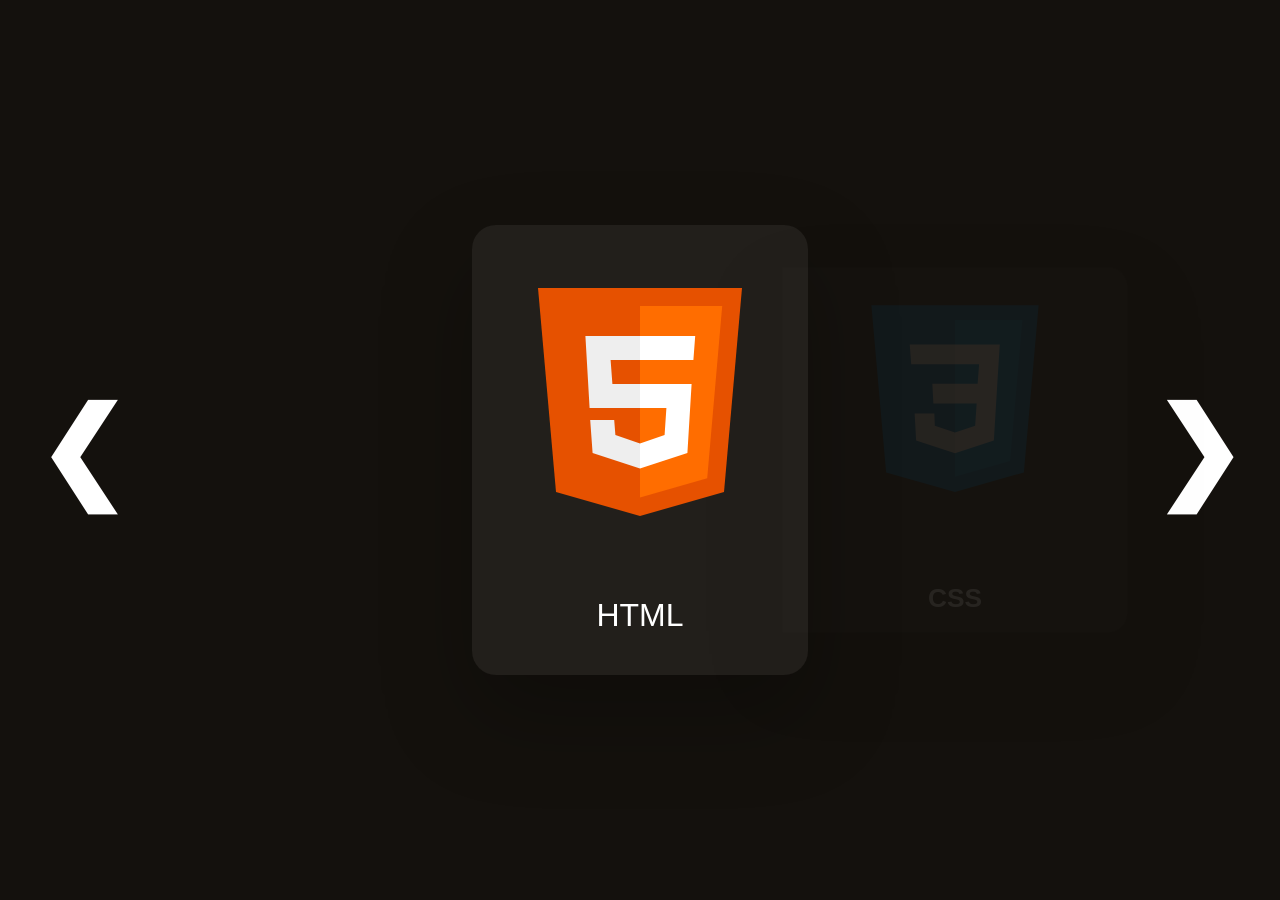
<file: index.html>
<!doctype html>
<html lang="en">

<head>
  <meta charset="UTF-8" />
  <meta name="viewport" content="width=device-width, initial-scale=1.0" />
  <link rel="stylesheet" href="./styles/style.css" />
  <link rel="stylesheet" href="./styles/index.css" />
  <title>Dev-Docs</title>
</head>

<body>
  <div class="slideshow-container">

    <a href="./html-doku.html">
      <div class="mySlides1">
        <svg xmlns="http://www.w3.org/2000/svg" x="0px" y="0px" width="48" height="48" viewBox="0 0 48 48">
          <path fill="#E65100" d="M41,5H7l3,34l14,4l14-4L41,5L41,5z"></path>
          <path fill="#FF6D00" d="M24 8L24 39.9 35.2 36.7 37.7 8z"></path>
          <path fill="#FFF" d="M24,25v-4h8.6l-0.7,11.5L24,35.1v-4.2l4.1-1.4l0.3-4.5H24z M32.9,17l0.3-4H24v4H32.9z">
          </path>
          <path fill="#EEE"
            d="M24,30.9v4.2l-7.9-2.6L15.7,27h4l0.2,2.5L24,30.9z M19.1,17H24v-4h-9.1l0.7,12H24v-4h-4.6L19.1,17z"></path>
        </svg>
        <div class="numbertext toc-col">HTML</div>
      </div>
    </a>

    <a href="./css-doku.html">
      <div class="mySlides1">
        <svg xmlns="http://www.w3.org/2000/svg" x="0px" y="0px" width="48" height="48" viewBox="0 0 48 48">
          <path fill="#0277BD" d="M41,5H7l3,34l14,4l14-4L41,5L41,5z"></path>
          <path fill="#039BE5" d="M24 8L24 39.9 35.2 36.7 37.7 8z"></path>
          <path fill="#FFF"
            d="M33.1 13L24 13 24 17 28.9 17 28.6 21 24 21 24 25 28.4 25 28.1 29.5 24 30.9 24 35.1 31.9 32.5 32.6 21 32.6 21z">
          </path>
          <path fill="#EEE"
            d="M24,13v4h-8.9l-0.3-4H24z M19.4,21l0.2,4H24v-4H19.4z M19.8,27h-4l0.3,5.5l7.9,2.6v-4.2l-4.1-1.4L19.8,27z">
          </path>
        </svg>
        <div class="numbertext toc-col">CSS</div>
      </div>
    </a>

    <a href="./typescript-doku.html">
      <div class="mySlides1">
        <svg xmlns="http://www.w3.org/2000/svg" x="0px" y="0px" width="188" height="188" viewBox="0 0 48 48">
          <rect width="36" height="36" x="6" y="6" fill="#1976d2"></rect>
          <polygon fill="#fff"
            points="27.49,22 14.227,22 14.227,25.264 18.984,25.264 18.984,40 22.753,40 22.753,25.264 27.49,25.264">
          </polygon>
          <path fill="#fff"
            d="M39.194,26.084c0,0-1.787-1.192-3.807-1.192s-2.747,0.96-2.747,1.986 c0,2.648,7.381,2.383,7.381,7.712c0,8.209-11.254,4.568-11.254,4.568V35.22c0,0,2.152,1.622,4.733,1.622s2.483-1.688,2.483-1.92 c0-2.449-7.315-2.449-7.315-7.878c0-7.381,10.658-4.469,10.658-4.469L39.194,26.084z">
          </path>
        </svg>
        <div class="numbertext toc-col">Typescript</div>
      </div>
    </a>

    <a href="./angular-doku.html">
      <div class="mySlides1">
        <svg xmlns="http://www.w3.org/2000/svg" x="0px" y="0px" width="188" height="188" viewBox="0 0 48 48">
          <path fill="#bdbdbd" d="M23.933 2L3 9.285 6.308 36.408 23.955 46 41.693 36.278 45 9.156z"></path>
          <path fill="#b71c1c" d="M42.818 10.527L24 4.135 24 43.695 39.832 35.017z"></path>
          <path fill="#dd2c00" d="M23.941 4.115L5.181 10.644 8.168 35.143 23.951 43.721 24 43.695 24 4.135z"></path>
          <path fill="#bdbdbd" d="M24 5.996L24 15.504 32.578 34 36.987 34z"></path>
          <path fill="#eee" d="M11.013 34L15.422 34 24 15.504 24 5.996z"></path>
          <path fill="#bdbdbd" d="M24 24H30V28H24z"></path>
          <path fill="#eee" d="M18 24H24V28H18z"></path>
        </svg>
        <div class="numbertext toc-col nav-item">Angular</div>
      </div>
    </a>

    <a href="./javascript-doku.html">
      <div class="mySlides1">
        <svg xmlns="http://www.w3.org/2000/svg" x="0px" y="0px" width="188" height="188" viewBox="0 0 48 48">
          <path fill="#ffd600" d="M6,42V6h36v36H6z"></path>
          <path fill="#000001"
            d="M29.538 32.947c.692 1.124 1.444 2.201 3.037 2.201 1.338 0 2.04-.665 2.04-1.585 0-1.101-.726-1.492-2.198-2.133l-.807-.344c-2.329-.988-3.878-2.226-3.878-4.841 0-2.41 1.845-4.244 4.728-4.244 2.053 0 3.528.711 4.592 2.573l-2.514 1.607c-.553-.988-1.151-1.377-2.078-1.377-.946 0-1.545.597-1.545 1.377 0 .964.6 1.354 1.985 1.951l.807.344C36.452 29.645 38 30.839 38 33.523 38 36.415 35.716 38 32.65 38c-2.999 0-4.702-1.505-5.65-3.368L29.538 32.947zM17.952 33.029c.506.906 1.275 1.603 2.381 1.603 1.058 0 1.667-.418 1.667-2.043V22h3.333v11.101c0 3.367-1.953 4.899-4.805 4.899-2.577 0-4.437-1.746-5.195-3.368L17.952 33.029z">
          </path>
        </svg>
        <div class="numbertext toc-col nav-item">JavaScript</div>
      </div>
    </a>




    <a href="./python-doku.html">
      <div class="mySlides1">
        <svg xmlns="http://www.w3.org/2000/svg" x="0px" y="0px" width="96" height="96" viewBox="0 0 48 48">
          <path fill="#0277BD"
            d="M24.047,5c-1.555,0.005-2.633,0.142-3.936,0.367c-3.848,0.67-4.549,2.077-4.549,4.67V14h9v2H15.22h-4.35c-2.636,0-4.943,1.242-5.674,4.219c-0.826,3.417-0.863,5.557,0,9.125C5.851,32.005,7.294,34,9.931,34h3.632v-5.104c0-2.966,2.686-5.896,5.764-5.896h7.236c2.523,0,5-1.862,5-4.377v-8.586c0-2.439-1.759-4.263-4.218-4.672C27.406,5.359,25.589,4.994,24.047,5z M19.063,9c0.821,0,1.5,0.677,1.5,1.502c0,0.833-0.679,1.498-1.5,1.498c-0.837,0-1.5-0.664-1.5-1.498C17.563,9.68,18.226,9,19.063,9z">
          </path>
          <path fill="#FFC107"
            d="M23.078,43c1.555-0.005,2.633-0.142,3.936-0.367c3.848-0.67,4.549-2.077,4.549-4.67V34h-9v-2h9.343h4.35c2.636,0,4.943-1.242,5.674-4.219c0.826-3.417,0.863-5.557,0-9.125C41.274,15.995,39.831,14,37.194,14h-3.632v5.104c0,2.966-2.686,5.896-5.764,5.896h-7.236c-2.523,0-5,1.862-5,4.377v8.586c0,2.439,1.759,4.263,4.218,4.672C19.719,42.641,21.536,43.006,23.078,43z M28.063,39c-0.821,0-1.5-0.677-1.5-1.502c0-0.833,0.679-1.498,1.5-1.498c0.837,0,1.5,0.664,1.5,1.498C29.563,38.32,28.899,39,28.063,39z">
          </path>
        </svg>
        <div class="numbertext toc-col nav-item">Python</div>
      </div>
    </a>



    <a class="prev" onclick="plusSlides(-1)">&#10094;</a>
    <a class="next" onclick="plusSlides(1)">&#10095;</a>

  </div>







  <script>
    let slideIndex = 1;
    showSlides(slideIndex);

    function plusSlides(n) {
      showSlides(slideIndex += n);
    }

    function showSlides(n) {
      let slides = document.getElementsByClassName("mySlides1");
      if (n > slides.length) { slideIndex = 1; }
      if (n < 1) { slideIndex = slides.length; }

      let current = slideIndex - 1;
      let prev = (current - 1 + slides.length) % slides.length;
      let next = (current + 1) % slides.length;

      for (let i = 0; i < slides.length; i++) {
        slides[i].classList.remove("active", "prev", "next", "hidden");
        slides[i].style.display = "block";

        if (i === current) {
          slides[i].classList.add("active");
        } else if (i === prev) {
          slides[i].classList.add("prev");
        } else if (i === next) {
          slides[i].classList.add("next");
        } else {
          slides[i].classList.add("hidden");
        }
      }
    }

    let touchStartX = 0;
    let touchEndX = 0;

    const slideshow = document.querySelector(".slideshow-container");

    slideshow.addEventListener("touchstart", (e) => {
      touchStartX = e.changedTouches[0].screenX;
    }, { passive: true });

    slideshow.addEventListener("touchend", (e) => {
      touchEndX = e.changedTouches[0].screenX;
      handleSwipe();
    }, { passive: true });

    function handleSwipe() {
      const delta = touchEndX - touchStartX;
      const minDistance = 50; // Mindest-Wischdistanz in px
      if (Math.abs(delta) < minDistance) return; // Tap ignorieren
      if (delta < 0) {
        plusSlides(1);   // nach links gewischt → nächste
      } else {
        plusSlides(-1);  // nach rechts gewischt → vorherige
      }
    }

  </script>
</body>

</html>
</file>
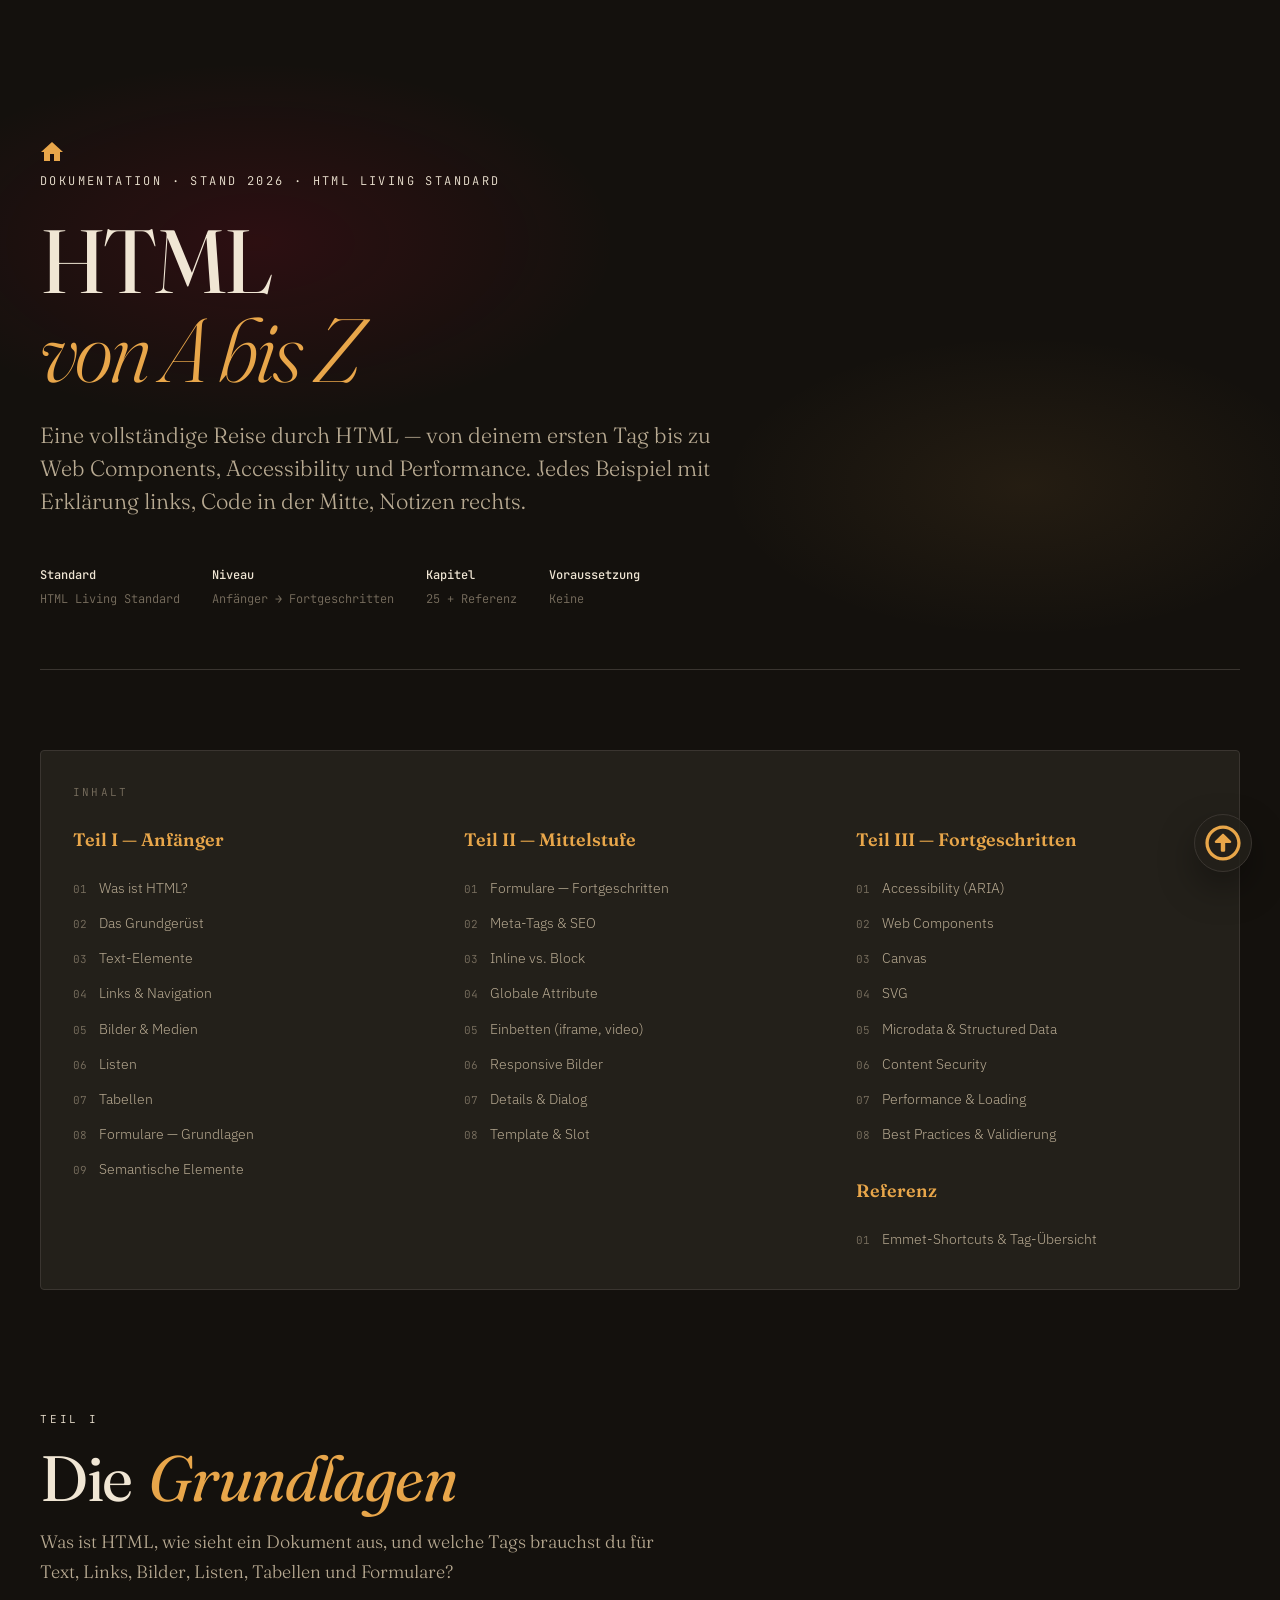
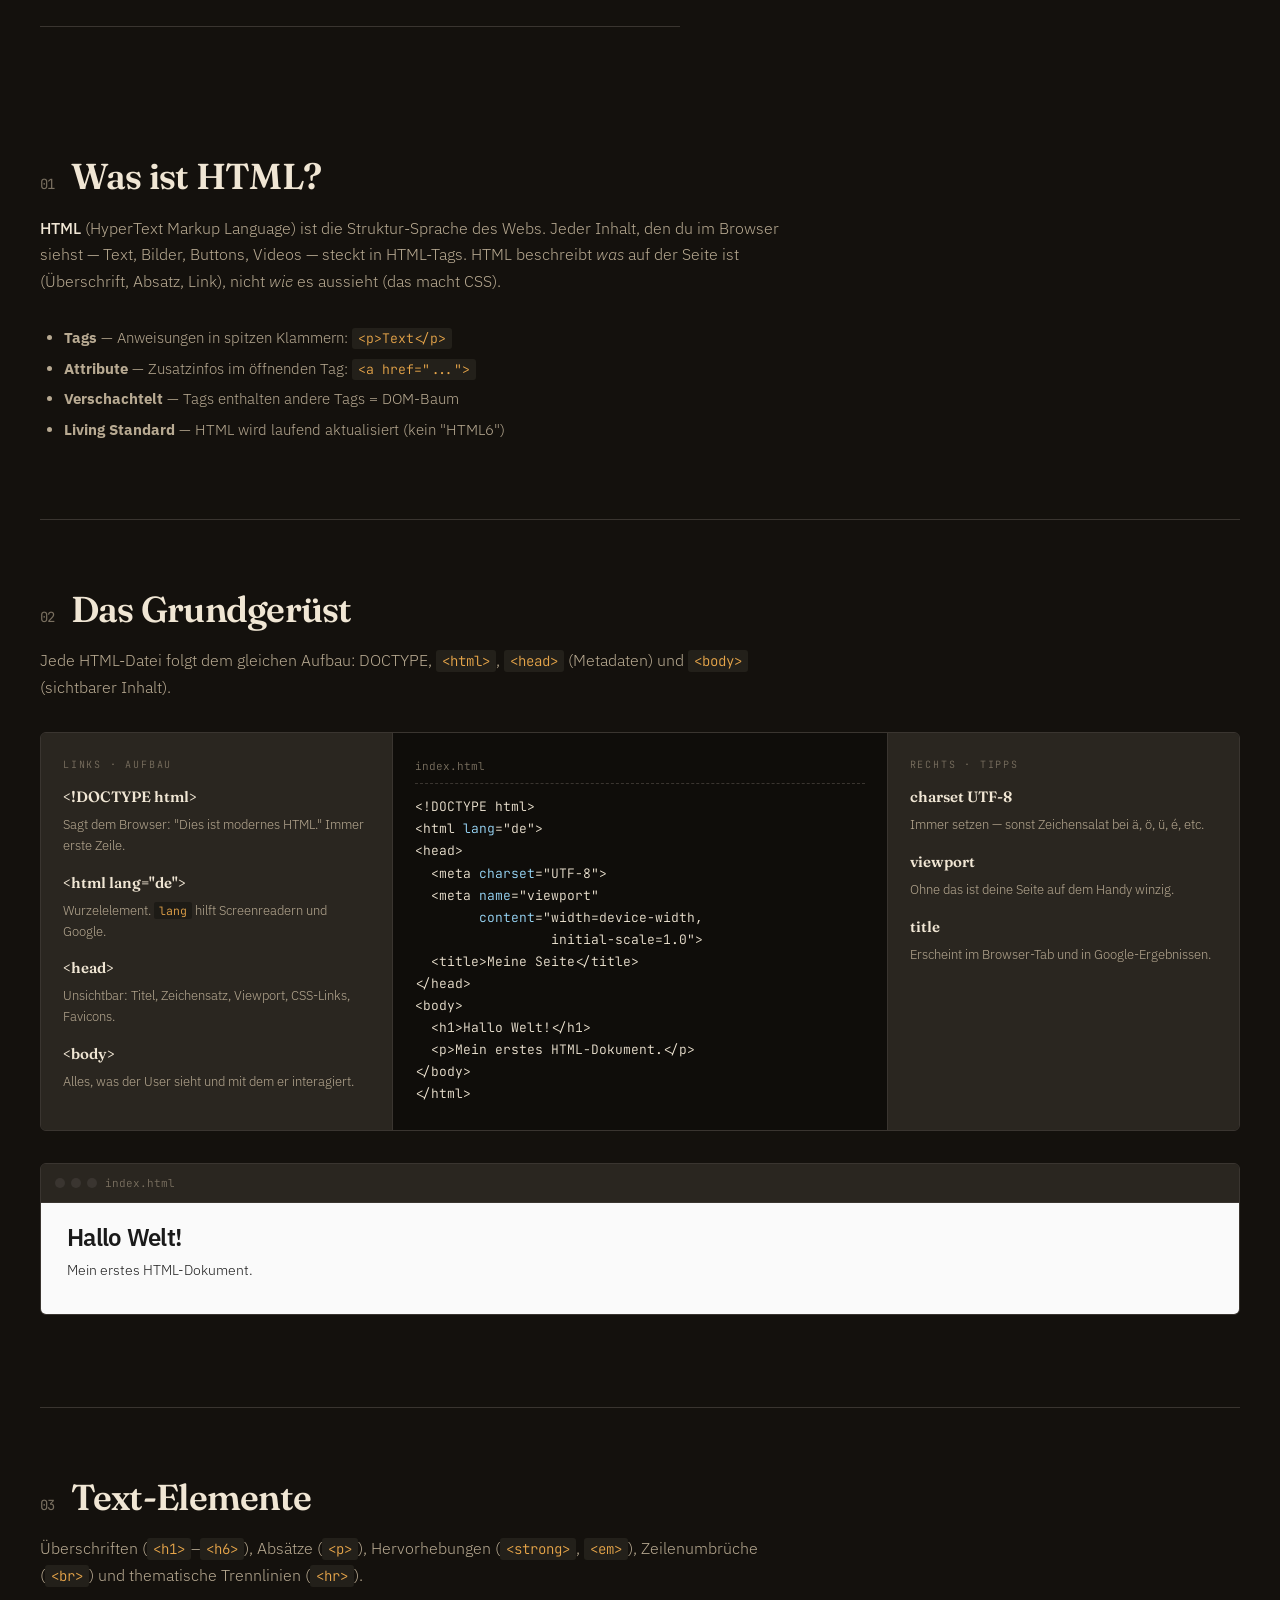
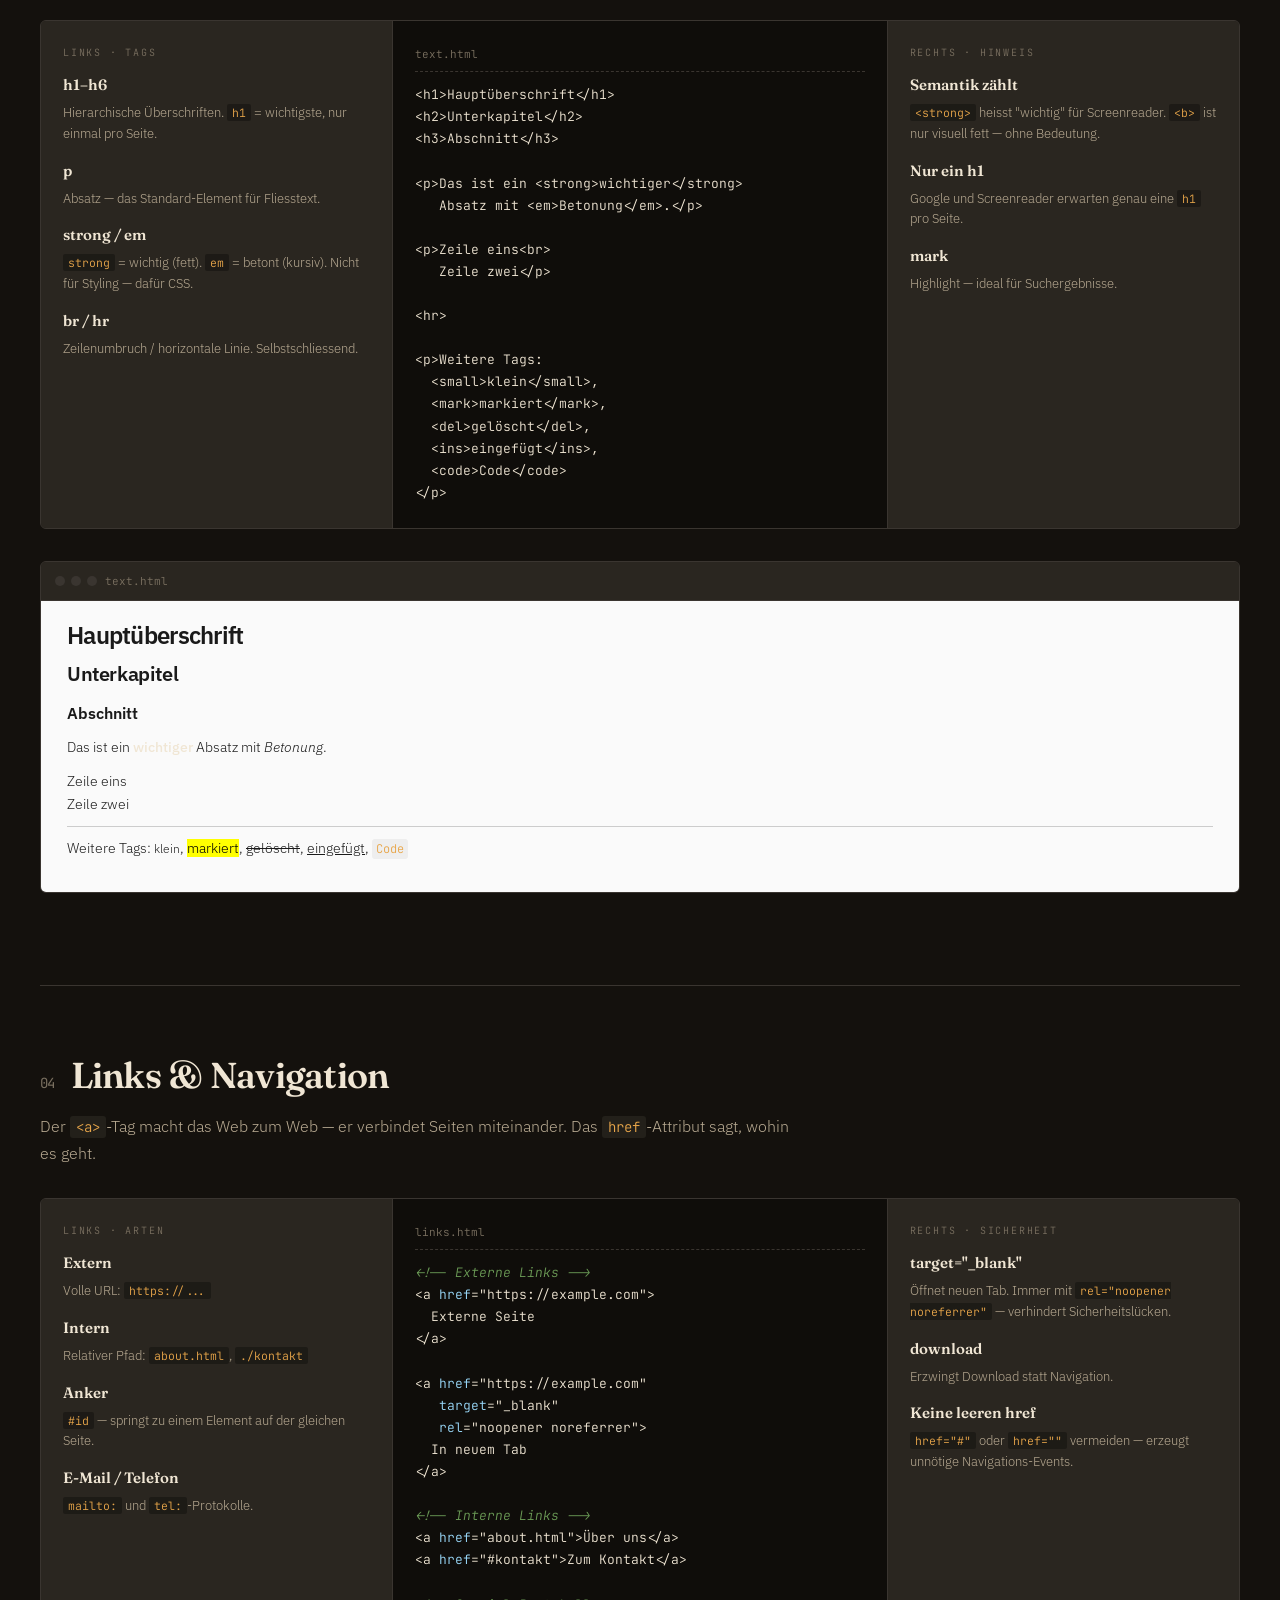
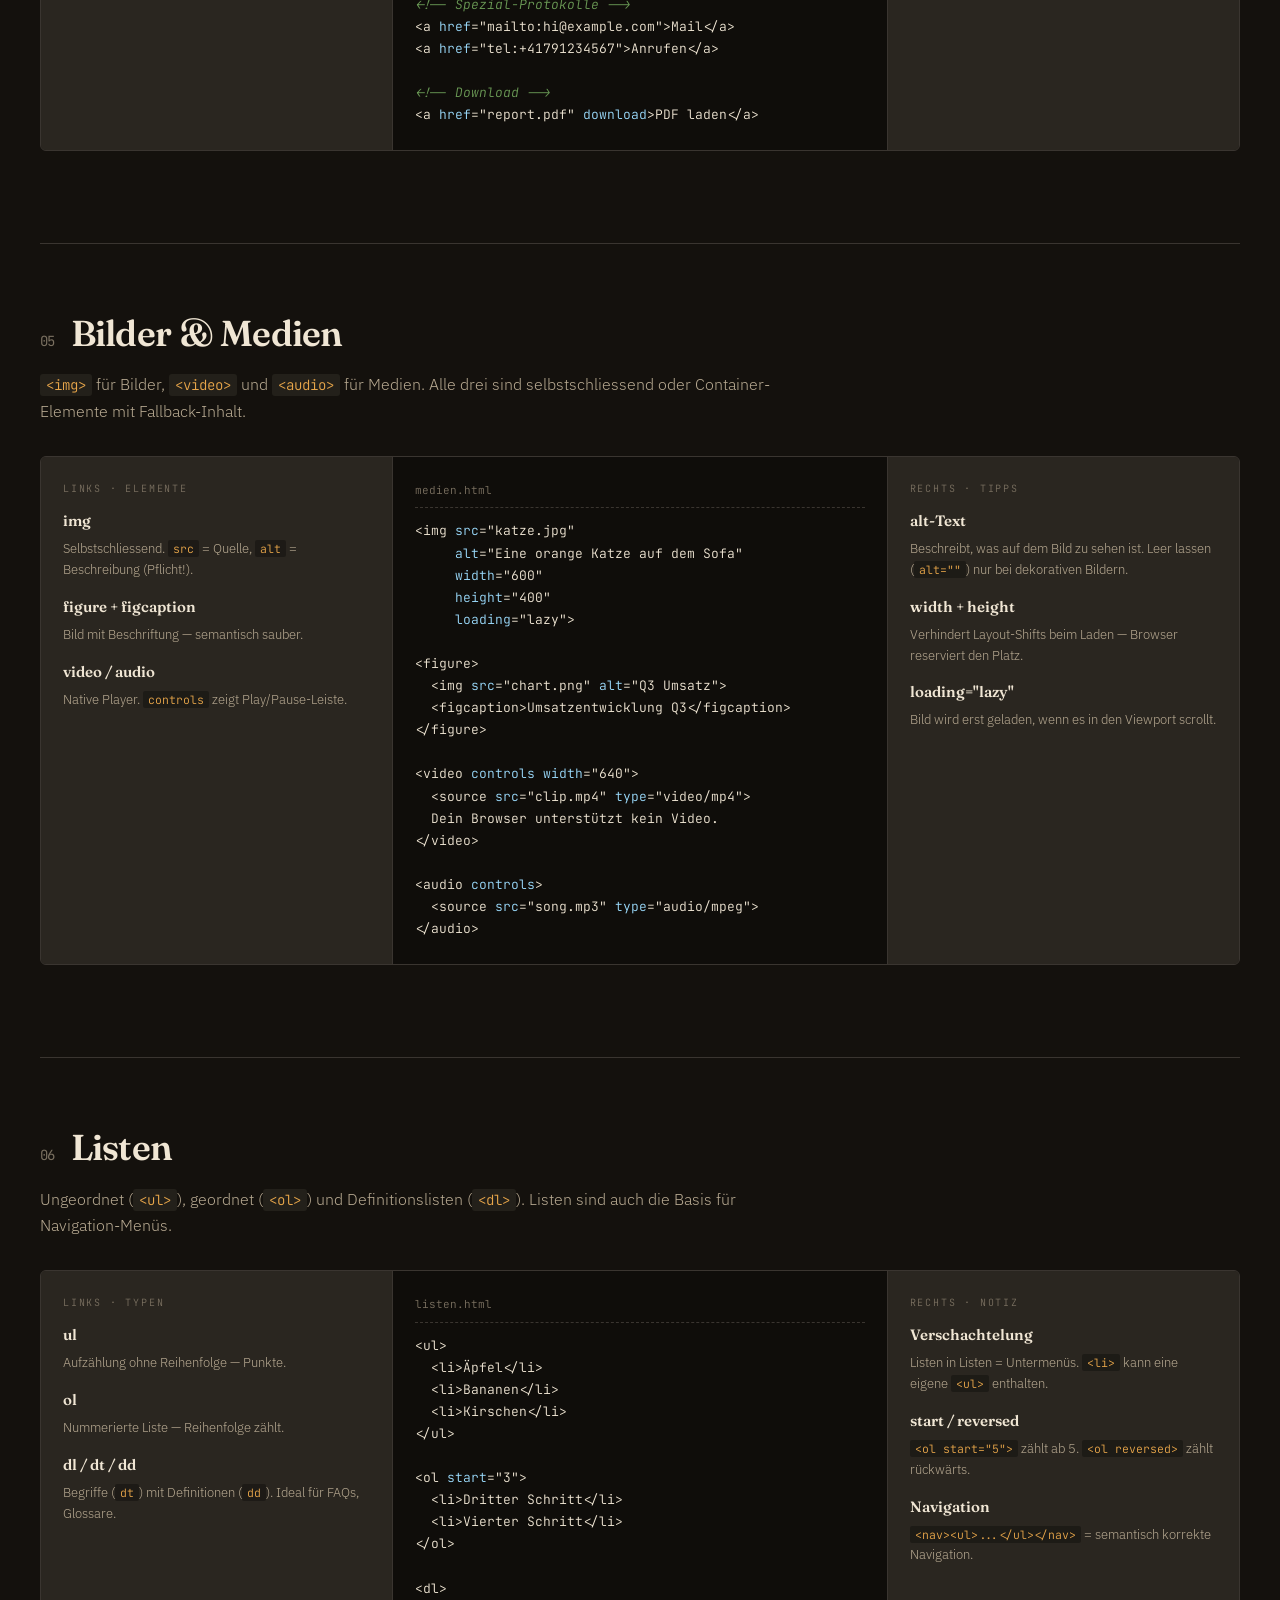
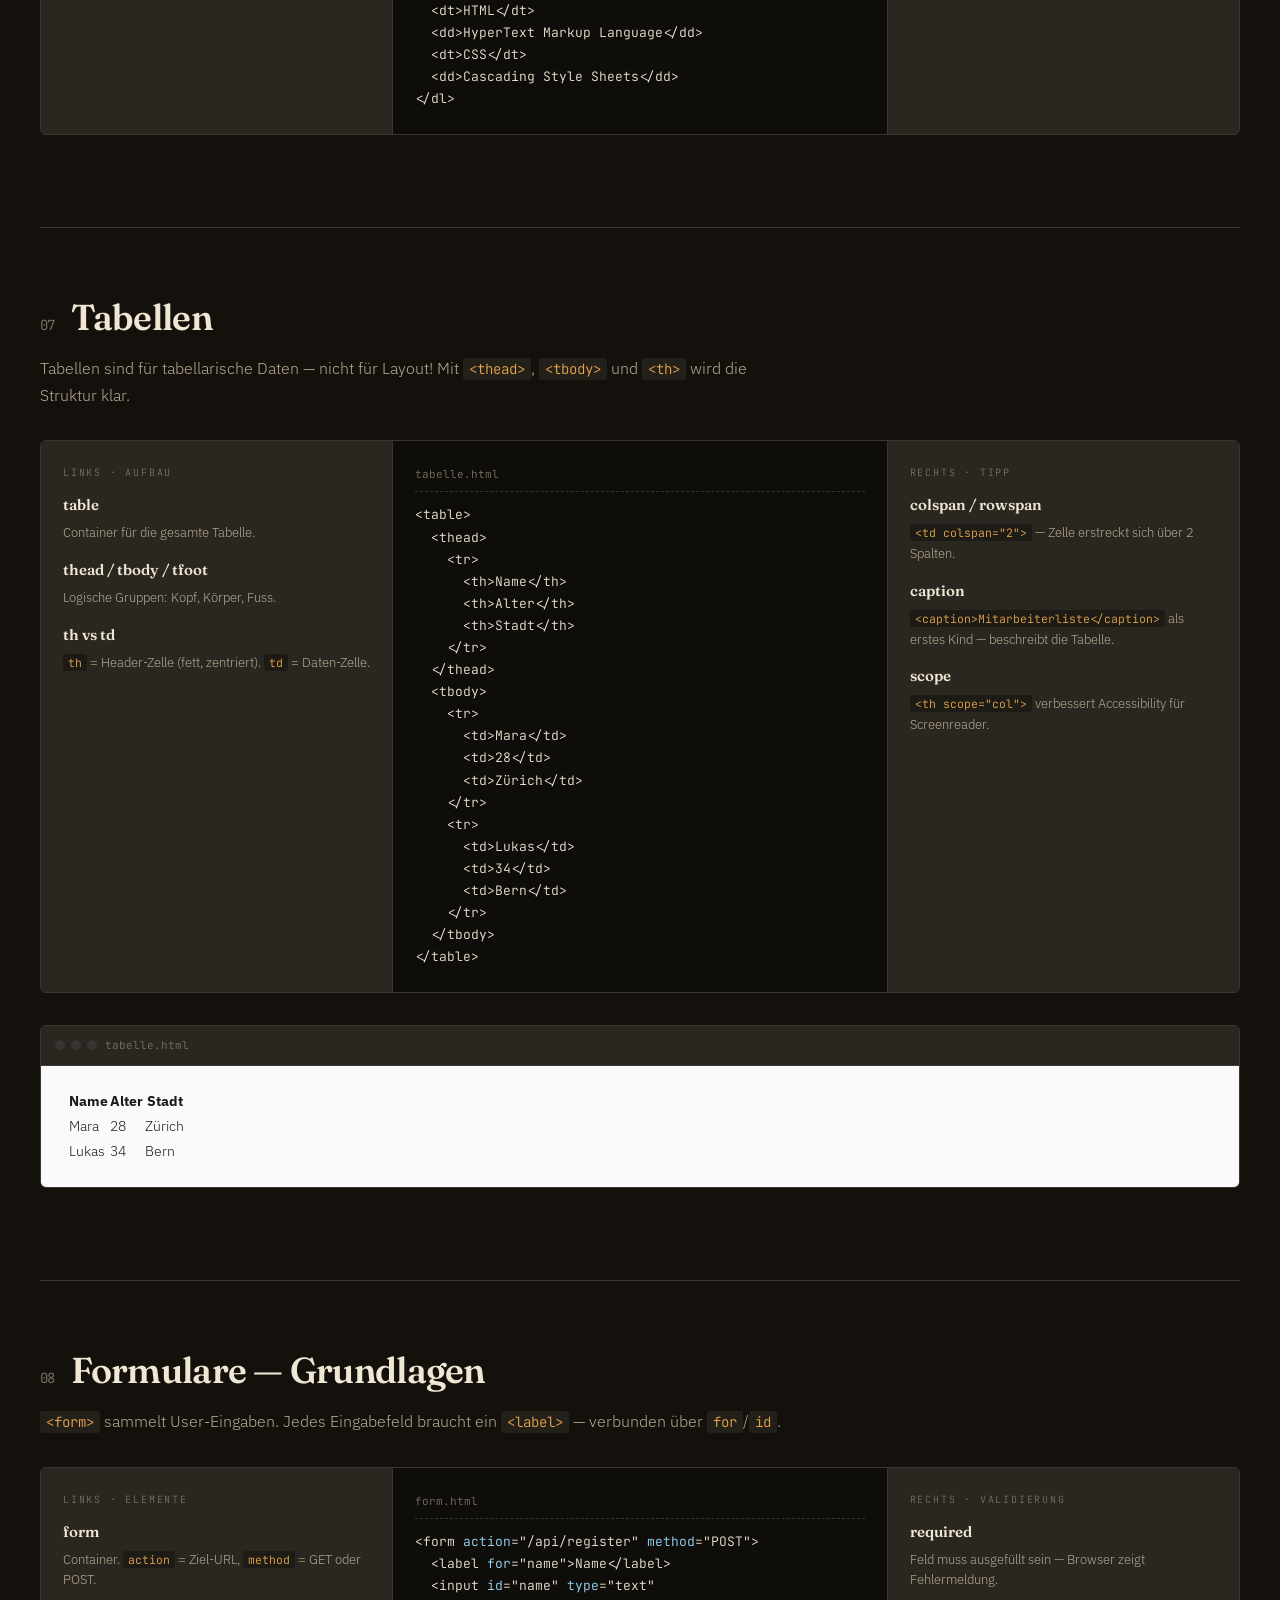
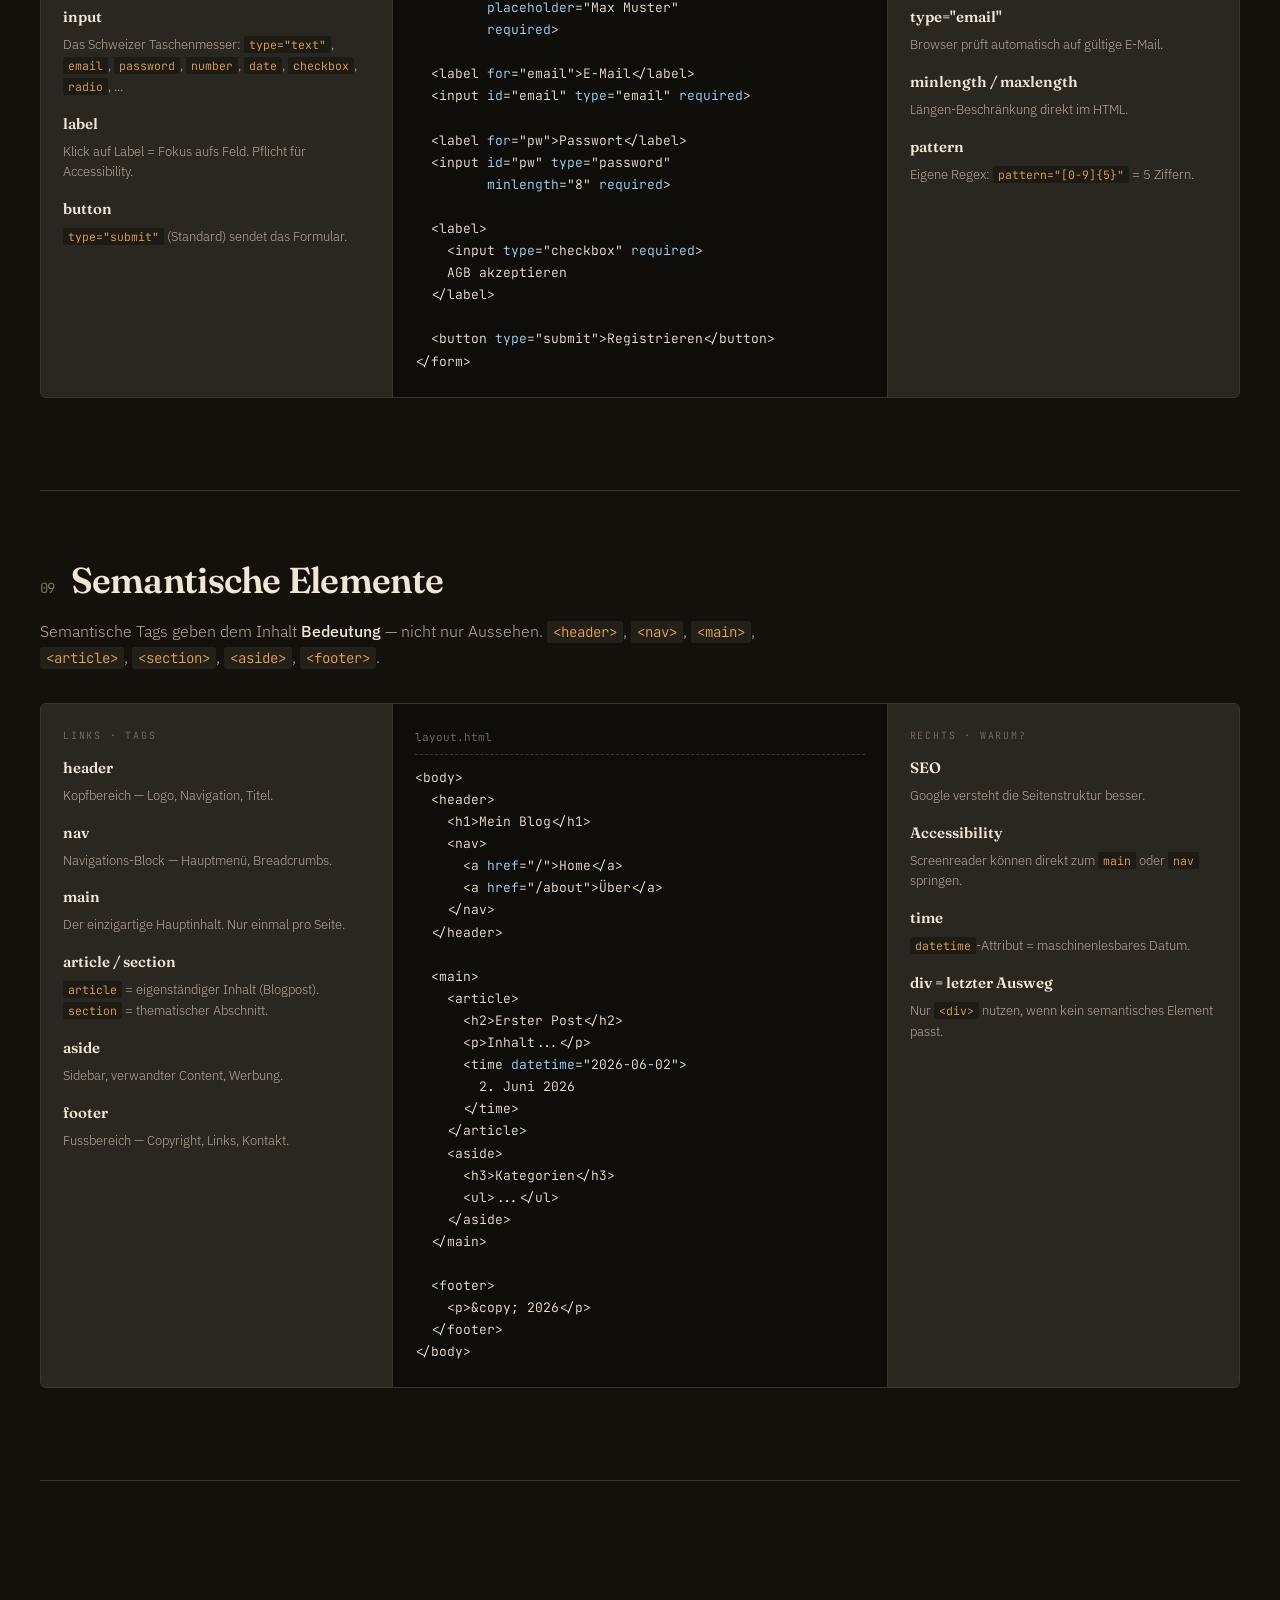
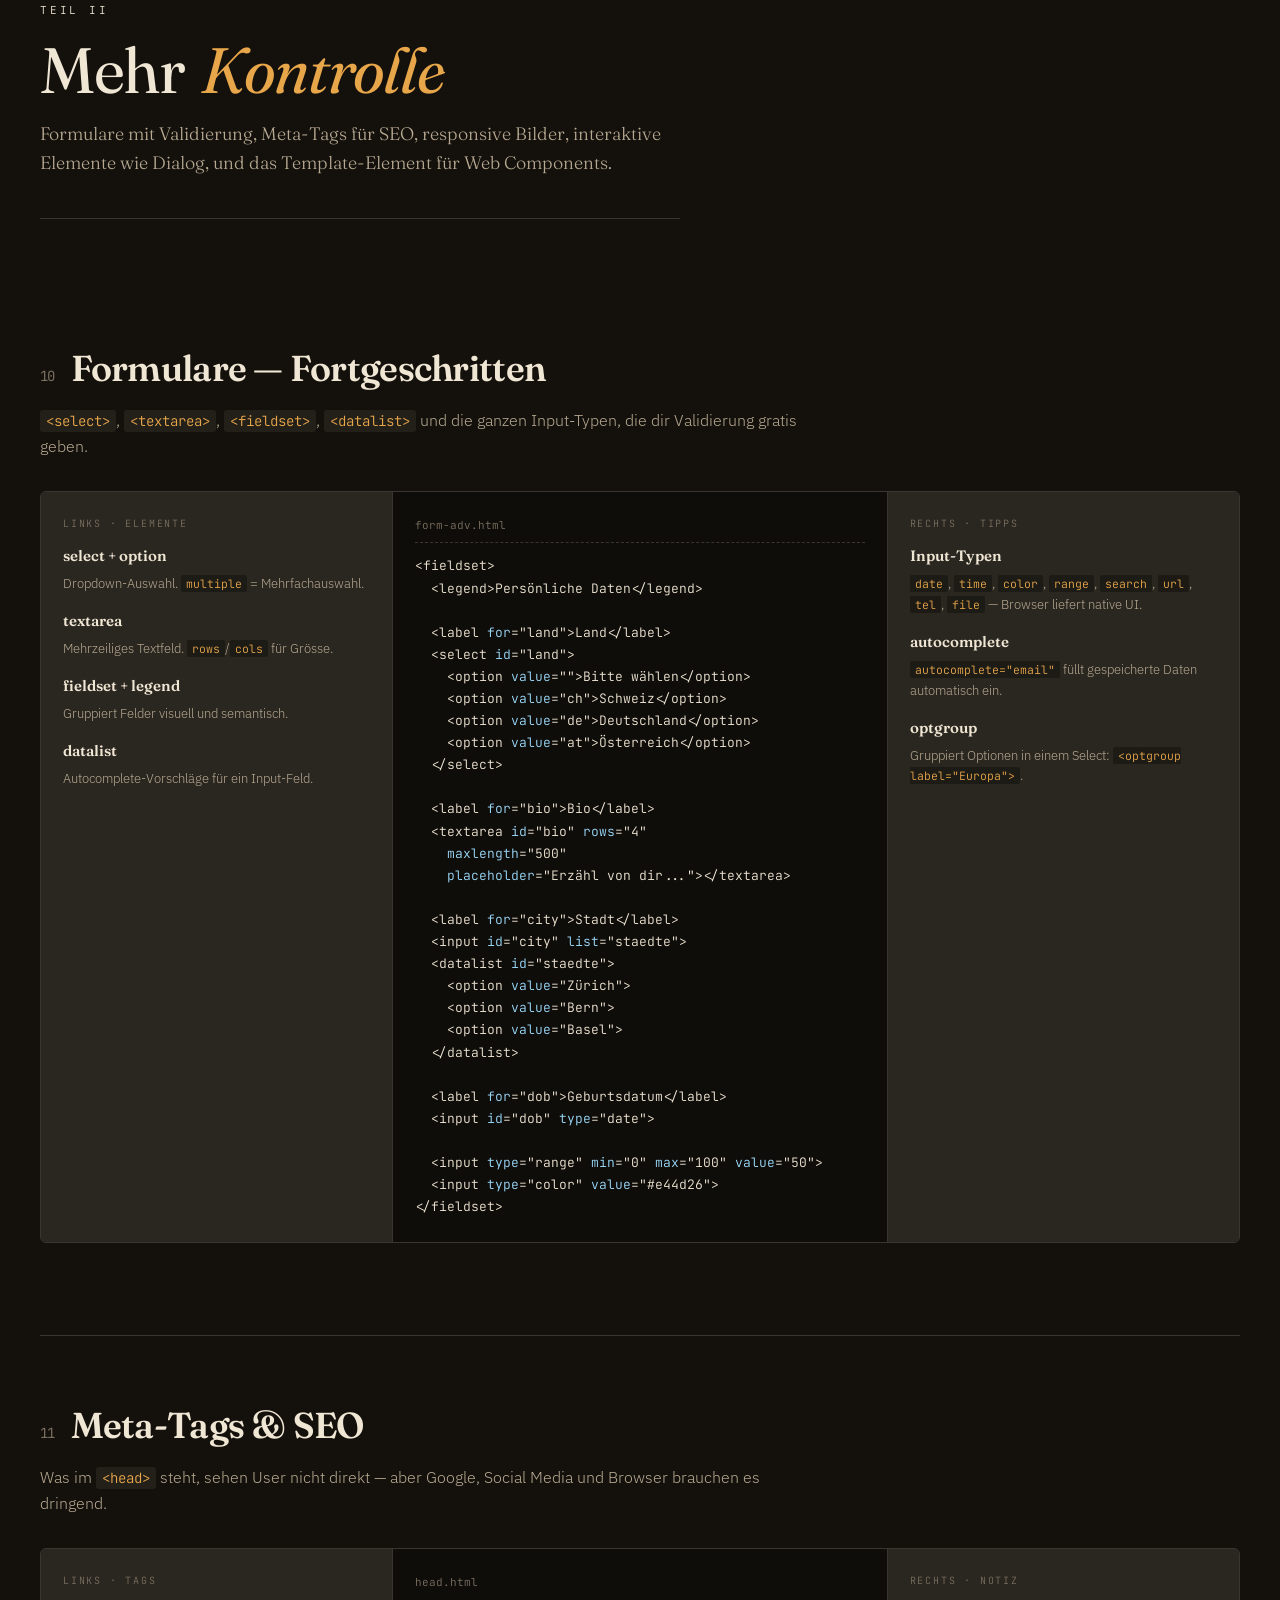
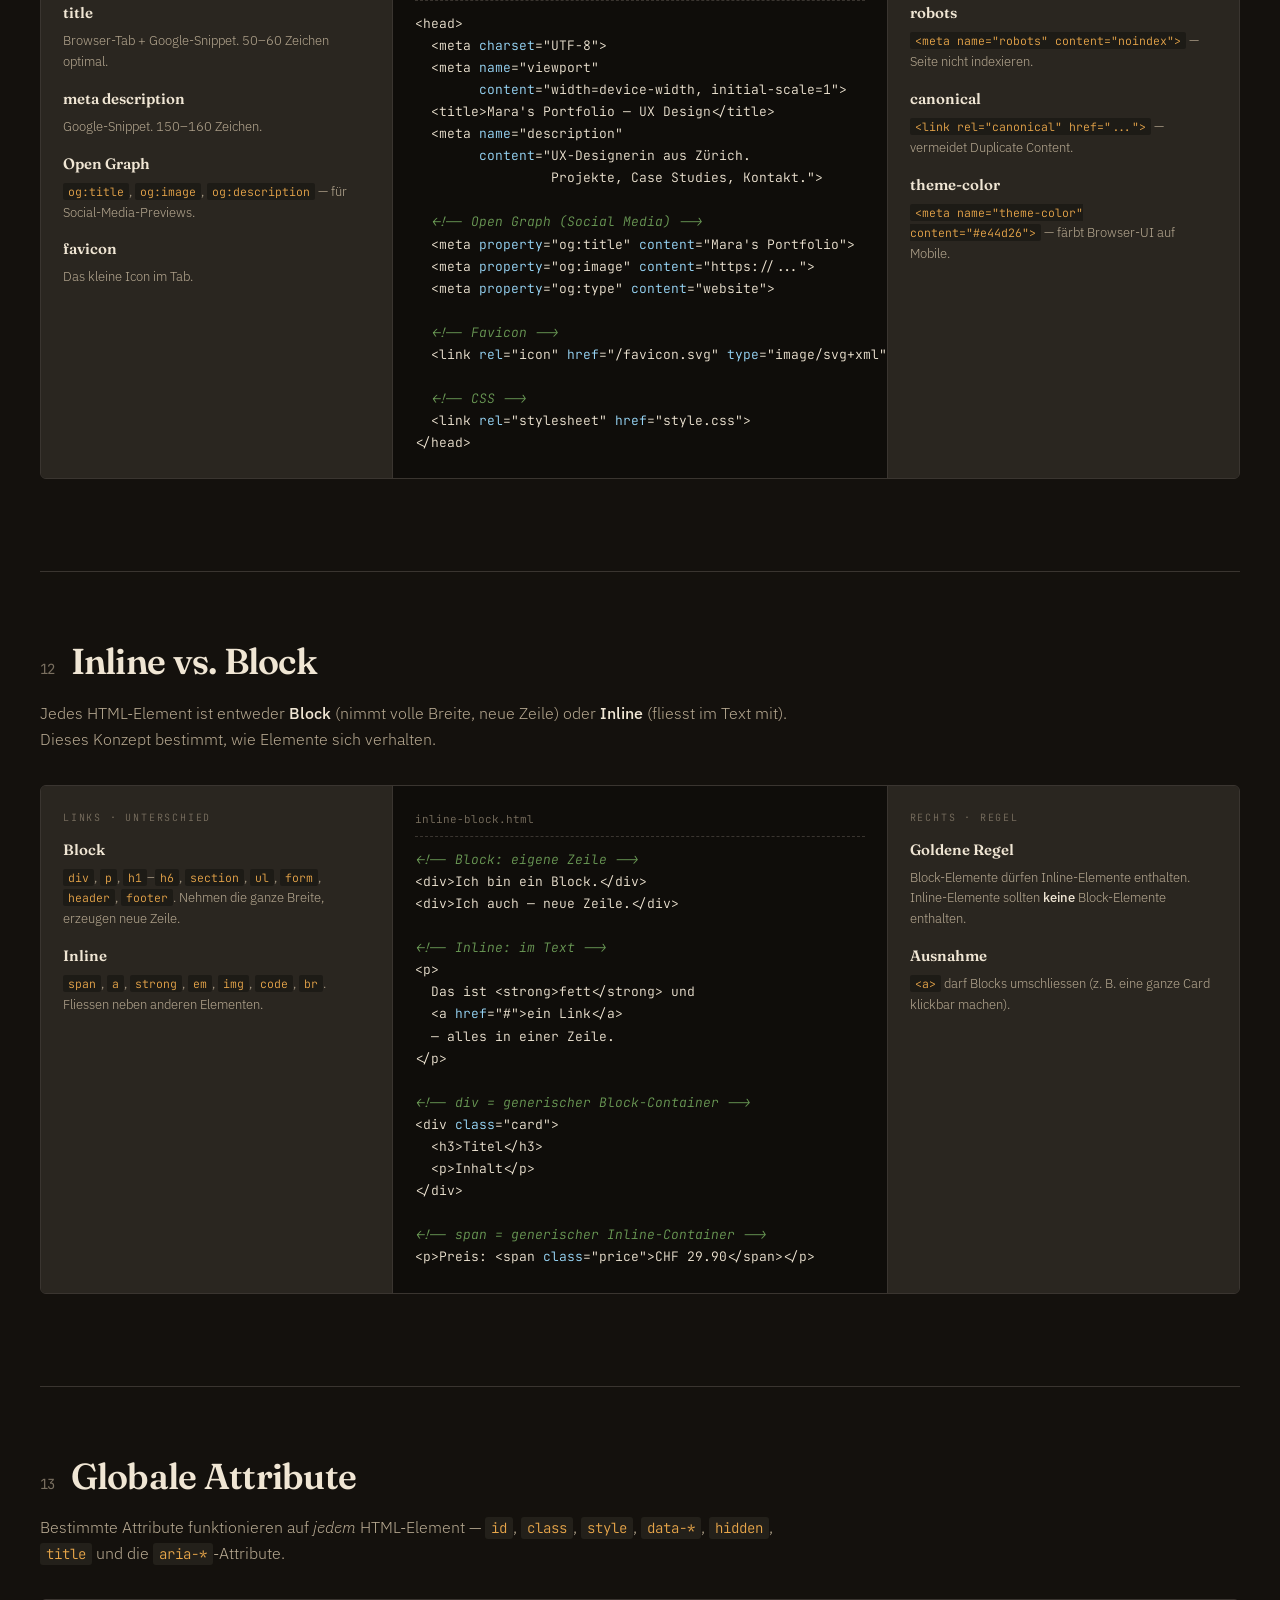
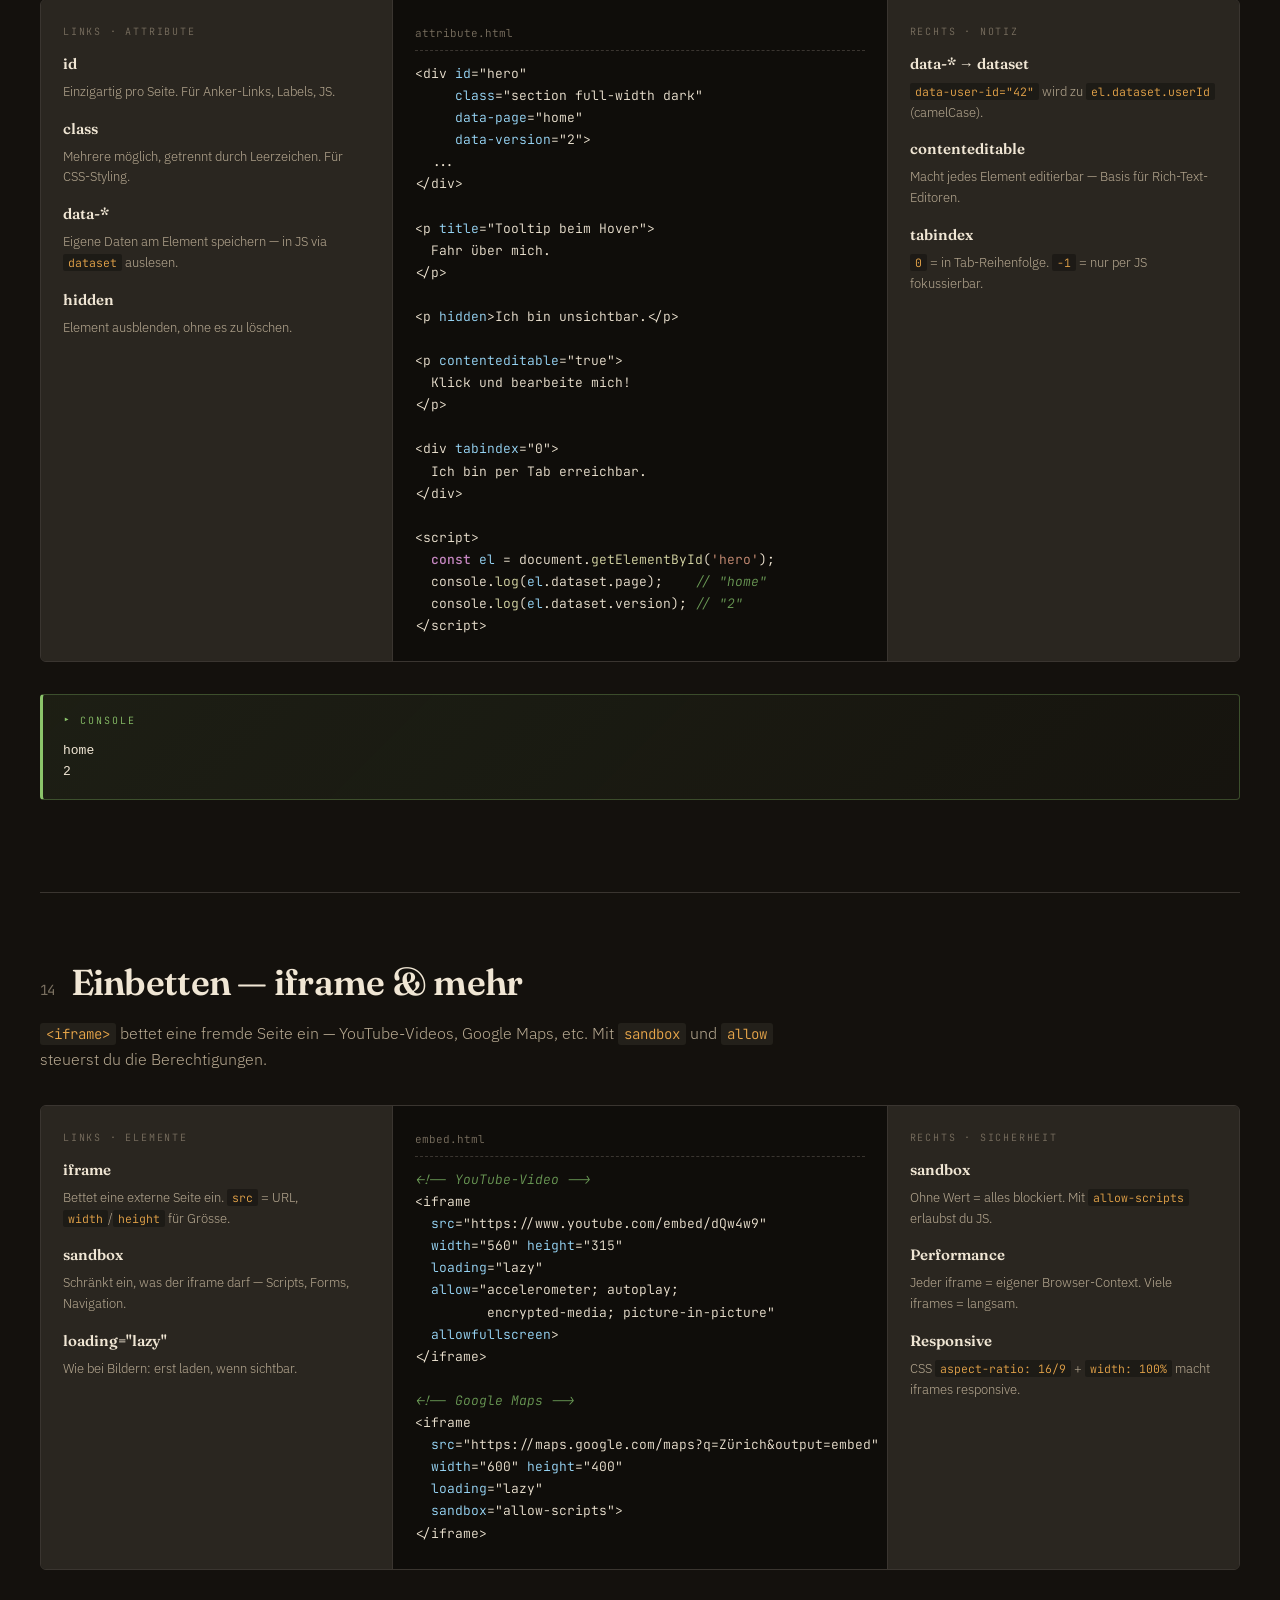
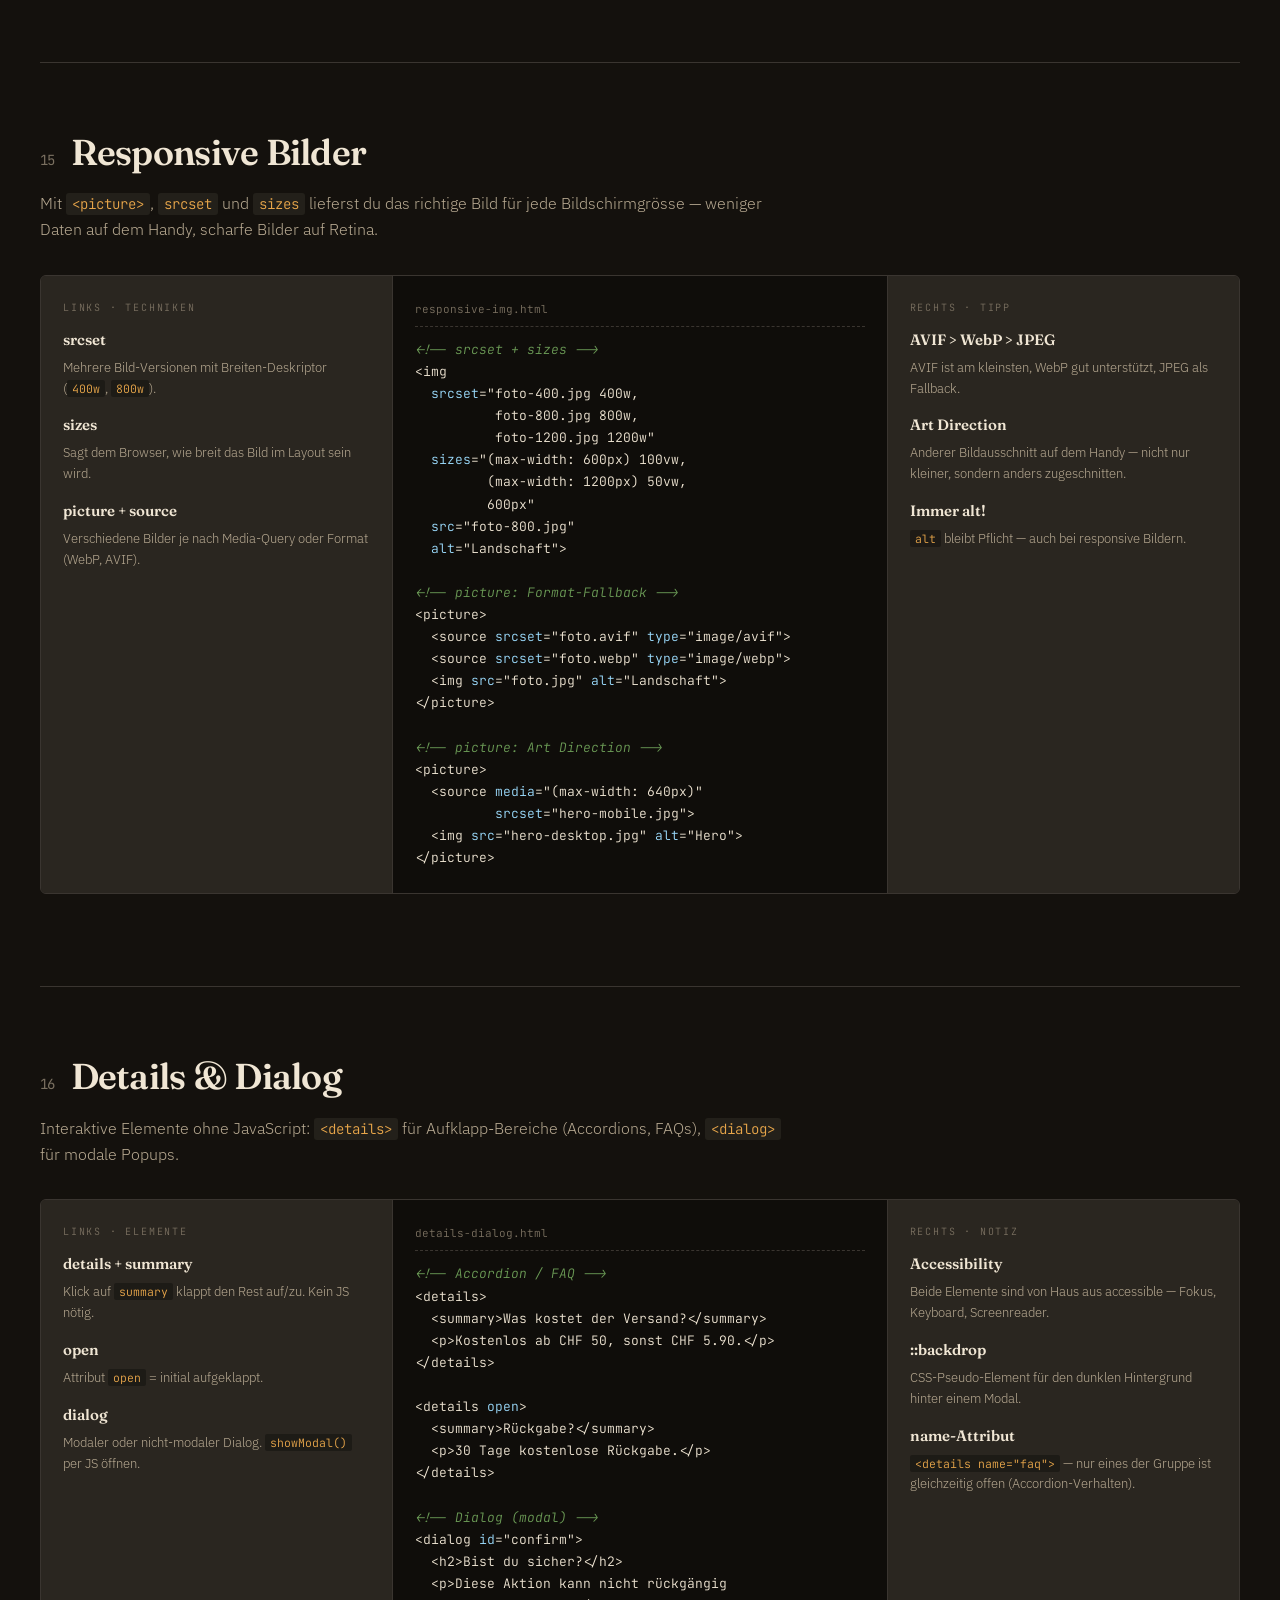
<file: html-doku.html>
<!DOCTYPE html>
<html lang="de">

<head>
  <meta charset="UTF-8">
  <meta name="viewport" content="width=device-width, initial-scale=1.0">
  <title>HTML — Vom Anfänger zum Fortgeschrittenen</title>
  <link rel="preconnect" href="https://fonts.googleapis.com">
  <link rel="preconnect" href="https://fonts.gstatic.com" crossorigin>
  <link
    href="https://fonts.googleapis.com/css2?family=Fraunces:opsz,wght@9..144,400;9..144,600;9..144,800&family=IBM+Plex+Sans:wght@300;400;500;600&family=JetBrains+Mono:wght@400;500;700&display=swap"
    rel="stylesheet">
  <link rel="stylesheet" href="./styles/style.css">
</head>

<body>
  <div class="page">

    <a class="back-to-top" href="#top" aria-label="Nach oben">
      <svg xmlns="http://www.w3.org/2000/svg" height="58px" viewBox="0 0 640 640">
        <path fill="rgb(232, 166, 73)"
          d="M320 112C434.9 112 528 205.1 528 320C528 434.9 434.9 528 320 528C205.1 528 112 434.9 112 320C112 205.1 205.1 112 320 112zM320 576C461.4 576 576 461.4 576 320C576 178.6 461.4 64 320 64C178.6 64 64 178.6 64 320C64 461.4 178.6 576 320 576zM331.3 188.7C325.1 182.5 314.9 182.5 308.7 188.7L204.7 292.7C200.1 297.3 198.8 304.2 201.2 310.1C203.6 316 209.5 320 216 320L288 320L288 424C288 437.3 298.7 448 312 448L328 448C341.3 448 352 437.3 352 424L352 320L424 320C430.5 320 436.3 316.1 438.8 310.1C441.3 304.1 439.9 297.2 435.3 292.7L331.3 188.7z" />
      </svg>
    </a>


    <header class="hero">
      <a href="../index.html">
        <svg xmlns="http://www.w3.org/2000/svg" x="0px" y="0px" width="24" height="24" viewBox="0,0,256,256">
          <g fill="#e8a64a" fill-rule="nonzero" stroke="none" stroke-width="1" stroke-linecap="butt"
            stroke-linejoin="miter" stroke-miterlimit="10" stroke-dasharray="" stroke-dashoffset="0" font-family="none"
            font-weight="none" font-size="none" text-anchor="none" style="mix-blend-mode: normal">
            <g transform="scale(10.66667,10.66667)">
              <path d="M12,2.09961l-11,9.90039h3v9h6v-7h4v7h6v-9h3z"></path>
            </g>
          </g>
        </svg>
      </a>

      <div class="eyebrow">Dokumentation · Stand 2026 · HTML Living Standard</div>
      <h1>HTML<br><em>von A bis Z</em></h1>
      <p class="lede">Eine vollständige Reise durch HTML — von deinem ersten Tag bis zu Web Components, Accessibility
        und Performance. Jedes Beispiel mit Erklärung links, Code in der Mitte, Notizen rechts.</p>
      <div class="meta">
        <span><strong>Standard</strong>HTML Living Standard</span>
        <span><strong>Niveau</strong>Anfänger → Fortgeschritten</span>
        <span><strong>Kapitel</strong>25 + Referenz</span>
        <span><strong>Voraussetzung</strong>Keine</span>
      </div>
    </header>

    <nav class="toc">
      <div class="toc-title">Inhalt</div>
      <div class="toc-grid">
        <div class="toc-col">
          <h4>Teil I — Anfänger</h4>
          <ol>
            <li><a href="#was-ist-html">Was ist HTML?</a></li>
            <li><a href="#grundgeruest">Das Grundgerüst</a></li>
            <li><a href="#text">Text-Elemente</a></li>
            <li><a href="#links">Links &amp; Navigation</a></li>
            <li><a href="#bilder">Bilder &amp; Medien</a></li>
            <li><a href="#listen">Listen</a></li>
            <li><a href="#tabellen">Tabellen</a></li>
            <li><a href="#formulare">Formulare — Grundlagen</a></li>
            <li><a href="#semantik">Semantische Elemente</a></li>
          </ol>
        </div>
        <div class="toc-col">
          <h4>Teil II — Mittelstufe</h4>
          <ol>
            <li><a href="#forms-adv">Formulare — Fortgeschritten</a></li>
            <li><a href="#meta">Meta-Tags &amp; SEO</a></li>
            <li><a href="#inline-block">Inline vs. Block</a></li>
            <li><a href="#attribute">Globale Attribute</a></li>
            <li><a href="#einbetten">Einbetten (iframe, video)</a></li>
            <li><a href="#responsive-img">Responsive Bilder</a></li>
            <li><a href="#details-dialog">Details &amp; Dialog</a></li>
            <li><a href="#template-slot">Template &amp; Slot</a></li>
          </ol>
        </div>
        <div class="toc-col">
          <h4>Teil III — Fortgeschritten</h4>
          <ol>
            <li><a href="#a11y">Accessibility (ARIA)</a></li>
            <li><a href="#web-components">Web Components</a></li>
            <li><a href="#canvas">Canvas</a></li>
            <li><a href="#svg">SVG</a></li>
            <li><a href="#microdata">Microdata &amp; Structured Data</a></li>
            <li><a href="#security">Content Security</a></li>
            <li><a href="#performance">Performance &amp; Loading</a></li>
            <li><a href="#best-practices">Best Practices &amp; Validierung</a></li>
          </ol>
          <h4 style="margin-top:24px;">Referenz</h4>
          <ol>
            <li><a href="#ref">Emmet-Shortcuts &amp; Tag-Übersicht</a></li>
          </ol>
        </div>
      </div>
    </nav>

    <!-- ==================== TEIL I ==================== -->
    <div class="part">
      <div class="part-label">Teil I</div>
      <h2 class="part-title">Die <em>Grundlagen</em></h2>
      <p class="part-desc">Was ist HTML, wie sieht ein Dokument aus, und welche Tags brauchst du für Text, Links,
        Bilder, Listen, Tabellen und Formulare?</p>
    </div>

    <!-- 01 -->
    <section id="was-ist-html">
      <h2><span class="num">01</span> Was ist HTML?</h2>
      <p class="section-intro"><strong>HTML</strong> (HyperText Markup Language) ist die Struktur-Sprache des Webs.
        Jeder Inhalt, den du im Browser siehst — Text, Bilder, Buttons, Videos — steckt in HTML-Tags. HTML beschreibt
        <em>was</em> auf der Seite ist (Überschrift, Absatz, Link), nicht <em>wie</em> es aussieht (das macht CSS).
      </p>
      <ul>
        <li><strong>Tags</strong> — Anweisungen in spitzen Klammern: <code>&lt;p&gt;Text&lt;/p&gt;</code></li>
        <li><strong>Attribute</strong> — Zusatzinfos im öffnenden Tag: <code>&lt;a href="..."&gt;</code></li>
        <li><strong>Verschachtelt</strong> — Tags enthalten andere Tags = DOM-Baum</li>
        <li><strong>Living Standard</strong> — HTML wird laufend aktualisiert (kein "HTML6")</li>
      </ul>
    </section>

    <!-- 02 -->
    <section id="grundgeruest">
      <h2><span class="num">02</span> Das Grundgerüst</h2>
      <p class="section-intro">Jede HTML-Datei folgt dem gleichen Aufbau: DOCTYPE, <code>&lt;html&gt;</code>,
        <code>&lt;head&gt;</code> (Metadaten) und <code>&lt;body&gt;</code> (sichtbarer Inhalt).
      </p>
      <div class="example">
        <div class="ex-side left">
          <span class="ex-label">Links · Aufbau</span>
          <h5>&lt;!DOCTYPE html&gt;</h5>
          <p>Sagt dem Browser: "Dies ist modernes HTML." Immer erste Zeile.</p>
          <h5>&lt;html lang="de"&gt;</h5>
          <p>Wurzelelement. <code>lang</code> hilft Screenreadern und Google.</p>
          <h5>&lt;head&gt;</h5>
          <p>Unsichtbar: Titel, Zeichensatz, Viewport, CSS-Links, Favicons.</p>
          <h5>&lt;body&gt;</h5>
          <p>Alles, was der User sieht und mit dem er interagiert.</p>
        </div>
        <div class="ex-code">
          <div class="filename">index.html</div>
          <pre><span class="tag">&lt;!DOCTYPE html&gt;</span>
<span class="tag">&lt;html</span> <span class="attr">lang</span>=<span class="atv">"de"</span><span class="tag">&gt;</span>
<span class="tag">&lt;head&gt;</span>
  <span class="tag">&lt;meta</span> <span class="attr">charset</span>=<span class="atv">"UTF-8"</span><span class="tag">&gt;</span>
  <span class="tag">&lt;meta</span> <span class="attr">name</span>=<span class="atv">"viewport"</span>
        <span class="attr">content</span>=<span class="atv">"width=device-width,
                 initial-scale=1.0"</span><span class="tag">&gt;</span>
  <span class="tag">&lt;title&gt;</span>Meine Seite<span class="tag">&lt;/title&gt;</span>
<span class="tag">&lt;/head&gt;</span>
<span class="tag">&lt;body&gt;</span>
  <span class="tag">&lt;h1&gt;</span>Hallo Welt!<span class="tag">&lt;/h1&gt;</span>
  <span class="tag">&lt;p&gt;</span>Mein erstes HTML-Dokument.<span class="tag">&lt;/p&gt;</span>
<span class="tag">&lt;/body&gt;</span>
<span class="tag">&lt;/html&gt;</span></pre>
        </div>
        <div class="ex-side right">
          <span class="ex-label">Rechts · Tipps</span>
          <h5>charset UTF-8</h5>
          <p>Immer setzen — sonst Zeichensalat bei ä, ö, ü, é, etc.</p>
          <h5>viewport</h5>
          <p>Ohne das ist deine Seite auf dem Handy winzig.</p>
          <h5>title</h5>
          <p>Erscheint im Browser-Tab und in Google-Ergebnissen.</p>
        </div>
      </div>
      <div class="browser">
        <div class="browser-bar">
          <div class="browser-dots"><span></span><span></span><span></span></div> index.html
        </div>
        <div class="browser-body">
          <h1>Hallo Welt!</h1>
          <p>Mein erstes HTML-Dokument.</p>
        </div>
      </div>
    </section>

    <!-- 03 -->
    <section id="text">
      <h2><span class="num">03</span> Text-Elemente</h2>
      <p class="section-intro">Überschriften (<code>&lt;h1&gt;</code>–<code>&lt;h6&gt;</code>), Absätze
        (<code>&lt;p&gt;</code>), Hervorhebungen (<code>&lt;strong&gt;</code>, <code>&lt;em&gt;</code>), Zeilenumbrüche
        (<code>&lt;br&gt;</code>) und thematische Trennlinien (<code>&lt;hr&gt;</code>).</p>
      <div class="example">
        <div class="ex-side left">
          <span class="ex-label">Links · Tags</span>
          <h5>h1–h6</h5>
          <p>Hierarchische Überschriften. <code>h1</code> = wichtigste, nur einmal pro Seite.</p>
          <h5>p</h5>
          <p>Absatz — das Standard-Element für Fliesstext.</p>
          <h5>strong / em</h5>
          <p><code>strong</code> = wichtig (fett). <code>em</code> = betont (kursiv). Nicht für Styling — dafür CSS.</p>
          <h5>br / hr</h5>
          <p>Zeilenumbruch / horizontale Linie. Selbstschliessend.</p>
        </div>
        <div class="ex-code">
          <div class="filename">text.html</div>
          <pre><span class="tag">&lt;h1&gt;</span>Hauptüberschrift<span class="tag">&lt;/h1&gt;</span>
<span class="tag">&lt;h2&gt;</span>Unterkapitel<span class="tag">&lt;/h2&gt;</span>
<span class="tag">&lt;h3&gt;</span>Abschnitt<span class="tag">&lt;/h3&gt;</span>

<span class="tag">&lt;p&gt;</span>Das ist ein <span class="tag">&lt;strong&gt;</span>wichtiger<span class="tag">&lt;/strong&gt;</span>
   Absatz mit <span class="tag">&lt;em&gt;</span>Betonung<span class="tag">&lt;/em&gt;</span>.<span class="tag">&lt;/p&gt;</span>

<span class="tag">&lt;p&gt;</span>Zeile eins<span class="tag">&lt;br&gt;</span>
   Zeile zwei<span class="tag">&lt;/p&gt;</span>

<span class="tag">&lt;hr&gt;</span>

<span class="tag">&lt;p&gt;</span>Weitere Tags:
  <span class="tag">&lt;small&gt;</span>klein<span class="tag">&lt;/small&gt;</span>,
  <span class="tag">&lt;mark&gt;</span>markiert<span class="tag">&lt;/mark&gt;</span>,
  <span class="tag">&lt;del&gt;</span>gelöscht<span class="tag">&lt;/del&gt;</span>,
  <span class="tag">&lt;ins&gt;</span>eingefügt<span class="tag">&lt;/ins&gt;</span>,
  <span class="tag">&lt;code&gt;</span>Code<span class="tag">&lt;/code&gt;</span>
<span class="tag">&lt;/p&gt;</span></pre>
        </div>
        <div class="ex-side right">
          <span class="ex-label">Rechts · Hinweis</span>
          <h5>Semantik zählt</h5>
          <p><code>&lt;strong&gt;</code> heisst "wichtig" für Screenreader. <code>&lt;b&gt;</code> ist nur visuell fett
            — ohne Bedeutung.</p>
          <h5>Nur ein h1</h5>
          <p>Google und Screenreader erwarten genau eine <code>h1</code> pro Seite.</p>
          <h5>mark</h5>
          <p>Highlight — ideal für Suchergebnisse.</p>
        </div>
      </div>
      <div class="browser">
        <div class="browser-bar">
          <div class="browser-dots"><span></span><span></span><span></span></div> text.html
        </div>
        <div class="browser-body">
          <h1>Hauptüberschrift</h1>
          <h2>Unterkapitel</h2>
          <h3 style="font-size:16px;">Abschnitt</h3>
          <p>Das ist ein <strong>wichtiger</strong> Absatz mit <em>Betonung</em>.</p>
          <p>Zeile eins<br>Zeile zwei</p>
          <hr style="border:none;border-top:1px solid #ccc;margin:10px 0;">
          <p>Weitere Tags: <small>klein</small>, <mark>markiert</mark>, <del>gelöscht</del>, <ins>eingefügt</ins>, <code
              style="background:#eee;padding:2px 4px;border-radius:3px;font-size:12px;">Code</code></p>
        </div>
      </div>
    </section>

    <!-- 04 -->
    <section id="links">
      <h2><span class="num">04</span> Links &amp; Navigation</h2>
      <p class="section-intro">Der <code>&lt;a&gt;</code>-Tag macht das Web zum Web — er verbindet Seiten miteinander.
        Das <code>href</code>-Attribut sagt, wohin es geht.</p>
      <div class="example">
        <div class="ex-side left">
          <span class="ex-label">Links · Arten</span>
          <h5>Extern</h5>
          <p>Volle URL: <code>https://...</code></p>
          <h5>Intern</h5>
          <p>Relativer Pfad: <code>about.html</code>, <code>./kontakt</code></p>
          <h5>Anker</h5>
          <p><code>#id</code> — springt zu einem Element auf der gleichen Seite.</p>
          <h5>E-Mail / Telefon</h5>
          <p><code>mailto:</code> und <code>tel:</code>-Protokolle.</p>
        </div>
        <div class="ex-code">
          <div class="filename">links.html</div>
          <pre><span class="cm">&lt;!-- Externe Links --&gt;</span>
<span class="tag">&lt;a</span> <span class="attr">href</span>=<span class="atv">"https://example.com"</span><span class="tag">&gt;</span>
  Externe Seite
<span class="tag">&lt;/a&gt;</span>

<span class="tag">&lt;a</span> <span class="attr">href</span>=<span class="atv">"https://example.com"</span>
   <span class="attr">target</span>=<span class="atv">"_blank"</span>
   <span class="attr">rel</span>=<span class="atv">"noopener noreferrer"</span><span class="tag">&gt;</span>
  In neuem Tab
<span class="tag">&lt;/a&gt;</span>

<span class="cm">&lt;!-- Interne Links --&gt;</span>
<span class="tag">&lt;a</span> <span class="attr">href</span>=<span class="atv">"about.html"</span><span class="tag">&gt;</span>Über uns<span class="tag">&lt;/a&gt;</span>
<span class="tag">&lt;a</span> <span class="attr">href</span>=<span class="atv">"#kontakt"</span><span class="tag">&gt;</span>Zum Kontakt<span class="tag">&lt;/a&gt;</span>

<span class="cm">&lt;!-- Spezial-Protokolle --&gt;</span>
<span class="tag">&lt;a</span> <span class="attr">href</span>=<span class="atv">"mailto:hi@example.com"</span><span class="tag">&gt;</span>Mail<span class="tag">&lt;/a&gt;</span>
<span class="tag">&lt;a</span> <span class="attr">href</span>=<span class="atv">"tel:+41791234567"</span><span class="tag">&gt;</span>Anrufen<span class="tag">&lt;/a&gt;</span>

<span class="cm">&lt;!-- Download --&gt;</span>
<span class="tag">&lt;a</span> <span class="attr">href</span>=<span class="atv">"report.pdf"</span> <span class="attr">download</span><span class="tag">&gt;</span>PDF laden<span class="tag">&lt;/a&gt;</span></pre>
        </div>
        <div class="ex-side right">
          <span class="ex-label">Rechts · Sicherheit</span>
          <h5>target="_blank"</h5>
          <p>Öffnet neuen Tab. Immer mit <code>rel="noopener noreferrer"</code> — verhindert Sicherheitslücken.</p>
          <h5>download</h5>
          <p>Erzwingt Download statt Navigation.</p>
          <h5>Keine leeren href</h5>
          <p><code>href="#"</code> oder <code>href=""</code> vermeiden — erzeugt unnötige Navigations-Events.</p>
        </div>
      </div>
    </section>

    <!-- 05 -->
    <section id="bilder">
      <h2><span class="num">05</span> Bilder &amp; Medien</h2>
      <p class="section-intro"><code>&lt;img&gt;</code> für Bilder, <code>&lt;video&gt;</code> und
        <code>&lt;audio&gt;</code> für Medien. Alle drei sind selbstschliessend oder Container-Elemente mit
        Fallback-Inhalt.
      </p>
      <div class="example">
        <div class="ex-side left">
          <span class="ex-label">Links · Elemente</span>
          <h5>img</h5>
          <p>Selbstschliessend. <code>src</code> = Quelle, <code>alt</code> = Beschreibung (Pflicht!).</p>
          <h5>figure + figcaption</h5>
          <p>Bild mit Beschriftung — semantisch sauber.</p>
          <h5>video / audio</h5>
          <p>Native Player. <code>controls</code> zeigt Play/Pause-Leiste.</p>
        </div>
        <div class="ex-code">
          <div class="filename">medien.html</div>
          <pre><span class="tag">&lt;img</span> <span class="attr">src</span>=<span class="atv">"katze.jpg"</span>
     <span class="attr">alt</span>=<span class="atv">"Eine orange Katze auf dem Sofa"</span>
     <span class="attr">width</span>=<span class="atv">"600"</span>
     <span class="attr">height</span>=<span class="atv">"400"</span>
     <span class="attr">loading</span>=<span class="atv">"lazy"</span><span class="tag">&gt;</span>

<span class="tag">&lt;figure&gt;</span>
  <span class="tag">&lt;img</span> <span class="attr">src</span>=<span class="atv">"chart.png"</span> <span class="attr">alt</span>=<span class="atv">"Q3 Umsatz"</span><span class="tag">&gt;</span>
  <span class="tag">&lt;figcaption&gt;</span>Umsatzentwicklung Q3<span class="tag">&lt;/figcaption&gt;</span>
<span class="tag">&lt;/figure&gt;</span>

<span class="tag">&lt;video</span> <span class="attr">controls</span> <span class="attr">width</span>=<span class="atv">"640"</span><span class="tag">&gt;</span>
  <span class="tag">&lt;source</span> <span class="attr">src</span>=<span class="atv">"clip.mp4"</span> <span class="attr">type</span>=<span class="atv">"video/mp4"</span><span class="tag">&gt;</span>
  Dein Browser unterstützt kein Video.
<span class="tag">&lt;/video&gt;</span>

<span class="tag">&lt;audio</span> <span class="attr">controls</span><span class="tag">&gt;</span>
  <span class="tag">&lt;source</span> <span class="attr">src</span>=<span class="atv">"song.mp3"</span> <span class="attr">type</span>=<span class="atv">"audio/mpeg"</span><span class="tag">&gt;</span>
<span class="tag">&lt;/audio&gt;</span></pre>
        </div>
        <div class="ex-side right">
          <span class="ex-label">Rechts · Tipps</span>
          <h5>alt-Text</h5>
          <p>Beschreibt, was auf dem Bild zu sehen ist. Leer lassen (<code>alt=""</code>) nur bei dekorativen Bildern.
          </p>
          <h5>width + height</h5>
          <p>Verhindert Layout-Shifts beim Laden — Browser reserviert den Platz.</p>
          <h5>loading="lazy"</h5>
          <p>Bild wird erst geladen, wenn es in den Viewport scrollt.</p>
        </div>
      </div>
    </section>

    <!-- 06 -->
    <section id="listen">
      <h2><span class="num">06</span> Listen</h2>
      <p class="section-intro">Ungeordnet (<code>&lt;ul&gt;</code>), geordnet (<code>&lt;ol&gt;</code>) und
        Definitionslisten (<code>&lt;dl&gt;</code>). Listen sind auch die Basis für Navigation-Menüs.</p>
      <div class="example">
        <div class="ex-side left">
          <span class="ex-label">Links · Typen</span>
          <h5>ul</h5>
          <p>Aufzählung ohne Reihenfolge — Punkte.</p>
          <h5>ol</h5>
          <p>Nummerierte Liste — Reihenfolge zählt.</p>
          <h5>dl / dt / dd</h5>
          <p>Begriffe (<code>dt</code>) mit Definitionen (<code>dd</code>). Ideal für FAQs, Glossare.</p>
        </div>
        <div class="ex-code">
          <div class="filename">listen.html</div>
          <pre><span class="tag">&lt;ul&gt;</span>
  <span class="tag">&lt;li&gt;</span>Äpfel<span class="tag">&lt;/li&gt;</span>
  <span class="tag">&lt;li&gt;</span>Bananen<span class="tag">&lt;/li&gt;</span>
  <span class="tag">&lt;li&gt;</span>Kirschen<span class="tag">&lt;/li&gt;</span>
<span class="tag">&lt;/ul&gt;</span>

<span class="tag">&lt;ol</span> <span class="attr">start</span>=<span class="atv">"3"</span><span class="tag">&gt;</span>
  <span class="tag">&lt;li&gt;</span>Dritter Schritt<span class="tag">&lt;/li&gt;</span>
  <span class="tag">&lt;li&gt;</span>Vierter Schritt<span class="tag">&lt;/li&gt;</span>
<span class="tag">&lt;/ol&gt;</span>

<span class="tag">&lt;dl&gt;</span>
  <span class="tag">&lt;dt&gt;</span>HTML<span class="tag">&lt;/dt&gt;</span>
  <span class="tag">&lt;dd&gt;</span>HyperText Markup Language<span class="tag">&lt;/dd&gt;</span>
  <span class="tag">&lt;dt&gt;</span>CSS<span class="tag">&lt;/dt&gt;</span>
  <span class="tag">&lt;dd&gt;</span>Cascading Style Sheets<span class="tag">&lt;/dd&gt;</span>
<span class="tag">&lt;/dl&gt;</span></pre>
        </div>
        <div class="ex-side right">
          <span class="ex-label">Rechts · Notiz</span>
          <h5>Verschachtelung</h5>
          <p>Listen in Listen = Untermenüs. <code>&lt;li&gt;</code> kann eine eigene <code>&lt;ul&gt;</code> enthalten.
          </p>
          <h5>start / reversed</h5>
          <p><code>&lt;ol start="5"&gt;</code> zählt ab 5. <code>&lt;ol reversed&gt;</code> zählt rückwärts.</p>
          <h5>Navigation</h5>
          <p><code>&lt;nav&gt;&lt;ul&gt;...&lt;/ul&gt;&lt;/nav&gt;</code> = semantisch korrekte Navigation.</p>
        </div>
      </div>
    </section>

    <!-- 07 -->
    <section id="tabellen">
      <h2><span class="num">07</span> Tabellen</h2>
      <p class="section-intro">Tabellen sind für tabellarische Daten — nicht für Layout! Mit <code>&lt;thead&gt;</code>,
        <code>&lt;tbody&gt;</code> und <code>&lt;th&gt;</code> wird die Struktur klar.
      </p>
      <div class="example">
        <div class="ex-side left">
          <span class="ex-label">Links · Aufbau</span>
          <h5>table</h5>
          <p>Container für die gesamte Tabelle.</p>
          <h5>thead / tbody / tfoot</h5>
          <p>Logische Gruppen: Kopf, Körper, Fuss.</p>
          <h5>th vs td</h5>
          <p><code>th</code> = Header-Zelle (fett, zentriert). <code>td</code> = Daten-Zelle.</p>
        </div>
        <div class="ex-code">
          <div class="filename">tabelle.html</div>
          <pre><span class="tag">&lt;table&gt;</span>
  <span class="tag">&lt;thead&gt;</span>
    <span class="tag">&lt;tr&gt;</span>
      <span class="tag">&lt;th&gt;</span>Name<span class="tag">&lt;/th&gt;</span>
      <span class="tag">&lt;th&gt;</span>Alter<span class="tag">&lt;/th&gt;</span>
      <span class="tag">&lt;th&gt;</span>Stadt<span class="tag">&lt;/th&gt;</span>
    <span class="tag">&lt;/tr&gt;</span>
  <span class="tag">&lt;/thead&gt;</span>
  <span class="tag">&lt;tbody&gt;</span>
    <span class="tag">&lt;tr&gt;</span>
      <span class="tag">&lt;td&gt;</span>Mara<span class="tag">&lt;/td&gt;</span>
      <span class="tag">&lt;td&gt;</span>28<span class="tag">&lt;/td&gt;</span>
      <span class="tag">&lt;td&gt;</span>Zürich<span class="tag">&lt;/td&gt;</span>
    <span class="tag">&lt;/tr&gt;</span>
    <span class="tag">&lt;tr&gt;</span>
      <span class="tag">&lt;td&gt;</span>Lukas<span class="tag">&lt;/td&gt;</span>
      <span class="tag">&lt;td&gt;</span>34<span class="tag">&lt;/td&gt;</span>
      <span class="tag">&lt;td&gt;</span>Bern<span class="tag">&lt;/td&gt;</span>
    <span class="tag">&lt;/tr&gt;</span>
  <span class="tag">&lt;/tbody&gt;</span>
<span class="tag">&lt;/table&gt;</span></pre>
        </div>
        <div class="ex-side right">
          <span class="ex-label">Rechts · Tipp</span>
          <h5>colspan / rowspan</h5>
          <p><code>&lt;td colspan="2"&gt;</code> — Zelle erstreckt sich über 2 Spalten.</p>
          <h5>caption</h5>
          <p><code>&lt;caption&gt;Mitarbeiterliste&lt;/caption&gt;</code> als erstes Kind — beschreibt die Tabelle.</p>
          <h5>scope</h5>
          <p><code>&lt;th scope="col"&gt;</code> verbessert Accessibility für Screenreader.</p>
        </div>
      </div>
      <div class="browser">
        <div class="browser-bar">
          <div class="browser-dots"><span></span><span></span><span></span></div> tabelle.html
        </div>
        <div class="browser-body">
          <table>
            <thead>
              <tr>
                <th>Name</th>
                <th>Alter</th>
                <th>Stadt</th>
              </tr>
            </thead>
            <tbody>
              <tr>
                <td>Mara</td>
                <td>28</td>
                <td>Zürich</td>
              </tr>
              <tr>
                <td>Lukas</td>
                <td>34</td>
                <td>Bern</td>
              </tr>
            </tbody>
          </table>
        </div>
      </div>
    </section>

    <!-- 08 -->
    <section id="formulare">
      <h2><span class="num">08</span> Formulare — Grundlagen</h2>
      <p class="section-intro"><code>&lt;form&gt;</code> sammelt User-Eingaben. Jedes Eingabefeld braucht ein
        <code>&lt;label&gt;</code> — verbunden über <code>for</code>/<code>id</code>.
      </p>
      <div class="example">
        <div class="ex-side left">
          <span class="ex-label">Links · Elemente</span>
          <h5>form</h5>
          <p>Container. <code>action</code> = Ziel-URL, <code>method</code> = GET oder POST.</p>
          <h5>input</h5>
          <p>Das Schweizer Taschenmesser: <code>type="text"</code>, <code>email</code>, <code>password</code>,
            <code>number</code>, <code>date</code>, <code>checkbox</code>, <code>radio</code>, ...
          </p>
          <h5>label</h5>
          <p>Klick auf Label = Fokus aufs Feld. Pflicht für Accessibility.</p>
          <h5>button</h5>
          <p><code>type="submit"</code> (Standard) sendet das Formular.</p>
        </div>
        <div class="ex-code">
          <div class="filename">form.html</div>
          <pre><span class="tag">&lt;form</span> <span class="attr">action</span>=<span class="atv">"/api/register"</span> <span class="attr">method</span>=<span class="atv">"POST"</span><span class="tag">&gt;</span>
  <span class="tag">&lt;label</span> <span class="attr">for</span>=<span class="atv">"name"</span><span class="tag">&gt;</span>Name<span class="tag">&lt;/label&gt;</span>
  <span class="tag">&lt;input</span> <span class="attr">id</span>=<span class="atv">"name"</span> <span class="attr">type</span>=<span class="atv">"text"</span>
         <span class="attr">placeholder</span>=<span class="atv">"Max Muster"</span>
         <span class="attr">required</span><span class="tag">&gt;</span>

  <span class="tag">&lt;label</span> <span class="attr">for</span>=<span class="atv">"email"</span><span class="tag">&gt;</span>E-Mail<span class="tag">&lt;/label&gt;</span>
  <span class="tag">&lt;input</span> <span class="attr">id</span>=<span class="atv">"email"</span> <span class="attr">type</span>=<span class="atv">"email"</span> <span class="attr">required</span><span class="tag">&gt;</span>

  <span class="tag">&lt;label</span> <span class="attr">for</span>=<span class="atv">"pw"</span><span class="tag">&gt;</span>Passwort<span class="tag">&lt;/label&gt;</span>
  <span class="tag">&lt;input</span> <span class="attr">id</span>=<span class="atv">"pw"</span> <span class="attr">type</span>=<span class="atv">"password"</span>
         <span class="attr">minlength</span>=<span class="atv">"8"</span> <span class="attr">required</span><span class="tag">&gt;</span>

  <span class="tag">&lt;label&gt;</span>
    <span class="tag">&lt;input</span> <span class="attr">type</span>=<span class="atv">"checkbox"</span> <span class="attr">required</span><span class="tag">&gt;</span>
    AGB akzeptieren
  <span class="tag">&lt;/label&gt;</span>

  <span class="tag">&lt;button</span> <span class="attr">type</span>=<span class="atv">"submit"</span><span class="tag">&gt;</span>Registrieren<span class="tag">&lt;/button&gt;</span>
<span class="tag">&lt;/form&gt;</span></pre>
        </div>
        <div class="ex-side right">
          <span class="ex-label">Rechts · Validierung</span>
          <h5>required</h5>
          <p>Feld muss ausgefüllt sein — Browser zeigt Fehlermeldung.</p>
          <h5>type="email"</h5>
          <p>Browser prüft automatisch auf gültige E-Mail.</p>
          <h5>minlength / maxlength</h5>
          <p>Längen-Beschränkung direkt im HTML.</p>
          <h5>pattern</h5>
          <p>Eigene Regex: <code>pattern="[0-9]{5}"</code> = 5 Ziffern.</p>
        </div>
      </div>
    </section>

    <!-- 09 -->
    <section id="semantik">
      <h2><span class="num">09</span> Semantische Elemente</h2>
      <p class="section-intro">Semantische Tags geben dem Inhalt <strong>Bedeutung</strong> — nicht nur Aussehen.
        <code>&lt;header&gt;</code>, <code>&lt;nav&gt;</code>, <code>&lt;main&gt;</code>, <code>&lt;article&gt;</code>,
        <code>&lt;section&gt;</code>, <code>&lt;aside&gt;</code>, <code>&lt;footer&gt;</code>.
      </p>
      <div class="example">
        <div class="ex-side left">
          <span class="ex-label">Links · Tags</span>
          <h5>header</h5>
          <p>Kopfbereich — Logo, Navigation, Titel.</p>
          <h5>nav</h5>
          <p>Navigations-Block — Hauptmenü, Breadcrumbs.</p>
          <h5>main</h5>
          <p>Der einzigartige Hauptinhalt. Nur einmal pro Seite.</p>
          <h5>article / section</h5>
          <p><code>article</code> = eigenständiger Inhalt (Blogpost). <code>section</code> = thematischer Abschnitt.</p>
          <h5>aside</h5>
          <p>Sidebar, verwandter Content, Werbung.</p>
          <h5>footer</h5>
          <p>Fussbereich — Copyright, Links, Kontakt.</p>
        </div>
        <div class="ex-code">
          <div class="filename">layout.html</div>
          <pre><span class="tag">&lt;body&gt;</span>
  <span class="tag">&lt;header&gt;</span>
    <span class="tag">&lt;h1&gt;</span>Mein Blog<span class="tag">&lt;/h1&gt;</span>
    <span class="tag">&lt;nav&gt;</span>
      <span class="tag">&lt;a</span> <span class="attr">href</span>=<span class="atv">"/"</span><span class="tag">&gt;</span>Home<span class="tag">&lt;/a&gt;</span>
      <span class="tag">&lt;a</span> <span class="attr">href</span>=<span class="atv">"/about"</span><span class="tag">&gt;</span>Über<span class="tag">&lt;/a&gt;</span>
    <span class="tag">&lt;/nav&gt;</span>
  <span class="tag">&lt;/header&gt;</span>

  <span class="tag">&lt;main&gt;</span>
    <span class="tag">&lt;article&gt;</span>
      <span class="tag">&lt;h2&gt;</span>Erster Post<span class="tag">&lt;/h2&gt;</span>
      <span class="tag">&lt;p&gt;</span>Inhalt...<span class="tag">&lt;/p&gt;</span>
      <span class="tag">&lt;time</span> <span class="attr">datetime</span>=<span class="atv">"2026-06-02"</span><span class="tag">&gt;</span>
        2. Juni 2026
      <span class="tag">&lt;/time&gt;</span>
    <span class="tag">&lt;/article&gt;</span>
    <span class="tag">&lt;aside&gt;</span>
      <span class="tag">&lt;h3&gt;</span>Kategorien<span class="tag">&lt;/h3&gt;</span>
      <span class="tag">&lt;ul&gt;</span>...<span class="tag">&lt;/ul&gt;</span>
    <span class="tag">&lt;/aside&gt;</span>
  <span class="tag">&lt;/main&gt;</span>

  <span class="tag">&lt;footer&gt;</span>
    <span class="tag">&lt;p&gt;</span>&amp;copy; 2026<span class="tag">&lt;/p&gt;</span>
  <span class="tag">&lt;/footer&gt;</span>
<span class="tag">&lt;/body&gt;</span></pre>
        </div>
        <div class="ex-side right">
          <span class="ex-label">Rechts · Warum?</span>
          <h5>SEO</h5>
          <p>Google versteht die Seitenstruktur besser.</p>
          <h5>Accessibility</h5>
          <p>Screenreader können direkt zum <code>main</code> oder <code>nav</code> springen.</p>
          <h5>time</h5>
          <p><code>datetime</code>-Attribut = maschinenlesbares Datum.</p>
          <h5>div = letzter Ausweg</h5>
          <p>Nur <code>&lt;div&gt;</code> nutzen, wenn kein semantisches Element passt.</p>
        </div>
      </div>
    </section>

    <!-- ==================== TEIL II ==================== -->
    <div class="part">
      <div class="part-label">Teil II</div>
      <h2 class="part-title">Mehr <em>Kontrolle</em></h2>
      <p class="part-desc">Formulare mit Validierung, Meta-Tags für SEO, responsive Bilder, interaktive Elemente wie
        Dialog, und das Template-Element für Web Components.</p>
    </div>

    <!-- 10 -->
    <section id="forms-adv">
      <h2><span class="num">10</span> Formulare — Fortgeschritten</h2>
      <p class="section-intro"><code>&lt;select&gt;</code>, <code>&lt;textarea&gt;</code>,
        <code>&lt;fieldset&gt;</code>, <code>&lt;datalist&gt;</code> und die ganzen Input-Typen, die dir Validierung
        gratis geben.
      </p>
      <div class="example">
        <div class="ex-side left">
          <span class="ex-label">Links · Elemente</span>
          <h5>select + option</h5>
          <p>Dropdown-Auswahl. <code>multiple</code> = Mehrfachauswahl.</p>
          <h5>textarea</h5>
          <p>Mehrzeiliges Textfeld. <code>rows</code>/<code>cols</code> für Grösse.</p>
          <h5>fieldset + legend</h5>
          <p>Gruppiert Felder visuell und semantisch.</p>
          <h5>datalist</h5>
          <p>Autocomplete-Vorschläge für ein Input-Feld.</p>
        </div>
        <div class="ex-code">
          <div class="filename">form-adv.html</div>
          <pre><span class="tag">&lt;fieldset&gt;</span>
  <span class="tag">&lt;legend&gt;</span>Persönliche Daten<span class="tag">&lt;/legend&gt;</span>

  <span class="tag">&lt;label</span> <span class="attr">for</span>=<span class="atv">"land"</span><span class="tag">&gt;</span>Land<span class="tag">&lt;/label&gt;</span>
  <span class="tag">&lt;select</span> <span class="attr">id</span>=<span class="atv">"land"</span><span class="tag">&gt;</span>
    <span class="tag">&lt;option</span> <span class="attr">value</span>=<span class="atv">""</span><span class="tag">&gt;</span>Bitte wählen<span class="tag">&lt;/option&gt;</span>
    <span class="tag">&lt;option</span> <span class="attr">value</span>=<span class="atv">"ch"</span><span class="tag">&gt;</span>Schweiz<span class="tag">&lt;/option&gt;</span>
    <span class="tag">&lt;option</span> <span class="attr">value</span>=<span class="atv">"de"</span><span class="tag">&gt;</span>Deutschland<span class="tag">&lt;/option&gt;</span>
    <span class="tag">&lt;option</span> <span class="attr">value</span>=<span class="atv">"at"</span><span class="tag">&gt;</span>Österreich<span class="tag">&lt;/option&gt;</span>
  <span class="tag">&lt;/select&gt;</span>

  <span class="tag">&lt;label</span> <span class="attr">for</span>=<span class="atv">"bio"</span><span class="tag">&gt;</span>Bio<span class="tag">&lt;/label&gt;</span>
  <span class="tag">&lt;textarea</span> <span class="attr">id</span>=<span class="atv">"bio"</span> <span class="attr">rows</span>=<span class="atv">"4"</span>
    <span class="attr">maxlength</span>=<span class="atv">"500"</span>
    <span class="attr">placeholder</span>=<span class="atv">"Erzähl von dir..."</span><span class="tag">&gt;&lt;/textarea&gt;</span>

  <span class="tag">&lt;label</span> <span class="attr">for</span>=<span class="atv">"city"</span><span class="tag">&gt;</span>Stadt<span class="tag">&lt;/label&gt;</span>
  <span class="tag">&lt;input</span> <span class="attr">id</span>=<span class="atv">"city"</span> <span class="attr">list</span>=<span class="atv">"staedte"</span><span class="tag">&gt;</span>
  <span class="tag">&lt;datalist</span> <span class="attr">id</span>=<span class="atv">"staedte"</span><span class="tag">&gt;</span>
    <span class="tag">&lt;option</span> <span class="attr">value</span>=<span class="atv">"Zürich"</span><span class="tag">&gt;</span>
    <span class="tag">&lt;option</span> <span class="attr">value</span>=<span class="atv">"Bern"</span><span class="tag">&gt;</span>
    <span class="tag">&lt;option</span> <span class="attr">value</span>=<span class="atv">"Basel"</span><span class="tag">&gt;</span>
  <span class="tag">&lt;/datalist&gt;</span>

  <span class="tag">&lt;label</span> <span class="attr">for</span>=<span class="atv">"dob"</span><span class="tag">&gt;</span>Geburtsdatum<span class="tag">&lt;/label&gt;</span>
  <span class="tag">&lt;input</span> <span class="attr">id</span>=<span class="atv">"dob"</span> <span class="attr">type</span>=<span class="atv">"date"</span><span class="tag">&gt;</span>

  <span class="tag">&lt;input</span> <span class="attr">type</span>=<span class="atv">"range"</span> <span class="attr">min</span>=<span class="atv">"0"</span> <span class="attr">max</span>=<span class="atv">"100"</span> <span class="attr">value</span>=<span class="atv">"50"</span><span class="tag">&gt;</span>
  <span class="tag">&lt;input</span> <span class="attr">type</span>=<span class="atv">"color"</span> <span class="attr">value</span>=<span class="atv">"#e44d26"</span><span class="tag">&gt;</span>
<span class="tag">&lt;/fieldset&gt;</span></pre>
        </div>
        <div class="ex-side right">
          <span class="ex-label">Rechts · Tipps</span>
          <h5>Input-Typen</h5>
          <p><code>date</code>, <code>time</code>, <code>color</code>, <code>range</code>, <code>search</code>,
            <code>url</code>, <code>tel</code>, <code>file</code> — Browser liefert native UI.
          </p>
          <h5>autocomplete</h5>
          <p><code>autocomplete="email"</code> füllt gespeicherte Daten automatisch ein.</p>
          <h5>optgroup</h5>
          <p>Gruppiert Optionen in einem Select: <code>&lt;optgroup label="Europa"&gt;</code>.</p>
        </div>
      </div>
    </section>

    <!-- 11 -->
    <section id="meta">
      <h2><span class="num">11</span> Meta-Tags &amp; SEO</h2>
      <p class="section-intro">Was im <code>&lt;head&gt;</code> steht, sehen User nicht direkt — aber Google, Social
        Media und Browser brauchen es dringend.</p>
      <div class="example">
        <div class="ex-side left">
          <span class="ex-label">Links · Tags</span>
          <h5>title</h5>
          <p>Browser-Tab + Google-Snippet. 50–60 Zeichen optimal.</p>
          <h5>meta description</h5>
          <p>Google-Snippet. 150–160 Zeichen.</p>
          <h5>Open Graph</h5>
          <p><code>og:title</code>, <code>og:image</code>, <code>og:description</code> — für Social-Media-Previews.</p>
          <h5>favicon</h5>
          <p>Das kleine Icon im Tab.</p>
        </div>
        <div class="ex-code">
          <div class="filename">head.html</div>
          <pre><span class="tag">&lt;head&gt;</span>
  <span class="tag">&lt;meta</span> <span class="attr">charset</span>=<span class="atv">"UTF-8"</span><span class="tag">&gt;</span>
  <span class="tag">&lt;meta</span> <span class="attr">name</span>=<span class="atv">"viewport"</span>
        <span class="attr">content</span>=<span class="atv">"width=device-width, initial-scale=1"</span><span class="tag">&gt;</span>
  <span class="tag">&lt;title&gt;</span>Mara's Portfolio — UX Design<span class="tag">&lt;/title&gt;</span>
  <span class="tag">&lt;meta</span> <span class="attr">name</span>=<span class="atv">"description"</span>
        <span class="attr">content</span>=<span class="atv">"UX-Designerin aus Zürich.
                 Projekte, Case Studies, Kontakt."</span><span class="tag">&gt;</span>

  <span class="cm">&lt;!-- Open Graph (Social Media) --&gt;</span>
  <span class="tag">&lt;meta</span> <span class="attr">property</span>=<span class="atv">"og:title"</span> <span class="attr">content</span>=<span class="atv">"Mara's Portfolio"</span><span class="tag">&gt;</span>
  <span class="tag">&lt;meta</span> <span class="attr">property</span>=<span class="atv">"og:image"</span> <span class="attr">content</span>=<span class="atv">"https://..."</span><span class="tag">&gt;</span>
  <span class="tag">&lt;meta</span> <span class="attr">property</span>=<span class="atv">"og:type"</span> <span class="attr">content</span>=<span class="atv">"website"</span><span class="tag">&gt;</span>

  <span class="cm">&lt;!-- Favicon --&gt;</span>
  <span class="tag">&lt;link</span> <span class="attr">rel</span>=<span class="atv">"icon"</span> <span class="attr">href</span>=<span class="atv">"/favicon.svg"</span> <span class="attr">type</span>=<span class="atv">"image/svg+xml"</span><span class="tag">&gt;</span>

  <span class="cm">&lt;!-- CSS --&gt;</span>
  <span class="tag">&lt;link</span> <span class="attr">rel</span>=<span class="atv">"stylesheet"</span> <span class="attr">href</span>=<span class="atv">"style.css"</span><span class="tag">&gt;</span>
<span class="tag">&lt;/head&gt;</span></pre>
        </div>
        <div class="ex-side right">
          <span class="ex-label">Rechts · Notiz</span>
          <h5>robots</h5>
          <p><code>&lt;meta name="robots" content="noindex"&gt;</code> — Seite nicht indexieren.</p>
          <h5>canonical</h5>
          <p><code>&lt;link rel="canonical" href="..."&gt;</code> — vermeidet Duplicate Content.</p>
          <h5>theme-color</h5>
          <p><code>&lt;meta name="theme-color" content="#e44d26"&gt;</code> — färbt Browser-UI auf Mobile.</p>
        </div>
      </div>
    </section>

    <!-- 12 -->
    <section id="inline-block">
      <h2><span class="num">12</span> Inline vs. Block</h2>
      <p class="section-intro">Jedes HTML-Element ist entweder <strong>Block</strong> (nimmt volle Breite, neue Zeile)
        oder <strong>Inline</strong> (fliesst im Text mit). Dieses Konzept bestimmt, wie Elemente sich verhalten.</p>
      <div class="example">
        <div class="ex-side left">
          <span class="ex-label">Links · Unterschied</span>
          <h5>Block</h5>
          <p><code>div</code>, <code>p</code>, <code>h1</code>–<code>h6</code>, <code>section</code>, <code>ul</code>,
            <code>form</code>, <code>header</code>, <code>footer</code>. Nehmen die ganze Breite, erzeugen neue Zeile.
          </p>
          <h5>Inline</h5>
          <p><code>span</code>, <code>a</code>, <code>strong</code>, <code>em</code>, <code>img</code>,
            <code>code</code>, <code>br</code>. Fliessen neben anderen Elementen.
          </p>
        </div>
        <div class="ex-code">
          <div class="filename">inline-block.html</div>
          <pre><span class="cm">&lt;!-- Block: eigene Zeile --&gt;</span>
<span class="tag">&lt;div&gt;</span>Ich bin ein Block.<span class="tag">&lt;/div&gt;</span>
<span class="tag">&lt;div&gt;</span>Ich auch — neue Zeile.<span class="tag">&lt;/div&gt;</span>

<span class="cm">&lt;!-- Inline: im Text --&gt;</span>
<span class="tag">&lt;p&gt;</span>
  Das ist <span class="tag">&lt;strong&gt;</span>fett<span class="tag">&lt;/strong&gt;</span> und
  <span class="tag">&lt;a</span> <span class="attr">href</span>=<span class="atv">"#"</span><span class="tag">&gt;</span>ein Link<span class="tag">&lt;/a&gt;</span>
  — alles in einer Zeile.
<span class="tag">&lt;/p&gt;</span>

<span class="cm">&lt;!-- div = generischer Block-Container --&gt;</span>
<span class="tag">&lt;div</span> <span class="attr">class</span>=<span class="atv">"card"</span><span class="tag">&gt;</span>
  <span class="tag">&lt;h3&gt;</span>Titel<span class="tag">&lt;/h3&gt;</span>
  <span class="tag">&lt;p&gt;</span>Inhalt<span class="tag">&lt;/p&gt;</span>
<span class="tag">&lt;/div&gt;</span>

<span class="cm">&lt;!-- span = generischer Inline-Container --&gt;</span>
<span class="tag">&lt;p&gt;</span>Preis: <span class="tag">&lt;span</span> <span class="attr">class</span>=<span class="atv">"price"</span><span class="tag">&gt;</span>CHF 29.90<span class="tag">&lt;/span&gt;&lt;/p&gt;</span></pre>
        </div>
        <div class="ex-side right">
          <span class="ex-label">Rechts · Regel</span>
          <h5>Goldene Regel</h5>
          <p>Block-Elemente dürfen Inline-Elemente enthalten. Inline-Elemente sollten <strong>keine</strong>
            Block-Elemente enthalten.</p>
          <h5>Ausnahme</h5>
          <p><code>&lt;a&gt;</code> darf Blocks umschliessen (z.&nbsp;B. eine ganze Card klickbar machen).</p>
        </div>
      </div>
    </section>

    <!-- 13 -->
    <section id="attribute">
      <h2><span class="num">13</span> Globale Attribute</h2>
      <p class="section-intro">Bestimmte Attribute funktionieren auf <em>jedem</em> HTML-Element — <code>id</code>,
        <code>class</code>, <code>style</code>, <code>data-*</code>, <code>hidden</code>, <code>title</code> und die
        <code>aria-*</code>-Attribute.
      </p>
      <div class="example">
        <div class="ex-side left">
          <span class="ex-label">Links · Attribute</span>
          <h5>id</h5>
          <p>Einzigartig pro Seite. Für Anker-Links, Labels, JS.</p>
          <h5>class</h5>
          <p>Mehrere möglich, getrennt durch Leerzeichen. Für CSS-Styling.</p>
          <h5>data-*</h5>
          <p>Eigene Daten am Element speichern — in JS via <code>dataset</code> auslesen.</p>
          <h5>hidden</h5>
          <p>Element ausblenden, ohne es zu löschen.</p>
        </div>
        <div class="ex-code">
          <div class="filename">attribute.html</div>
          <pre><span class="tag">&lt;div</span> <span class="attr">id</span>=<span class="atv">"hero"</span>
     <span class="attr">class</span>=<span class="atv">"section full-width dark"</span>
     <span class="attr">data-page</span>=<span class="atv">"home"</span>
     <span class="attr">data-version</span>=<span class="atv">"2"</span><span class="tag">&gt;</span>
  ...
<span class="tag">&lt;/div&gt;</span>

<span class="tag">&lt;p</span> <span class="attr">title</span>=<span class="atv">"Tooltip beim Hover"</span><span class="tag">&gt;</span>
  Fahr über mich.
<span class="tag">&lt;/p&gt;</span>

<span class="tag">&lt;p</span> <span class="attr">hidden</span><span class="tag">&gt;</span>Ich bin unsichtbar.<span class="tag">&lt;/p&gt;</span>

<span class="tag">&lt;p</span> <span class="attr">contenteditable</span>=<span class="atv">"true"</span><span class="tag">&gt;</span>
  Klick und bearbeite mich!
<span class="tag">&lt;/p&gt;</span>

<span class="tag">&lt;div</span> <span class="attr">tabindex</span>=<span class="atv">"0"</span><span class="tag">&gt;</span>
  Ich bin per Tab erreichbar.
<span class="tag">&lt;/div&gt;</span>

<span class="tag">&lt;script&gt;</span>
  <span class="kw">const</span> <span class="vr">el</span> = document.<span class="fn">getElementById</span>(<span class="st">'hero'</span>);
  console.<span class="fn">log</span>(<span class="vr">el</span>.dataset.page);    <span class="cm">// "home"</span>
  console.<span class="fn">log</span>(<span class="vr">el</span>.dataset.version); <span class="cm">// "2"</span>
<span class="tag">&lt;/script&gt;</span></pre>
        </div>
        <div class="ex-side right">
          <span class="ex-label">Rechts · Notiz</span>
          <h5>data-* → dataset</h5>
          <p><code>data-user-id="42"</code> wird zu <code>el.dataset.userId</code> (camelCase).</p>
          <h5>contenteditable</h5>
          <p>Macht jedes Element editierbar — Basis für Rich-Text-Editoren.</p>
          <h5>tabindex</h5>
          <p><code>0</code> = in Tab-Reihenfolge. <code>-1</code> = nur per JS fokussierbar.</p>
        </div>
      </div>
      <div class="output">
        <div class="output-label">Console</div>
        <pre>home
2</pre>
      </div>
    </section>

    <!-- 14 -->
    <section id="einbetten">
      <h2><span class="num">14</span> Einbetten — iframe &amp; mehr</h2>
      <p class="section-intro"><code>&lt;iframe&gt;</code> bettet eine fremde Seite ein — YouTube-Videos, Google Maps,
        etc. Mit <code>sandbox</code> und <code>allow</code> steuerst du die Berechtigungen.</p>
      <div class="example">
        <div class="ex-side left">
          <span class="ex-label">Links · Elemente</span>
          <h5>iframe</h5>
          <p>Bettet eine externe Seite ein. <code>src</code> = URL, <code>width</code>/<code>height</code> für Grösse.
          </p>
          <h5>sandbox</h5>
          <p>Schränkt ein, was der iframe darf — Scripts, Forms, Navigation.</p>
          <h5>loading="lazy"</h5>
          <p>Wie bei Bildern: erst laden, wenn sichtbar.</p>
        </div>
        <div class="ex-code">
          <div class="filename">embed.html</div>
          <pre><span class="cm">&lt;!-- YouTube-Video --&gt;</span>
<span class="tag">&lt;iframe</span>
  <span class="attr">src</span>=<span class="atv">"https://www.youtube.com/embed/dQw4w9"</span>
  <span class="attr">width</span>=<span class="atv">"560"</span> <span class="attr">height</span>=<span class="atv">"315"</span>
  <span class="attr">loading</span>=<span class="atv">"lazy"</span>
  <span class="attr">allow</span>=<span class="atv">"accelerometer; autoplay;
         encrypted-media; picture-in-picture"</span>
  <span class="attr">allowfullscreen</span><span class="tag">&gt;</span>
<span class="tag">&lt;/iframe&gt;</span>

<span class="cm">&lt;!-- Google Maps --&gt;</span>
<span class="tag">&lt;iframe</span>
  <span class="attr">src</span>=<span class="atv">"https://maps.google.com/maps?q=Zürich&output=embed"</span>
  <span class="attr">width</span>=<span class="atv">"600"</span> <span class="attr">height</span>=<span class="atv">"400"</span>
  <span class="attr">loading</span>=<span class="atv">"lazy"</span>
  <span class="attr">sandbox</span>=<span class="atv">"allow-scripts"</span><span class="tag">&gt;</span>
<span class="tag">&lt;/iframe&gt;</span></pre>
        </div>
        <div class="ex-side right">
          <span class="ex-label">Rechts · Sicherheit</span>
          <h5>sandbox</h5>
          <p>Ohne Wert = alles blockiert. Mit <code>allow-scripts</code> erlaubst du JS.</p>
          <h5>Performance</h5>
          <p>Jeder iframe = eigener Browser-Context. Viele iframes = langsam.</p>
          <h5>Responsive</h5>
          <p>CSS <code>aspect-ratio: 16/9</code> + <code>width: 100%</code> macht iframes responsive.</p>
        </div>
      </div>
    </section>

    <!-- 15 -->
    <section id="responsive-img">
      <h2><span class="num">15</span> Responsive Bilder</h2>
      <p class="section-intro">Mit <code>&lt;picture&gt;</code>, <code>srcset</code> und <code>sizes</code> lieferst du
        das richtige Bild für jede Bildschirmgrösse — weniger Daten auf dem Handy, scharfe Bilder auf Retina.</p>
      <div class="example">
        <div class="ex-side left">
          <span class="ex-label">Links · Techniken</span>
          <h5>srcset</h5>
          <p>Mehrere Bild-Versionen mit Breiten-Deskriptor (<code>400w</code>, <code>800w</code>).</p>
          <h5>sizes</h5>
          <p>Sagt dem Browser, wie breit das Bild im Layout sein wird.</p>
          <h5>picture + source</h5>
          <p>Verschiedene Bilder je nach Media-Query oder Format (WebP, AVIF).</p>
        </div>
        <div class="ex-code">
          <div class="filename">responsive-img.html</div>
          <pre><span class="cm">&lt;!-- srcset + sizes --&gt;</span>
<span class="tag">&lt;img</span>
  <span class="attr">srcset</span>=<span class="atv">"foto-400.jpg 400w,
          foto-800.jpg 800w,
          foto-1200.jpg 1200w"</span>
  <span class="attr">sizes</span>=<span class="atv">"(max-width: 600px) 100vw,
         (max-width: 1200px) 50vw,
         600px"</span>
  <span class="attr">src</span>=<span class="atv">"foto-800.jpg"</span>
  <span class="attr">alt</span>=<span class="atv">"Landschaft"</span><span class="tag">&gt;</span>

<span class="cm">&lt;!-- picture: Format-Fallback --&gt;</span>
<span class="tag">&lt;picture&gt;</span>
  <span class="tag">&lt;source</span> <span class="attr">srcset</span>=<span class="atv">"foto.avif"</span> <span class="attr">type</span>=<span class="atv">"image/avif"</span><span class="tag">&gt;</span>
  <span class="tag">&lt;source</span> <span class="attr">srcset</span>=<span class="atv">"foto.webp"</span> <span class="attr">type</span>=<span class="atv">"image/webp"</span><span class="tag">&gt;</span>
  <span class="tag">&lt;img</span> <span class="attr">src</span>=<span class="atv">"foto.jpg"</span> <span class="attr">alt</span>=<span class="atv">"Landschaft"</span><span class="tag">&gt;</span>
<span class="tag">&lt;/picture&gt;</span>

<span class="cm">&lt;!-- picture: Art Direction --&gt;</span>
<span class="tag">&lt;picture&gt;</span>
  <span class="tag">&lt;source</span> <span class="attr">media</span>=<span class="atv">"(max-width: 640px)"</span>
          <span class="attr">srcset</span>=<span class="atv">"hero-mobile.jpg"</span><span class="tag">&gt;</span>
  <span class="tag">&lt;img</span> <span class="attr">src</span>=<span class="atv">"hero-desktop.jpg"</span> <span class="attr">alt</span>=<span class="atv">"Hero"</span><span class="tag">&gt;</span>
<span class="tag">&lt;/picture&gt;</span></pre>
        </div>
        <div class="ex-side right">
          <span class="ex-label">Rechts · Tipp</span>
          <h5>AVIF > WebP > JPEG</h5>
          <p>AVIF ist am kleinsten, WebP gut unterstützt, JPEG als Fallback.</p>
          <h5>Art Direction</h5>
          <p>Anderer Bildausschnitt auf dem Handy — nicht nur kleiner, sondern anders zugeschnitten.</p>
          <h5>Immer alt!</h5>
          <p><code>alt</code> bleibt Pflicht — auch bei responsive Bildern.</p>
        </div>
      </div>
    </section>

    <!-- 16 -->
    <section id="details-dialog">
      <h2><span class="num">16</span> Details &amp; Dialog</h2>
      <p class="section-intro">Interaktive Elemente ohne JavaScript: <code>&lt;details&gt;</code> für Aufklapp-Bereiche
        (Accordions, FAQs), <code>&lt;dialog&gt;</code> für modale Popups.</p>
      <div class="example">
        <div class="ex-side left">
          <span class="ex-label">Links · Elemente</span>
          <h5>details + summary</h5>
          <p>Klick auf <code>summary</code> klappt den Rest auf/zu. Kein JS nötig.</p>
          <h5>open</h5>
          <p>Attribut <code>open</code> = initial aufgeklappt.</p>
          <h5>dialog</h5>
          <p>Modaler oder nicht-modaler Dialog. <code>showModal()</code> per JS öffnen.</p>
        </div>
        <div class="ex-code">
          <div class="filename">details-dialog.html</div>
          <pre><span class="cm">&lt;!-- Accordion / FAQ --&gt;</span>
<span class="tag">&lt;details&gt;</span>
  <span class="tag">&lt;summary&gt;</span>Was kostet der Versand?<span class="tag">&lt;/summary&gt;</span>
  <span class="tag">&lt;p&gt;</span>Kostenlos ab CHF 50, sonst CHF 5.90.<span class="tag">&lt;/p&gt;</span>
<span class="tag">&lt;/details&gt;</span>

<span class="tag">&lt;details</span> <span class="attr">open</span><span class="tag">&gt;</span>
  <span class="tag">&lt;summary&gt;</span>Rückgabe?<span class="tag">&lt;/summary&gt;</span>
  <span class="tag">&lt;p&gt;</span>30 Tage kostenlose Rückgabe.<span class="tag">&lt;/p&gt;</span>
<span class="tag">&lt;/details&gt;</span>

<span class="cm">&lt;!-- Dialog (modal) --&gt;</span>
<span class="tag">&lt;dialog</span> <span class="attr">id</span>=<span class="atv">"confirm"</span><span class="tag">&gt;</span>
  <span class="tag">&lt;h2&gt;</span>Bist du sicher?<span class="tag">&lt;/h2&gt;</span>
  <span class="tag">&lt;p&gt;</span>Diese Aktion kann nicht rückgängig
     gemacht werden.<span class="tag">&lt;/p&gt;</span>
  <span class="tag">&lt;button</span> <span class="attr">onclick</span>=<span class="atv">"confirm.close()"</span><span class="tag">&gt;</span>OK<span class="tag">&lt;/button&gt;</span>
<span class="tag">&lt;/dialog&gt;</span>

<span class="tag">&lt;button</span> <span class="attr">onclick</span>=<span class="atv">"confirm.showModal()"</span><span class="tag">&gt;</span>
  Löschen
<span class="tag">&lt;/button&gt;</span></pre>
        </div>
        <div class="ex-side right">
          <span class="ex-label">Rechts · Notiz</span>
          <h5>Accessibility</h5>
          <p>Beide Elemente sind von Haus aus accessible — Fokus, Keyboard, Screenreader.</p>
          <h5>::backdrop</h5>
          <p>CSS-Pseudo-Element für den dunklen Hintergrund hinter einem Modal.</p>
          <h5>name-Attribut</h5>
          <p><code>&lt;details name="faq"&gt;</code> — nur eines der Gruppe ist gleichzeitig offen
            (Accordion-Verhalten).</p>
        </div>
      </div>
    </section>

    <!-- 17 -->
    <section id="template-slot">
      <h2><span class="num">17</span> Template &amp; Slot</h2>
      <p class="section-intro"><code>&lt;template&gt;</code> enthält HTML, das nicht gerendert wird — du klonst es per
        JavaScript. <code>&lt;slot&gt;</code> ist der Platzhalter in Web Components für Kind-Inhalte.</p>
      <div class="example">
        <div class="ex-side left">
          <span class="ex-label">Links · Konzept</span>
          <h5>template</h5>
          <p>Inert — Browser parst es, rendert es aber nicht. Perfekt für wiederholte Strukturen.</p>
          <h5>Klonen</h5>
          <p><code>template.content.cloneNode(true)</code> erzeugt eine Kopie.</p>
          <h5>slot</h5>
          <p>Wird in Web Components genutzt — siehe Kapitel 20.</p>
        </div>
        <div class="ex-code">
          <div class="filename">template.html</div>
          <pre><span class="tag">&lt;template</span> <span class="attr">id</span>=<span class="atv">"card-tpl"</span><span class="tag">&gt;</span>
  <span class="tag">&lt;div</span> <span class="attr">class</span>=<span class="atv">"card"</span><span class="tag">&gt;</span>
    <span class="tag">&lt;h3</span> <span class="attr">class</span>=<span class="atv">"title"</span><span class="tag">&gt;&lt;/h3&gt;</span>
    <span class="tag">&lt;p</span> <span class="attr">class</span>=<span class="atv">"body"</span><span class="tag">&gt;&lt;/p&gt;</span>
  <span class="tag">&lt;/div&gt;</span>
<span class="tag">&lt;/template&gt;</span>

<span class="tag">&lt;div</span> <span class="attr">id</span>=<span class="atv">"container"</span><span class="tag">&gt;&lt;/div&gt;</span>

<span class="tag">&lt;script&gt;</span>
  <span class="kw">const</span> <span class="vr">tpl</span> = document.<span class="fn">getElementById</span>(<span class="st">'card-tpl'</span>);
  <span class="kw">const</span> <span class="vr">data</span> = [
    { <span class="vr">title</span>: <span class="st">'Karte 1'</span>, <span class="vr">body</span>: <span class="st">'Inhalt A'</span> },
    { <span class="vr">title</span>: <span class="st">'Karte 2'</span>, <span class="vr">body</span>: <span class="st">'Inhalt B'</span> }
  ];

  <span class="kw">for</span> (<span class="kw">const</span> <span class="vr">item</span> <span class="kw">of</span> <span class="vr">data</span>) {
    <span class="kw">const</span> <span class="vr">clone</span> = <span class="vr">tpl</span>.content.<span class="fn">cloneNode</span>(<span class="bn">true</span>);
    <span class="vr">clone</span>.<span class="fn">querySelector</span>(<span class="st">'.title'</span>).textContent = <span class="vr">item</span>.title;
    <span class="vr">clone</span>.<span class="fn">querySelector</span>(<span class="st">'.body'</span>).textContent = <span class="vr">item</span>.body;
    document.<span class="fn">getElementById</span>(<span class="st">'container'</span>).<span class="fn">append</span>(<span class="vr">clone</span>);
  }
<span class="tag">&lt;/script&gt;</span></pre>
        </div>
        <div class="ex-side right">
          <span class="ex-label">Rechts · Tipp</span>
          <h5>Warum template?</h5>
          <p>Kein Styling-Flash, keine unnötigen HTTP-Requests — alles inert bis zum Klonen.</p>
          <h5>Performance</h5>
          <p>Schneller als <code>innerHTML</code> für wiederholte Strukturen.</p>
          <h5>slot (Vorschau)</h5>
          <p><code>&lt;slot name="header"&gt;</code> in einem Shadow-DOM = Platzhalter für Content.</p>
        </div>
      </div>
    </section>

    <!-- ==================== TEIL III ==================== -->
    <div class="part">
      <div class="part-label">Teil III</div>
      <h2 class="part-title">Fortgeschrittene <em>Konzepte</em></h2>
      <p class="part-desc">Accessibility, Web Components, Canvas, SVG, Structured Data, Security und Performance —
        alles, was eine professionelle Website ausmacht.</p>
    </div>

    <!-- 18 -->
    <section id="a11y">
      <h2><span class="num">18</span> Accessibility (ARIA)</h2>
      <p class="section-intro">Accessibility heisst: deine Seite funktioniert für alle — Screenreader,
        Tastatur-Navigation, Farbfehlsichtige. ARIA-Attribute ergänzen, was semantisches HTML nicht abdeckt.</p>
      <div class="example">
        <div class="ex-side left">
          <span class="ex-label">Links · ARIA</span>
          <h5>role</h5>
          <p>Überschreibt die Rolle eines Elements: <code>role="button"</code>, <code>role="alert"</code>.</p>
          <h5>aria-label</h5>
          <p>Unsichtbare Beschriftung für Screenreader.</p>
          <h5>aria-hidden</h5>
          <p>Versteckt dekorative Elemente vor Screenreadern.</p>
          <h5>aria-live</h5>
          <p>Dynamische Updates vorlesen: <code>"polite"</code> oder <code>"assertive"</code>.</p>
        </div>
        <div class="ex-code">
          <div class="filename">a11y.html</div>
          <pre><span class="cm">&lt;!-- Gutes Label --&gt;</span>
<span class="tag">&lt;button</span> <span class="attr">aria-label</span>=<span class="atv">"Menü schliessen"</span><span class="tag">&gt;</span>
  ✕
<span class="tag">&lt;/button&gt;</span>

<span class="cm">&lt;!-- Skip-Link --&gt;</span>
<span class="tag">&lt;a</span> <span class="attr">href</span>=<span class="atv">"#main"</span> <span class="attr">class</span>=<span class="atv">"skip-link"</span><span class="tag">&gt;</span>
  Zum Inhalt springen
<span class="tag">&lt;/a&gt;</span>

<span class="cm">&lt;!-- Live-Region für Updates --&gt;</span>
<span class="tag">&lt;div</span> <span class="attr">aria-live</span>=<span class="atv">"polite"</span> <span class="attr">id</span>=<span class="atv">"status"</span><span class="tag">&gt;</span>
  3 Ergebnisse gefunden
<span class="tag">&lt;/div&gt;</span>

<span class="cm">&lt;!-- Dekoratives Icon --&gt;</span>
<span class="tag">&lt;span</span> <span class="attr">aria-hidden</span>=<span class="atv">"true"</span><span class="tag">&gt;</span>🎨<span class="tag">&lt;/span&gt;</span>
<span class="tag">&lt;span&gt;</span>Design<span class="tag">&lt;/span&gt;</span>

<span class="cm">&lt;!-- Formulare: aria-describedby --&gt;</span>
<span class="tag">&lt;input</span> <span class="attr">type</span>=<span class="atv">"password"</span>
       <span class="attr">aria-describedby</span>=<span class="atv">"pw-hint"</span><span class="tag">&gt;</span>
<span class="tag">&lt;p</span> <span class="attr">id</span>=<span class="atv">"pw-hint"</span><span class="tag">&gt;</span>Mind. 8 Zeichen<span class="tag">&lt;/p&gt;</span></pre>
        </div>
        <div class="ex-side right">
          <span class="ex-label">Rechts · Regeln</span>
          <h5>Erst semantisch</h5>
          <p>Nutze <code>&lt;button&gt;</code> statt <code>&lt;div role="button"&gt;</code>. ARIA ist der Fallback,
            nicht der Standard.</p>
          <h5>Kontrast</h5>
          <p>Mindestens 4.5:1 für normalen Text (WCAG AA).</p>
          <h5>Keyboard</h5>
          <p>Alle interaktiven Elemente per Tab und Enter erreichbar?</p>
        </div>
      </div>
    </section>

    <!-- 19 -->
    <section id="web-components">
      <h2><span class="num">19</span> Web Components</h2>
      <p class="section-intro">Eigene HTML-Tags bauen — mit Custom Elements, Shadow DOM und Templates.
        Framework-unabhängig, wiederverwendbar.</p>
      <div class="example">
        <div class="ex-side left">
          <span class="ex-label">Links · Bausteine</span>
          <h5>Custom Element</h5>
          <p>Klasse von <code>HTMLElement</code> ableiten, mit <code>customElements.define()</code> registrieren.</p>
          <h5>Shadow DOM</h5>
          <p>Isolierter DOM-Baum — CSS und IDs "lecken" nicht nach aussen.</p>
          <h5>Lifecycle</h5>
          <p><code>connectedCallback</code>, <code>disconnectedCallback</code>, <code>attributeChangedCallback</code>.
          </p>
        </div>
        <div class="ex-code">
          <div class="filename">greeting-card.js</div>
          <pre><span class="kw">class</span> <span class="cl">GreetingCard</span> <span class="kw">extends</span> <span class="cl">HTMLElement</span> {
  <span class="fn">constructor</span>() {
    <span class="kw">super</span>();
    <span class="kw">this</span>.<span class="fn">attachShadow</span>({ <span class="vr">mode</span>: <span class="st">'open'</span> });
  }

  <span class="fn">connectedCallback</span>() {
    <span class="kw">const</span> <span class="vr">name</span> = <span class="kw">this</span>.<span class="fn">getAttribute</span>(<span class="st">'name'</span>) ?? <span class="st">'Welt'</span>;
    <span class="kw">this</span>.shadowRoot.innerHTML = <span class="st">`
      &lt;style&gt;
        :host { display: block; padding: 16px;
                border: 2px solid #e44d26;
                border-radius: 8px; }
        h2 { color: #e44d26; margin: 0; }
      &lt;/style&gt;
      &lt;h2&gt;Hallo ${name}!&lt;/h2&gt;
      &lt;slot&gt;&lt;/slot&gt;
    `</span>;
  }
}

customElements.<span class="fn">define</span>(<span class="st">'greeting-card'</span>, <span class="cl">GreetingCard</span>);

<span class="cm">// Verwendung:</span>
<span class="cm">// &lt;greeting-card name="Mara"&gt;</span>
<span class="cm">//   &lt;p&gt;Willkommen!&lt;/p&gt;</span>
<span class="cm">// &lt;/greeting-card&gt;</span></pre>
        </div>
        <div class="ex-side right">
          <span class="ex-label">Rechts · Tipp</span>
          <h5>Naming</h5>
          <p>Custom Elements brauchen einen Bindestrich im Namen: <code>my-card</code>, nicht <code>mycard</code>.</p>
          <h5>:host</h5>
          <p>CSS-Selektor für das Custom Element selbst.</p>
          <h5>slot</h5>
          <p>Der <code>&lt;slot&gt;</code> rendert die Kind-Elemente des Custom Elements.</p>
        </div>
      </div>
    </section>

    <!-- 20 -->
    <section id="canvas">
      <h2><span class="num">20</span> Canvas</h2>
      <p class="section-intro"><code>&lt;canvas&gt;</code> ist eine Pixel-Zeichenfläche. Du steuerst alles per
        JavaScript — Linien, Formen, Text, Bilder, Animationen.</p>
      <div class="example">
        <div class="ex-side left">
          <span class="ex-label">Links · API</span>
          <h5>getContext('2d')</h5>
          <p>Holt den 2D-Zeichenkontext.</p>
          <h5>fillRect / strokeRect</h5>
          <p>Rechtecke füllen oder umranden.</p>
          <h5>arc / beginPath</h5>
          <p>Kreise und Pfade zeichnen.</p>
          <h5>fillText</h5>
          <p>Text aufs Canvas schreiben.</p>
        </div>
        <div class="ex-code">
          <div class="filename">canvas.html</div>
          <pre><span class="tag">&lt;canvas</span> <span class="attr">id</span>=<span class="atv">"c"</span> <span class="attr">width</span>=<span class="atv">"300"</span> <span class="attr">height</span>=<span class="atv">"200"</span><span class="tag">&gt;</span>
  Fallback für alte Browser
<span class="tag">&lt;/canvas&gt;</span>

<span class="tag">&lt;script&gt;</span>
  <span class="kw">const</span> <span class="vr">ctx</span> = document.<span class="fn">getElementById</span>(<span class="st">'c'</span>)
    .<span class="fn">getContext</span>(<span class="st">'2d'</span>);

  <span class="cm">// Rechteck</span>
  <span class="vr">ctx</span>.fillStyle = <span class="st">'#e44d26'</span>;
  <span class="vr">ctx</span>.<span class="fn">fillRect</span>(<span class="nm">10</span>, <span class="nm">10</span>, <span class="nm">120</span>, <span class="nm">80</span>);

  <span class="cm">// Kreis</span>
  <span class="vr">ctx</span>.<span class="fn">beginPath</span>();
  <span class="vr">ctx</span>.<span class="fn">arc</span>(<span class="nm">220</span>, <span class="nm">100</span>, <span class="nm">50</span>, <span class="nm">0</span>, Math.PI * <span class="nm">2</span>);
  <span class="vr">ctx</span>.fillStyle = <span class="st">'#e8a64a'</span>;
  <span class="vr">ctx</span>.<span class="fn">fill</span>();

  <span class="cm">// Text</span>
  <span class="vr">ctx</span>.fillStyle = <span class="st">'white'</span>;
  <span class="vr">ctx</span>.font = <span class="st">'20px sans-serif'</span>;
  <span class="vr">ctx</span>.<span class="fn">fillText</span>(<span class="st">'Canvas!'</span>, <span class="nm">30</span>, <span class="nm">55</span>);
<span class="tag">&lt;/script&gt;</span></pre>
        </div>
        <div class="ex-side right">
          <span class="ex-label">Rechts · Notiz</span>
          <h5>Canvas vs SVG</h5>
          <p>Canvas = Pixel (schnell für viele Objekte). SVG = Vektor (skaliert, einzeln anklickbar).</p>
          <h5>WebGL</h5>
          <p><code>getContext('webgl2')</code> für 3D-Grafik.</p>
          <h5>Accessibility</h5>
          <p>Canvas ist für Screenreader unsichtbar — Fallback-Text im Tag oder ARIA nutzen.</p>
        </div>
      </div>
    </section>

    <!-- 21 -->
    <section id="svg">
      <h2><span class="num">21</span> SVG</h2>
      <p class="section-intro"><strong>Scalable Vector Graphics</strong> — XML-basierte Vektorgrafiken direkt im HTML.
        Perfekt für Icons, Logos, Charts — unendlich skalierbar, per CSS stylebar.</p>
      <div class="example">
        <div class="ex-side left">
          <span class="ex-label">Links · Elemente</span>
          <h5>svg</h5>
          <p>Container. <code>viewBox</code> definiert das Koordinatensystem.</p>
          <h5>Formen</h5>
          <p><code>circle</code>, <code>rect</code>, <code>line</code>, <code>polygon</code>, <code>path</code>.</p>
          <h5>CSS-styling</h5>
          <p><code>fill</code>, <code>stroke</code>, <code>stroke-width</code> — alles per CSS steuerbar.</p>
        </div>
        <div class="ex-code">
          <div class="filename">icon.html</div>
          <pre><span class="tag">&lt;svg</span> <span class="attr">viewBox</span>=<span class="atv">"0 0 100 100"</span>
     <span class="attr">width</span>=<span class="atv">"80"</span> <span class="attr">height</span>=<span class="atv">"80"</span>
     <span class="attr">xmlns</span>=<span class="atv">"http://www.w3.org/2000/svg"</span><span class="tag">&gt;</span>

  <span class="cm">&lt;!-- Kreis --&gt;</span>
  <span class="tag">&lt;circle</span> <span class="attr">cx</span>=<span class="atv">"50"</span> <span class="attr">cy</span>=<span class="atv">"50"</span> <span class="attr">r</span>=<span class="atv">"45"</span>
    <span class="attr">fill</span>=<span class="atv">"#e44d26"</span> <span class="attr">stroke</span>=<span class="atv">"#fff"</span>
    <span class="attr">stroke-width</span>=<span class="atv">"3"</span> <span class="tag">/&gt;</span>

  <span class="cm">&lt;!-- Text im SVG --&gt;</span>
  <span class="tag">&lt;text</span> <span class="attr">x</span>=<span class="atv">"50"</span> <span class="attr">y</span>=<span class="atv">"55"</span>
    <span class="attr">text-anchor</span>=<span class="atv">"middle"</span>
    <span class="attr">fill</span>=<span class="atv">"white"</span>
    <span class="attr">font-size</span>=<span class="atv">"24"</span>
    <span class="attr">font-weight</span>=<span class="atv">"bold"</span><span class="tag">&gt;</span>
    HTML
  <span class="tag">&lt;/text&gt;</span>

<span class="tag">&lt;/svg&gt;</span>

<span class="cm">&lt;!-- Oder als Bild --&gt;</span>
<span class="tag">&lt;img</span> <span class="attr">src</span>=<span class="atv">"logo.svg"</span> <span class="attr">alt</span>=<span class="atv">"Logo"</span> <span class="attr">width</span>=<span class="atv">"64"</span><span class="tag">&gt;</span></pre>
        </div>
        <div class="ex-side right">
          <span class="ex-label">Rechts · Tipp</span>
          <h5>Inline vs img</h5>
          <p>Inline SVG = CSS/JS-Zugriff. <code>&lt;img src="x.svg"&gt;</code> = einfacher, aber kein Styling.</p>
          <h5>currentColor</h5>
          <p><code>fill="currentColor"</code> — übernimmt die Text-Farbe des Elternelements.</p>
          <h5>Path</h5>
          <p><code>&lt;path d="M10 10 L90 90"&gt;</code> — mächtigster SVG-Befehl.</p>
        </div>
      </div>
    </section>

    <!-- 22 -->
    <section id="microdata">
      <h2><span class="num">22</span> Microdata &amp; Structured Data</h2>
      <p class="section-intro">Maschinen (Google, Siri, Alexa) lesen strukturierte Daten. Mit <code>JSON-LD</code> oder
        <code>Microdata</code>-Attributen markierst du Inhalte als Rezept, Produkt, Event, etc.
      </p>
      <div class="example">
        <div class="ex-side left">
          <span class="ex-label">Links · Methoden</span>
          <h5>JSON-LD</h5>
          <p>Empfohlene Methode von Google — ein <code>&lt;script&gt;</code>-Block im Head.</p>
          <h5>Schema.org</h5>
          <p>Das Vokabular: Product, Article, Event, Person, Recipe, ...</p>
        </div>
        <div class="ex-code">
          <div class="filename">structured-data.html</div>
          <pre><span class="tag">&lt;script</span> <span class="attr">type</span>=<span class="atv">"application/ld+json"</span><span class="tag">&gt;</span>
{
  <span class="st">"@context"</span>: <span class="st">"https://schema.org"</span>,
  <span class="st">"@type"</span>: <span class="st">"Article"</span>,
  <span class="st">"headline"</span>: <span class="st">"HTML lernen in 2026"</span>,
  <span class="st">"author"</span>: {
    <span class="st">"@type"</span>: <span class="st">"Person"</span>,
    <span class="st">"name"</span>: <span class="st">"Mara Beispiel"</span>
  },
  <span class="st">"datePublished"</span>: <span class="st">"2026-06-02"</span>,
  <span class="st">"image"</span>: <span class="st">"https://example.com/hero.jpg"</span>
}
<span class="tag">&lt;/script&gt;</span></pre>
        </div>
        <div class="ex-side right">
          <span class="ex-label">Rechts · Nutzen</span>
          <h5>Rich Snippets</h5>
          <p>Google zeigt Sternebewertungen, Preise, FAQ-Akkordeons direkt in Suchergebnissen.</p>
          <h5>Testing</h5>
          <p>Google Rich Results Test prüft dein Markup.</p>
        </div>
      </div>
    </section>

    <!-- 23 -->
    <section id="security">
      <h2><span class="num">23</span> Content Security</h2>
      <p class="section-intro">HTML-Attribute, die deine Seite und deine User schützen: <code>sandbox</code>,
        <code>referrerpolicy</code>, <code>integrity</code>, <code>crossorigin</code>.
      </p>
      <div class="example">
        <div class="ex-side left">
          <span class="ex-label">Links · Attribute</span>
          <h5>rel="noopener"</h5>
          <p>Bei <code>target="_blank"</code> — verhindert Zugriff auf <code>window.opener</code>.</p>
          <h5>integrity</h5>
          <p>SRI-Hash für externe Scripts/Styles — Schutz vor CDN-Kompromittierung.</p>
          <h5>referrerpolicy</h5>
          <p>Steuert, welcher Referrer-Header gesendet wird.</p>
        </div>
        <div class="ex-code">
          <div class="filename">security.html</div>
          <pre><span class="cm">&lt;!-- SRI: Subresource Integrity --&gt;</span>
<span class="tag">&lt;script</span>
  <span class="attr">src</span>=<span class="atv">"https://cdn.example.com/lib.js"</span>
  <span class="attr">integrity</span>=<span class="atv">"sha384-abc123..."</span>
  <span class="attr">crossorigin</span>=<span class="atv">"anonymous"</span><span class="tag">&gt;</span>
<span class="tag">&lt;/script&gt;</span>

<span class="cm">&lt;!-- Sicherer Link --&gt;</span>
<span class="tag">&lt;a</span> <span class="attr">href</span>=<span class="atv">"https://extern.com"</span>
   <span class="attr">target</span>=<span class="atv">"_blank"</span>
   <span class="attr">rel</span>=<span class="atv">"noopener noreferrer"</span><span class="tag">&gt;</span>
  Externe Seite
<span class="tag">&lt;/a&gt;</span>

<span class="cm">&lt;!-- CSP via Meta-Tag --&gt;</span>
<span class="tag">&lt;meta</span> <span class="attr">http-equiv</span>=<span class="atv">"Content-Security-Policy"</span>
      <span class="attr">content</span>=<span class="atv">"default-src 'self';
               img-src 'self' https:;
               script-src 'self'"</span><span class="tag">&gt;</span></pre>
        </div>
        <div class="ex-side right">
          <span class="ex-label">Rechts · Wichtig</span>
          <h5>CSP</h5>
          <p>Content Security Policy — definiert, was geladen werden darf. Am besten als HTTP-Header.</p>
          <h5>XSS-Prävention</h5>
          <p>Nie User-Input in <code>innerHTML</code> setzen. <code>textContent</code> ist safe.</p>
        </div>
      </div>
    </section>

    <!-- 24 -->
    <section id="performance">
      <h2><span class="num">24</span> Performance &amp; Loading</h2>
      <p class="section-intro">HTML-Attribute, die deine Seite schneller laden lassen: <code>loading</code>,
        <code>fetchpriority</code>, <code>preload</code>, <code>prefetch</code>, <code>dns-prefetch</code>,
        <code>defer</code>, <code>async</code>.
      </p>
      <div class="example">
        <div class="ex-side left">
          <span class="ex-label">Links · Strategien</span>
          <h5>loading="lazy"</h5>
          <p>Bilder und iframes erst laden, wenn sie sichtbar werden.</p>
          <h5>fetchpriority</h5>
          <p><code>"high"</code> für LCP-Bild, <code>"low"</code> für unwichtiges.</p>
          <h5>preload / prefetch</h5>
          <p>Ressourcen vorladen (jetzt nötig vs. bald nötig).</p>
          <h5>defer / async</h5>
          <p>Scripts nicht-blockierend laden.</p>
        </div>
        <div class="ex-code">
          <div class="filename">performance.html</div>
          <pre><span class="tag">&lt;head&gt;</span>
  <span class="cm">&lt;!-- Fonts vorladen --&gt;</span>
  <span class="tag">&lt;link</span> <span class="attr">rel</span>=<span class="atv">"preload"</span> <span class="attr">href</span>=<span class="atv">"font.woff2"</span>
        <span class="attr">as</span>=<span class="atv">"font"</span> <span class="attr">type</span>=<span class="atv">"font/woff2"</span> <span class="attr">crossorigin</span><span class="tag">&gt;</span>

  <span class="cm">&lt;!-- DNS vorab auflösen --&gt;</span>
  <span class="tag">&lt;link</span> <span class="attr">rel</span>=<span class="atv">"dns-prefetch"</span> <span class="attr">href</span>=<span class="atv">"https://api.example.com"</span><span class="tag">&gt;</span>

  <span class="cm">&lt;!-- Nächste Seite vorladen --&gt;</span>
  <span class="tag">&lt;link</span> <span class="attr">rel</span>=<span class="atv">"prefetch"</span> <span class="attr">href</span>=<span class="atv">"/about.html"</span><span class="tag">&gt;</span>

  <span class="cm">&lt;!-- Script: defer = nach HTML-Parse --&gt;</span>
  <span class="tag">&lt;script</span> <span class="attr">src</span>=<span class="atv">"app.js"</span> <span class="attr">defer</span><span class="tag">&gt;&lt;/script&gt;</span>
<span class="tag">&lt;/head&gt;</span>

<span class="tag">&lt;body&gt;</span>
  <span class="cm">&lt;!-- LCP-Bild mit hoher Priorität --&gt;</span>
  <span class="tag">&lt;img</span> <span class="attr">src</span>=<span class="atv">"hero.jpg"</span> <span class="attr">alt</span>=<span class="atv">"Hero"</span>
       <span class="attr">fetchpriority</span>=<span class="atv">"high"</span><span class="tag">&gt;</span>

  <span class="cm">&lt;!-- Lazy-geladenes Bild --&gt;</span>
  <span class="tag">&lt;img</span> <span class="attr">src</span>=<span class="atv">"foto.jpg"</span> <span class="attr">alt</span>=<span class="atv">"Foto"</span>
       <span class="attr">loading</span>=<span class="atv">"lazy"</span>
       <span class="attr">decoding</span>=<span class="atv">"async"</span><span class="tag">&gt;</span>
<span class="tag">&lt;/body&gt;</span></pre>
        </div>
        <div class="ex-side right">
          <span class="ex-label">Rechts · Merken</span>
          <h5>defer vs async</h5>
          <p><code>defer</code> = nach HTML-Parse, in Reihenfolge. <code>async</code> = sofort wenn geladen, keine
            Reihenfolge.</p>
          <h5>LCP</h5>
          <p>Das grösste sichtbare Element (Largest Contentful Paint). <code>fetchpriority="high"</code> beschleunigt
            es.</p>
          <h5>decoding="async"</h5>
          <p>Browser darf Bild-Dekodierung im Hintergrund machen.</p>
        </div>
      </div>
    </section>

    <!-- 25 -->
    <section id="best-practices">
      <h2><span class="num">25</span> Best Practices &amp; Validierung</h2>
      <p class="section-intro">Regeln und Gewohnheiten, die gutes HTML ausmachen — und Tools, um es zu prüfen.</p>
      <ul>
        <li><strong>Semantik vor Styling</strong> — erst das richtige Tag, dann CSS</li>
        <li><strong>Immer alt-Attribute</strong> — auf jedem <code>&lt;img&gt;</code></li>
        <li><strong>Labels für Inputs</strong> — jedes Formularfeld braucht ein Label</li>
        <li><strong>lang-Attribut</strong> — auf <code>&lt;html&gt;</code> setzen</li>
        <li><strong>Keine deprecated Tags</strong> — kein <code>&lt;font&gt;</code>, <code>&lt;center&gt;</code>,
          <code>&lt;marquee&gt;</code>
        </li>
        <li><strong>Heading-Hierarchie</strong> — h1 → h2 → h3, keine Sprünge</li>
        <li><strong>Validieren</strong> — <code>validator.w3.org</code> findet Fehler</li>
        <li><strong>Lighthouse</strong> — Chrome DevTools → Audit für Performance, A11y, SEO</li>
      </ul>

      <div class="callout">
        <div class="callout-label">Geschafft</div>
        <p>Du kennst jetzt HTML von <code>&lt;!DOCTYPE&gt;</code> bis Web Components. Im nächsten Abschnitt folgt die
          <strong>Emmet-Shortcut-Referenz</strong> und eine Tag-Übersicht.
        </p>
      </div>
    </section>

    <!-- ==================== REFERENZ ==================== -->
    <div class="part">
      <div class="part-label">Referenz</div>
      <h2 class="part-title">Emmet &amp; <em>Tag-Übersicht</em></h2>
      <p class="part-desc">Die wichtigsten Emmet-Shortcuts (für VS Code und andere Editoren) und eine Übersicht der
        häufigsten HTML-Tags nach Kategorie.</p>
    </div>

    <section id="ref">
      <h2><span class="num">26</span> Emmet-Shortcuts &amp; Tags</h2>
      <p class="section-intro">Emmet expandiert Kurzformen zu vollem HTML — tippe die Abkürzung und drücke Tab. Massiver
        Produktivitäts-Boost.</p>

      <h3 class="cli-group">Emmet-Shortcuts</h3>
      <table class="cli-table">
        <thead>
          <tr>
            <th>Kürzel</th>
            <th>Wird zu</th>
          </tr>
        </thead>
        <tbody>
          <tr>
            <td>!</td>
            <td>Komplettes HTML5-Grundgerüst (DOCTYPE, html, head, body).</td>
          </tr>
          <tr>
            <td>div.card</td>
            <td><code>&lt;div class="card"&gt;&lt;/div&gt;</code></td>
          </tr>
          <tr>
            <td>div#hero</td>
            <td><code>&lt;div id="hero"&gt;&lt;/div&gt;</code></td>
          </tr>
          <tr>
            <td>ul>li*5</td>
            <td><code>&lt;ul&gt;</code> mit 5 <code>&lt;li&gt;</code>-Kindern.</td>
          </tr>
          <tr>
            <td>ul>li{Item $}*3</td>
            <td>3 <code>&lt;li&gt;</code> mit Text "Item 1", "Item 2", "Item 3".</td>
          </tr>
          <tr>
            <td>div>p+p</td>
            <td>Ein div mit zwei p-Geschwistern darin.</td>
          </tr>
          <tr>
            <td>header+main+footer</td>
            <td>Drei Geschwister-Elemente nebeneinander.</td>
          </tr>
          <tr>
            <td>a[href="#"]</td>
            <td><code>&lt;a href="#"&gt;&lt;/a&gt;</code></td>
          </tr>
          <tr>
            <td>input:email</td>
            <td><code>&lt;input type="email"&gt;</code></td>
          </tr>
          <tr>
            <td>img</td>
            <td><code>&lt;img src="" alt=""&gt;</code></td>
          </tr>
          <tr>
            <td>link:css</td>
            <td><code>&lt;link rel="stylesheet" href="style.css"&gt;</code></td>
          </tr>
          <tr>
            <td>script:src</td>
            <td><code>&lt;script src=""&gt;&lt;/script&gt;</code></td>
          </tr>
          <tr>
            <td>table>thead>tr>th*3^^tbody>tr*3>td*3</td>
            <td>Komplette Tabelle mit 3 Spalten und 3 Zeilen.</td>
          </tr>
          <tr>
            <td>.wrapper>.row>.col*3</td>
            <td>Verschachtelte div-Struktur mit Klassen.</td>
          </tr>
          <tr>
            <td>nav>ul>li*4>a{Link $}</td>
            <td>Navigation mit 4 Links: "Link 1" bis "Link 4".</td>
          </tr>
        </tbody>
      </table>

      <h3 class="cli-group">Tags nach Kategorie</h3>
      <table class="cli-table">
        <thead>
          <tr>
            <th>Kategorie</th>
            <th>Tags</th>
          </tr>
        </thead>
        <tbody>
          <tr>
            <td>Dokument</td>
            <td><code>html</code>, <code>head</code>, <code>body</code>, <code>title</code>, <code>meta</code>,
              <code>link</code>, <code>script</code>, <code>style</code>, <code>base</code>
            </td>
          </tr>
          <tr>
            <td>Struktur</td>
            <td><code>header</code>, <code>nav</code>, <code>main</code>, <code>section</code>, <code>article</code>,
              <code>aside</code>, <code>footer</code>, <code>div</code>
            </td>
          </tr>
          <tr>
            <td>Text</td>
            <td><code>h1</code>–<code>h6</code>, <code>p</code>, <code>span</code>, <code>strong</code>,
              <code>em</code>, <code>mark</code>, <code>small</code>, <code>sub</code>, <code>sup</code>,
              <code>abbr</code>, <code>cite</code>, <code>q</code>, <code>blockquote</code>, <code>pre</code>,
              <code>code</code>
            </td>
          </tr>
          <tr>
            <td>Listen</td>
            <td><code>ul</code>, <code>ol</code>, <code>li</code>, <code>dl</code>, <code>dt</code>, <code>dd</code>,
              <code>menu</code>
            </td>
          </tr>
          <tr>
            <td>Links &amp; Medien</td>
            <td><code>a</code>, <code>img</code>, <code>picture</code>, <code>source</code>, <code>video</code>,
              <code>audio</code>, <code>track</code>, <code>figure</code>, <code>figcaption</code>
            </td>
          </tr>
          <tr>
            <td>Tabellen</td>
            <td><code>table</code>, <code>thead</code>, <code>tbody</code>, <code>tfoot</code>, <code>tr</code>,
              <code>th</code>, <code>td</code>, <code>caption</code>, <code>colgroup</code>, <code>col</code>
            </td>
          </tr>
          <tr>
            <td>Formulare</td>
            <td><code>form</code>, <code>input</code>, <code>textarea</code>, <code>select</code>, <code>option</code>,
              <code>optgroup</code>, <code>button</code>, <code>label</code>, <code>fieldset</code>,
              <code>legend</code>, <code>datalist</code>, <code>output</code>, <code>progress</code>, <code>meter</code>
            </td>
          </tr>
          <tr>
            <td>Interaktiv</td>
            <td><code>details</code>, <code>summary</code>, <code>dialog</code></td>
          </tr>
          <tr>
            <td>Einbetten</td>
            <td><code>iframe</code>, <code>embed</code>, <code>object</code>, <code>portal</code>, <code>canvas</code>,
              <code>svg</code>, <code>math</code>
            </td>
          </tr>
          <tr>
            <td>Semantik</td>
            <td><code>time</code>, <code>address</code>, <code>data</code>, <code>wbr</code>, <code>br</code>,
              <code>hr</code>
            </td>
          </tr>
          <tr>
            <td>Web Components</td>
            <td><code>template</code>, <code>slot</code></td>
          </tr>
        </tbody>
      </table>

      <div class="callout">
        <div class="callout-label">Tipp</div>
        <p>In VS Code: Emmet ist vorinstalliert. Einfach Kürzel tippen und <strong>Tab</strong> drücken. In den
          Einstellungen unter "Emmet: Include Languages" kannst du es auch für React/JSX aktivieren.</p>
      </div>
    </section>

    <footer>
      HTML · Dokumentation · Juni 2026 · Living Standard
    </footer>

  </div>
</body>

</html>
</file>
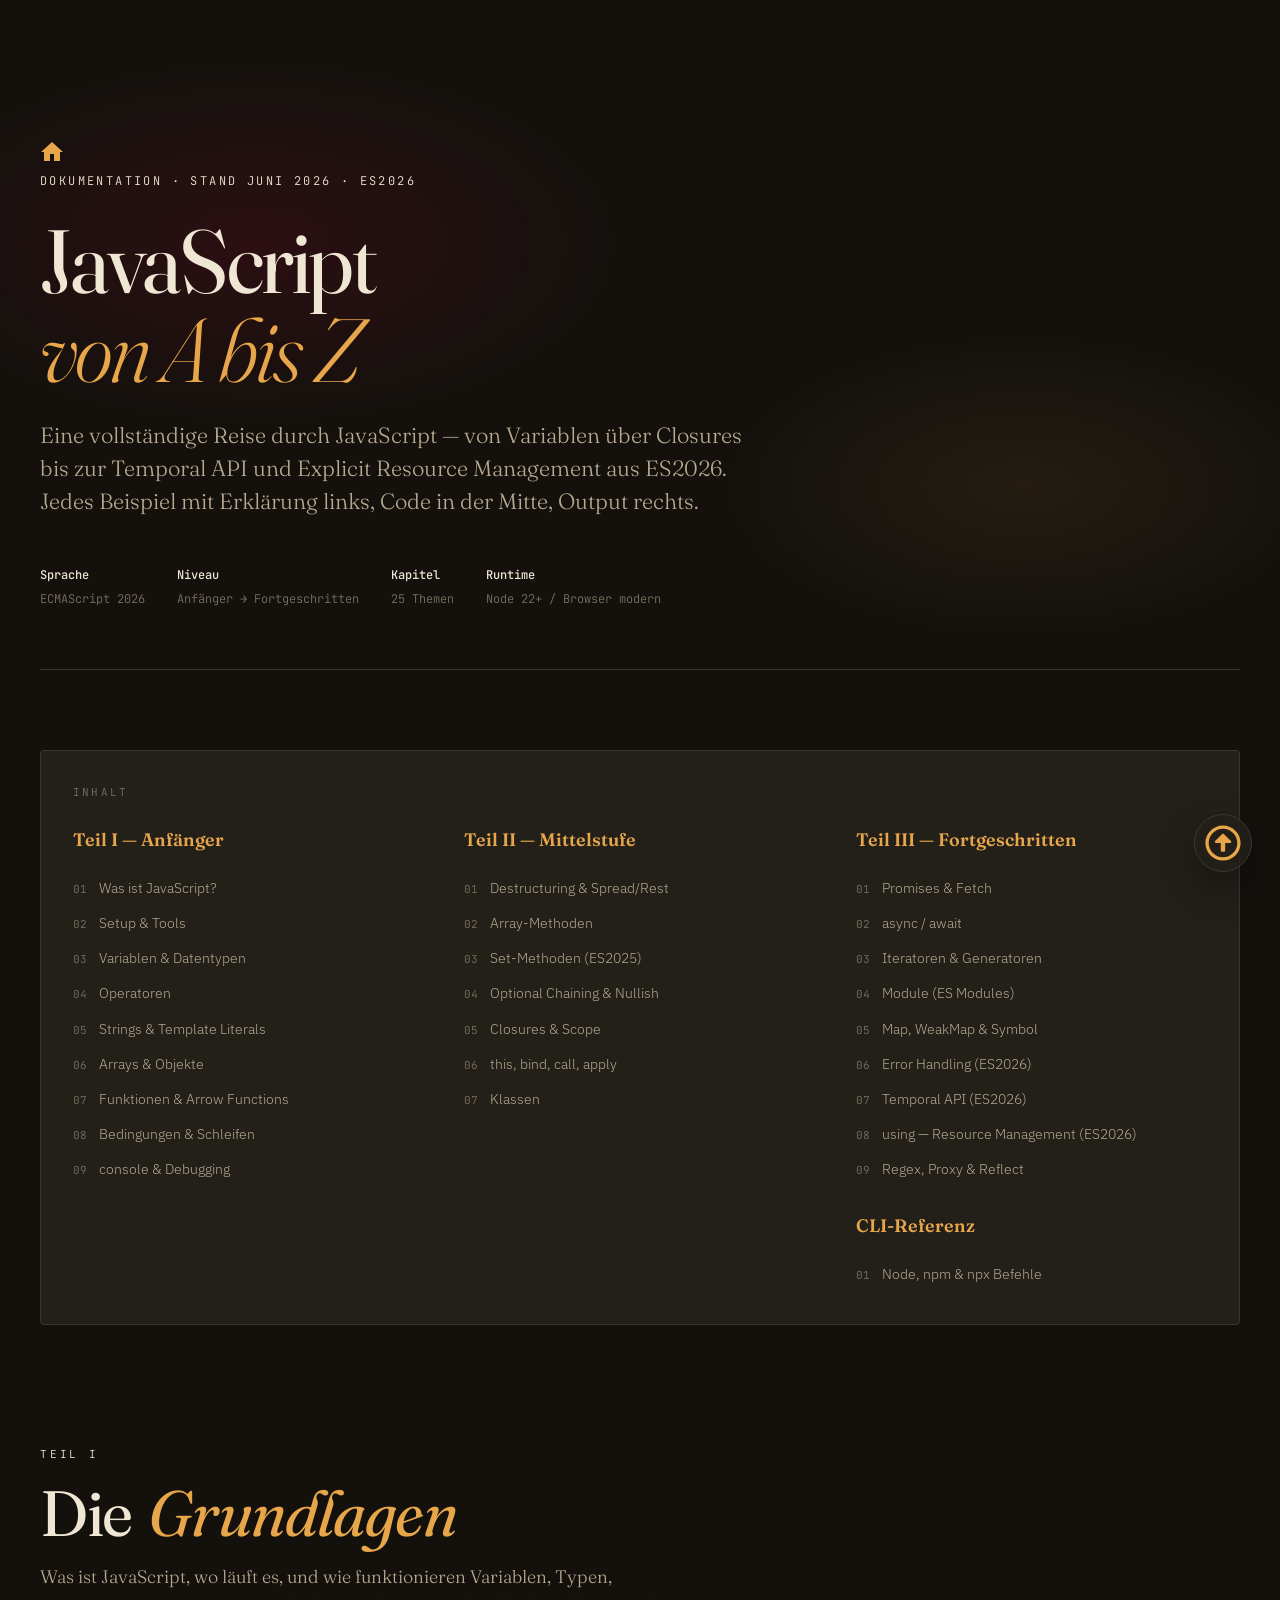
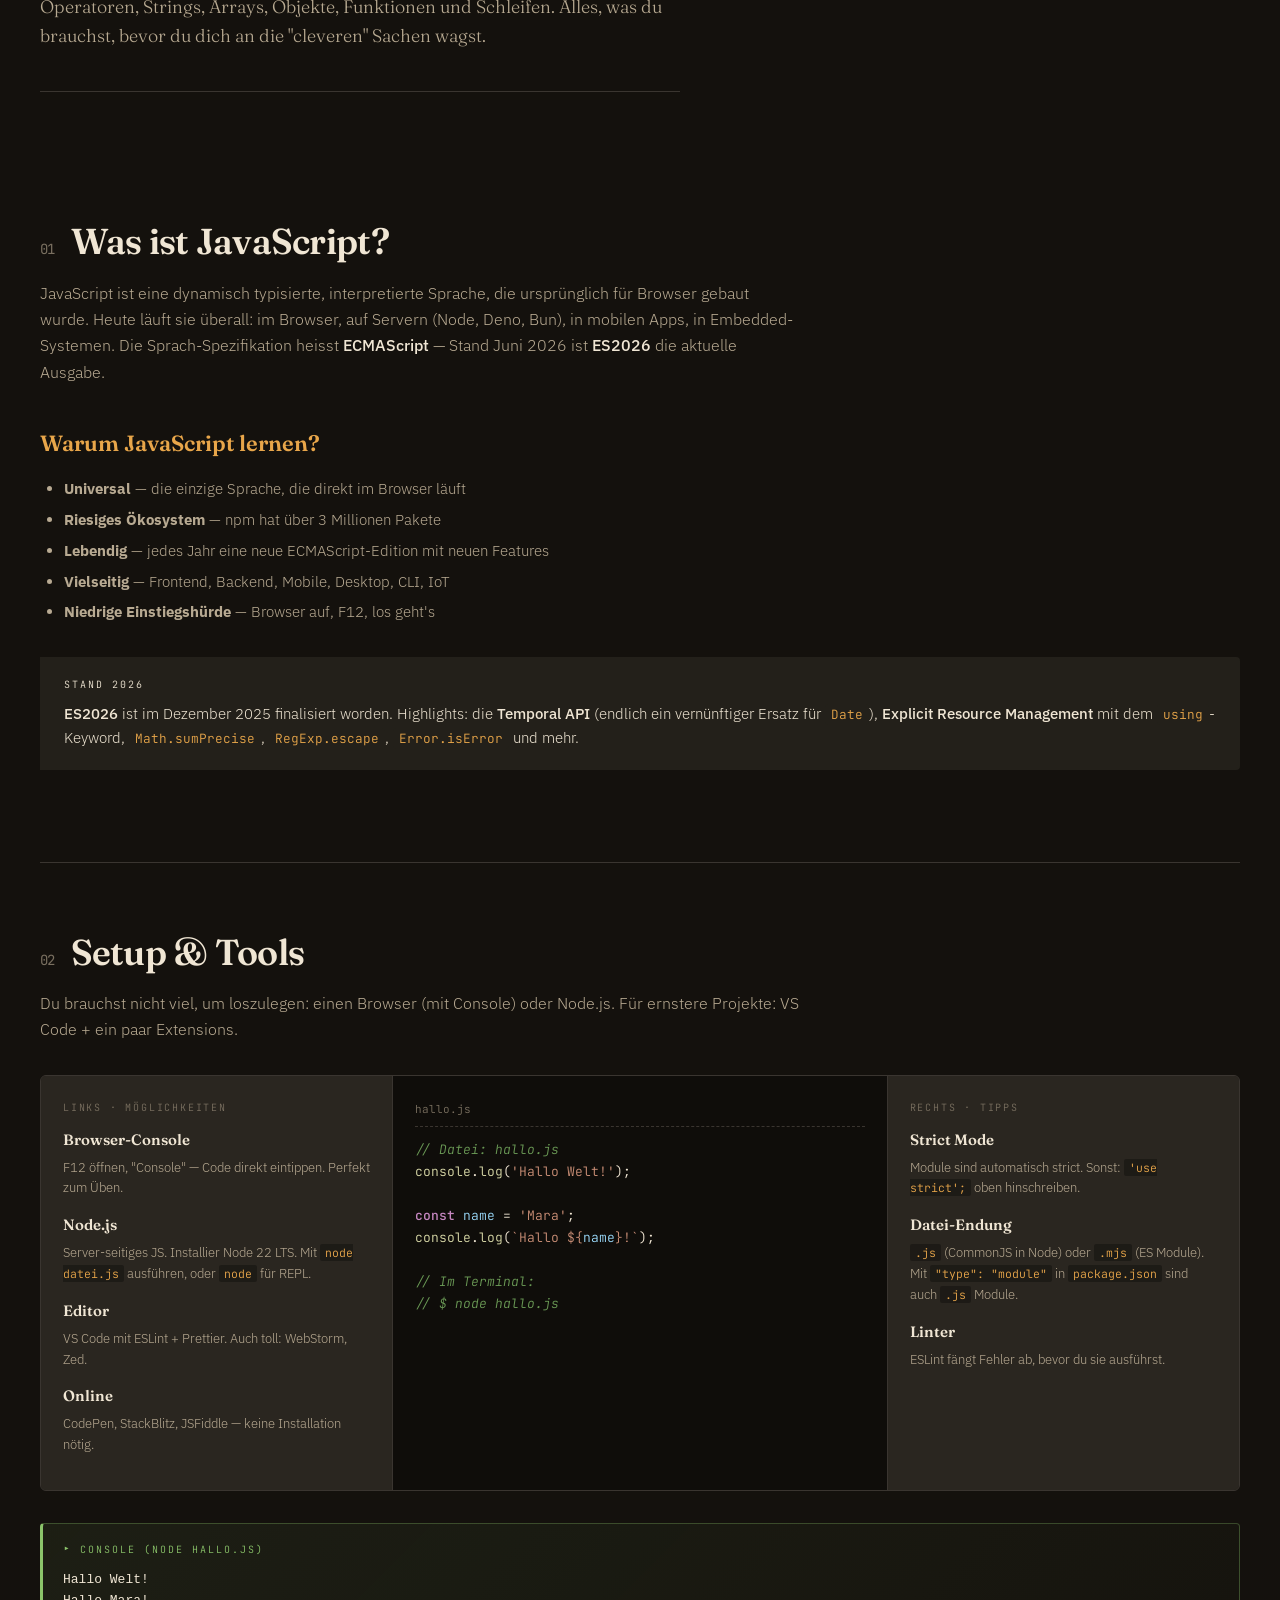
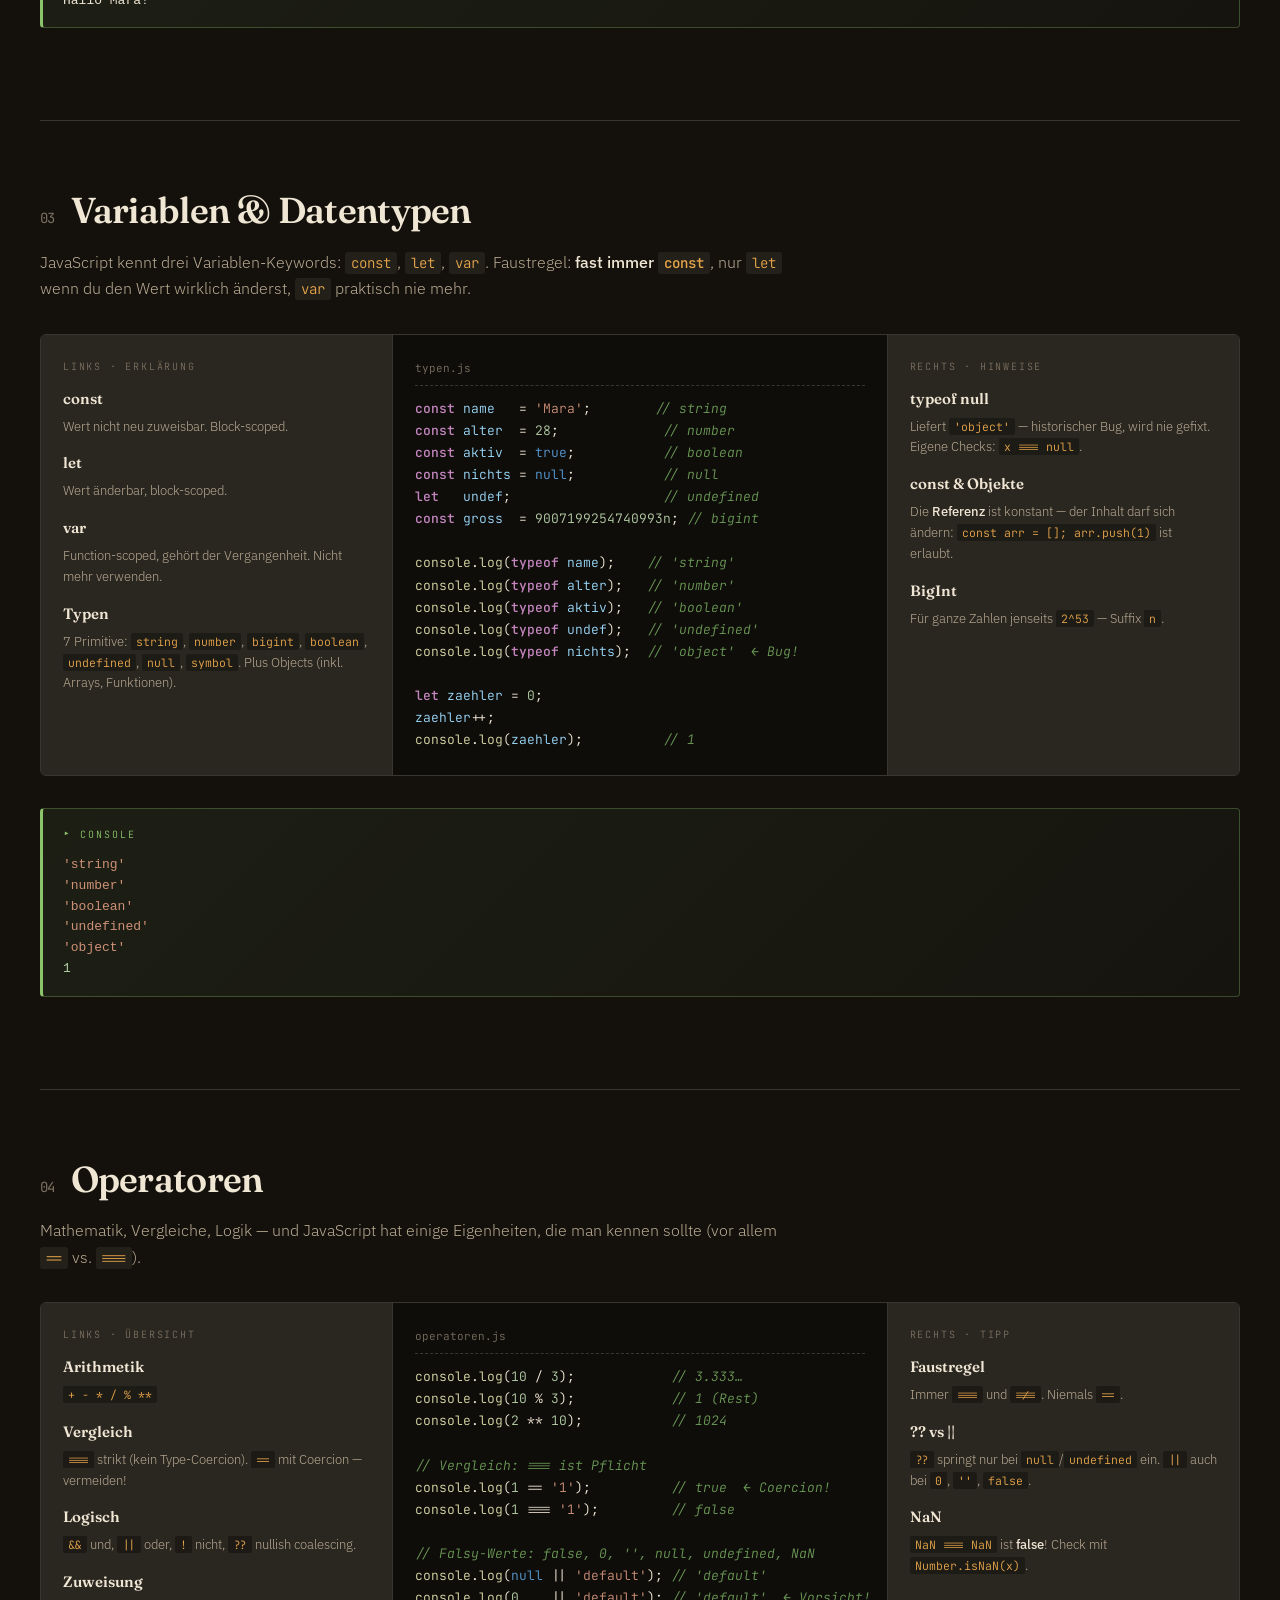
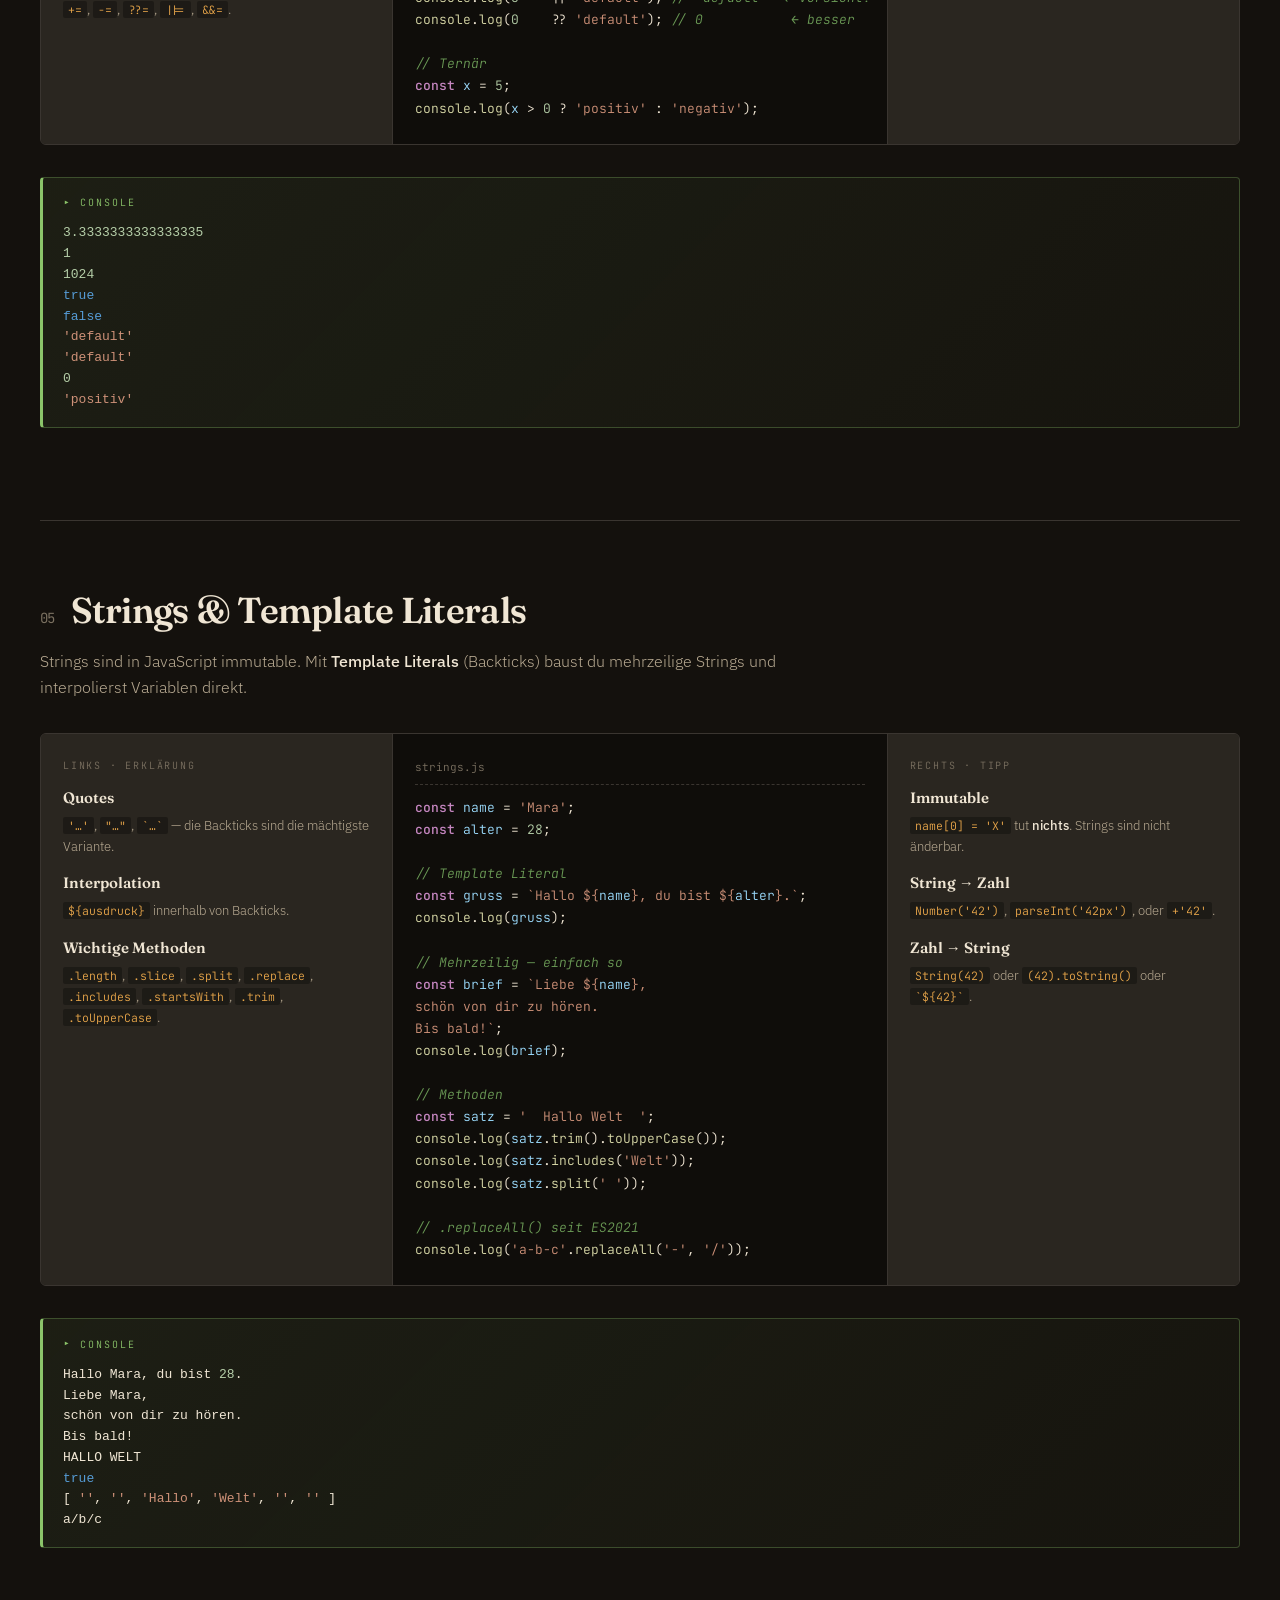
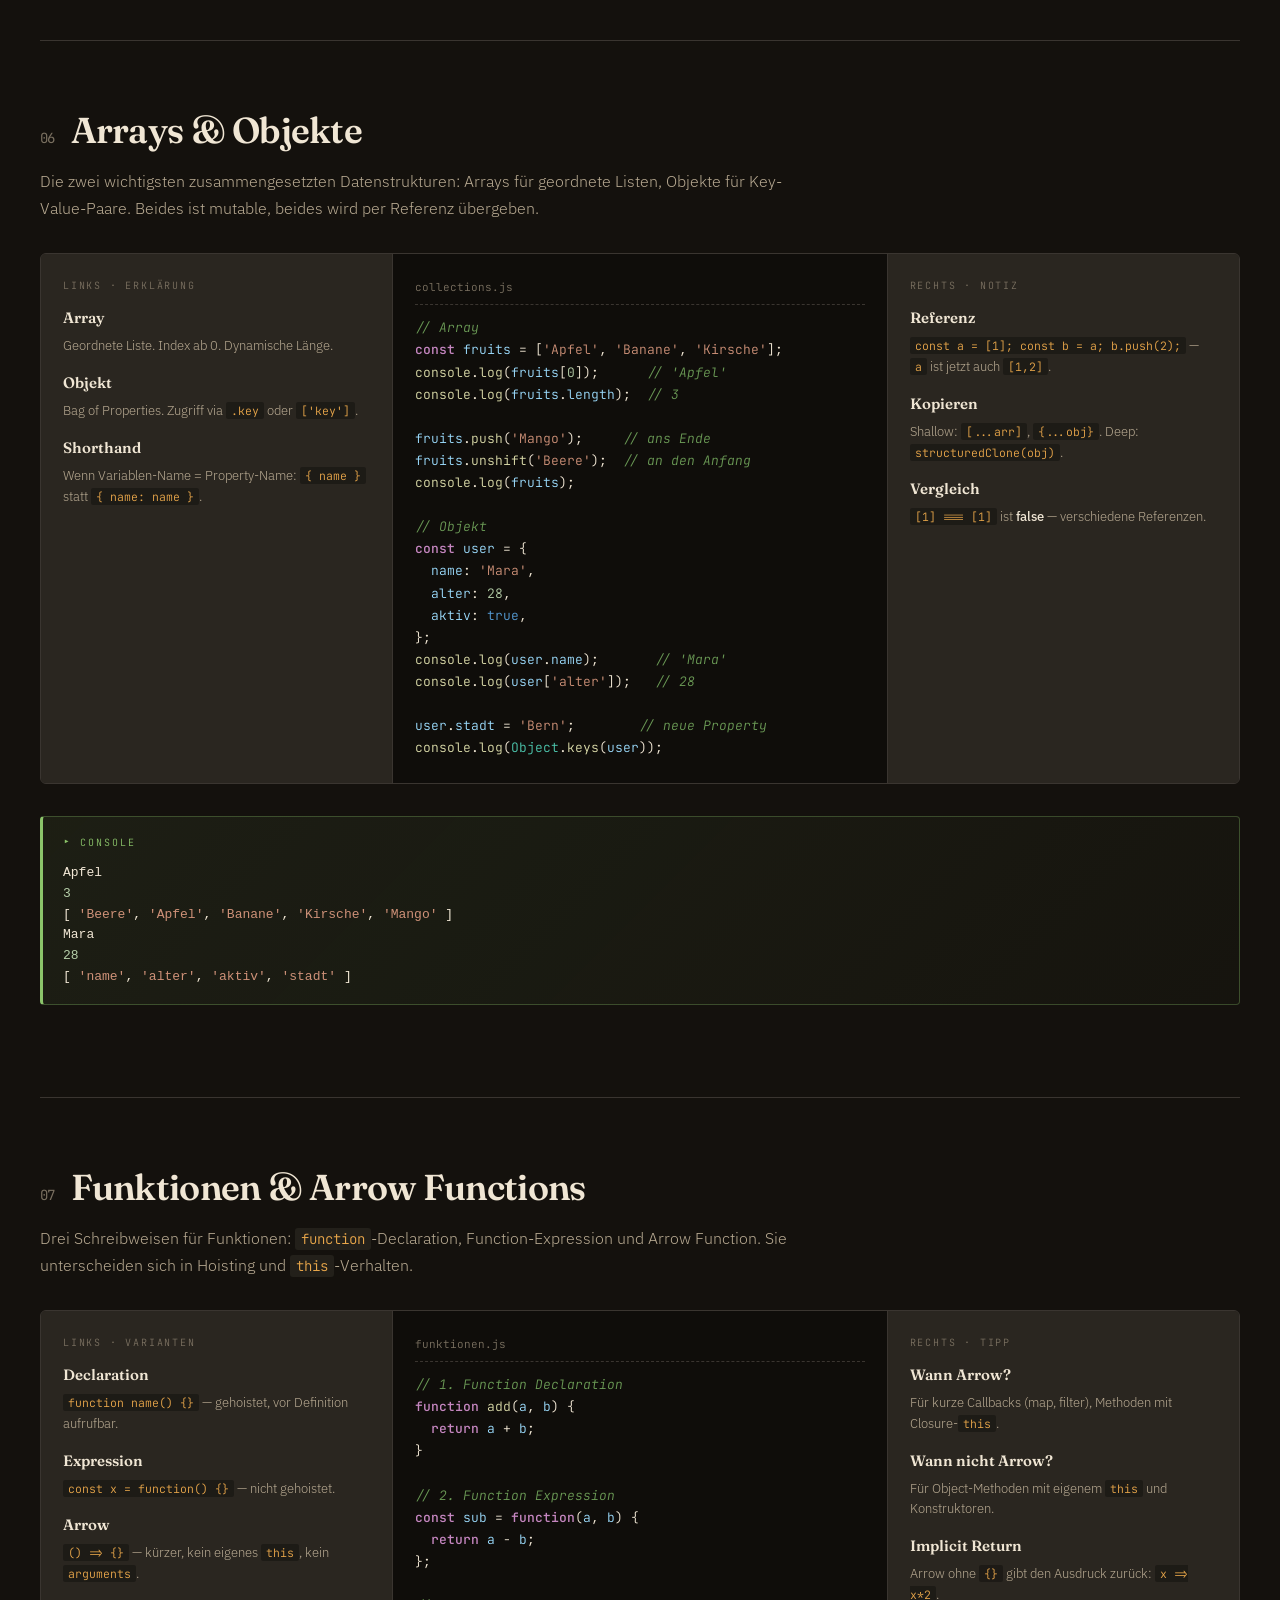
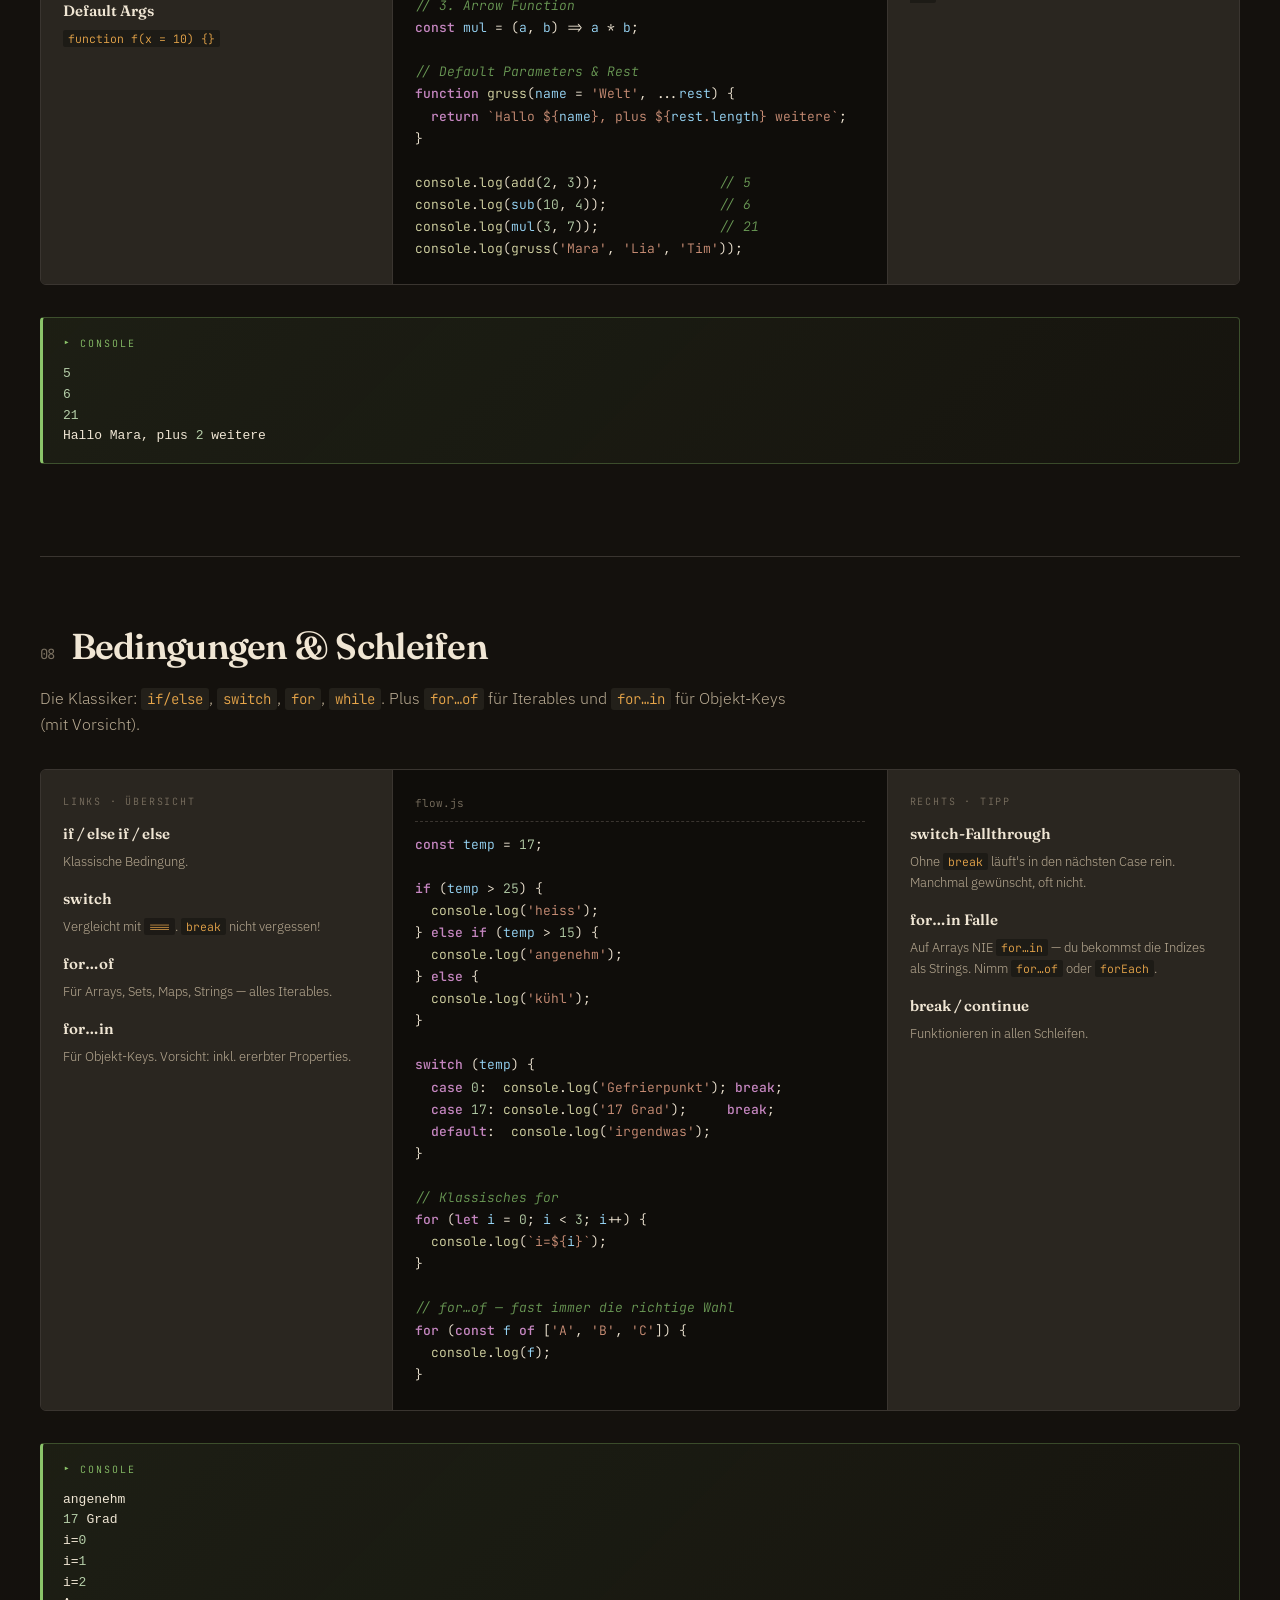
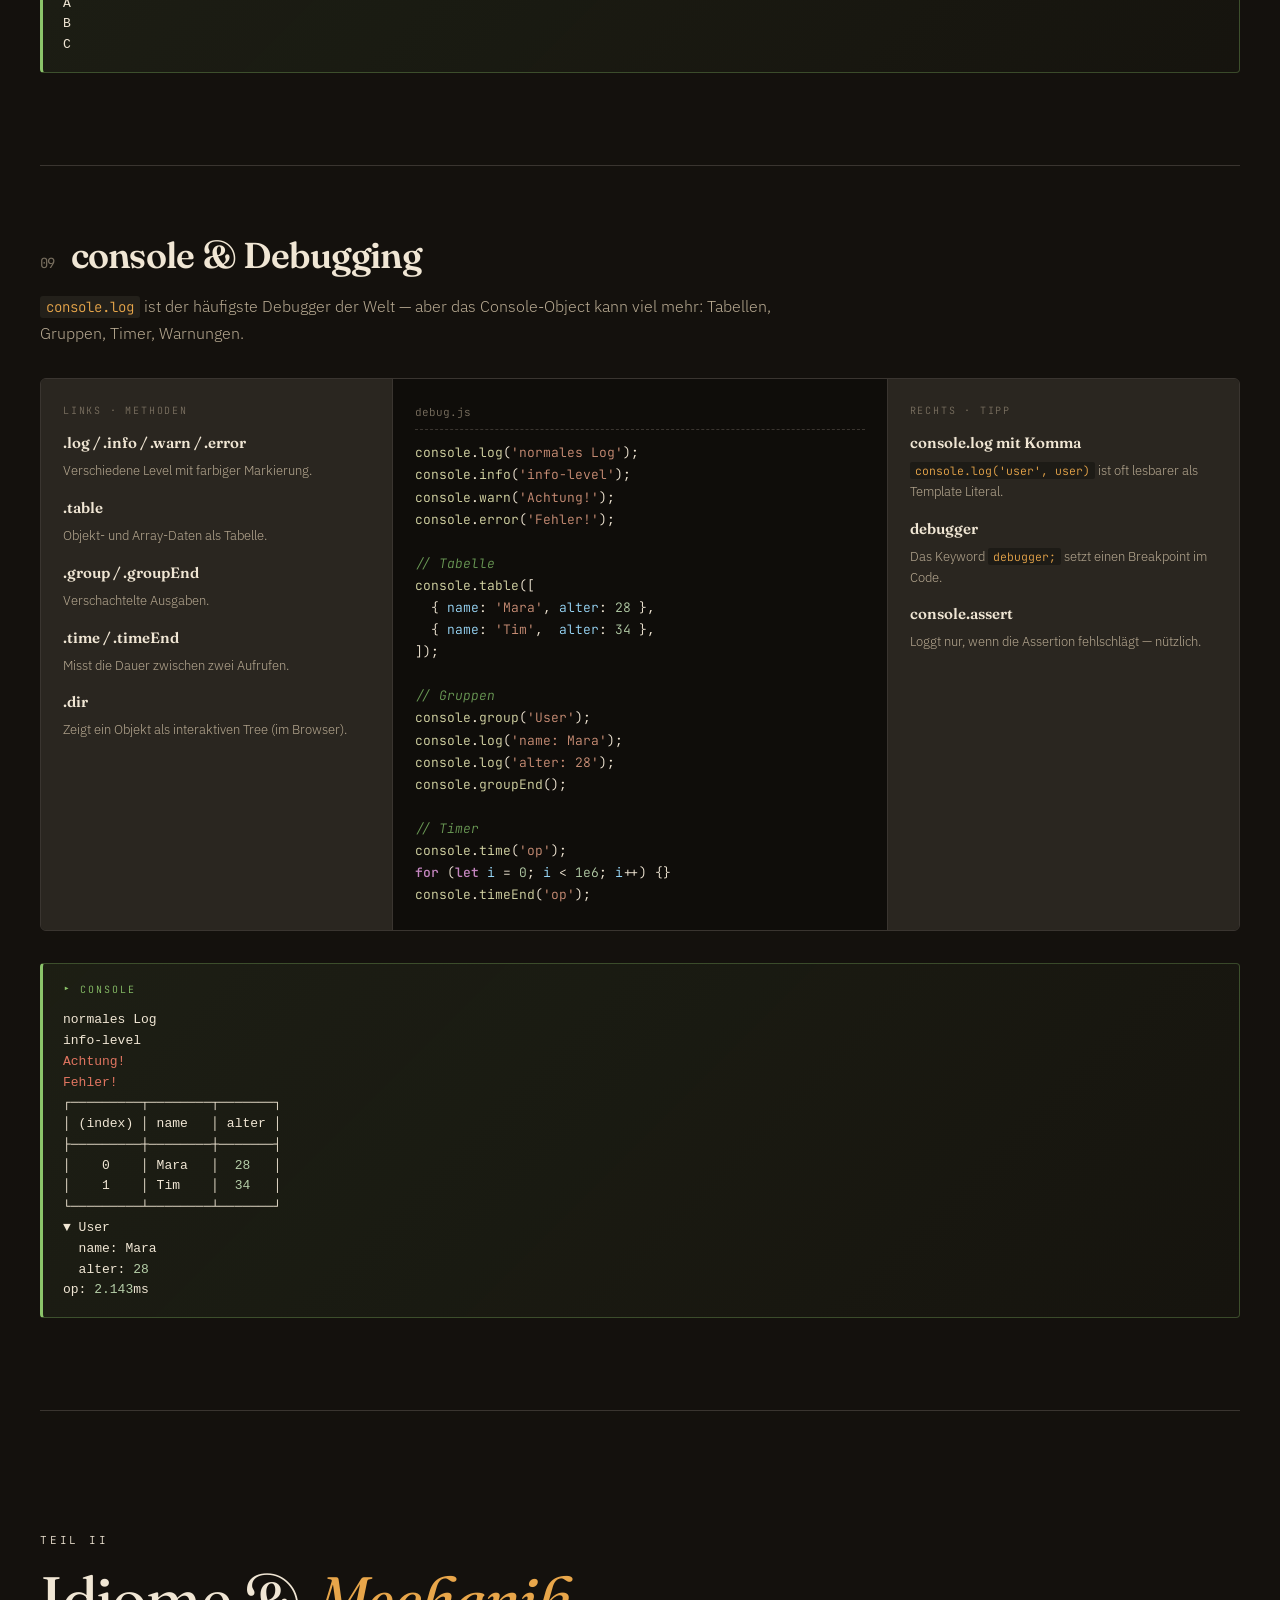
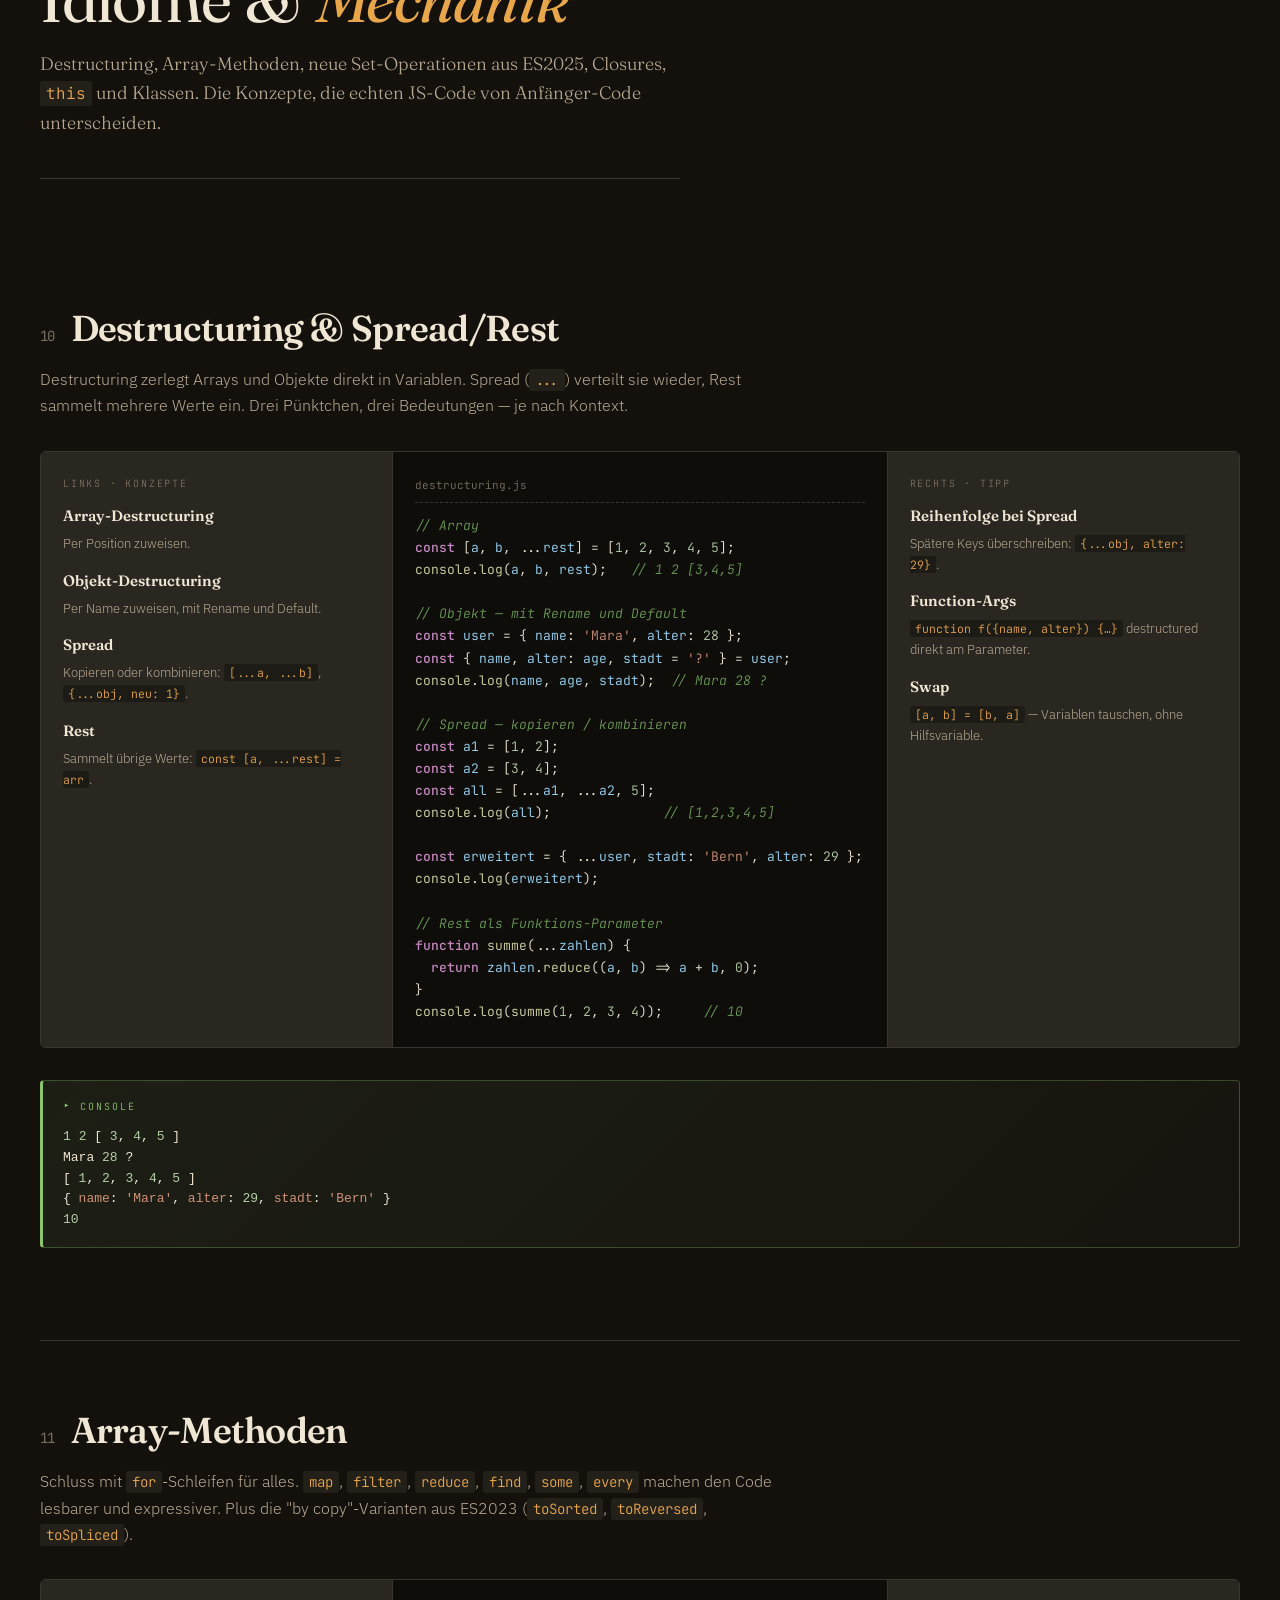
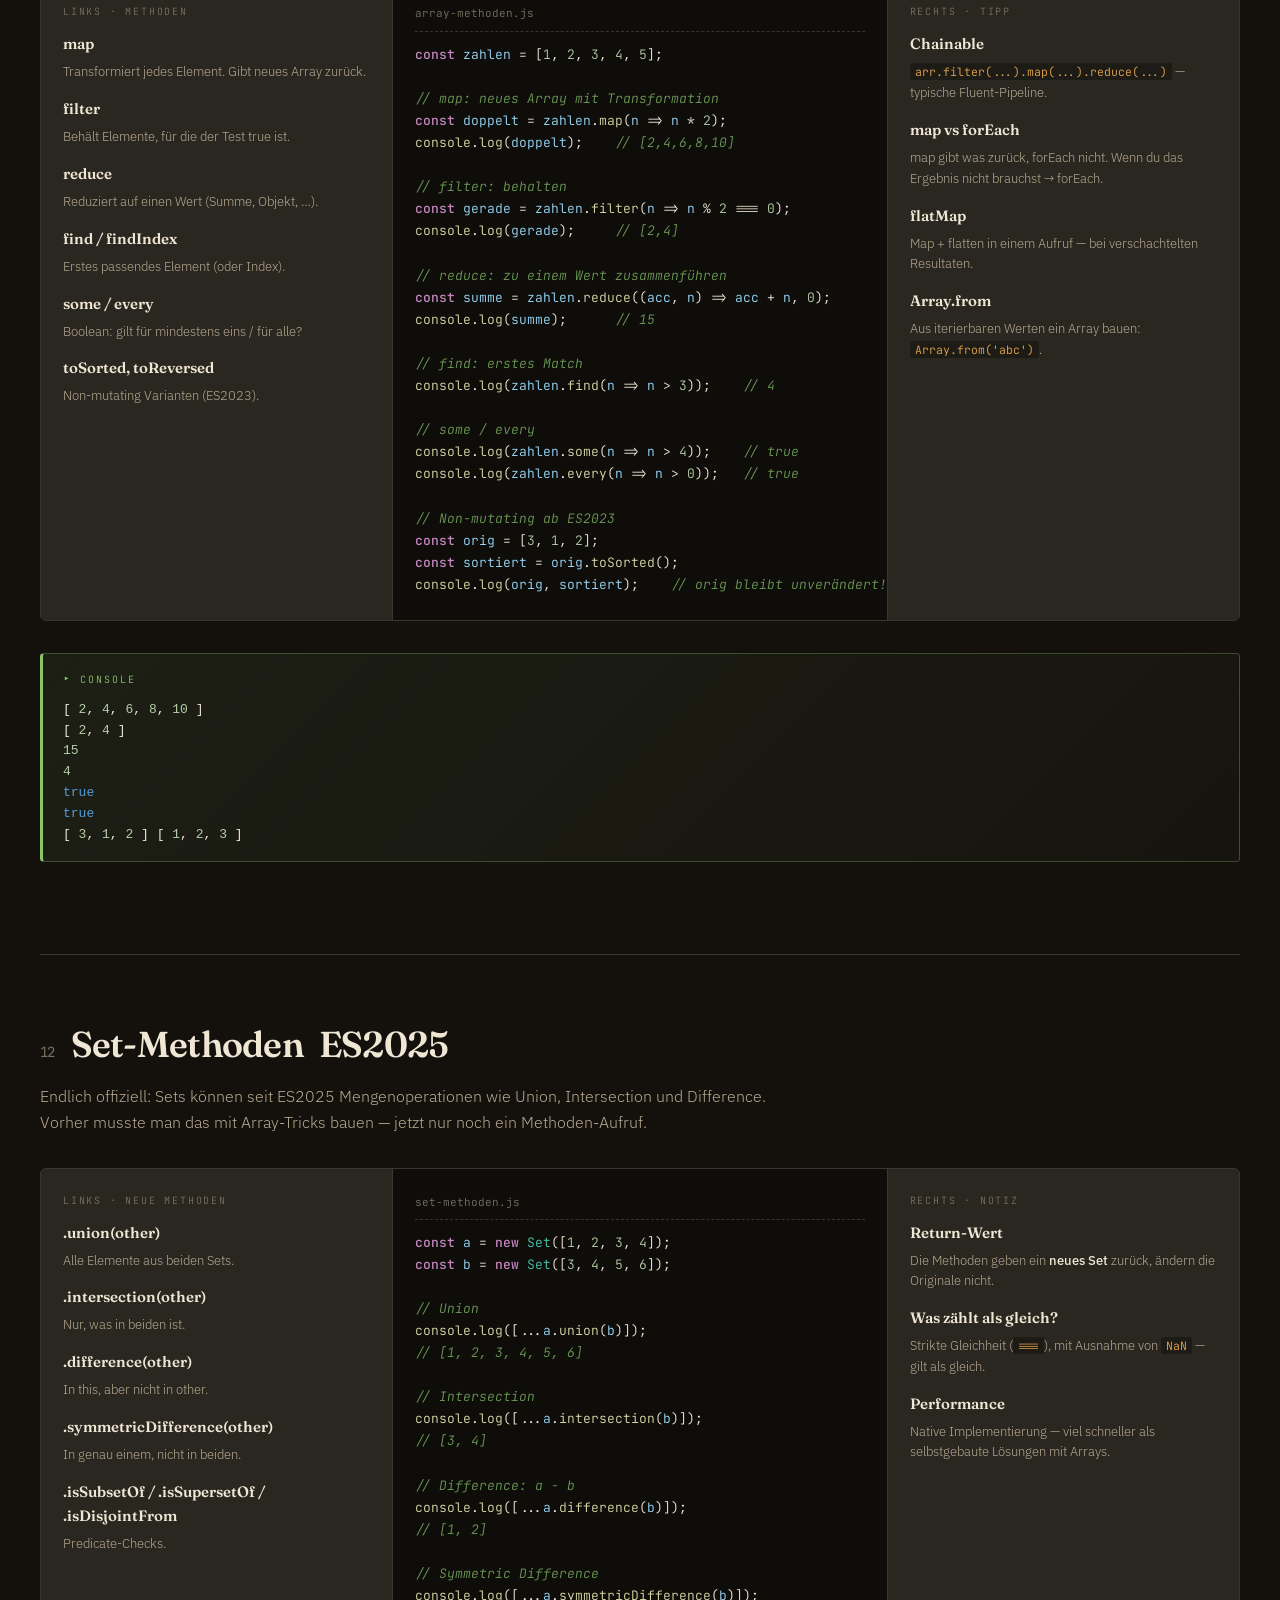
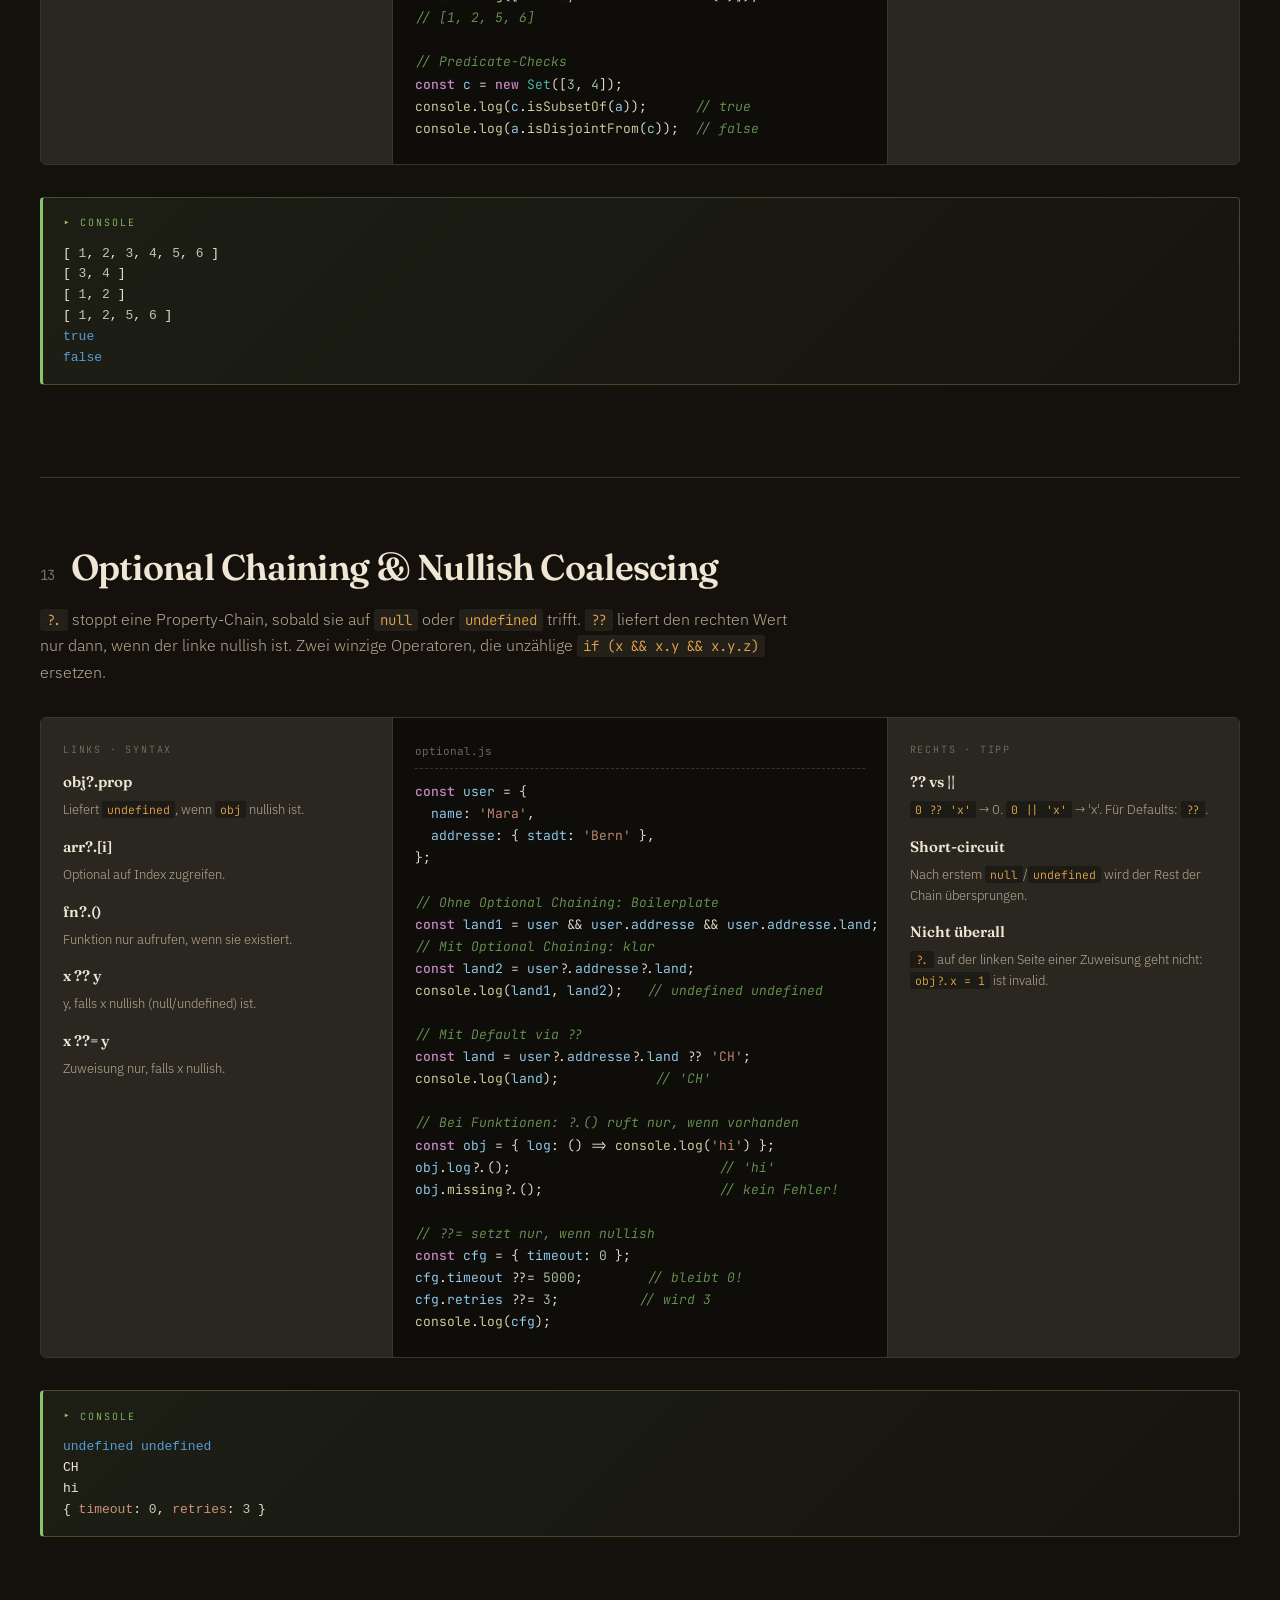
<file: javascript-doku.html>
<!DOCTYPE html>
<html lang="de">

<head>
  <meta charset="UTF-8">
  <meta name="viewport" content="width=device-width, initial-scale=1.0">
  <title>JavaScript — Vom Anfänger zum Fortgeschrittenen</title>
  <link rel="preconnect" href="https://fonts.googleapis.com">
  <link rel="preconnect" href="https://fonts.gstatic.com" crossorigin>
  <link
    href="https://fonts.googleapis.com/css2?family=Fraunces:opsz,wght@9..144,400;9..144,600;9..144,800&family=IBM+Plex+Sans:wght@300;400;500;600&family=JetBrains+Mono:wght@400;500;700&display=swap"
    rel="stylesheet">
  <link rel="stylesheet" href="./styles/style.css">
</head>

<body>
  <div class="page">

    <a class="back-to-top" href="#top" aria-label="Nach oben">
      <svg xmlns="http://www.w3.org/2000/svg" height="58px" viewBox="0 0 640 640">
        <path fill="rgb(232, 166, 73)"
          d="M320 112C434.9 112 528 205.1 528 320C528 434.9 434.9 528 320 528C205.1 528 112 434.9 112 320C112 205.1 205.1 112 320 112zM320 576C461.4 576 576 461.4 576 320C576 178.6 461.4 64 320 64C178.6 64 64 178.6 64 320C64 461.4 178.6 576 320 576zM331.3 188.7C325.1 182.5 314.9 182.5 308.7 188.7L204.7 292.7C200.1 297.3 198.8 304.2 201.2 310.1C203.6 316 209.5 320 216 320L288 320L288 424C288 437.3 298.7 448 312 448L328 448C341.3 448 352 437.3 352 424L352 320L424 320C430.5 320 436.3 316.1 438.8 310.1C441.3 304.1 439.9 297.2 435.3 292.7L331.3 188.7z" />
      </svg>
    </a>

    <!-- =============== HERO =============== -->
    <header class="hero">
      <a href="../index.html">
        <svg xmlns="http://www.w3.org/2000/svg" x="0px" y="0px" width="24" height="24" viewBox="0,0,256,256">
          <g fill="#e8a64a" fill-rule="nonzero" stroke="none" stroke-width="1" stroke-linecap="butt"
            stroke-linejoin="miter" stroke-miterlimit="10" stroke-dasharray="" stroke-dashoffset="0" font-family="none"
            font-weight="none" font-size="none" text-anchor="none" style="mix-blend-mode: normal">
            <g transform="scale(10.66667,10.66667)">
              <path d="M12,2.09961l-11,9.90039h3v9h6v-7h4v7h6v-9h3z"></path>
            </g>
          </g>
        </svg>
      </a>

      <div class="eyebrow">Dokumentation · Stand Juni 2026 · ES2026</div>
      <h1>JavaScript<br><em>von A bis Z</em></h1>
      <p class="lede">Eine vollständige Reise durch JavaScript — von Variablen über Closures bis zur Temporal API und
        Explicit Resource Management aus ES2026. Jedes Beispiel mit Erklärung links, Code in der Mitte, Output rechts.
      </p>
      <div class="meta">
        <span><strong>Sprache</strong>ECMAScript 2026</span>
        <span><strong>Niveau</strong>Anfänger → Fortgeschritten</span>
        <span><strong>Kapitel</strong>25 Themen</span>
        <span><strong>Runtime</strong>Node 22+ / Browser modern</span>
      </div>
    </header>

    <!-- =============== TOC =============== -->
    <nav class="toc">
      <div class="toc-title">Inhalt</div>
      <div class="toc-grid">
        <div class="toc-col">
          <h4>Teil I — Anfänger</h4>
          <ol>
            <li><a href="#was-ist-js">Was ist JavaScript?</a></li>
            <li><a href="#setup">Setup &amp; Tools</a></li>
            <li><a href="#variablen">Variablen &amp; Datentypen</a></li>
            <li><a href="#operatoren">Operatoren</a></li>
            <li><a href="#strings">Strings &amp; Template Literals</a></li>
            <li><a href="#arrays-objekte">Arrays &amp; Objekte</a></li>
            <li><a href="#funktionen">Funktionen &amp; Arrow Functions</a></li>
            <li><a href="#kontrollfluss">Bedingungen &amp; Schleifen</a></li>
            <li><a href="#console">console &amp; Debugging</a></li>
          </ol>
        </div>
        <div class="toc-col">
          <h4>Teil II — Mittelstufe</h4>
          <ol>
            <li><a href="#destructuring">Destructuring &amp; Spread/Rest</a></li>
            <li><a href="#array-methoden">Array-Methoden</a></li>
            <li><a href="#set-methoden">Set-Methoden (ES2025)</a></li>
            <li><a href="#optional-chaining">Optional Chaining &amp; Nullish</a></li>
            <li><a href="#closures">Closures &amp; Scope</a></li>
            <li><a href="#this">this, bind, call, apply</a></li>
            <li><a href="#klassen">Klassen</a></li>
          </ol>
        </div>
        <div class="toc-col">
          <h4>Teil III — Fortgeschritten</h4>
          <ol>
            <li><a href="#promises">Promises &amp; Fetch</a></li>
            <li><a href="#async-await">async / await</a></li>
            <li><a href="#iteratoren">Iteratoren &amp; Generatoren</a></li>
            <li><a href="#module">Module (ES Modules)</a></li>
            <li><a href="#map-symbol">Map, WeakMap &amp; Symbol</a></li>
            <li><a href="#errors">Error Handling (ES2026)</a></li>
            <li><a href="#temporal">Temporal API (ES2026)</a></li>
            <li><a href="#using">using — Resource Management (ES2026)</a></li>
            <li><a href="#regex-proxy">Regex, Proxy &amp; Reflect</a></li>
          </ol>
          <h4 style="margin-top:24px;">CLI-Referenz</h4>
          <ol>
            <li><a href="#cli">Node, npm &amp; npx Befehle</a></li>
          </ol>
        </div>
      </div>
    </nav>

    <!-- ====================================================== -->
    <!-- =============== TEIL I — ANFÄNGER ==================== -->
    <!-- ====================================================== -->
    <div class="part">
      <div class="part-label">Teil I</div>
      <h2 class="part-title">Die <em>Grundlagen</em></h2>
      <p class="part-desc">Was ist JavaScript, wo läuft es, und wie funktionieren Variablen, Typen, Operatoren, Strings,
        Arrays, Objekte, Funktionen und Schleifen. Alles, was du brauchst, bevor du dich an die "cleveren" Sachen wagst.
      </p>
    </div>

    <!-- ============ 01 Was ist JS ============ -->
    <section id="was-ist-js">
      <h2><span class="num">01</span> Was ist JavaScript?</h2>
      <p class="section-intro">JavaScript ist eine dynamisch typisierte, interpretierte Sprache, die ursprünglich für
        Browser gebaut wurde. Heute läuft sie überall: im Browser, auf Servern (Node, Deno, Bun), in mobilen Apps, in
        Embedded-Systemen. Die Sprach-Spezifikation heisst <strong>ECMAScript</strong> — Stand Juni 2026 ist
        <strong>ES2026</strong> die aktuelle Ausgabe.
      </p>

      <h3>Warum JavaScript lernen?</h3>
      <ul>
        <li><strong>Universal</strong> — die einzige Sprache, die direkt im Browser läuft</li>
        <li><strong>Riesiges Ökosystem</strong> — npm hat über 3 Millionen Pakete</li>
        <li><strong>Lebendig</strong> — jedes Jahr eine neue ECMAScript-Edition mit neuen Features</li>
        <li><strong>Vielseitig</strong> — Frontend, Backend, Mobile, Desktop, CLI, IoT</li>
        <li><strong>Niedrige Einstiegshürde</strong> — Browser auf, F12, los geht's</li>
      </ul>

      <div class="callout">
        <div class="callout-label">Stand 2026</div>
        <p><strong>ES2026</strong> ist im Dezember 2025 finalisiert worden. Highlights: die <strong>Temporal
            API</strong> (endlich ein vernünftiger Ersatz für <code>Date</code>), <strong>Explicit Resource
            Management</strong> mit dem <code>using</code>-Keyword, <code>Math.sumPrecise</code>,
          <code>RegExp.escape</code>, <code>Error.isError</code> und mehr.
        </p>
      </div>
    </section>

    <!-- ============ 02 Setup ============ -->
    <section id="setup">
      <h2><span class="num">02</span> Setup &amp; Tools</h2>
      <p class="section-intro">Du brauchst nicht viel, um loszulegen: einen Browser (mit Console) oder Node.js. Für
        ernstere Projekte: VS Code + ein paar Extensions.</p>

      <div class="example">
        <div class="ex-side left">
          <span class="ex-label">Links · Möglichkeiten</span>
          <h5>Browser-Console</h5>
          <p>F12 öffnen, "Console" — Code direkt eintippen. Perfekt zum Üben.</p>
          <h5>Node.js</h5>
          <p>Server-seitiges JS. Installier Node 22 LTS. Mit <code>node datei.js</code> ausführen, oder
            <code>node</code> für REPL.
          </p>
          <h5>Editor</h5>
          <p>VS Code mit ESLint + Prettier. Auch toll: WebStorm, Zed.</p>
          <h5>Online</h5>
          <p>CodePen, StackBlitz, JSFiddle — keine Installation nötig.</p>
        </div>
        <div class="ex-code">
          <div class="filename">hallo.js</div>
          <pre><span class="cm">// Datei: hallo.js</span>
<span class="fn">console</span>.<span class="fn">log</span>(<span class="st">'Hallo Welt!'</span>);

<span class="kw">const</span> <span class="vr">name</span> = <span class="st">'Mara'</span>;
<span class="fn">console</span>.<span class="fn">log</span>(<span class="st">`Hallo ${<span class="vr">name</span>}!`</span>);

<span class="cm">// Im Terminal:</span>
<span class="cm">// $ node hallo.js</span></pre>
        </div>
        <div class="ex-side right">
          <span class="ex-label">Rechts · Tipps</span>
          <h5>Strict Mode</h5>
          <p>Module sind automatisch strict. Sonst: <code>'use strict';</code> oben hinschreiben.</p>
          <h5>Datei-Endung</h5>
          <p><code>.js</code> (CommonJS in Node) oder <code>.mjs</code> (ES Module). Mit <code>"type": "module"</code>
            in <code>package.json</code> sind auch <code>.js</code> Module.</p>
          <h5>Linter</h5>
          <p>ESLint fängt Fehler ab, bevor du sie ausführst.</p>
        </div>
      </div>

      <div class="output">
        <div class="output-label">Console (node hallo.js)</div>
        <pre>Hallo Welt!
Hallo Mara!</pre>
      </div>
    </section>

    <!-- ============ 03 Variablen & Datentypen ============ -->
    <section id="variablen">
      <h2><span class="num">03</span> Variablen &amp; Datentypen</h2>
      <p class="section-intro">JavaScript kennt drei Variablen-Keywords: <code>const</code>, <code>let</code>,
        <code>var</code>. Faustregel: <strong>fast immer <code>const</code></strong>, nur <code>let</code> wenn du den
        Wert wirklich änderst, <code>var</code> praktisch nie mehr.
      </p>

      <div class="example">
        <div class="ex-side left">
          <span class="ex-label">Links · Erklärung</span>
          <h5>const</h5>
          <p>Wert nicht neu zuweisbar. Block-scoped.</p>
          <h5>let</h5>
          <p>Wert änderbar, block-scoped.</p>
          <h5>var</h5>
          <p>Function-scoped, gehört der Vergangenheit. Nicht mehr verwenden.</p>
          <h5>Typen</h5>
          <p>7 Primitive: <code>string</code>, <code>number</code>, <code>bigint</code>, <code>boolean</code>,
            <code>undefined</code>, <code>null</code>, <code>symbol</code>. Plus Objects (inkl. Arrays, Funktionen).
          </p>
        </div>
        <div class="ex-code">
          <div class="filename">typen.js</div>
          <pre><span class="kw">const</span> <span class="vr">name</span>   = <span class="st">'Mara'</span>;        <span class="cm">// string</span>
<span class="kw">const</span> <span class="vr">alter</span>  = <span class="nm">28</span>;             <span class="cm">// number</span>
<span class="kw">const</span> <span class="vr">aktiv</span>  = <span class="bn">true</span>;           <span class="cm">// boolean</span>
<span class="kw">const</span> <span class="vr">nichts</span> = <span class="bn">null</span>;           <span class="cm">// null</span>
<span class="kw">let</span>   <span class="vr">undef</span>;                   <span class="cm">// undefined</span>
<span class="kw">const</span> <span class="vr">gross</span>  = <span class="nm">9007199254740993n</span>; <span class="cm">// bigint</span>

<span class="fn">console</span>.<span class="fn">log</span>(<span class="kw">typeof</span> <span class="vr">name</span>);    <span class="cm">// 'string'</span>
<span class="fn">console</span>.<span class="fn">log</span>(<span class="kw">typeof</span> <span class="vr">alter</span>);   <span class="cm">// 'number'</span>
<span class="fn">console</span>.<span class="fn">log</span>(<span class="kw">typeof</span> <span class="vr">aktiv</span>);   <span class="cm">// 'boolean'</span>
<span class="fn">console</span>.<span class="fn">log</span>(<span class="kw">typeof</span> <span class="vr">undef</span>);   <span class="cm">// 'undefined'</span>
<span class="fn">console</span>.<span class="fn">log</span>(<span class="kw">typeof</span> <span class="vr">nichts</span>);  <span class="cm">// 'object'  ← Bug!</span>

<span class="kw">let</span> <span class="vr">zaehler</span> = <span class="nm">0</span>;
<span class="vr">zaehler</span>++;
<span class="fn">console</span>.<span class="fn">log</span>(<span class="vr">zaehler</span>);          <span class="cm">// 1</span></pre>
        </div>
        <div class="ex-side right">
          <span class="ex-label">Rechts · Hinweise</span>
          <h5>typeof null</h5>
          <p>Liefert <code>'object'</code> — historischer Bug, wird nie gefixt. Eigene Checks: <code>x === null</code>.
          </p>
          <h5>const &amp; Objekte</h5>
          <p>Die <strong>Referenz</strong> ist konstant — der Inhalt darf sich ändern:
            <code>const arr = []; arr.push(1)</code> ist erlaubt.
          </p>
          <h5>BigInt</h5>
          <p>Für ganze Zahlen jenseits <code>2^53</code> — Suffix <code>n</code>.</p>
        </div>
      </div>

      <div class="output">
        <div class="output-label">Console</div>
        <pre><span class="st">'string'</span>
<span class="st">'number'</span>
<span class="st">'boolean'</span>
<span class="st">'undefined'</span>
<span class="st">'object'</span>
<span class="nm">1</span></pre>
      </div>
    </section>

    <!-- ============ 04 Operatoren ============ -->
    <section id="operatoren">
      <h2><span class="num">04</span> Operatoren</h2>
      <p class="section-intro">Mathematik, Vergleiche, Logik — und JavaScript hat einige Eigenheiten, die man kennen
        sollte (vor allem <code>==</code> vs. <code>===</code>).</p>

      <div class="example">
        <div class="ex-side left">
          <span class="ex-label">Links · Übersicht</span>
          <h5>Arithmetik</h5>
          <p><code>+ - * / % **</code></p>
          <h5>Vergleich</h5>
          <p><code>===</code> strikt (kein Type-Coercion). <code>==</code> mit Coercion — vermeiden!</p>
          <h5>Logisch</h5>
          <p><code>&amp;&amp;</code> und, <code>||</code> oder, <code>!</code> nicht, <code>??</code> nullish
            coalescing.</p>
          <h5>Zuweisung</h5>
          <p><code>+=</code>, <code>-=</code>, <code>??=</code>, <code>||=</code>, <code>&amp;&amp;=</code>.</p>
        </div>
        <div class="ex-code">
          <div class="filename">operatoren.js</div>
          <pre><span class="fn">console</span>.<span class="fn">log</span>(<span class="nm">10</span> / <span class="nm">3</span>);            <span class="cm">// 3.333…</span>
<span class="fn">console</span>.<span class="fn">log</span>(<span class="nm">10</span> % <span class="nm">3</span>);            <span class="cm">// 1 (Rest)</span>
<span class="fn">console</span>.<span class="fn">log</span>(<span class="nm">2</span> ** <span class="nm">10</span>);           <span class="cm">// 1024</span>

<span class="cm">// Vergleich: === ist Pflicht</span>
<span class="fn">console</span>.<span class="fn">log</span>(<span class="nm">1</span> == <span class="st">'1'</span>);          <span class="cm">// true  ← Coercion!</span>
<span class="fn">console</span>.<span class="fn">log</span>(<span class="nm">1</span> === <span class="st">'1'</span>);         <span class="cm">// false</span>

<span class="cm">// Falsy-Werte: false, 0, '', null, undefined, NaN</span>
<span class="fn">console</span>.<span class="fn">log</span>(<span class="bn">null</span> || <span class="st">'default'</span>); <span class="cm">// 'default'</span>
<span class="fn">console</span>.<span class="fn">log</span>(<span class="nm">0</span>    || <span class="st">'default'</span>); <span class="cm">// 'default'  ← Vorsicht!</span>
<span class="fn">console</span>.<span class="fn">log</span>(<span class="nm">0</span>    ?? <span class="st">'default'</span>); <span class="cm">// 0           ← besser</span>

<span class="cm">// Ternär</span>
<span class="kw">const</span> <span class="vr">x</span> = <span class="nm">5</span>;
<span class="fn">console</span>.<span class="fn">log</span>(<span class="vr">x</span> &gt; <span class="nm">0</span> ? <span class="st">'positiv'</span> : <span class="st">'negativ'</span>);</pre>
        </div>
        <div class="ex-side right">
          <span class="ex-label">Rechts · Tipp</span>
          <h5>Faustregel</h5>
          <p>Immer <code>===</code> und <code>!==</code>. Niemals <code>==</code>.</p>
          <h5>?? vs ||</h5>
          <p><code>??</code> springt nur bei <code>null</code>/<code>undefined</code> ein. <code>||</code> auch bei
            <code>0</code>, <code>''</code>, <code>false</code>.
          </p>
          <h5>NaN</h5>
          <p><code>NaN === NaN</code> ist <strong>false</strong>! Check mit <code>Number.isNaN(x)</code>.</p>
        </div>
      </div>

      <div class="output">
        <div class="output-label">Console</div>
        <pre><span class="nm">3.3333333333333335</span>
<span class="nm">1</span>
<span class="nm">1024</span>
<span class="bn">true</span>
<span class="bn">false</span>
<span class="st">'default'</span>
<span class="st">'default'</span>
<span class="nm">0</span>
<span class="st">'positiv'</span></pre>
      </div>
    </section>

    <!-- ============ 05 Strings ============ -->
    <section id="strings">
      <h2><span class="num">05</span> Strings &amp; Template Literals</h2>
      <p class="section-intro">Strings sind in JavaScript immutable. Mit <strong>Template Literals</strong> (Backticks)
        baust du mehrzeilige Strings und interpolierst Variablen direkt.</p>

      <div class="example">
        <div class="ex-side left">
          <span class="ex-label">Links · Erklärung</span>
          <h5>Quotes</h5>
          <p><code>'…'</code>, <code>"…"</code>, <code>`…`</code> — die Backticks sind die mächtigste Variante.</p>
          <h5>Interpolation</h5>
          <p><code>${ausdruck}</code> innerhalb von Backticks.</p>
          <h5>Wichtige Methoden</h5>
          <p><code>.length</code>, <code>.slice</code>, <code>.split</code>, <code>.replace</code>,
            <code>.includes</code>, <code>.startsWith</code>, <code>.trim</code>, <code>.toUpperCase</code>.
          </p>
        </div>
        <div class="ex-code">
          <div class="filename">strings.js</div>
          <pre><span class="kw">const</span> <span class="vr">name</span> = <span class="st">'Mara'</span>;
<span class="kw">const</span> <span class="vr">alter</span> = <span class="nm">28</span>;

<span class="cm">// Template Literal</span>
<span class="kw">const</span> <span class="vr">gruss</span> = <span class="st">`Hallo ${<span class="vr">name</span>}, du bist ${<span class="vr">alter</span>}.`</span>;
<span class="fn">console</span>.<span class="fn">log</span>(<span class="vr">gruss</span>);

<span class="cm">// Mehrzeilig — einfach so</span>
<span class="kw">const</span> <span class="vr">brief</span> = <span class="st">`Liebe ${<span class="vr">name</span>},
schön von dir zu hören.
Bis bald!`</span>;
<span class="fn">console</span>.<span class="fn">log</span>(<span class="vr">brief</span>);

<span class="cm">// Methoden</span>
<span class="kw">const</span> <span class="vr">satz</span> = <span class="st">'  Hallo Welt  '</span>;
<span class="fn">console</span>.<span class="fn">log</span>(<span class="vr">satz</span>.<span class="fn">trim</span>().<span class="fn">toUpperCase</span>());
<span class="fn">console</span>.<span class="fn">log</span>(<span class="vr">satz</span>.<span class="fn">includes</span>(<span class="st">'Welt'</span>));
<span class="fn">console</span>.<span class="fn">log</span>(<span class="vr">satz</span>.<span class="fn">split</span>(<span class="st">' '</span>));

<span class="cm">// .replaceAll() seit ES2021</span>
<span class="fn">console</span>.<span class="fn">log</span>(<span class="st">'a-b-c'</span>.<span class="fn">replaceAll</span>(<span class="st">'-'</span>, <span class="st">'/'</span>));</pre>
        </div>
        <div class="ex-side right">
          <span class="ex-label">Rechts · Tipp</span>
          <h5>Immutable</h5>
          <p><code>name[0] = 'X'</code> tut <strong>nichts</strong>. Strings sind nicht änderbar.</p>
          <h5>String → Zahl</h5>
          <p><code>Number('42')</code>, <code>parseInt('42px')</code>, oder <code>+'42'</code>.</p>
          <h5>Zahl → String</h5>
          <p><code>String(42)</code> oder <code>(42).toString()</code> oder <code>`${42}`</code>.</p>
        </div>
      </div>

      <div class="output">
        <div class="output-label">Console</div>
        <pre>Hallo Mara, du bist <span class="nm">28</span>.
Liebe Mara,
schön von dir zu hören.
Bis bald!
HALLO WELT
<span class="bn">true</span>
[ <span class="st">''</span>, <span class="st">''</span>, <span class="st">'Hallo'</span>, <span class="st">'Welt'</span>, <span class="st">''</span>, <span class="st">''</span> ]
a/b/c</pre>
      </div>
    </section>

    <!-- ============ 06 Arrays & Objekte ============ -->
    <section id="arrays-objekte">
      <h2><span class="num">06</span> Arrays &amp; Objekte</h2>
      <p class="section-intro">Die zwei wichtigsten zusammengesetzten Datenstrukturen: Arrays für geordnete Listen,
        Objekte für Key-Value-Paare. Beides ist mutable, beides wird per Referenz übergeben.</p>

      <div class="example">
        <div class="ex-side left">
          <span class="ex-label">Links · Erklärung</span>
          <h5>Array</h5>
          <p>Geordnete Liste. Index ab 0. Dynamische Länge.</p>
          <h5>Objekt</h5>
          <p>Bag of Properties. Zugriff via <code>.key</code> oder <code>['key']</code>.</p>
          <h5>Shorthand</h5>
          <p>Wenn Variablen-Name = Property-Name: <code>{ name }</code> statt <code>{ name: name }</code>.</p>
        </div>
        <div class="ex-code">
          <div class="filename">collections.js</div>
          <pre><span class="cm">// Array</span>
<span class="kw">const</span> <span class="vr">fruits</span> = [<span class="st">'Apfel'</span>, <span class="st">'Banane'</span>, <span class="st">'Kirsche'</span>];
<span class="fn">console</span>.<span class="fn">log</span>(<span class="vr">fruits</span>[<span class="nm">0</span>]);      <span class="cm">// 'Apfel'</span>
<span class="fn">console</span>.<span class="fn">log</span>(<span class="vr">fruits</span>.<span class="vr">length</span>);  <span class="cm">// 3</span>

<span class="vr">fruits</span>.<span class="fn">push</span>(<span class="st">'Mango'</span>);     <span class="cm">// ans Ende</span>
<span class="vr">fruits</span>.<span class="fn">unshift</span>(<span class="st">'Beere'</span>);  <span class="cm">// an den Anfang</span>
<span class="fn">console</span>.<span class="fn">log</span>(<span class="vr">fruits</span>);

<span class="cm">// Objekt</span>
<span class="kw">const</span> <span class="vr">user</span> = {
  <span class="vr">name</span>: <span class="st">'Mara'</span>,
  <span class="vr">alter</span>: <span class="nm">28</span>,
  <span class="vr">aktiv</span>: <span class="bn">true</span>,
};
<span class="fn">console</span>.<span class="fn">log</span>(<span class="vr">user</span>.<span class="vr">name</span>);       <span class="cm">// 'Mara'</span>
<span class="fn">console</span>.<span class="fn">log</span>(<span class="vr">user</span>[<span class="st">'alter'</span>]);   <span class="cm">// 28</span>

<span class="vr">user</span>.<span class="vr">stadt</span> = <span class="st">'Bern'</span>;        <span class="cm">// neue Property</span>
<span class="fn">console</span>.<span class="fn">log</span>(<span class="cl">Object</span>.<span class="fn">keys</span>(<span class="vr">user</span>));</pre>
        </div>
        <div class="ex-side right">
          <span class="ex-label">Rechts · Notiz</span>
          <h5>Referenz</h5>
          <p><code>const a = [1]; const b = a; b.push(2);</code> — <code>a</code> ist jetzt auch <code>[1,2]</code>.</p>
          <h5>Kopieren</h5>
          <p>Shallow: <code>[...arr]</code>, <code>{...obj}</code>. Deep: <code>structuredClone(obj)</code>.</p>
          <h5>Vergleich</h5>
          <p><code>[1] === [1]</code> ist <strong>false</strong> — verschiedene Referenzen.</p>
        </div>
      </div>

      <div class="output">
        <div class="output-label">Console</div>
        <pre>Apfel
<span class="nm">3</span>
[ <span class="st">'Beere'</span>, <span class="st">'Apfel'</span>, <span class="st">'Banane'</span>, <span class="st">'Kirsche'</span>, <span class="st">'Mango'</span> ]
Mara
<span class="nm">28</span>
[ <span class="st">'name'</span>, <span class="st">'alter'</span>, <span class="st">'aktiv'</span>, <span class="st">'stadt'</span> ]</pre>
      </div>
    </section>

    <!-- ============ 07 Funktionen ============ -->
    <section id="funktionen">
      <h2><span class="num">07</span> Funktionen &amp; Arrow Functions</h2>
      <p class="section-intro">Drei Schreibweisen für Funktionen: <code>function</code>-Declaration, Function-Expression
        und Arrow Function. Sie unterscheiden sich in Hoisting und <code>this</code>-Verhalten.</p>

      <div class="example">
        <div class="ex-side left">
          <span class="ex-label">Links · Varianten</span>
          <h5>Declaration</h5>
          <p><code>function name() {}</code> — gehoistet, vor Definition aufrufbar.</p>
          <h5>Expression</h5>
          <p><code>const x = function() {}</code> — nicht gehoistet.</p>
          <h5>Arrow</h5>
          <p><code>() =&gt; {}</code> — kürzer, kein eigenes <code>this</code>, kein <code>arguments</code>.</p>
          <h5>Default Args</h5>
          <p><code>function f(x = 10) {}</code></p>
        </div>
        <div class="ex-code">
          <div class="filename">funktionen.js</div>
          <pre><span class="cm">// 1. Function Declaration</span>
<span class="kw">function</span> <span class="fn">add</span>(<span class="vr">a</span>, <span class="vr">b</span>) {
  <span class="kw">return</span> <span class="vr">a</span> + <span class="vr">b</span>;
}

<span class="cm">// 2. Function Expression</span>
<span class="kw">const</span> <span class="vr">sub</span> = <span class="kw">function</span>(<span class="vr">a</span>, <span class="vr">b</span>) {
  <span class="kw">return</span> <span class="vr">a</span> - <span class="vr">b</span>;
};

<span class="cm">// 3. Arrow Function</span>
<span class="kw">const</span> <span class="vr">mul</span> = (<span class="vr">a</span>, <span class="vr">b</span>) =&gt; <span class="vr">a</span> * <span class="vr">b</span>;

<span class="cm">// Default Parameters &amp; Rest</span>
<span class="kw">function</span> <span class="fn">gruss</span>(<span class="vr">name</span> = <span class="st">'Welt'</span>, ...<span class="vr">rest</span>) {
  <span class="kw">return</span> <span class="st">`Hallo ${<span class="vr">name</span>}, plus ${<span class="vr">rest</span>.<span class="vr">length</span>} weitere`</span>;
}

<span class="fn">console</span>.<span class="fn">log</span>(<span class="fn">add</span>(<span class="nm">2</span>, <span class="nm">3</span>));               <span class="cm">// 5</span>
<span class="fn">console</span>.<span class="fn">log</span>(<span class="vr">sub</span>(<span class="nm">10</span>, <span class="nm">4</span>));              <span class="cm">// 6</span>
<span class="fn">console</span>.<span class="fn">log</span>(<span class="vr">mul</span>(<span class="nm">3</span>, <span class="nm">7</span>));               <span class="cm">// 21</span>
<span class="fn">console</span>.<span class="fn">log</span>(<span class="fn">gruss</span>(<span class="st">'Mara'</span>, <span class="st">'Lia'</span>, <span class="st">'Tim'</span>));</pre>
        </div>
        <div class="ex-side right">
          <span class="ex-label">Rechts · Tipp</span>
          <h5>Wann Arrow?</h5>
          <p>Für kurze Callbacks (map, filter), Methoden mit Closure-<code>this</code>.</p>
          <h5>Wann nicht Arrow?</h5>
          <p>Für Object-Methoden mit eigenem <code>this</code> und Konstruktoren.</p>
          <h5>Implicit Return</h5>
          <p>Arrow ohne <code>{}</code> gibt den Ausdruck zurück: <code>x =&gt; x*2</code>.</p>
        </div>
      </div>

      <div class="output">
        <div class="output-label">Console</div>
        <pre><span class="nm">5</span>
<span class="nm">6</span>
<span class="nm">21</span>
Hallo Mara, plus <span class="nm">2</span> weitere</pre>
      </div>
    </section>

    <!-- ============ 08 Kontrollfluss ============ -->
    <section id="kontrollfluss">
      <h2><span class="num">08</span> Bedingungen &amp; Schleifen</h2>
      <p class="section-intro">Die Klassiker: <code>if/else</code>, <code>switch</code>, <code>for</code>,
        <code>while</code>. Plus <code>for…of</code> für Iterables und <code>for…in</code> für Objekt-Keys (mit
        Vorsicht).
      </p>

      <div class="example">
        <div class="ex-side left">
          <span class="ex-label">Links · Übersicht</span>
          <h5>if / else if / else</h5>
          <p>Klassische Bedingung.</p>
          <h5>switch</h5>
          <p>Vergleicht mit <code>===</code>. <code>break</code> nicht vergessen!</p>
          <h5>for…of</h5>
          <p>Für Arrays, Sets, Maps, Strings — alles Iterables.</p>
          <h5>for…in</h5>
          <p>Für Objekt-Keys. Vorsicht: inkl. ererbter Properties.</p>
        </div>
        <div class="ex-code">
          <div class="filename">flow.js</div>
          <pre><span class="kw">const</span> <span class="vr">temp</span> = <span class="nm">17</span>;

<span class="kw">if</span> (<span class="vr">temp</span> &gt; <span class="nm">25</span>) {
  <span class="fn">console</span>.<span class="fn">log</span>(<span class="st">'heiss'</span>);
} <span class="kw">else if</span> (<span class="vr">temp</span> &gt; <span class="nm">15</span>) {
  <span class="fn">console</span>.<span class="fn">log</span>(<span class="st">'angenehm'</span>);
} <span class="kw">else</span> {
  <span class="fn">console</span>.<span class="fn">log</span>(<span class="st">'kühl'</span>);
}

<span class="kw">switch</span> (<span class="vr">temp</span>) {
  <span class="kw">case</span> <span class="nm">0</span>:  <span class="fn">console</span>.<span class="fn">log</span>(<span class="st">'Gefrierpunkt'</span>); <span class="kw">break</span>;
  <span class="kw">case</span> <span class="nm">17</span>: <span class="fn">console</span>.<span class="fn">log</span>(<span class="st">'17 Grad'</span>);     <span class="kw">break</span>;
  <span class="kw">default</span>:  <span class="fn">console</span>.<span class="fn">log</span>(<span class="st">'irgendwas'</span>);
}

<span class="cm">// Klassisches for</span>
<span class="kw">for</span> (<span class="kw">let</span> <span class="vr">i</span> = <span class="nm">0</span>; <span class="vr">i</span> &lt; <span class="nm">3</span>; <span class="vr">i</span>++) {
  <span class="fn">console</span>.<span class="fn">log</span>(<span class="st">`i=${<span class="vr">i</span>}`</span>);
}

<span class="cm">// for…of — fast immer die richtige Wahl</span>
<span class="kw">for</span> (<span class="kw">const</span> <span class="vr">f</span> <span class="kw">of</span> [<span class="st">'A'</span>, <span class="st">'B'</span>, <span class="st">'C'</span>]) {
  <span class="fn">console</span>.<span class="fn">log</span>(<span class="vr">f</span>);
}</pre>
        </div>
        <div class="ex-side right">
          <span class="ex-label">Rechts · Tipp</span>
          <h5>switch-Fallthrough</h5>
          <p>Ohne <code>break</code> läuft's in den nächsten Case rein. Manchmal gewünscht, oft nicht.</p>
          <h5>for…in Falle</h5>
          <p>Auf Arrays NIE <code>for…in</code> — du bekommst die Indizes als Strings. Nimm <code>for…of</code> oder
            <code>forEach</code>.
          </p>
          <h5>break / continue</h5>
          <p>Funktionieren in allen Schleifen.</p>
        </div>
      </div>

      <div class="output">
        <div class="output-label">Console</div>
        <pre>angenehm
<span class="nm">17</span> Grad
i=<span class="nm">0</span>
i=<span class="nm">1</span>
i=<span class="nm">2</span>
A
B
C</pre>
      </div>
    </section>

    <!-- ============ 09 Console & Debugging ============ -->
    <section id="console">
      <h2><span class="num">09</span> console &amp; Debugging</h2>
      <p class="section-intro"><code>console.log</code> ist der häufigste Debugger der Welt — aber das Console-Object
        kann viel mehr: Tabellen, Gruppen, Timer, Warnungen.</p>

      <div class="example">
        <div class="ex-side left">
          <span class="ex-label">Links · Methoden</span>
          <h5>.log / .info / .warn / .error</h5>
          <p>Verschiedene Level mit farbiger Markierung.</p>
          <h5>.table</h5>
          <p>Objekt- und Array-Daten als Tabelle.</p>
          <h5>.group / .groupEnd</h5>
          <p>Verschachtelte Ausgaben.</p>
          <h5>.time / .timeEnd</h5>
          <p>Misst die Dauer zwischen zwei Aufrufen.</p>
          <h5>.dir</h5>
          <p>Zeigt ein Objekt als interaktiven Tree (im Browser).</p>
        </div>
        <div class="ex-code">
          <div class="filename">debug.js</div>
          <pre><span class="fn">console</span>.<span class="fn">log</span>(<span class="st">'normales Log'</span>);
<span class="fn">console</span>.<span class="fn">info</span>(<span class="st">'info-level'</span>);
<span class="fn">console</span>.<span class="fn">warn</span>(<span class="st">'Achtung!'</span>);
<span class="fn">console</span>.<span class="fn">error</span>(<span class="st">'Fehler!'</span>);

<span class="cm">// Tabelle</span>
<span class="fn">console</span>.<span class="fn">table</span>([
  { <span class="vr">name</span>: <span class="st">'Mara'</span>, <span class="vr">alter</span>: <span class="nm">28</span> },
  { <span class="vr">name</span>: <span class="st">'Tim'</span>,  <span class="vr">alter</span>: <span class="nm">34</span> },
]);

<span class="cm">// Gruppen</span>
<span class="fn">console</span>.<span class="fn">group</span>(<span class="st">'User'</span>);
<span class="fn">console</span>.<span class="fn">log</span>(<span class="st">'name: Mara'</span>);
<span class="fn">console</span>.<span class="fn">log</span>(<span class="st">'alter: 28'</span>);
<span class="fn">console</span>.<span class="fn">groupEnd</span>();

<span class="cm">// Timer</span>
<span class="fn">console</span>.<span class="fn">time</span>(<span class="st">'op'</span>);
<span class="kw">for</span> (<span class="kw">let</span> <span class="vr">i</span> = <span class="nm">0</span>; <span class="vr">i</span> &lt; <span class="nm">1e6</span>; <span class="vr">i</span>++) {}
<span class="fn">console</span>.<span class="fn">timeEnd</span>(<span class="st">'op'</span>);</pre>
        </div>
        <div class="ex-side right">
          <span class="ex-label">Rechts · Tipp</span>
          <h5>console.log mit Komma</h5>
          <p><code>console.log('user', user)</code> ist oft lesbarer als Template Literal.</p>
          <h5>debugger</h5>
          <p>Das Keyword <code>debugger;</code> setzt einen Breakpoint im Code.</p>
          <h5>console.assert</h5>
          <p>Loggt nur, wenn die Assertion fehlschlägt — nützlich.</p>
        </div>
      </div>

      <div class="output">
        <div class="output-label">Console</div>
        <pre>normales Log
info-level
<span class="err">Achtung!</span>
<span class="err">Fehler!</span>
┌─────────┬────────┬───────┐
│ (index) │ name   │ alter │
├─────────┼────────┼───────┤
│    0    │ Mara   │  <span class="nm">28</span>   │
│    1    │ Tim    │  <span class="nm">34</span>   │
└─────────┴────────┴───────┘
▼ User
  name: Mara
  alter: <span class="nm">28</span>
op: <span class="nm">2.143</span>ms</pre>
      </div>
    </section>

    <!-- ====================================================== -->
    <!-- =============== TEIL II — MITTELSTUFE ================ -->
    <!-- ====================================================== -->
    <div class="part">
      <div class="part-label">Teil II</div>
      <h2 class="part-title">Idiome &amp; <em>Mechanik</em></h2>
      <p class="part-desc">Destructuring, Array-Methoden, neue Set-Operationen aus ES2025, Closures, <code>this</code>
        und Klassen. Die Konzepte, die echten JS-Code von Anfänger-Code unterscheiden.</p>
    </div>

    <!-- ============ 10 Destructuring ============ -->
    <section id="destructuring">
      <h2><span class="num">10</span> Destructuring &amp; Spread/Rest</h2>
      <p class="section-intro">Destructuring zerlegt Arrays und Objekte direkt in Variablen. Spread (<code>...</code>)
        verteilt sie wieder, Rest sammelt mehrere Werte ein. Drei Pünktchen, drei Bedeutungen — je nach Kontext.</p>

      <div class="example">
        <div class="ex-side left">
          <span class="ex-label">Links · Konzepte</span>
          <h5>Array-Destructuring</h5>
          <p>Per Position zuweisen.</p>
          <h5>Objekt-Destructuring</h5>
          <p>Per Name zuweisen, mit Rename und Default.</p>
          <h5>Spread</h5>
          <p>Kopieren oder kombinieren: <code>[...a, ...b]</code>, <code>{...obj, neu: 1}</code>.</p>
          <h5>Rest</h5>
          <p>Sammelt übrige Werte: <code>const [a, ...rest] = arr</code>.</p>
        </div>
        <div class="ex-code">
          <div class="filename">destructuring.js</div>
          <pre><span class="cm">// Array</span>
<span class="kw">const</span> [<span class="vr">a</span>, <span class="vr">b</span>, ...<span class="vr">rest</span>] = [<span class="nm">1</span>, <span class="nm">2</span>, <span class="nm">3</span>, <span class="nm">4</span>, <span class="nm">5</span>];
<span class="fn">console</span>.<span class="fn">log</span>(<span class="vr">a</span>, <span class="vr">b</span>, <span class="vr">rest</span>);   <span class="cm">// 1 2 [3,4,5]</span>

<span class="cm">// Objekt — mit Rename und Default</span>
<span class="kw">const</span> <span class="vr">user</span> = { <span class="vr">name</span>: <span class="st">'Mara'</span>, <span class="vr">alter</span>: <span class="nm">28</span> };
<span class="kw">const</span> { <span class="vr">name</span>, <span class="vr">alter</span>: <span class="vr">age</span>, <span class="vr">stadt</span> = <span class="st">'?'</span> } = <span class="vr">user</span>;
<span class="fn">console</span>.<span class="fn">log</span>(<span class="vr">name</span>, <span class="vr">age</span>, <span class="vr">stadt</span>);  <span class="cm">// Mara 28 ?</span>

<span class="cm">// Spread — kopieren / kombinieren</span>
<span class="kw">const</span> <span class="vr">a1</span> = [<span class="nm">1</span>, <span class="nm">2</span>];
<span class="kw">const</span> <span class="vr">a2</span> = [<span class="nm">3</span>, <span class="nm">4</span>];
<span class="kw">const</span> <span class="vr">all</span> = [...<span class="vr">a1</span>, ...<span class="vr">a2</span>, <span class="nm">5</span>];
<span class="fn">console</span>.<span class="fn">log</span>(<span class="vr">all</span>);              <span class="cm">// [1,2,3,4,5]</span>

<span class="kw">const</span> <span class="vr">erweitert</span> = { ...<span class="vr">user</span>, <span class="vr">stadt</span>: <span class="st">'Bern'</span>, <span class="vr">alter</span>: <span class="nm">29</span> };
<span class="fn">console</span>.<span class="fn">log</span>(<span class="vr">erweitert</span>);

<span class="cm">// Rest als Funktions-Parameter</span>
<span class="kw">function</span> <span class="fn">summe</span>(...<span class="vr">zahlen</span>) {
  <span class="kw">return</span> <span class="vr">zahlen</span>.<span class="fn">reduce</span>((<span class="vr">a</span>, <span class="vr">b</span>) =&gt; <span class="vr">a</span> + <span class="vr">b</span>, <span class="nm">0</span>);
}
<span class="fn">console</span>.<span class="fn">log</span>(<span class="fn">summe</span>(<span class="nm">1</span>, <span class="nm">2</span>, <span class="nm">3</span>, <span class="nm">4</span>));     <span class="cm">// 10</span></pre>
        </div>
        <div class="ex-side right">
          <span class="ex-label">Rechts · Tipp</span>
          <h5>Reihenfolge bei Spread</h5>
          <p>Spätere Keys überschreiben: <code>{...obj, alter: 29}</code>.</p>
          <h5>Function-Args</h5>
          <p><code>function f({name, alter}) {…}</code> destructured direkt am Parameter.</p>
          <h5>Swap</h5>
          <p><code>[a, b] = [b, a]</code> — Variablen tauschen, ohne Hilfsvariable.</p>
        </div>
      </div>

      <div class="output">
        <div class="output-label">Console</div>
        <pre><span class="nm">1</span> <span class="nm">2</span> [ <span class="nm">3</span>, <span class="nm">4</span>, <span class="nm">5</span> ]
Mara <span class="nm">28</span> ?
[ <span class="nm">1</span>, <span class="nm">2</span>, <span class="nm">3</span>, <span class="nm">4</span>, <span class="nm">5</span> ]
{ <span class="st">name</span>: <span class="st">'Mara'</span>, <span class="st">alter</span>: <span class="nm">29</span>, <span class="st">stadt</span>: <span class="st">'Bern'</span> }
<span class="nm">10</span></pre>
      </div>
    </section>

    <!-- ============ 11 Array-Methoden ============ -->
    <section id="array-methoden">
      <h2><span class="num">11</span> Array-Methoden</h2>
      <p class="section-intro">Schluss mit <code>for</code>-Schleifen für alles. <code>map</code>, <code>filter</code>,
        <code>reduce</code>, <code>find</code>, <code>some</code>, <code>every</code> machen den Code lesbarer und
        expressiver. Plus die "by copy"-Varianten aus ES2023 (<code>toSorted</code>, <code>toReversed</code>,
        <code>toSpliced</code>).
      </p>

      <div class="example">
        <div class="ex-side left">
          <span class="ex-label">Links · Methoden</span>
          <h5>map</h5>
          <p>Transformiert jedes Element. Gibt neues Array zurück.</p>
          <h5>filter</h5>
          <p>Behält Elemente, für die der Test true ist.</p>
          <h5>reduce</h5>
          <p>Reduziert auf einen Wert (Summe, Objekt, …).</p>
          <h5>find / findIndex</h5>
          <p>Erstes passendes Element (oder Index).</p>
          <h5>some / every</h5>
          <p>Boolean: gilt für mindestens eins / für alle?</p>
          <h5>toSorted, toReversed</h5>
          <p>Non-mutating Varianten (ES2023).</p>
        </div>
        <div class="ex-code">
          <div class="filename">array-methoden.js</div>
          <pre><span class="kw">const</span> <span class="vr">zahlen</span> = [<span class="nm">1</span>, <span class="nm">2</span>, <span class="nm">3</span>, <span class="nm">4</span>, <span class="nm">5</span>];

<span class="cm">// map: neues Array mit Transformation</span>
<span class="kw">const</span> <span class="vr">doppelt</span> = <span class="vr">zahlen</span>.<span class="fn">map</span>(<span class="vr">n</span> =&gt; <span class="vr">n</span> * <span class="nm">2</span>);
<span class="fn">console</span>.<span class="fn">log</span>(<span class="vr">doppelt</span>);    <span class="cm">// [2,4,6,8,10]</span>

<span class="cm">// filter: behalten</span>
<span class="kw">const</span> <span class="vr">gerade</span> = <span class="vr">zahlen</span>.<span class="fn">filter</span>(<span class="vr">n</span> =&gt; <span class="vr">n</span> % <span class="nm">2</span> === <span class="nm">0</span>);
<span class="fn">console</span>.<span class="fn">log</span>(<span class="vr">gerade</span>);     <span class="cm">// [2,4]</span>

<span class="cm">// reduce: zu einem Wert zusammenführen</span>
<span class="kw">const</span> <span class="vr">summe</span> = <span class="vr">zahlen</span>.<span class="fn">reduce</span>((<span class="vr">acc</span>, <span class="vr">n</span>) =&gt; <span class="vr">acc</span> + <span class="vr">n</span>, <span class="nm">0</span>);
<span class="fn">console</span>.<span class="fn">log</span>(<span class="vr">summe</span>);      <span class="cm">// 15</span>

<span class="cm">// find: erstes Match</span>
<span class="fn">console</span>.<span class="fn">log</span>(<span class="vr">zahlen</span>.<span class="fn">find</span>(<span class="vr">n</span> =&gt; <span class="vr">n</span> &gt; <span class="nm">3</span>));    <span class="cm">// 4</span>

<span class="cm">// some / every</span>
<span class="fn">console</span>.<span class="fn">log</span>(<span class="vr">zahlen</span>.<span class="fn">some</span>(<span class="vr">n</span> =&gt; <span class="vr">n</span> &gt; <span class="nm">4</span>));    <span class="cm">// true</span>
<span class="fn">console</span>.<span class="fn">log</span>(<span class="vr">zahlen</span>.<span class="fn">every</span>(<span class="vr">n</span> =&gt; <span class="vr">n</span> &gt; <span class="nm">0</span>));   <span class="cm">// true</span>

<span class="cm">// Non-mutating ab ES2023</span>
<span class="kw">const</span> <span class="vr">orig</span> = [<span class="nm">3</span>, <span class="nm">1</span>, <span class="nm">2</span>];
<span class="kw">const</span> <span class="vr">sortiert</span> = <span class="vr">orig</span>.<span class="fn">toSorted</span>();
<span class="fn">console</span>.<span class="fn">log</span>(<span class="vr">orig</span>, <span class="vr">sortiert</span>);    <span class="cm">// orig bleibt unverändert!</span></pre>
        </div>
        <div class="ex-side right">
          <span class="ex-label">Rechts · Tipp</span>
          <h5>Chainable</h5>
          <p><code>arr.filter(...).map(...).reduce(...)</code> — typische Fluent-Pipeline.</p>
          <h5>map vs forEach</h5>
          <p>map gibt was zurück, forEach nicht. Wenn du das Ergebnis nicht brauchst → forEach.</p>
          <h5>flatMap</h5>
          <p>Map + flatten in einem Aufruf — bei verschachtelten Resultaten.</p>
          <h5>Array.from</h5>
          <p>Aus iterierbaren Werten ein Array bauen: <code>Array.from('abc')</code>.</p>
        </div>
      </div>

      <div class="output">
        <div class="output-label">Console</div>
        <pre>[ <span class="nm">2</span>, <span class="nm">4</span>, <span class="nm">6</span>, <span class="nm">8</span>, <span class="nm">10</span> ]
[ <span class="nm">2</span>, <span class="nm">4</span> ]
<span class="nm">15</span>
<span class="nm">4</span>
<span class="bn">true</span>
<span class="bn">true</span>
[ <span class="nm">3</span>, <span class="nm">1</span>, <span class="nm">2</span> ] [ <span class="nm">1</span>, <span class="nm">2</span>, <span class="nm">3</span> ]</pre>
      </div>
    </section>

    <!-- ============ 12 Set-Methoden ============ -->
    <section id="set-methoden">
      <h2><span class="num">12</span> Set-Methoden <span class="es">ES2025</span></h2>
      <p class="section-intro">Endlich offiziell: Sets können seit ES2025 Mengenoperationen wie Union, Intersection und
        Difference. Vorher musste man das mit Array-Tricks bauen — jetzt nur noch ein Methoden-Aufruf.</p>

      <div class="example">
        <div class="ex-side left">
          <span class="ex-label">Links · neue Methoden</span>
          <h5>.union(other)</h5>
          <p>Alle Elemente aus beiden Sets.</p>
          <h5>.intersection(other)</h5>
          <p>Nur, was in beiden ist.</p>
          <h5>.difference(other)</h5>
          <p>In this, aber nicht in other.</p>
          <h5>.symmetricDifference(other)</h5>
          <p>In genau einem, nicht in beiden.</p>
          <h5>.isSubsetOf / .isSupersetOf / .isDisjointFrom</h5>
          <p>Predicate-Checks.</p>
        </div>
        <div class="ex-code">
          <div class="filename">set-methoden.js</div>
          <pre><span class="kw">const</span> <span class="vr">a</span> = <span class="kw">new</span> <span class="cl">Set</span>([<span class="nm">1</span>, <span class="nm">2</span>, <span class="nm">3</span>, <span class="nm">4</span>]);
<span class="kw">const</span> <span class="vr">b</span> = <span class="kw">new</span> <span class="cl">Set</span>([<span class="nm">3</span>, <span class="nm">4</span>, <span class="nm">5</span>, <span class="nm">6</span>]);

<span class="cm">// Union</span>
<span class="fn">console</span>.<span class="fn">log</span>([...<span class="vr">a</span>.<span class="fn">union</span>(<span class="vr">b</span>)]);
<span class="cm">// [1, 2, 3, 4, 5, 6]</span>

<span class="cm">// Intersection</span>
<span class="fn">console</span>.<span class="fn">log</span>([...<span class="vr">a</span>.<span class="fn">intersection</span>(<span class="vr">b</span>)]);
<span class="cm">// [3, 4]</span>

<span class="cm">// Difference: a - b</span>
<span class="fn">console</span>.<span class="fn">log</span>([...<span class="vr">a</span>.<span class="fn">difference</span>(<span class="vr">b</span>)]);
<span class="cm">// [1, 2]</span>

<span class="cm">// Symmetric Difference</span>
<span class="fn">console</span>.<span class="fn">log</span>([...<span class="vr">a</span>.<span class="fn">symmetricDifference</span>(<span class="vr">b</span>)]);
<span class="cm">// [1, 2, 5, 6]</span>

<span class="cm">// Predicate-Checks</span>
<span class="kw">const</span> <span class="vr">c</span> = <span class="kw">new</span> <span class="cl">Set</span>([<span class="nm">3</span>, <span class="nm">4</span>]);
<span class="fn">console</span>.<span class="fn">log</span>(<span class="vr">c</span>.<span class="fn">isSubsetOf</span>(<span class="vr">a</span>));      <span class="cm">// true</span>
<span class="fn">console</span>.<span class="fn">log</span>(<span class="vr">a</span>.<span class="fn">isDisjointFrom</span>(<span class="vr">c</span>));  <span class="cm">// false</span></pre>
        </div>
        <div class="ex-side right">
          <span class="ex-label">Rechts · Notiz</span>
          <h5>Return-Wert</h5>
          <p>Die Methoden geben ein <strong>neues Set</strong> zurück, ändern die Originale nicht.</p>
          <h5>Was zählt als gleich?</h5>
          <p>Strikte Gleichheit (<code>===</code>), mit Ausnahme von <code>NaN</code> — gilt als gleich.</p>
          <h5>Performance</h5>
          <p>Native Implementierung — viel schneller als selbstgebaute Lösungen mit Arrays.</p>
        </div>
      </div>

      <div class="output">
        <div class="output-label">Console</div>
        <pre>[ <span class="nm">1</span>, <span class="nm">2</span>, <span class="nm">3</span>, <span class="nm">4</span>, <span class="nm">5</span>, <span class="nm">6</span> ]
[ <span class="nm">3</span>, <span class="nm">4</span> ]
[ <span class="nm">1</span>, <span class="nm">2</span> ]
[ <span class="nm">1</span>, <span class="nm">2</span>, <span class="nm">5</span>, <span class="nm">6</span> ]
<span class="bn">true</span>
<span class="bn">false</span></pre>
      </div>
    </section>

    <!-- ============ 13 Optional Chaining ============ -->
    <section id="optional-chaining">
      <h2><span class="num">13</span> Optional Chaining &amp; Nullish Coalescing</h2>
      <p class="section-intro"><code>?.</code> stoppt eine Property-Chain, sobald sie auf <code>null</code> oder
        <code>undefined</code> trifft. <code>??</code> liefert den rechten Wert nur dann, wenn der linke nullish ist.
        Zwei winzige Operatoren, die unzählige <code>if (x &amp;&amp; x.y &amp;&amp; x.y.z)</code> ersetzen.
      </p>

      <div class="example">
        <div class="ex-side left">
          <span class="ex-label">Links · Syntax</span>
          <h5>obj?.prop</h5>
          <p>Liefert <code>undefined</code>, wenn <code>obj</code> nullish ist.</p>
          <h5>arr?.[i]</h5>
          <p>Optional auf Index zugreifen.</p>
          <h5>fn?.()</h5>
          <p>Funktion nur aufrufen, wenn sie existiert.</p>
          <h5>x ?? y</h5>
          <p>y, falls x nullish (null/undefined) ist.</p>
          <h5>x ??= y</h5>
          <p>Zuweisung nur, falls x nullish.</p>
        </div>
        <div class="ex-code">
          <div class="filename">optional.js</div>
          <pre><span class="kw">const</span> <span class="vr">user</span> = {
  <span class="vr">name</span>: <span class="st">'Mara'</span>,
  <span class="vr">addresse</span>: { <span class="vr">stadt</span>: <span class="st">'Bern'</span> },
};

<span class="cm">// Ohne Optional Chaining: Boilerplate</span>
<span class="kw">const</span> <span class="vr">land1</span> = <span class="vr">user</span> &amp;&amp; <span class="vr">user</span>.<span class="vr">addresse</span> &amp;&amp; <span class="vr">user</span>.<span class="vr">addresse</span>.<span class="vr">land</span>;
<span class="cm">// Mit Optional Chaining: klar</span>
<span class="kw">const</span> <span class="vr">land2</span> = <span class="vr">user</span>?.<span class="vr">addresse</span>?.<span class="vr">land</span>;
<span class="fn">console</span>.<span class="fn">log</span>(<span class="vr">land1</span>, <span class="vr">land2</span>);   <span class="cm">// undefined undefined</span>

<span class="cm">// Mit Default via ??</span>
<span class="kw">const</span> <span class="vr">land</span> = <span class="vr">user</span>?.<span class="vr">addresse</span>?.<span class="vr">land</span> ?? <span class="st">'CH'</span>;
<span class="fn">console</span>.<span class="fn">log</span>(<span class="vr">land</span>);            <span class="cm">// 'CH'</span>

<span class="cm">// Bei Funktionen: ?.() ruft nur, wenn vorhanden</span>
<span class="kw">const</span> <span class="vr">obj</span> = { <span class="vr">log</span>: () =&gt; <span class="fn">console</span>.<span class="fn">log</span>(<span class="st">'hi'</span>) };
<span class="vr">obj</span>.<span class="vr">log</span>?.();                          <span class="cm">// 'hi'</span>
<span class="vr">obj</span>.<span class="fn">missing</span>?.();                      <span class="cm">// kein Fehler!</span>

<span class="cm">// ??= setzt nur, wenn nullish</span>
<span class="kw">const</span> <span class="vr">cfg</span> = { <span class="vr">timeout</span>: <span class="nm">0</span> };
<span class="vr">cfg</span>.<span class="vr">timeout</span> ??= <span class="nm">5000</span>;        <span class="cm">// bleibt 0!</span>
<span class="vr">cfg</span>.<span class="vr">retries</span> ??= <span class="nm">3</span>;          <span class="cm">// wird 3</span>
<span class="fn">console</span>.<span class="fn">log</span>(<span class="vr">cfg</span>);</pre>
        </div>
        <div class="ex-side right">
          <span class="ex-label">Rechts · Tipp</span>
          <h5>?? vs ||</h5>
          <p><code>0 ?? 'x'</code> → 0. <code>0 || 'x'</code> → 'x'. Für Defaults: <code>??</code>.</p>
          <h5>Short-circuit</h5>
          <p>Nach erstem <code>null</code>/<code>undefined</code> wird der Rest der Chain übersprungen.</p>
          <h5>Nicht überall</h5>
          <p><code>?.</code> auf der linken Seite einer Zuweisung geht nicht: <code>obj?.x = 1</code> ist invalid.</p>
        </div>
      </div>

      <div class="output">
        <div class="output-label">Console</div>
        <pre><span class="bn">undefined</span> <span class="bn">undefined</span>
CH
hi
{ <span class="st">timeout</span>: <span class="nm">0</span>, <span class="st">retries</span>: <span class="nm">3</span> }</pre>
      </div>
    </section>

    <!-- ============ 14 Closures ============ -->
    <section id="closures">
      <h2><span class="num">14</span> Closures &amp; Scope</h2>
      <p class="section-intro">Eine Closure ist eine Funktion, die Variablen aus ihrem Erstellungs-Kontext "festhält" —
        auch nachdem dieser Kontext verlassen wurde. Klingt abstrakt, ist aber überall: jeder Event-Handler, jede
        zurückgegebene Funktion, jede private Variable nutzt das.</p>

      <div class="example">
        <div class="ex-side left">
          <span class="ex-label">Links · Konzept</span>
          <h5>Scope</h5>
          <p>Wo eine Variable sichtbar ist. <code>let</code>/<code>const</code> sind block-scoped.</p>
          <h5>Closure</h5>
          <p>Inner Function merkt sich die Variablen der Outer Function.</p>
          <h5>Typischer Use-Case</h5>
          <p>Private State, Factory Functions, Memoization, Currying.</p>
        </div>
        <div class="ex-code">
          <div class="filename">closures.js</div>
          <pre><span class="cm">// Factory mit privater State</span>
<span class="kw">function</span> <span class="fn">zaehlerFactory</span>() {
  <span class="kw">let</span> <span class="vr">count</span> = <span class="nm">0</span>;          <span class="cm">// "privat"</span>
  <span class="kw">return</span> {
    <span class="vr">inc</span>:  () =&gt; ++<span class="vr">count</span>,
    <span class="vr">get</span>:  () =&gt;   <span class="vr">count</span>,
    <span class="vr">reset</span>: () =&gt; { <span class="vr">count</span> = <span class="nm">0</span>; }
  };
}

<span class="kw">const</span> <span class="vr">z</span> = <span class="fn">zaehlerFactory</span>();
<span class="vr">z</span>.<span class="fn">inc</span>();
<span class="vr">z</span>.<span class="fn">inc</span>();
<span class="vr">z</span>.<span class="fn">inc</span>();
<span class="fn">console</span>.<span class="fn">log</span>(<span class="vr">z</span>.<span class="fn">get</span>());    <span class="cm">// 3</span>
<span class="cm">// von außen kein Zugriff auf count!</span>

<span class="cm">// Klassischer Schleifen-Bug — gelöst durch let</span>
<span class="kw">for</span> (<span class="kw">let</span> <span class="vr">i</span> = <span class="nm">0</span>; <span class="vr">i</span> &lt; <span class="nm">3</span>; <span class="vr">i</span>++) {
  <span class="fn">setTimeout</span>(() =&gt; <span class="fn">console</span>.<span class="fn">log</span>(<span class="vr">i</span>), <span class="nm">10</span>);
}
<span class="cm">// → 0, 1, 2 (mit var wären's 3× "3")</span>

<span class="cm">// Currying</span>
<span class="kw">const</span> <span class="vr">multiplyBy</span> = (<span class="vr">x</span>) =&gt; (<span class="vr">y</span>) =&gt; <span class="vr">x</span> * <span class="vr">y</span>;
<span class="kw">const</span> <span class="vr">verdoppeln</span> = <span class="vr">multiplyBy</span>(<span class="nm">2</span>);
<span class="fn">console</span>.<span class="fn">log</span>(<span class="vr">verdoppeln</span>(<span class="nm">7</span>));   <span class="cm">// 14</span></pre>
        </div>
        <div class="ex-side right">
          <span class="ex-label">Rechts · Notiz</span>
          <h5>Speicher</h5>
          <p>Closure hält ihre Variablen im Speicher — solange die Funktion existiert. Bei langen Listen oder Listener:
            vorsichtig.</p>
          <h5>let vs var im Loop</h5>
          <p>Mit <code>let</code> hat jede Iteration ihre eigene Binding. Mit <code>var</code> teilen sich alle
            dasselbe.</p>
          <h5>Module = Closure</h5>
          <p>Jedes Modul ist im Grunde eine grosse Closure.</p>
        </div>
      </div>

      <div class="output">
        <div class="output-label">Console</div>
        <pre><span class="nm">3</span>
<span class="nm">0</span>
<span class="nm">1</span>
<span class="nm">2</span>
<span class="nm">14</span></pre>
      </div>
    </section>

    <!-- ============ 15 this ============ -->
    <section id="this">
      <h2><span class="num">15</span> this, bind, call, apply</h2>
      <p class="section-intro"><code>this</code> ist in JavaScript der häufigste Stolperstein. Die Regel: <strong>was
          steht links vom Punkt beim Aufruf?</strong>. Arrow Functions ändern das — sie haben kein eigenes
        <code>this</code>, sondern erben es vom umgebenden Scope.
      </p>

      <div class="example">
        <div class="ex-side left">
          <span class="ex-label">Links · Regeln</span>
          <h5>Methode</h5>
          <p><code>obj.fn()</code> → <code>this === obj</code></p>
          <h5>Funktion direkt</h5>
          <p><code>fn()</code> → <code>undefined</code> (strict) oder global (sloppy).</p>
          <h5>Arrow</h5>
          <p>Erbt <code>this</code> vom Erstellungs-Scope.</p>
          <h5>bind / call / apply</h5>
          <p>Explizit <code>this</code> setzen.</p>
        </div>
        <div class="ex-code">
          <div class="filename">this.js</div>
          <pre><span class="kw">const</span> <span class="vr">user</span> = {
  <span class="vr">name</span>: <span class="st">'Mara'</span>,
  <span class="fn">gruss</span>() {
    <span class="kw">return</span> <span class="st">`Hi, ich bin ${<span class="kw">this</span>.<span class="vr">name</span>}`</span>;
  },
  <span class="vr">grussArrow</span>: () =&gt; <span class="st">`Hi, ich bin ${<span class="kw">this</span>?.<span class="vr">name</span>}`</span>,
};

<span class="fn">console</span>.<span class="fn">log</span>(<span class="vr">user</span>.<span class="fn">gruss</span>());        <span class="cm">// 'Hi, ich bin Mara'</span>
<span class="fn">console</span>.<span class="fn">log</span>(<span class="vr">user</span>.<span class="fn">grussArrow</span>());   <span class="cm">// 'Hi, ich bin undefined'</span>

<span class="cm">// this geht verloren beim Entreissen</span>
<span class="kw">const</span> <span class="vr">f</span> = <span class="vr">user</span>.<span class="vr">gruss</span>;
<span class="cm">// f();  → TypeError, weil this undefined ist</span>

<span class="cm">// Lösung 1: bind</span>
<span class="kw">const</span> <span class="vr">gebunden</span> = <span class="vr">user</span>.<span class="vr">gruss</span>.<span class="fn">bind</span>(<span class="vr">user</span>);
<span class="fn">console</span>.<span class="fn">log</span>(<span class="vr">gebunden</span>());           <span class="cm">// 'Hi, ich bin Mara'</span>

<span class="cm">// Lösung 2: call / apply</span>
<span class="fn">console</span>.<span class="fn">log</span>(<span class="vr">user</span>.<span class="vr">gruss</span>.<span class="fn">call</span>({ <span class="vr">name</span>: <span class="st">'Tim'</span> }));
<span class="fn">console</span>.<span class="fn">log</span>(<span class="vr">user</span>.<span class="vr">gruss</span>.<span class="fn">apply</span>({ <span class="vr">name</span>: <span class="st">'Lia'</span> }));</pre>
        </div>
        <div class="ex-side right">
          <span class="ex-label">Rechts · Tipp</span>
          <h5>call vs apply</h5>
          <p>Selbe Funktion: <code>fn.call(this, a, b)</code> einzeln, <code>fn.apply(this, [a, b])</code> als Array.
          </p>
          <h5>Arrow für Callbacks</h5>
          <p>Damit <code>this</code> nicht verloren geht in <code>setTimeout</code>, <code>map</code>, etc.</p>
          <h5>Klassen-Methoden</h5>
          <p>Sind nicht auto-bound — beim Übergeben an Callbacks oft bind nötig.</p>
        </div>
      </div>

      <div class="output">
        <div class="output-label">Console</div>
        <pre>Hi, ich bin Mara
Hi, ich bin <span class="bn">undefined</span>
Hi, ich bin Mara
Hi, ich bin Tim
Hi, ich bin Lia</pre>
      </div>
    </section>

    <!-- ============ 16 Klassen ============ -->
    <section id="klassen">
      <h2><span class="num">16</span> Klassen</h2>
      <p class="section-intro">Seit ES2015 hat JavaScript echte Klassen-Syntax — darunter Prototypen, aber das musst du
        nicht sehen. Plus moderne Features: private Fields (<code>#name</code>), static Methods, Getter/Setter.</p>

      <div class="example">
        <div class="ex-side left">
          <span class="ex-label">Links · Bausteine</span>
          <h5>constructor</h5>
          <p>Wird bei <code>new</code> aufgerufen.</p>
          <h5>Methoden</h5>
          <p>Stehen am Prototyp — sind geteilt.</p>
          <h5>#field</h5>
          <p>Privates Feld — von aussen kein Zugriff (Syntax-Level).</p>
          <h5>static</h5>
          <p>Klassen-Methode, nicht Instanz-Methode.</p>
          <h5>extends</h5>
          <p>Vererbung. <code>super()</code> ruft die Parent-Constructor.</p>
        </div>
        <div class="ex-code">
          <div class="filename">klassen.js</div>
          <pre><span class="kw">class</span> <span class="cl">Konto</span> {
  <span class="vr">#saldo</span> = <span class="nm">0</span>;             <span class="cm">// private</span>

  <span class="kw">constructor</span>(<span class="vr">inhaber</span>) {
    <span class="kw">this</span>.<span class="vr">inhaber</span> = <span class="vr">inhaber</span>;
  }

  <span class="fn">einzahlen</span>(<span class="vr">betrag</span>) {
    <span class="kw">if</span> (<span class="vr">betrag</span> &gt; <span class="nm">0</span>) <span class="kw">this</span>.<span class="vr">#saldo</span> += <span class="vr">betrag</span>;
    <span class="kw">return this</span>;             <span class="cm">// für Chaining</span>
  }

  <span class="kw">get</span> <span class="fn">saldo</span>() { <span class="kw">return this</span>.<span class="vr">#saldo</span>; }

  <span class="kw">static</span> <span class="fn">fromCHF</span>(<span class="vr">b</span>) {
    <span class="kw">return new</span> <span class="cl">Konto</span>(<span class="st">'X'</span>).<span class="fn">einzahlen</span>(<span class="vr">b</span>);
  }
}

<span class="kw">class</span> <span class="cl">Sparkonto</span> <span class="kw">extends</span> <span class="cl">Konto</span> {
  <span class="kw">constructor</span>(<span class="vr">inhaber</span>, <span class="vr">zins</span>) {
    <span class="fn">super</span>(<span class="vr">inhaber</span>);
    <span class="kw">this</span>.<span class="vr">zins</span> = <span class="vr">zins</span>;
  }
}

<span class="kw">const</span> <span class="vr">k</span> = <span class="kw">new</span> <span class="cl">Sparkonto</span>(<span class="st">'Mara'</span>, <span class="nm">0.02</span>);
<span class="vr">k</span>.<span class="fn">einzahlen</span>(<span class="nm">500</span>).<span class="fn">einzahlen</span>(<span class="nm">100</span>);
<span class="fn">console</span>.<span class="fn">log</span>(<span class="vr">k</span>.<span class="vr">inhaber</span>, <span class="vr">k</span>.<span class="vr">saldo</span>, <span class="vr">k</span>.<span class="vr">zins</span>);</pre>
        </div>
        <div class="ex-side right">
          <span class="ex-label">Rechts · Notiz</span>
          <h5>#fields wirklich privat</h5>
          <p>Reflection o.&nbsp;ä. kommt nicht ran — anders als Konventionen mit <code>_name</code>.</p>
          <h5>Class Fields</h5>
          <p>Du kannst Felder direkt im Klassen-Body initialisieren: <code>count = 0;</code></p>
          <h5>instanceof</h5>
          <p><code>k instanceof Konto</code> → <code>true</code>.</p>
        </div>
      </div>

      <div class="output">
        <div class="output-label">Console</div>
        <pre>Mara <span class="nm">600</span> <span class="nm">0.02</span></pre>
      </div>
    </section>

    <!-- ====================================================== -->
    <!-- =============== TEIL III — FORTGESCHRITTEN =========== -->
    <!-- ====================================================== -->
    <div class="part">
      <div class="part-label">Teil III</div>
      <h2 class="part-title">Fortgeschrittene <em>Konzepte</em></h2>
      <p class="part-desc">Asynchrone Welt, Iteratoren, Module, Errors, und die grossen Neuheiten aus ES2026:
        <strong>Temporal</strong>, <strong>using</strong>, präzise Mathematik. Plus Proxy &amp; Reflect für
        Metaprogrammierung.
      </p>
    </div>

    <!-- ============ 17 Promises ============ -->
    <section id="promises">
      <h2><span class="num">17</span> Promises &amp; Fetch</h2>
      <p class="section-intro">Ein Promise ist ein Wert, der "irgendwann" da sein wird. Drei States:
        <strong>pending</strong>, <strong>fulfilled</strong>, <strong>rejected</strong>. Du verkettest mit
        <code>.then</code> / <code>.catch</code> / <code>.finally</code> — oder nutzt <code>async/await</code> (nächstes
        Kapitel).
      </p>

      <div class="example">
        <div class="ex-side left">
          <span class="ex-label">Links · API</span>
          <h5>new Promise</h5>
          <p>Mit <code>resolve</code>/<code>reject</code>. Selten manuell — meistens kommt's aus einer API.</p>
          <h5>.then / .catch / .finally</h5>
          <p>Chain für Success, Error, Cleanup.</p>
          <h5>fetch()</h5>
          <p>Native HTTP-API. Gibt ein <code>Promise&lt;Response&gt;</code>.</p>
          <h5>Promise.all / race / allSettled / any</h5>
          <p>Mehrere Promises kombinieren.</p>
          <h5>Promise.try (ES2025)</h5>
          <p>Wrappt jeden Aufruf — auch synchrone Errors — in ein Promise.</p>
        </div>
        <div class="ex-code">
          <div class="filename">promises.js</div>
          <pre><span class="cm">// Einfaches Promise</span>
<span class="kw">const</span> <span class="vr">p</span> = <span class="kw">new</span> <span class="cl">Promise</span>((<span class="vr">resolve</span>, <span class="vr">reject</span>) =&gt; {
  <span class="fn">setTimeout</span>(() =&gt; <span class="vr">resolve</span>(<span class="st">'fertig'</span>), <span class="nm">100</span>);
});

<span class="vr">p</span>.<span class="fn">then</span>(<span class="vr">val</span> =&gt; <span class="fn">console</span>.<span class="fn">log</span>(<span class="st">'1:'</span>, <span class="vr">val</span>));

<span class="cm">// fetch — gibt ein Promise zurück</span>
<span class="fn">fetch</span>(<span class="st">'https://api.example.com/users/1'</span>)
  .<span class="fn">then</span>(<span class="vr">r</span> =&gt; <span class="vr">r</span>.<span class="fn">json</span>())
  .<span class="fn">then</span>(<span class="vr">u</span> =&gt; <span class="fn">console</span>.<span class="fn">log</span>(<span class="st">'2:'</span>, <span class="vr">u</span>.<span class="vr">name</span>))
  .<span class="fn">catch</span>(<span class="vr">e</span> =&gt; <span class="fn">console</span>.<span class="fn">error</span>(<span class="st">'Fehler:'</span>, <span class="vr">e</span>.<span class="vr">message</span>));

<span class="cm">// Mehrere Promises parallel</span>
<span class="cl">Promise</span>.<span class="fn">all</span>([<span class="fn">fetch</span>(<span class="st">'/a'</span>), <span class="fn">fetch</span>(<span class="st">'/b'</span>)])
  .<span class="fn">then</span>(<span class="vr">resp</span> =&gt; <span class="fn">console</span>.<span class="fn">log</span>(<span class="st">'beide da'</span>));

<span class="cm">// Promise.try — ES2025</span>
<span class="cl">Promise</span>.<span class="fn">try</span>(() =&gt; {
  <span class="cm">// kann sync oder async sein, wirft auch sync</span>
  <span class="kw">return</span> <span class="cl">JSON</span>.<span class="fn">parse</span>(<span class="st">'{ ungültig }'</span>);
}).<span class="fn">catch</span>(<span class="vr">e</span> =&gt; <span class="fn">console</span>.<span class="fn">log</span>(<span class="st">'sicher gefangen:'</span>, <span class="vr">e</span>.<span class="vr">name</span>));</pre>
        </div>
        <div class="ex-side right">
          <span class="ex-label">Rechts · Tipp</span>
          <h5>Kette nie brechen</h5>
          <p>In <code>.then</code>-Callbacks immer den Wert zurückgeben, sonst geht die Kette ins Leere.</p>
          <h5>fetch + Errors</h5>
          <p>fetch rejected nur bei Netzwerk-Fehlern! HTTP 404/500 kommen als normale Response — selbst
            <code>response.ok</code> checken.
          </p>
          <h5>allSettled vs all</h5>
          <p><code>all</code> bricht beim ersten Reject ab. <code>allSettled</code> wartet auf alle.</p>
        </div>
      </div>

      <div class="output">
        <div class="output-label">Console</div>
        <pre><span class="nm">1</span>: fertig
<span class="nm">2</span>: Mara
beide da
sicher gefangen: SyntaxError</pre>
      </div>
    </section>

    <!-- ============ 18 async/await ============ -->
    <section id="async-await">
      <h2><span class="num">18</span> async / await</h2>
      <p class="section-intro">Promises mit synchron aussehender Syntax. <code>async</code>-Funktionen geben automatisch
        ein Promise zurück, <code>await</code> wartet auf die Auflösung. Liest sich wie normaler Code, ist aber
        non-blocking.</p>

      <div class="example">
        <div class="ex-side left">
          <span class="ex-label">Links · Regeln</span>
          <h5>async function</h5>
          <p>Gibt immer ein Promise zurück, auch wenn du nur einen Wert returnen lässt.</p>
          <h5>await</h5>
          <p>Pausiert die async-Funktion, bis das Promise resolved/rejected.</p>
          <h5>try/catch</h5>
          <p>Fängt awaitete Rejections wie normale Errors.</p>
          <h5>Parallel mit Promise.all</h5>
          <p>Mehrere <code>await</code> nacheinander = seriell. <code>Promise.all</code> = parallel.</p>
        </div>
        <div class="ex-code">
          <div class="filename">async-await.js</div>
          <pre><span class="kw">async function</span> <span class="fn">ladeUser</span>(<span class="vr">id</span>) {
  <span class="kw">try</span> {
    <span class="kw">const</span> <span class="vr">res</span> = <span class="kw">await</span> <span class="fn">fetch</span>(<span class="st">`/api/users/${<span class="vr">id</span>}`</span>);
    <span class="kw">if</span> (!<span class="vr">res</span>.<span class="vr">ok</span>) <span class="kw">throw new</span> <span class="cl">Error</span>(<span class="st">`HTTP ${<span class="vr">res</span>.<span class="vr">status</span>}`</span>);
    <span class="kw">const</span> <span class="vr">user</span> = <span class="kw">await</span> <span class="vr">res</span>.<span class="fn">json</span>();
    <span class="kw">return</span> <span class="vr">user</span>;
  } <span class="kw">catch</span> (<span class="vr">e</span>) {
    <span class="fn">console</span>.<span class="fn">error</span>(<span class="st">'Konnte nicht laden:'</span>, <span class="vr">e</span>.<span class="vr">message</span>);
    <span class="kw">return null</span>;
  }
}

<span class="cm">// SERIELL — langsamer</span>
<span class="kw">const</span> <span class="vr">a1</span> = <span class="kw">await</span> <span class="fn">ladeUser</span>(<span class="nm">1</span>);
<span class="kw">const</span> <span class="vr">a2</span> = <span class="kw">await</span> <span class="fn">ladeUser</span>(<span class="nm">2</span>);

<span class="cm">// PARALLEL — viel schneller</span>
<span class="kw">const</span> [<span class="vr">b1</span>, <span class="vr">b2</span>] = <span class="kw">await</span> <span class="cl">Promise</span>.<span class="fn">all</span>([
  <span class="fn">ladeUser</span>(<span class="nm">1</span>),
  <span class="fn">ladeUser</span>(<span class="nm">2</span>),
]);

<span class="fn">console</span>.<span class="fn">log</span>(<span class="vr">b1</span>?.<span class="vr">name</span>, <span class="vr">b2</span>?.<span class="vr">name</span>);

<span class="cm">// Top-level await funktioniert in ES Modules!</span>
<span class="kw">const</span> <span class="vr">config</span> = <span class="kw">await</span> <span class="fn">fetch</span>(<span class="st">'/config.json'</span>).<span class="fn">then</span>(<span class="vr">r</span> =&gt; <span class="vr">r</span>.<span class="fn">json</span>());</pre>
        </div>
        <div class="ex-side right">
          <span class="ex-label">Rechts · Tipp</span>
          <h5>Häufiger Fehler</h5>
          <p><code>arr.map(await fn)</code> ist NICHT parallel und syntaktisch fehl. Nimm
            <code>Promise.all(arr.map(fn))</code>.
          </p>
          <h5>Errors immer fangen</h5>
          <p>Unhandled Promise-Rejections crashen Node — try/catch oder <code>.catch</code>.</p>
          <h5>Top-level await</h5>
          <p>Nur in ES Modules, nicht in CommonJS.</p>
        </div>
      </div>

      <div class="output">
        <div class="output-label">Console</div>
        <pre>Mara Tim</pre>
      </div>
    </section>

    <!-- ============ 19 Iteratoren ============ -->
    <section id="iteratoren">
      <h2><span class="num">19</span> Iteratoren &amp; Generatoren <span class="es">+ ES2025 Helpers</span></h2>
      <p class="section-intro">Ein Iterator ist alles mit <code>.next()</code>, das <code>{value, done}</code> liefert.
        Generators (<code>function*</code>) sind die einfachste Art, Iteratoren zu schreiben. Mit den <strong>Iterator
          Helpers</strong> aus ES2025 hast du jetzt <code>.map/.filter/.take/.drop</code> direkt am Iterator —
        <strong>lazy</strong> ausgewertet.
      </p>

      <div class="example">
        <div class="ex-side left">
          <span class="ex-label">Links · Konzepte</span>
          <h5>Iterable</h5>
          <p>Hat <code>[Symbol.iterator]()</code>. Funktioniert in <code>for…of</code> und Spread.</p>
          <h5>Generator</h5>
          <p>Funktion mit <code>function*</code> und <code>yield</code>. Liefert ein Iterable.</p>
          <h5>Lazy</h5>
          <p>Werte werden erst beim Bedarf berechnet — perfekt für unendliche Sequenzen.</p>
          <h5>Iterator Helpers</h5>
          <p>Methoden direkt am Iterator-Objekt: <code>.map</code>, <code>.filter</code>, <code>.take</code>,
            <code>.drop</code>, <code>.toArray</code>.
          </p>
        </div>
        <div class="ex-code">
          <div class="filename">iteratoren.js</div>
          <pre><span class="cm">// Generator</span>
<span class="kw">function</span>* <span class="fn">fibonacci</span>() {
  <span class="kw">let</span> [<span class="vr">a</span>, <span class="vr">b</span>] = [<span class="nm">0</span>, <span class="nm">1</span>];
  <span class="kw">while</span> (<span class="bn">true</span>) {
    <span class="kw">yield</span> <span class="vr">a</span>;
    [<span class="vr">a</span>, <span class="vr">b</span>] = [<span class="vr">b</span>, <span class="vr">a</span> + <span class="vr">b</span>];
  }
}

<span class="cm">// Manuell konsumieren — ohne Helpers</span>
<span class="kw">const</span> <span class="vr">erste10</span> = [];
<span class="kw">let</span> <span class="vr">it</span> = <span class="fn">fibonacci</span>();
<span class="kw">for</span> (<span class="kw">let</span> <span class="vr">i</span> = <span class="nm">0</span>; <span class="vr">i</span> &lt; <span class="nm">10</span>; <span class="vr">i</span>++) {
  <span class="vr">erste10</span>.<span class="fn">push</span>(<span class="vr">it</span>.<span class="fn">next</span>().<span class="vr">value</span>);
}
<span class="fn">console</span>.<span class="fn">log</span>(<span class="vr">erste10</span>);
<span class="cm">// [0, 1, 1, 2, 3, 5, 8, 13, 21, 34]</span>

<span class="cm">// Mit Iterator Helpers (ES2025) — viel schöner</span>
<span class="kw">const</span> <span class="vr">erste5Gerade</span> = <span class="fn">fibonacci</span>()
  .<span class="fn">filter</span>(<span class="vr">n</span> =&gt; <span class="vr">n</span> % <span class="nm">2</span> === <span class="nm">0</span>)
  .<span class="fn">take</span>(<span class="nm">5</span>)
  .<span class="fn">toArray</span>();
<span class="fn">console</span>.<span class="fn">log</span>(<span class="vr">erste5Gerade</span>);
<span class="cm">// [0, 2, 8, 34, 144]</span>

<span class="cm">// Custom Iterable</span>
<span class="kw">const</span> <span class="vr">range</span> = {
  <span class="vr">from</span>: <span class="nm">1</span>, <span class="vr">to</span>: <span class="nm">3</span>,
  [<span class="cl">Symbol</span>.<span class="vr">iterator</span>]() {
    <span class="kw">let</span> <span class="vr">cur</span> = <span class="kw">this</span>.<span class="vr">from</span>;
    <span class="kw">const</span> <span class="vr">end</span> = <span class="kw">this</span>.<span class="vr">to</span>;
    <span class="kw">return</span> { <span class="fn">next</span>() {
      <span class="kw">return</span> <span class="vr">cur</span> &lt;= <span class="vr">end</span>
        ? { <span class="vr">value</span>: <span class="vr">cur</span>++, <span class="vr">done</span>: <span class="bn">false</span> }
        : { <span class="vr">value</span>: <span class="bn">undefined</span>, <span class="vr">done</span>: <span class="bn">true</span> };
    } };
  }
};
<span class="kw">for</span> (<span class="kw">const</span> <span class="vr">x</span> <span class="kw">of</span> <span class="vr">range</span>) <span class="fn">console</span>.<span class="fn">log</span>(<span class="vr">x</span>);</pre>
        </div>
        <div class="ex-side right">
          <span class="ex-label">Rechts · Tipp</span>
          <h5>Lazy = Stark</h5>
          <p>Iterator-Helpers werten erst aus, was du wirklich brauchst. <code>fibonacci().take(5)</code> stoppt nach 5
            Werten, läuft nicht endlos.</p>
          <h5>vs. Array-Methoden</h5>
          <p>Array.map/filter erzeugen jeweils ein neues Array. Iterator-Helpers nicht — sparen Speicher.</p>
          <h5>Async Iterators</h5>
          <p><code>for await…of</code> und <code>async function*</code> für Streams.</p>
        </div>
      </div>

      <div class="output">
        <div class="output-label">Console</div>
        <pre>[ <span class="nm">0</span>, <span class="nm">1</span>, <span class="nm">1</span>, <span class="nm">2</span>, <span class="nm">3</span>, <span class="nm">5</span>, <span class="nm">8</span>, <span class="nm">13</span>, <span class="nm">21</span>, <span class="nm">34</span> ]
[ <span class="nm">0</span>, <span class="nm">2</span>, <span class="nm">8</span>, <span class="nm">34</span>, <span class="nm">144</span> ]
<span class="nm">1</span>
<span class="nm">2</span>
<span class="nm">3</span></pre>
      </div>
    </section>

    <!-- ============ 20 Module ============ -->
    <section id="module">
      <h2><span class="num">20</span> Module — ES Modules <span class="es">+ JSON Modules ES2025</span></h2>
      <p class="section-intro">ES Modules sind der Standard für die Code-Organisation. <code>import</code> /
        <code>export</code>, statisch oder dynamisch. Seit ES2025: Import Attributes für JSON-Module direkt im
        Browser/Node ohne Bundler.
      </p>

      <div class="example">
        <div class="ex-side left">
          <span class="ex-label">Links · Varianten</span>
          <h5>Named Export</h5>
          <p><code>export const foo = …</code></p>
          <h5>Default Export</h5>
          <p><code>export default …</code> — eines pro Datei.</p>
          <h5>Import</h5>
          <p><code>import { foo } from './x.js'</code></p>
          <h5>Dynamic Import</h5>
          <p><code>const m = await import('./x.js')</code> — lazy.</p>
          <h5>Import Attributes</h5>
          <p><code>import data from './x.json' with { type: 'json' }</code> (ES2025)</p>
        </div>
        <div class="ex-code">
          <div class="filename">module.js</div>
          <pre><span class="cm">// === math.js ===</span>
<span class="kw">export const</span> <span class="vr">PI</span> = <span class="nm">3.14159</span>;
<span class="kw">export function</span> <span class="fn">addiere</span>(<span class="vr">a</span>, <span class="vr">b</span>) {
  <span class="kw">return</span> <span class="vr">a</span> + <span class="vr">b</span>;
}
<span class="kw">export default class</span> <span class="cl">Calculator</span> {
  <span class="fn">mul</span>(<span class="vr">a</span>, <span class="vr">b</span>) { <span class="kw">return</span> <span class="vr">a</span> * <span class="vr">b</span>; }
}

<span class="cm">// === main.js ===</span>
<span class="kw">import</span> <span class="cl">Calculator</span>, { <span class="vr">PI</span>, <span class="fn">addiere</span> } <span class="kw">from</span> <span class="st">'./math.js'</span>;

<span class="fn">console</span>.<span class="fn">log</span>(<span class="vr">PI</span>);
<span class="fn">console</span>.<span class="fn">log</span>(<span class="fn">addiere</span>(<span class="nm">2</span>, <span class="nm">3</span>));
<span class="fn">console</span>.<span class="fn">log</span>(<span class="kw">new</span> <span class="cl">Calculator</span>().<span class="fn">mul</span>(<span class="nm">4</span>, <span class="nm">5</span>));

<span class="cm">// Dynamic Import — lazy load</span>
<span class="kw">if</span> (<span class="vr">brauchSchwerePlugin</span>) {
  <span class="kw">const</span> { <span class="fn">init</span> } = <span class="kw">await</span> <span class="kw">import</span>(<span class="st">'./plugin.js'</span>);
  <span class="fn">init</span>();
}

<span class="cm">// JSON Module (ES2025)</span>
<span class="kw">import</span> <span class="vr">data</span> <span class="kw">from</span> <span class="st">'./config.json'</span>
  <span class="kw">with</span> { <span class="vr">type</span>: <span class="st">'json'</span> };
<span class="fn">console</span>.<span class="fn">log</span>(<span class="vr">data</span>.<span class="vr">version</span>);</pre>
        </div>
        <div class="ex-side right">
          <span class="ex-label">Rechts · Notiz</span>
          <h5>Datei-Extension</h5>
          <p>In ES Modules ist die Extension (<code>.js</code>) <strong>Pflicht</strong> im Pfad — keine "magische"
            Auflösung.</p>
          <h5>Live Bindings</h5>
          <p>Imports sind Read-Only Live-Views aufs Original. Ändert sich der Wert dort, siehst du's hier.</p>
          <h5>Tree-Shaking</h5>
          <p>Named Exports lassen sich beim Bundlen unbenutzten Code entfernen.</p>
        </div>
      </div>

      <div class="output">
        <div class="output-label">Console</div>
        <pre><span class="nm">3.14159</span>
<span class="nm">5</span>
<span class="nm">20</span>
<span class="st">'1.0.0'</span></pre>
      </div>
    </section>

    <!-- ============ 21 Map, WeakMap, Symbol ============ -->
    <section id="map-symbol">
      <h2><span class="num">21</span> Map, WeakMap &amp; Symbol</h2>
      <p class="section-intro">Wenn Objekte als Lookup nicht reichen: <code>Map</code> (beliebige Keys, iterierbar),
        <code>WeakMap</code> (Object-Keys, GC-freundlich), <code>Symbol</code> (eindeutige, kollisionsfreie Bezeichner).
      </p>

      <div class="example">
        <div class="ex-side left">
          <span class="ex-label">Links · Übersicht</span>
          <h5>Map</h5>
          <p>Wie Objekt, aber: Keys können alles sein, behält Insert-Reihenfolge, hat <code>.size</code>.</p>
          <h5>Set</h5>
          <p>Eindeutige Werte, schneller Existenz-Check.</p>
          <h5>WeakMap / WeakSet</h5>
          <p>Keys sind Objekte. Garbage Collector räumt automatisch auf.</p>
          <h5>Symbol</h5>
          <p>Eindeutiger primitiver Wert. Perfekt für Meta-Properties, die nicht kollidieren sollen.</p>
        </div>
        <div class="ex-code">
          <div class="filename">collections.js</div>
          <pre><span class="cm">// Map</span>
<span class="kw">const</span> <span class="vr">cache</span> = <span class="kw">new</span> <span class="cl">Map</span>();
<span class="vr">cache</span>.<span class="fn">set</span>(<span class="st">'user:1'</span>, { <span class="vr">name</span>: <span class="st">'Mara'</span> });
<span class="vr">cache</span>.<span class="fn">set</span>(<span class="st">'user:2'</span>, { <span class="vr">name</span>: <span class="st">'Tim'</span> });
<span class="fn">console</span>.<span class="fn">log</span>(<span class="vr">cache</span>.<span class="fn">get</span>(<span class="st">'user:1'</span>));
<span class="fn">console</span>.<span class="fn">log</span>(<span class="vr">cache</span>.<span class="vr">size</span>);             <span class="cm">// 2</span>

<span class="cm">// Map ist iterierbar</span>
<span class="kw">for</span> (<span class="kw">const</span> [<span class="vr">k</span>, <span class="vr">v</span>] <span class="kw">of</span> <span class="vr">cache</span>) {
  <span class="fn">console</span>.<span class="fn">log</span>(<span class="vr">k</span>, <span class="vr">v</span>.<span class="vr">name</span>);
}

<span class="cm">// Set</span>
<span class="kw">const</span> <span class="vr">tags</span> = <span class="kw">new</span> <span class="cl">Set</span>([<span class="st">'js'</span>, <span class="st">'ts'</span>, <span class="st">'js'</span>]);
<span class="fn">console</span>.<span class="fn">log</span>([...<span class="vr">tags</span>]);             <span class="cm">// ['js', 'ts']</span>

<span class="cm">// WeakMap — Keys können von GC abgeräumt werden</span>
<span class="kw">const</span> <span class="vr">meta</span> = <span class="kw">new</span> <span class="cl">WeakMap</span>();
<span class="kw">let</span> <span class="vr">obj</span> = { <span class="vr">id</span>: <span class="nm">1</span> };
<span class="vr">meta</span>.<span class="fn">set</span>(<span class="vr">obj</span>, <span class="st">'extra-info'</span>);
<span class="fn">console</span>.<span class="fn">log</span>(<span class="vr">meta</span>.<span class="fn">get</span>(<span class="vr">obj</span>));
<span class="vr">obj</span> = <span class="bn">null</span>;
<span class="cm">// → Eintrag in meta wird irgendwann auto-removed</span>

<span class="cm">// Symbol — eindeutiger Key</span>
<span class="kw">const</span> <span class="vr">id</span> = <span class="cl">Symbol</span>(<span class="st">'id'</span>);
<span class="kw">const</span> <span class="vr">user</span> = { <span class="vr">name</span>: <span class="st">'Mara'</span>, [<span class="vr">id</span>]: <span class="nm">42</span> };
<span class="fn">console</span>.<span class="fn">log</span>(<span class="vr">user</span>[<span class="vr">id</span>]);             <span class="cm">// 42</span>
<span class="fn">console</span>.<span class="fn">log</span>(<span class="cl">Object</span>.<span class="fn">keys</span>(<span class="vr">user</span>));     <span class="cm">// ['name']  ← Symbol versteckt</span></pre>
        </div>
        <div class="ex-side right">
          <span class="ex-label">Rechts · Notiz</span>
          <h5>Wann Map vs Object?</h5>
          <p>Map: viele Keys/Lookups, dynamisch. Object: statische Struktur, JSON.</p>
          <h5>WeakMap-Use-Case</h5>
          <p>Metadaten zu DOM-Nodes oder Objekten anhängen, ohne Memory-Leaks.</p>
          <h5>Symbol.for</h5>
          <p>Globales Symbol-Register: <code>Symbol.for('x')</code> liefert immer dieselbe Symbol-Instanz.</p>
        </div>
      </div>

      <div class="output">
        <div class="output-label">Console</div>
        <pre>{ <span class="st">name</span>: <span class="st">'Mara'</span> }
<span class="nm">2</span>
user:<span class="nm">1</span> Mara
user:<span class="nm">2</span> Tim
[ <span class="st">'js'</span>, <span class="st">'ts'</span> ]
extra-info
<span class="nm">42</span>
[ <span class="st">'name'</span> ]</pre>
      </div>
    </section>

    <!-- ============ 22 Error Handling ============ -->
    <section id="errors">
      <h2><span class="num">22</span> Error Handling <span class="es">+ Error.isError ES2026</span></h2>
      <p class="section-intro"><code>throw</code>, <code>try/catch/finally</code>, <code>Error</code>-Klassen und
        Error-Chaining mit <code>cause</code>. Neu in ES2026: <code>Error.isError(x)</code> — der zuverlässige Check, ob
        etwas wirklich ein Error ist (auch über Realms hinweg).</p>

      <div class="example">
        <div class="ex-side left">
          <span class="ex-label">Links · Konzepte</span>
          <h5>throw</h5>
          <p>Wirft alles. Konvention: ein <code>Error</code>-Objekt.</p>
          <h5>try/catch/finally</h5>
          <p>finally läuft immer — egal ob Error oder nicht.</p>
          <h5>Eigene Errors</h5>
          <p>Klasse, die von <code>Error</code> erbt.</p>
          <h5>cause</h5>
          <p>Ursprünglichen Fehler dranhängen (ES2022).</p>
          <h5>Error.isError() (ES2026)</h5>
          <p>Zuverlässiger als <code>instanceof Error</code>.</p>
        </div>
        <div class="ex-code">
          <div class="filename">errors.js</div>
          <pre><span class="cm">// Eigener Error-Typ</span>
<span class="kw">class</span> <span class="cl">ValidierungsError</span> <span class="kw">extends</span> <span class="cl">Error</span> {
  <span class="kw">constructor</span>(<span class="vr">msg</span>, <span class="vr">field</span>) {
    <span class="fn">super</span>(<span class="vr">msg</span>);
    <span class="kw">this</span>.<span class="vr">name</span> = <span class="st">'ValidierungsError'</span>;
    <span class="kw">this</span>.<span class="vr">field</span> = <span class="vr">field</span>;
  }
}

<span class="kw">function</span> <span class="fn">parse</span>(<span class="vr">json</span>) {
  <span class="kw">try</span> {
    <span class="kw">return</span> <span class="cl">JSON</span>.<span class="fn">parse</span>(<span class="vr">json</span>);
  } <span class="kw">catch</span> (<span class="vr">e</span>) {
    <span class="kw">throw new</span> <span class="cl">ValidierungsError</span>(
      <span class="st">'JSON kaputt'</span>,
      <span class="st">'input'</span>
    , { <span class="vr">cause</span>: <span class="vr">e</span> });
  }
}

<span class="kw">try</span> {
  <span class="fn">parse</span>(<span class="st">'{ ungültig }'</span>);
} <span class="kw">catch</span> (<span class="vr">e</span>) {
  <span class="fn">console</span>.<span class="fn">log</span>(<span class="vr">e</span>.<span class="vr">name</span>);          <span class="cm">// 'ValidierungsError'</span>
  <span class="fn">console</span>.<span class="fn">log</span>(<span class="vr">e</span>.<span class="vr">field</span>);         <span class="cm">// 'input'</span>
  <span class="fn">console</span>.<span class="fn">log</span>(<span class="vr">e</span>.<span class="vr">cause</span>?.<span class="vr">message</span>); <span class="cm">// 'Unexpected token …'</span>
} <span class="kw">finally</span> {
  <span class="fn">console</span>.<span class="fn">log</span>(<span class="st">'aufräumen'</span>);
}

<span class="cm">// ES2026: Error.isError — zuverlässiger als instanceof</span>
<span class="fn">console</span>.<span class="fn">log</span>(<span class="cl">Error</span>.<span class="fn">isError</span>(<span class="kw">new</span> <span class="cl">TypeError</span>()));  <span class="cm">// true</span>
<span class="fn">console</span>.<span class="fn">log</span>(<span class="cl">Error</span>.<span class="fn">isError</span>({ <span class="vr">message</span>: <span class="st">'x'</span> }));  <span class="cm">// false</span></pre>
        </div>
        <div class="ex-side right">
          <span class="ex-label">Rechts · Tipp</span>
          <h5>Warum cause?</h5>
          <p>Behält die Fehler-Kette für Debugging, ohne die ursprüngliche Stacktrace zu verlieren.</p>
          <h5>Error.isError vs instanceof</h5>
          <p><code>instanceof Error</code> versagt über iframe/Worker-Grenzen. <code>Error.isError</code> nicht.</p>
          <h5>Niemals Strings throwen</h5>
          <p><code>throw 'oops'</code> verliert Stack &amp; Typ. Immer <code>new Error(...)</code>.</p>
        </div>
      </div>

      <div class="js-error">
        ValidierungsError: JSON kaputt
        at parse (errors.js:13:11)
        at errors.js:21:3
        [cause]: SyntaxError: Unexpected token 'u', "{ ungültig }" is not valid JSON
      </div>

      <div class="output">
        <div class="output-label">Console</div>
        <pre>ValidierungsError
input
Unexpected token <span class="st">'u'</span>, <span class="st">"{ ungültig }"</span> is not valid JSON
aufräumen
<span class="bn">true</span>
<span class="bn">false</span></pre>
      </div>
    </section>

    <!-- ============ 23 Temporal ============ -->
    <section id="temporal">
      <h2><span class="num">23</span> Temporal API <span class="es">ES2026 · NEU</span></h2>
      <p class="section-intro">Das grosse Highlight von ES2026: ein moderner Date-Ersatz. <code>Temporal</code> ist
        <strong>immutable</strong>, kennt Zeitzonen und Kalender, hat saubere Arithmetik. Endlich keine Date-Lib mehr
        nötig.
      </p>

      <div class="example">
        <div class="ex-side left">
          <span class="ex-label">Links · Typen</span>
          <h5>Temporal.Now</h5>
          <p>Aktueller Zeitpunkt — verschiedene Granularitäten.</p>
          <h5>PlainDate</h5>
          <p>Datum ohne Zeit/Zone (Geburtstag).</p>
          <h5>PlainTime</h5>
          <p>Uhrzeit ohne Datum.</p>
          <h5>PlainDateTime</h5>
          <p>Datum + Zeit, ohne Zone.</p>
          <h5>ZonedDateTime</h5>
          <p>Datum + Zeit <strong>mit</strong> IANA-Zone — der echte Zeitpunkt.</p>
          <h5>Duration</h5>
          <p>Zeitspanne, mit der man rechnen kann.</p>
        </div>
        <div class="ex-code">
          <div class="filename">temporal.js</div>
          <pre><span class="cm">// Aktueller Zeitpunkt in Zürich</span>
<span class="kw">const</span> <span class="vr">jetzt</span> = <span class="cl">Temporal</span>.<span class="cl">Now</span>.<span class="fn">zonedDateTimeISO</span>(<span class="st">'Europe/Zurich'</span>);
<span class="fn">console</span>.<span class="fn">log</span>(<span class="vr">jetzt</span>.<span class="fn">toString</span>());

<span class="cm">// Reines Datum</span>
<span class="kw">const</span> <span class="vr">geburtstag</span> = <span class="cl">Temporal</span>.<span class="cl">PlainDate</span>.<span class="fn">from</span>(<span class="st">'1997-04-21'</span>);
<span class="fn">console</span>.<span class="fn">log</span>(<span class="vr">geburtstag</span>.<span class="vr">year</span>);   <span class="cm">// 1997</span>
<span class="fn">console</span>.<span class="fn">log</span>(<span class="vr">geburtstag</span>.<span class="vr">dayOfWeek</span>); <span class="cm">// 1 (Montag)</span>

<span class="cm">// Arithmetik — immutable, gibt neues Objekt zurück</span>
<span class="kw">const</span> <span class="vr">in30Tagen</span> = <span class="cl">Temporal</span>.<span class="cl">Now</span>.<span class="fn">plainDateISO</span>()
  .<span class="fn">add</span>({ <span class="vr">days</span>: <span class="nm">30</span> });
<span class="fn">console</span>.<span class="fn">log</span>(<span class="vr">in30Tagen</span>.<span class="fn">toString</span>());

<span class="cm">// Differenz</span>
<span class="kw">const</span> <span class="vr">heute</span> = <span class="cl">Temporal</span>.<span class="cl">Now</span>.<span class="fn">plainDateISO</span>();
<span class="kw">const</span> <span class="vr">alter</span> = <span class="vr">heute</span>.<span class="fn">since</span>(<span class="vr">geburtstag</span>, {
  <span class="vr">largestUnit</span>: <span class="st">'years'</span>
});
<span class="fn">console</span>.<span class="fn">log</span>(<span class="st">`${<span class="vr">alter</span>.<span class="vr">years</span>} Jahre, ${<span class="vr">alter</span>.<span class="vr">months</span>} Monate`</span>);

<span class="cm">// Zeitzonen-Konvertierung</span>
<span class="kw">const</span> <span class="vr">meetingZH</span> = <span class="cl">Temporal</span>.<span class="cl">ZonedDateTime</span>.<span class="fn">from</span>(
  <span class="st">'2026-06-15T14:00[Europe/Zurich]'</span>);
<span class="kw">const</span> <span class="vr">meetingNY</span> = <span class="vr">meetingZH</span>.<span class="fn">withTimeZone</span>(<span class="st">'America/New_York'</span>);
<span class="fn">console</span>.<span class="fn">log</span>(<span class="vr">meetingNY</span>.<span class="fn">toString</span>());

<span class="cm">// Duration</span>
<span class="kw">const</span> <span class="vr">d</span> = <span class="cl">Temporal</span>.<span class="cl">Duration</span>.<span class="fn">from</span>({ <span class="vr">hours</span>: <span class="nm">2</span>, <span class="vr">minutes</span>: <span class="nm">30</span> });
<span class="fn">console</span>.<span class="fn">log</span>(<span class="vr">d</span>.<span class="fn">total</span>(<span class="st">'minutes'</span>));   <span class="cm">// 150</span></pre>
        </div>
        <div class="ex-side right">
          <span class="ex-label">Rechts · Notiz</span>
          <h5>Immutable</h5>
          <p>Jede Operation gibt ein neues Objekt zurück. Kein Original-Verändern, keine versteckten Bugs.</p>
          <h5>Zeitzonen</h5>
          <p>Echte IANA-Namen wie <code>Europe/Zurich</code> — keine Offsets. DST wird automatisch berücksichtigt.</p>
          <h5>Kalender</h5>
          <p>Hebrew, Islamic, Buddhist, … via <code>.withCalendar('hebrew')</code>.</p>
          <h5>Migration</h5>
          <p>Date geht nie weg — aber Temporal ist für alles Neue die richtige Wahl.</p>
        </div>
      </div>

      <div class="output">
        <div class="output-label">Console (am 02. Juni 2026)</div>
        <pre><span class="nm">2026</span>-<span class="nm">06</span>-<span class="nm">02</span>T10:<span class="nm">42</span>:<span class="nm">17.123</span>+<span class="nm">02</span>:<span class="nm">00</span>[Europe/Zurich]
<span class="nm">1997</span>
<span class="nm">1</span>
<span class="nm">2026</span>-<span class="nm">07</span>-<span class="nm">02</span>
<span class="nm">29</span> Jahre, <span class="nm">1</span> Monate
<span class="nm">2026</span>-<span class="nm">06</span>-<span class="nm">15</span>T08:<span class="nm">00</span>:<span class="nm">00</span>-<span class="nm">04</span>:<span class="nm">00</span>[America/New_York]
<span class="nm">150</span></pre>
      </div>
    </section>

    <!-- ============ 24 using ============ -->
    <section id="using">
      <h2><span class="num">24</span> using — Explicit Resource Management <span class="es">ES2026 · NEU</span></h2>
      <p class="section-intro">Das neue <code>using</code>-Keyword garantiert, dass Ressourcen am Block-Ende automatisch
        aufgeräumt werden. Wie <code>with</code> in Python oder <code>using</code> in C# — endlich auch in JavaScript.
      </p>

      <div class="example">
        <div class="ex-side left">
          <span class="ex-label">Links · Konzept</span>
          <h5>using</h5>
          <p>Wie <code>const</code>, aber: am Block-Ende wird <code>[Symbol.dispose]()</code> auf dem Wert aufgerufen.
          </p>
          <h5>await using</h5>
          <p>Für asynchrone Cleanup — ruft <code>[Symbol.asyncDispose]()</code>.</p>
          <h5>Reihenfolge</h5>
          <p>LIFO — zuletzt deklariert, zuerst entsorgt.</p>
          <h5>Use-Cases</h5>
          <p>Datei-Handles, DB-Verbindungen, Locks, Subscriptions.</p>
        </div>
        <div class="ex-code">
          <div class="filename">using.js</div>
          <pre><span class="cm">// Eigene "disposable" Ressource bauen</span>
<span class="kw">function</span> <span class="fn">datei</span>(<span class="vr">name</span>) {
  <span class="fn">console</span>.<span class="fn">log</span>(<span class="st">`öffne ${<span class="vr">name</span>}`</span>);
  <span class="kw">return</span> {
    <span class="vr">name</span>,
    <span class="fn">schreibe</span>(<span class="vr">text</span>) { <span class="fn">console</span>.<span class="fn">log</span>(<span class="st">` → ${<span class="vr">text</span>}`</span>); },
    [<span class="cl">Symbol</span>.<span class="vr">dispose</span>]() {
      <span class="fn">console</span>.<span class="fn">log</span>(<span class="st">`schliesse ${<span class="kw">this</span>.<span class="vr">name</span>}`</span>);
    }
  };
}

{
  <span class="kw">using</span> <span class="vr">a</span> = <span class="fn">datei</span>(<span class="st">'a.txt'</span>);
  <span class="kw">using</span> <span class="vr">b</span> = <span class="fn">datei</span>(<span class="st">'b.txt'</span>);
  <span class="vr">a</span>.<span class="fn">schreibe</span>(<span class="st">'hallo'</span>);
  <span class="vr">b</span>.<span class="fn">schreibe</span>(<span class="st">'welt'</span>);
}  <span class="cm">// am Ende: b dispose, dann a dispose (LIFO)</span>

<span class="cm">// Auch bei Errors!</span>
{
  <span class="kw">try</span> {
    <span class="kw">using</span> <span class="vr">f</span> = <span class="fn">datei</span>(<span class="st">'crash.txt'</span>);
    <span class="kw">throw new</span> <span class="cl">Error</span>(<span class="st">'oops'</span>);
  } <span class="kw">catch</span> (<span class="vr">e</span>) {
    <span class="fn">console</span>.<span class="fn">log</span>(<span class="st">'gefangen:'</span>, <span class="vr">e</span>.<span class="vr">message</span>);
  }
  <span class="cm">// f wurde trotzdem geschlossen!</span>
}

<span class="cm">// Async: await using für Symbol.asyncDispose</span>
<span class="cm">// await using db = await connect();</span>
<span class="cm">// → ruft db[Symbol.asyncDispose]() am Block-Ende</span></pre>
        </div>
        <div class="ex-side right">
          <span class="ex-label">Rechts · Notiz</span>
          <h5>Garantiert</h5>
          <p>Cleanup läuft sogar bei <code>throw</code>, <code>return</code>, <code>break</code> — wie
            <code>finally</code>, nur ohne Boilerplate.
          </p>
          <h5>Symbol.dispose</h5>
          <p>Ein well-known Symbol — jede Klasse kann es implementieren.</p>
          <h5>Polyfill</h5>
          <p>TypeScript 5.2+ und moderne Engines (Node 22+, V8 12+) unterstützen das nativ.</p>
        </div>
      </div>

      <div class="output">
        <div class="output-label">Console</div>
        <pre>öffne a.txt
öffne b.txt
 → hallo
 → welt
schliesse b.txt
schliesse a.txt
öffne crash.txt
schliesse crash.txt
gefangen: oops</pre>
      </div>
    </section>

    <!-- ============ 25 Regex, Proxy, Reflect ============ -->
    <section id="regex-proxy">
      <h2><span class="num">25</span> Regex, Proxy &amp; Reflect <span class="es">+ RegExp.escape ES2026</span></h2>
      <p class="section-intro">Drei mächtige Tools für selten gebraucht, aber unverzichtbar: <strong>Regex</strong> für
        Text-Pattern, <strong>Proxy</strong> zum Abfangen von Objekt-Operationen, <strong>Reflect</strong> als saubere
        API für Meta-Operations. Neu in ES2026: <code>RegExp.escape</code> baut sichere Regex aus User-Input.</p>

      <div class="example">
        <div class="ex-side left">
          <span class="ex-label">Links · Übersicht</span>
          <h5>Regex</h5>
          <p>Pattern matching auf Strings.</p>
          <h5>RegExp.escape (ES2026)</h5>
          <p>Escaped Sonderzeichen — sicher für dynamische Patterns aus User-Input.</p>
          <h5>Proxy</h5>
          <p>Wrapper, der Zugriffe (<code>get</code>/<code>set</code>/<code>has</code>) abfängt.</p>
          <h5>Reflect</h5>
          <p>Funktionale API für dieselben Operations: <code>Reflect.get</code>, <code>Reflect.set</code>, etc.</p>
        </div>
        <div class="ex-code">
          <div class="filename">meta.js</div>
          <pre><span class="cm">// Regex</span>
<span class="kw">const</span> <span class="vr">email</span> = <span class="reg">/^[\w.-]+@[\w.-]+\.\w+$/</span>;
<span class="fn">console</span>.<span class="fn">log</span>(<span class="vr">email</span>.<span class="fn">test</span>(<span class="st">'mara@example.ch'</span>));  <span class="cm">// true</span>

<span class="kw">const</span> <span class="vr">match</span> = <span class="st">'Datum: 2026-06-02'</span>
  .<span class="fn">match</span>(<span class="reg">/(\d{4})-(\d{2})-(\d{2})/</span>);
<span class="fn">console</span>.<span class="fn">log</span>(<span class="vr">match</span>[<span class="nm">1</span>], <span class="vr">match</span>[<span class="nm">2</span>], <span class="vr">match</span>[<span class="nm">3</span>]);

<span class="cm">// RegExp.escape — ES2026, sicher gegen Injection</span>
<span class="kw">const</span> <span class="vr">userInput</span> = <span class="st">'a.b+c'</span>;
<span class="kw">const</span> <span class="vr">safePattern</span> = <span class="kw">new</span> <span class="cl">RegExp</span>(
  <span class="cl">RegExp</span>.<span class="fn">escape</span>(<span class="vr">userInput</span>)
);
<span class="fn">console</span>.<span class="fn">log</span>(<span class="vr">safePattern</span>.<span class="fn">test</span>(<span class="st">'a.b+c'</span>));   <span class="cm">// true</span>

<span class="cm">// Proxy — Zugriffe abfangen</span>
<span class="kw">const</span> <span class="vr">user</span> = { <span class="vr">name</span>: <span class="st">'Mara'</span>, <span class="vr">alter</span>: <span class="nm">28</span> };
<span class="kw">const</span> <span class="vr">geschuetzt</span> = <span class="kw">new</span> <span class="cl">Proxy</span>(<span class="vr">user</span>, {
  <span class="fn">get</span>(<span class="vr">obj</span>, <span class="vr">key</span>) {
    <span class="fn">console</span>.<span class="fn">log</span>(<span class="st">`lese ${<span class="cl">String</span>(<span class="vr">key</span>)}`</span>);
    <span class="kw">return</span> <span class="cl">Reflect</span>.<span class="fn">get</span>(<span class="vr">obj</span>, <span class="vr">key</span>);
  },
  <span class="fn">set</span>(<span class="vr">obj</span>, <span class="vr">key</span>, <span class="vr">val</span>) {
    <span class="kw">if</span> (<span class="vr">key</span> === <span class="st">'alter'</span> &amp;&amp; <span class="vr">val</span> &lt; <span class="nm">0</span>)
      <span class="kw">throw new</span> <span class="cl">Error</span>(<span class="st">'Alter &gt;= 0'</span>);
    <span class="kw">return</span> <span class="cl">Reflect</span>.<span class="fn">set</span>(<span class="vr">obj</span>, <span class="vr">key</span>, <span class="vr">val</span>);
  }
});

<span class="fn">console</span>.<span class="fn">log</span>(<span class="vr">geschuetzt</span>.<span class="vr">name</span>);
<span class="vr">geschuetzt</span>.<span class="vr">alter</span> = <span class="nm">29</span>;
<span class="cm">// geschuetzt.alter = -1; // Error!</span></pre>
        </div>
        <div class="ex-side right">
          <span class="ex-label">Rechts · Notiz</span>
          <h5>Regex-Flags</h5>
          <p><code>g</code> global, <code>i</code> case-insensitive, <code>m</code> multiline, <code>s</code> dotall,
            <code>u</code> unicode, <code>y</code> sticky.
          </p>
          <h5>Wann RegExp.escape?</h5>
          <p>Immer wenn User-Input in ein Pattern muss — sonst Sicherheits- oder Logik-Bugs.</p>
          <h5>Proxy-Use-Cases</h5>
          <p>Validation, Logging, Observable State, virtuelle Properties.</p>
          <h5>Reflect statt direkt</h5>
          <p><code>Reflect.set(obj,k,v)</code> gibt <code>boolean</code> zurück — sauberer als <code>obj[k] = v</code>.
          </p>
        </div>
      </div>

      <div class="output">
        <div class="output-label">Console</div>
        <pre><span class="bn">true</span>
<span class="nm">2026</span> <span class="nm">06</span> <span class="nm">02</span>
<span class="bn">true</span>
lese name
Mara</pre>
      </div>

      <div class="callout">
        <div class="callout-label">Geschafft</div>
        <p>Du hast JavaScript von <code>const</code> bis Temporal und Proxy durchgearbeitet. Damit kennst du die
          Sprache, wie sie 2026 wirklich aussieht — modern, ausdrucksstark und mit echten Werkzeugen für Zeit,
          Ressourcen und Metaprogrammierung. Weitermachen mit konkreten Projekten ist jetzt der nächste Schritt.</p>
      </div>
    </section>

    <!-- ====================================================== -->
    <!-- =============== CLI REFERENZ ========================= -->
    <!-- ====================================================== -->
    <div class="part">
      <div class="part-label">Referenz</div>
      <h2 class="part-title">Node, npm &amp; <em>npx</em></h2>
      <p class="part-desc">JavaScript hat keine eigene CLI — aber das Ökosystem dahinter ist <strong>Node.js</strong>
        mit <strong>npm</strong> und <strong>npx</strong>. Hier die wichtigsten Befehle für den Alltag.</p>
    </div>

    <section id="cli">
      <h2><span class="num">26</span> Terminal-Befehle</h2>
      <p class="section-intro">Mit <code>node</code> führst du JS-Dateien aus, mit <code>npm</code> installierst und
        verwaltest du Pakete, mit <code>npx</code> startest du Tools ohne Installation. Unten gruppiert nach Aufgabe —
        das, was du wirklich täglich brauchst, ganz oben.</p>

      <div class="terminal">
        <div class="terminal-bar">
          <div class="dots"><span></span><span></span><span></span></div><span>terminal — täglicher Workflow</span>
        </div>
        <div class="terminal-body">
          <span class="prompt">$</span> <span class="cmd">node app.js</span> <span class="dim"># JS-Datei
            ausführen</span>
          <span class="prompt">$</span> <span class="cmd">npm init -y</span> <span class="dim"># neues Projekt
            anlegen</span>
          <span class="prompt">$</span> <span class="cmd">npm install lodash</span> <span class="dim"># Package
            installieren</span>
          <span class="prompt">$</span> <span class="cmd">npm run dev</span> <span class="dim"># Script aus package.json
            starten</span>
          <span class="prompt">$</span> <span class="cmd">npx create-vite my-app</span> <span class="dim"># Tool ohne
            Installation ausführen</span>
        </div>
      </div>

      <h3 class="cli-group">Node.js — JavaScript ausführen</h3>
      <table class="cli-table">
        <thead>
          <tr>
            <th>Befehl</th>
            <th>Was er macht</th>
          </tr>
        </thead>
        <tbody>
          <tr>
            <td>node -v</td>
            <td>Zeigt die installierte Node-Version. Aktuell empfohlen: Node 22 LTS oder neuer.</td>
          </tr>
          <tr>
            <td>node app.js</td>
            <td>Führt eine JavaScript-Datei aus.</td>
          </tr>
          <tr>
            <td>node</td>
            <td>Öffnet die REPL — interaktive JS-Shell zum Ausprobieren.</td>
          </tr>
          <tr>
            <td>node --watch app.js</td>
            <td>Auto-Restart bei Datei-Änderungen (Node 18.11+, kein nodemon nötig).</td>
          </tr>
          <tr>
            <td>node --inspect app.js</td>
            <td>Startet mit Debug-Port — <code>chrome://inspect</code> verbindet sich.</td>
          </tr>
          <tr>
            <td>node --inspect-brk app.js</td>
            <td>Wie oben, hält bei erster Zeile an.</td>
          </tr>
          <tr>
            <td>node --experimental-strip-types app.ts</td>
            <td>TypeScript direkt ausführen (Node 22.6+, Typen werden gestripped).</td>
          </tr>
          <tr>
            <td>node --env-file=.env app.js</td>
            <td>Lädt <code>.env</code>-Datei in <code>process.env</code> — ohne dotenv-Package.</td>
          </tr>
          <tr>
            <td>node --test</td>
            <td>Eingebauter Test-Runner (Node 20+). Findet <code>*.test.js</code>-Dateien.</td>
          </tr>
          <tr>
            <td>node --test --watch</td>
            <td>Test-Runner im Watch-Mode.</td>
          </tr>
          <tr>
            <td>node -e "console.log(2+2)"</td>
            <td>Einzeiler direkt ausführen.</td>
          </tr>
          <tr>
            <td>node -p "Math.PI"</td>
            <td>Wie <code>-e</code>, gibt das Ergebnis aus. Praktisch als Taschenrechner.</td>
          </tr>
        </tbody>
      </table>

      <h3 class="cli-group">Projekt aufsetzen</h3>
      <table class="cli-table">
        <thead>
          <tr>
            <th>Befehl</th>
            <th>Was er macht</th>
          </tr>
        </thead>
        <tbody>
          <tr>
            <td>npm init</td>
            <td>Erstellt eine <code>package.json</code> interaktiv (Name, Version, Description, ...).</td>
          </tr>
          <tr>
            <td>npm init -y</td>
            <td>Wie oben, ohne Fragen — Defaults nehmen.</td>
          </tr>
          <tr>
            <td>npm init &lt;creator&gt;</td>
            <td>Führt einen <code>create-*</code>-Initializer aus. Z.&nbsp;B. <code>npm init vite@latest</code>.</td>
          </tr>
          <tr>
            <td>npm init vite@latest</td>
            <td>Neues Vite-Projekt (Vue, React, Svelte, Vanilla JS, ...).</td>
          </tr>
          <tr>
            <td>npm init -y &amp;&amp; mkdir src</td>
            <td>Klassischer Schnellstart: Package + src-Ordner.</td>
          </tr>
        </tbody>
      </table>

      <h3 class="cli-group">Packages installieren</h3>
      <table class="cli-table">
        <thead>
          <tr>
            <th>Befehl</th>
            <th>Was er macht</th>
          </tr>
        </thead>
        <tbody>
          <tr>
            <td>npm install</td>
            <td>Installiert alles aus <code>package.json</code> in <code>node_modules/</code>. Kurzform:
              <code>npm i</code>.
            </td>
          </tr>
          <tr>
            <td>npm i &lt;pkg&gt;</td>
            <td>Package als Dependency hinzufügen. Bsp: <code>npm i lodash</code>.</td>
          </tr>
          <tr>
            <td>npm i -D &lt;pkg&gt;</td>
            <td>Als Dev-Dependency (nur fürs Bauen/Testen nötig). Bsp: <code>npm i -D vitest</code>.</td>
          </tr>
          <tr>
            <td>npm i -g &lt;pkg&gt;</td>
            <td>Global installieren — als Command-Line-Tool verfügbar.</td>
          </tr>
          <tr>
            <td>npm i &lt;pkg&gt;@latest</td>
            <td>Letzte Version explizit ziehen.</td>
          </tr>
          <tr>
            <td>npm i &lt;pkg&gt;@&lt;version&gt;</td>
            <td>Genaue Version. Bsp: <code>npm i react@18.2.0</code>.</td>
          </tr>
          <tr>
            <td>npm i &lt;user&gt;/&lt;repo&gt;</td>
            <td>Direkt aus einem GitHub-Repo installieren.</td>
          </tr>
          <tr>
            <td>npm uninstall &lt;pkg&gt;</td>
            <td>Package entfernen. Kurzform: <code>npm rm &lt;pkg&gt;</code>.</td>
          </tr>
          <tr>
            <td>npm ci</td>
            <td>Clean-Install: löscht <code>node_modules</code> und installiert exakt nach
              <code>package-lock.json</code>. Schneller und reproduzierbar — ideal für CI.
            </td>
          </tr>
        </tbody>
      </table>

      <h3 class="cli-group">Scripts ausführen</h3>
      <table class="cli-table">
        <thead>
          <tr>
            <th>Befehl</th>
            <th>Was er macht</th>
          </tr>
        </thead>
        <tbody>
          <tr>
            <td>npm run &lt;script&gt;</td>
            <td>Führt ein Script aus <code>package.json</code> aus.</td>
          </tr>
          <tr>
            <td>npm run</td>
            <td>Listet alle verfügbaren Scripts.</td>
          </tr>
          <tr>
            <td>npm start</td>
            <td>Shortcut für <code>npm run start</code>.</td>
          </tr>
          <tr>
            <td>npm test</td>
            <td>Shortcut für <code>npm run test</code>.</td>
          </tr>
          <tr>
            <td>npm run dev -- --port 3001</td>
            <td>Argumente an das Script weitergeben (nach <code>--</code>).</td>
          </tr>
        </tbody>
      </table>

      <h3 class="cli-group">Updates &amp; Sicherheit</h3>
      <table class="cli-table">
        <thead>
          <tr>
            <th>Befehl</th>
            <th>Was er macht</th>
          </tr>
        </thead>
        <tbody>
          <tr>
            <td>npm outdated</td>
            <td>Welche Pakete haben Updates? Zeigt aktuelle, gewünschte und neueste Version.</td>
          </tr>
          <tr>
            <td>npm update</td>
            <td>Updated auf neueste Version <em>innerhalb</em> der Range in <code>package.json</code> (Semver).</td>
          </tr>
          <tr>
            <td>npm update &lt;pkg&gt;</td>
            <td>Nur ein einzelnes Package aktualisieren.</td>
          </tr>
          <tr>
            <td>npm audit</td>
            <td>Scannt Dependencies auf bekannte Sicherheitslücken.</td>
          </tr>
          <tr>
            <td>npm audit fix</td>
            <td>Behebt automatisch, was sich beheben lässt.</td>
          </tr>
          <tr>
            <td>npm audit fix --force</td>
            <td>Auch Breaking-Changes erlauben. Vorsichtig benutzen.</td>
          </tr>
          <tr>
            <td>npm ls</td>
            <td>Zeigt den Dependency-Baum.</td>
          </tr>
          <tr>
            <td>npm ls --depth=0</td>
            <td>Nur die direkten Dependencies — viel übersichtlicher.</td>
          </tr>
        </tbody>
      </table>

      <h3 class="cli-group">npx — Tools ohne Installation</h3>
      <table class="cli-table">
        <thead>
          <tr>
            <th>Befehl</th>
            <th>Was er macht</th>
          </tr>
        </thead>
        <tbody>
          <tr>
            <td>npx &lt;pkg&gt;</td>
            <td>Führt ein npm-Package aus, ohne es zu installieren. Lädt es, führt es aus, fertig.</td>
          </tr>
          <tr>
            <td>npx create-vite@latest my-app</td>
            <td>Neues Vite-Projekt — ohne <code>create-vite</code> global zu installieren.</td>
          </tr>
          <tr>
            <td>npx create-react-app my-app</td>
            <td>Neues React-Projekt (klassisch, eher Vite empfohlen).</td>
          </tr>
          <tr>
            <td>npx eslint .</td>
            <td>ESLint einmalig ausführen.</td>
          </tr>
          <tr>
            <td>npx prettier --write .</td>
            <td>Code mit Prettier formatieren.</td>
          </tr>
          <tr>
            <td>npx serve dist</td>
            <td>Statischen Server starten — schnell ein Build-Output anschauen.</td>
          </tr>
          <tr>
            <td>npx kill-port 3000</td>
            <td>Prozess auf einem Port killen.</td>
          </tr>
          <tr>
            <td>npx tsc --init</td>
            <td>TypeScript-Config initialisieren.</td>
          </tr>
        </tbody>
      </table>

      <h3 class="cli-group">package.json — Scripts-Anatomie</h3>
      <div class="example">
        <div class="ex-side left">
          <span class="ex-label">Links · Aufbau</span>
          <h5>scripts</h5>
          <p>Alles unter <code>scripts</code> lässt sich mit <code>npm run &lt;name&gt;</code> ausführen.</p>
          <h5>dependencies</h5>
          <p>Pakete, die zur Laufzeit benötigt werden.</p>
          <h5>devDependencies</h5>
          <p>Nur für Build/Test/Lint — landen nicht im Production-Bundle.</p>
          <h5>type: "module"</h5>
          <p>Aktiviert ES-Module-Syntax (<code>import</code>/<code>export</code>) in <code>.js</code>-Dateien.</p>
        </div>
        <div class="ex-code">
          <div class="filename">package.json</div>
          <pre>{
  <span class="st">"name"</span>: <span class="st">"mein-projekt"</span>,
  <span class="st">"version"</span>: <span class="st">"1.0.0"</span>,
  <span class="st">"type"</span>: <span class="st">"module"</span>,
  <span class="st">"scripts"</span>: {
    <span class="st">"dev"</span>:     <span class="st">"node --watch app.js"</span>,
    <span class="st">"start"</span>:   <span class="st">"node app.js"</span>,
    <span class="st">"test"</span>:    <span class="st">"node --test"</span>,
    <span class="st">"lint"</span>:    <span class="st">"eslint ."</span>,
    <span class="st">"format"</span>:  <span class="st">"prettier --write ."</span>
  },
  <span class="st">"dependencies"</span>: {
    <span class="st">"express"</span>: <span class="st">"^4.19.0"</span>
  },
  <span class="st">"devDependencies"</span>: {
    <span class="st">"eslint"</span>:   <span class="st">"^9.0.0"</span>,
    <span class="st">"prettier"</span>: <span class="st">"^3.0.0"</span>
  }
}</pre>
        </div>
        <div class="ex-side right">
          <span class="ex-label">Rechts · Tipp</span>
          <h5>Semver-Prefixes</h5>
          <p><code>^4.19.0</code> = kompatible Minor/Patch-Updates. <code>~4.19.0</code> = nur Patches. Ohne Prefix =
            exakte Version.</p>
          <h5>Skripte verketten</h5>
          <p><code>"build": "npm run lint &amp;&amp; npm run compile"</code> — Lint zuerst, dann Build.</p>
          <h5>pre/post-Hooks</h5>
          <p><code>"prebuild": "..."</code> läuft automatisch <em>vor</em> <code>build</code>.</p>
        </div>
      </div>

      <h3 class="cli-group">Alternativen zu npm</h3>
      <table class="cli-table">
        <thead>
          <tr>
            <th>Tool</th>
            <th>Wofür</th>
          </tr>
        </thead>
        <tbody>
          <tr>
            <td>pnpm</td>
            <td>Drop-in-Ersatz für npm. Massiv schneller, deutlich weniger Disk-Verbrauch durch globales
              Content-Addressable Storage.</td>
          </tr>
          <tr>
            <td>yarn</td>
            <td>Älterer npm-Konkurrent von Meta. Yarn 4 (Berry) mit PnP-Modus ist sehr effizient, aber Setup komplexer.
            </td>
          </tr>
          <tr>
            <td>bun</td>
            <td>Komplette JS-Runtime (Alternative zu Node) mit eingebautem Package-Manager. <code>bun install</code> ist
              extrem schnell.</td>
          </tr>
          <tr>
            <td>deno</td>
            <td>JS/TS-Runtime mit Security-Modell und URL-basierten Imports — kein <code>node_modules</code>.</td>
          </tr>
        </tbody>
      </table>

      <h3 class="cli-group">Flags &amp; Tricks</h3>
      <table class="cli-table">
        <thead>
          <tr>
            <th>Flag / Trick</th>
            <th>Wirkung</th>
          </tr>
        </thead>
        <tbody>
          <tr>
            <td>npm i --save-exact</td>
            <td>Pinnt die Version ohne <code>^</code> oder <code>~</code> — exakter Pin.</td>
          </tr>
          <tr>
            <td>npm i --omit=dev</td>
            <td>Installiert nur Production-Dependencies (für Deployments).</td>
          </tr>
          <tr>
            <td>npm config get prefix</td>
            <td>Wo werden globale Packages hin installiert?</td>
          </tr>
          <tr>
            <td>npm cache clean --force</td>
            <td>Cache leeren — wenn merkwürdige Install-Fehler auftreten.</td>
          </tr>
          <tr>
            <td>npm pack</td>
            <td>Erstellt ein <code>.tgz</code>-Archiv des Packages — wie es publiziert würde.</td>
          </tr>
          <tr>
            <td>npm publish</td>
            <td>Publiziert das Package auf npmjs.com (Login mit <code>npm login</code> nötig).</td>
          </tr>
          <tr>
            <td>npm dedupe</td>
            <td>Räumt doppelte Pakete im Dependency-Tree auf.</td>
          </tr>
          <tr>
            <td>npm view &lt;pkg&gt;</td>
            <td>Infos über ein Package: Versionen, Maintainers, Repository.</td>
          </tr>
          <tr>
            <td>npm doctor</td>
            <td>Diagnose-Tool — prüft Node-Version, Cache, Registry-Verbindung.</td>
          </tr>
        </tbody>
      </table>

      <div class="callout">
        <div class="callout-label">Tipp</div>
        <p>Lege dir Aliase an: <code>alias ni="npm install"</code>, <code>alias nr="npm run"</code>,
          <code>alias nrd="npm run dev"</code>. Und prüfe einmal <code>node --watch</code> + <code>--env-file</code> +
          <code>--test</code> — drei Sachen, für die du jahrelang Extra-Packages brauchtest.
        </p>
      </div>
    </section>

    <footer>
      JavaScript · Dokumentation · Juni 2026 · ES2026
    </footer>

  </div>
</body>

</html>
</file>
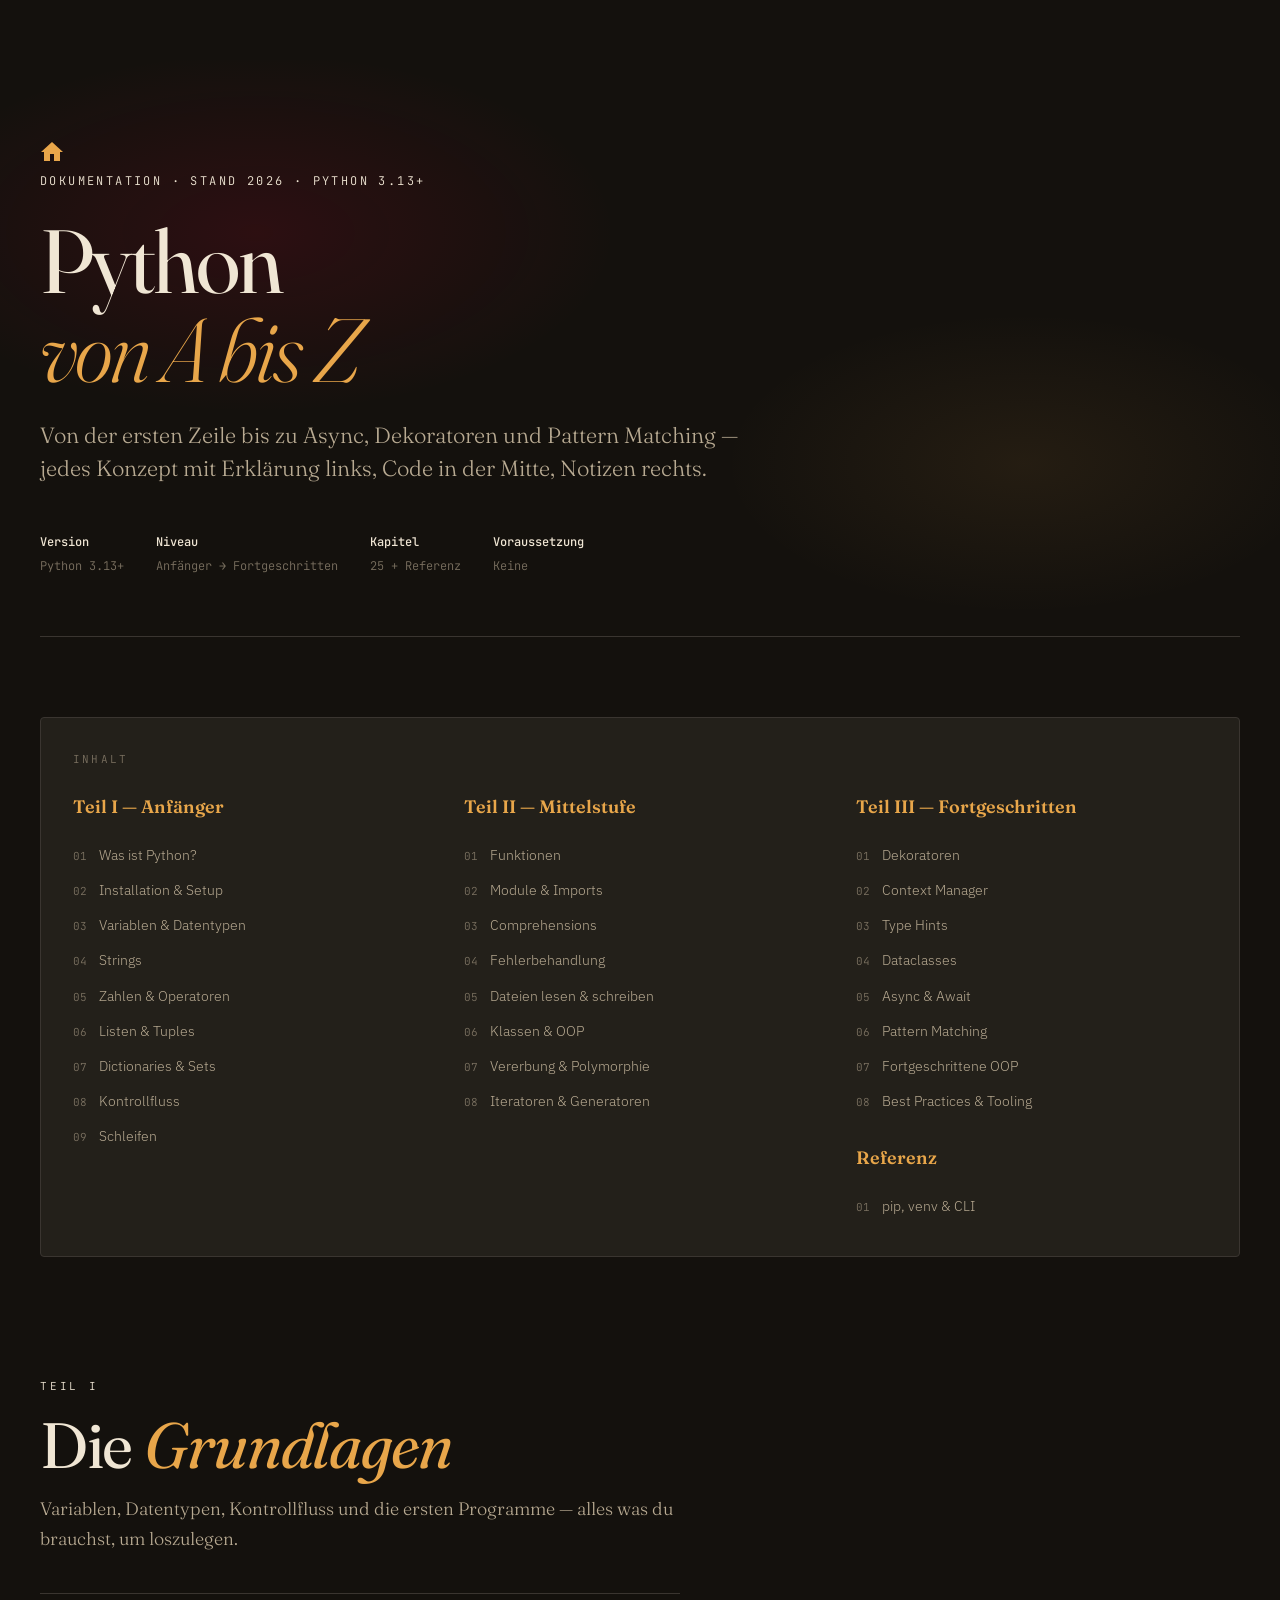
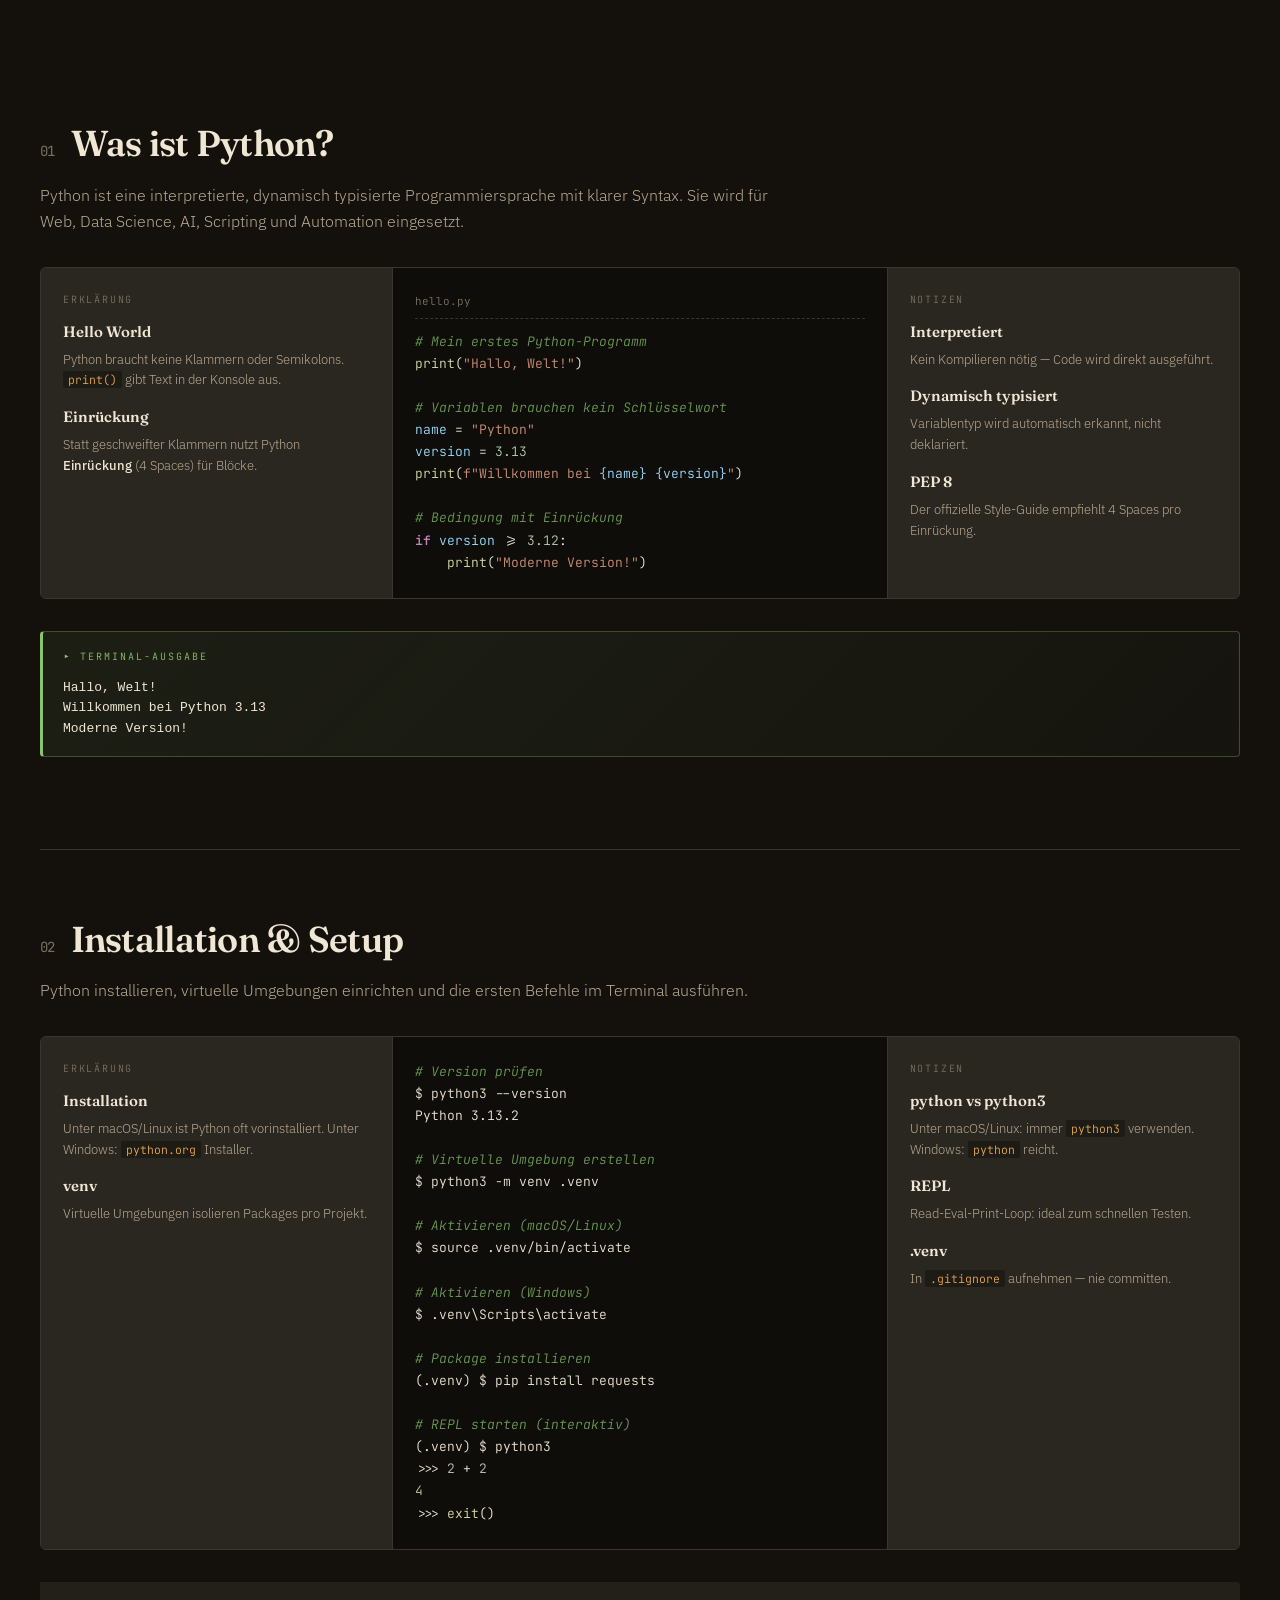
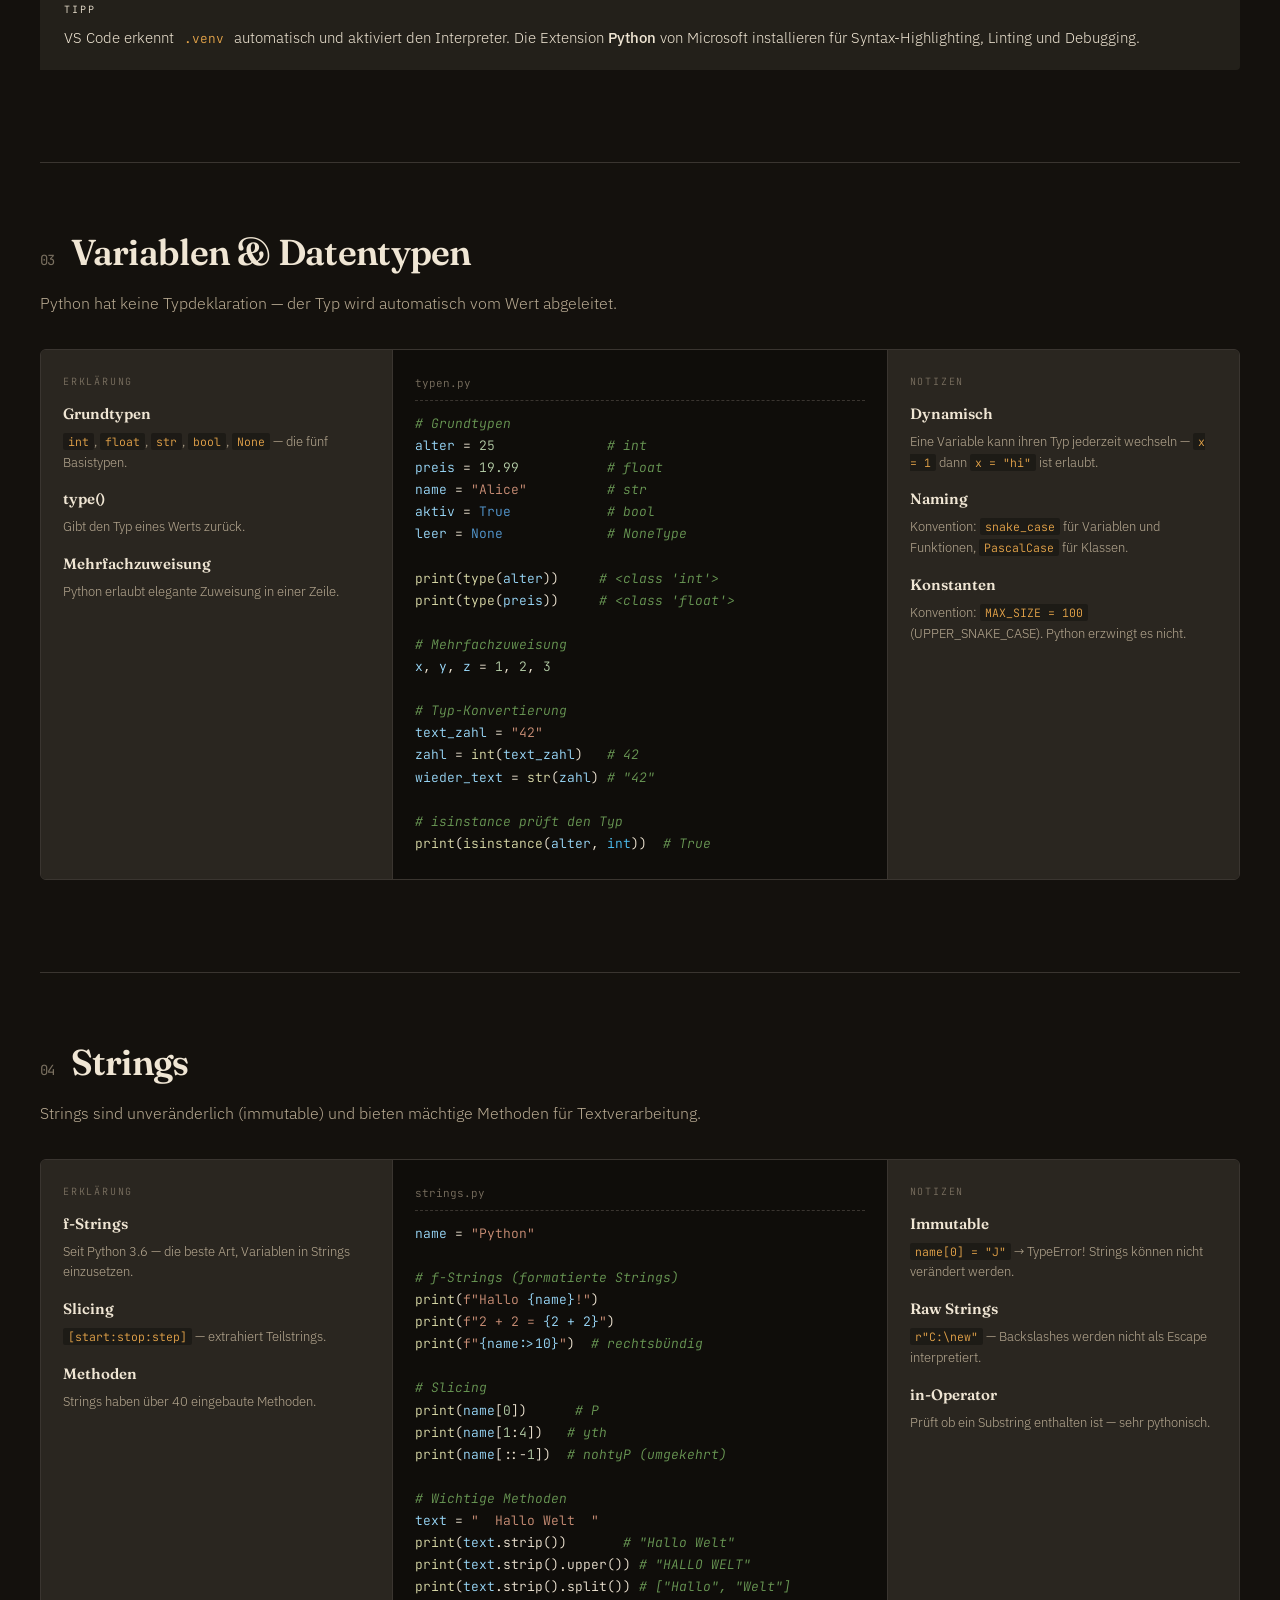
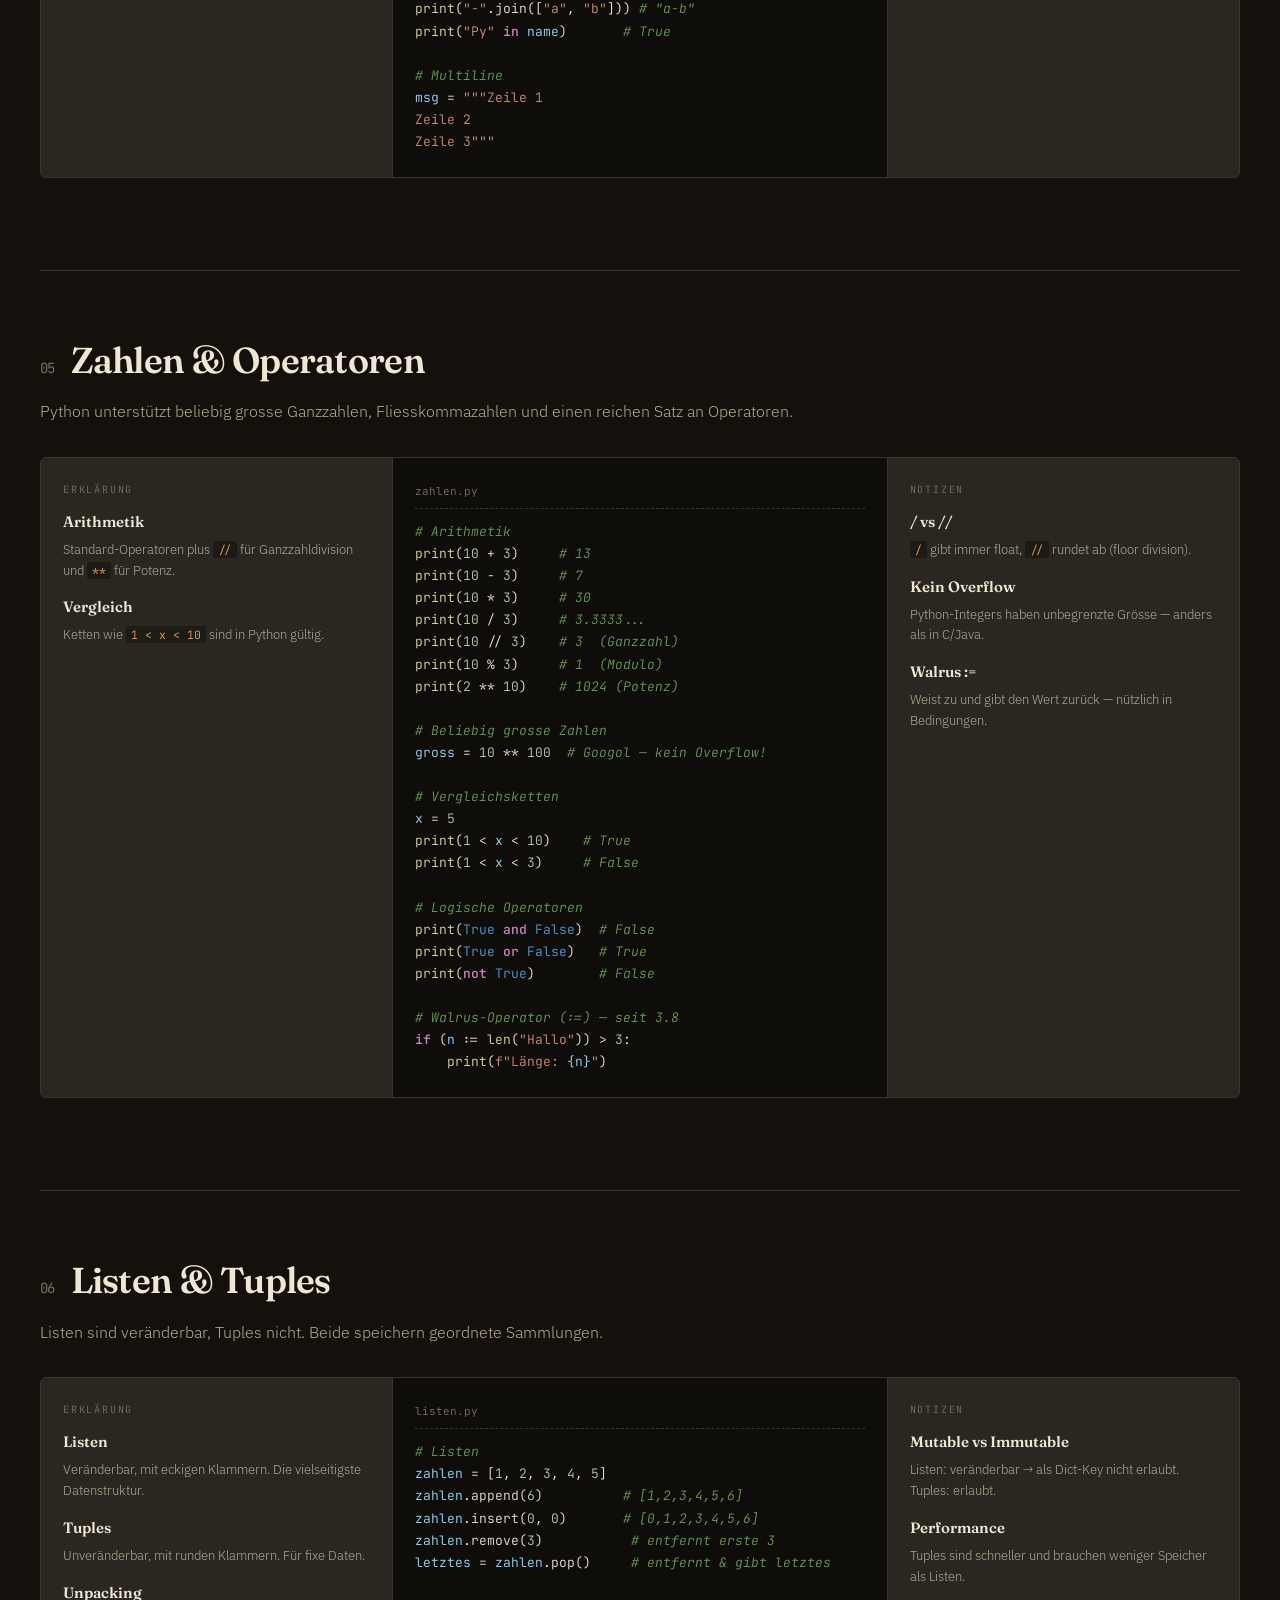
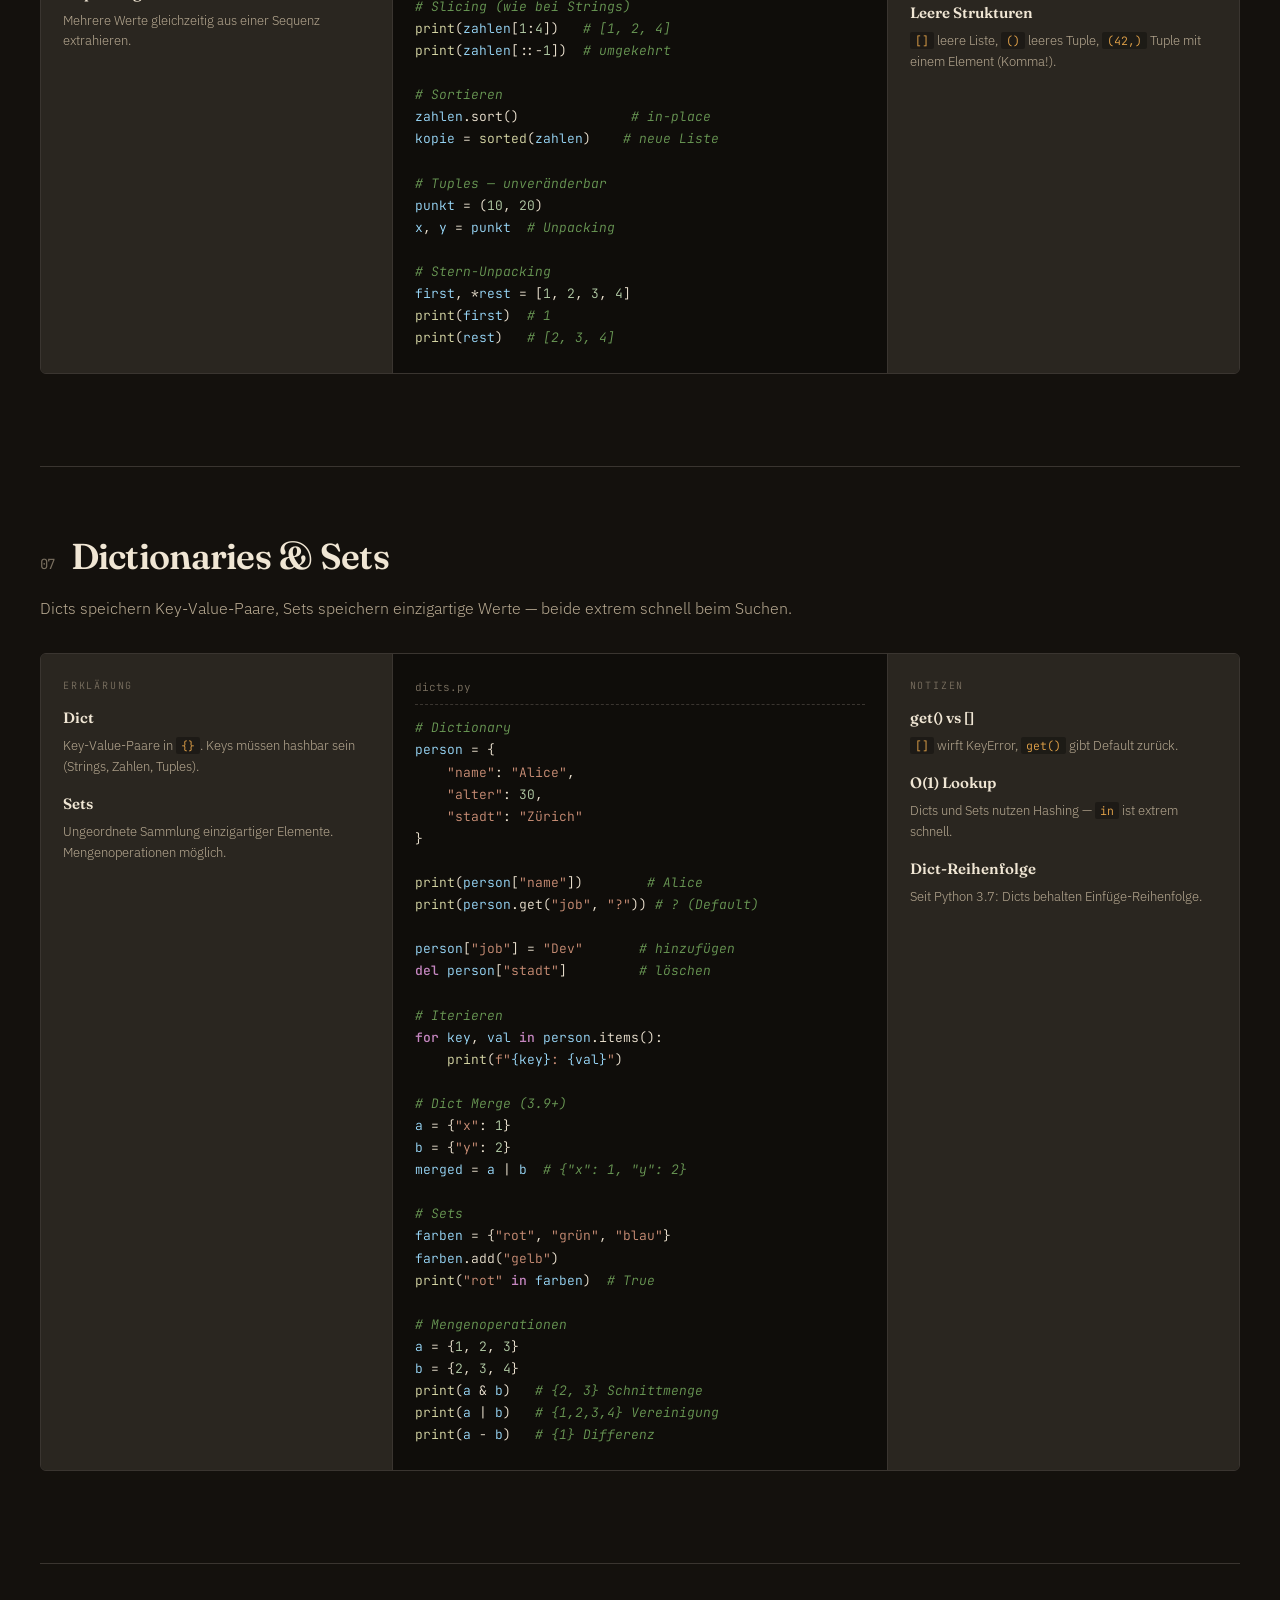
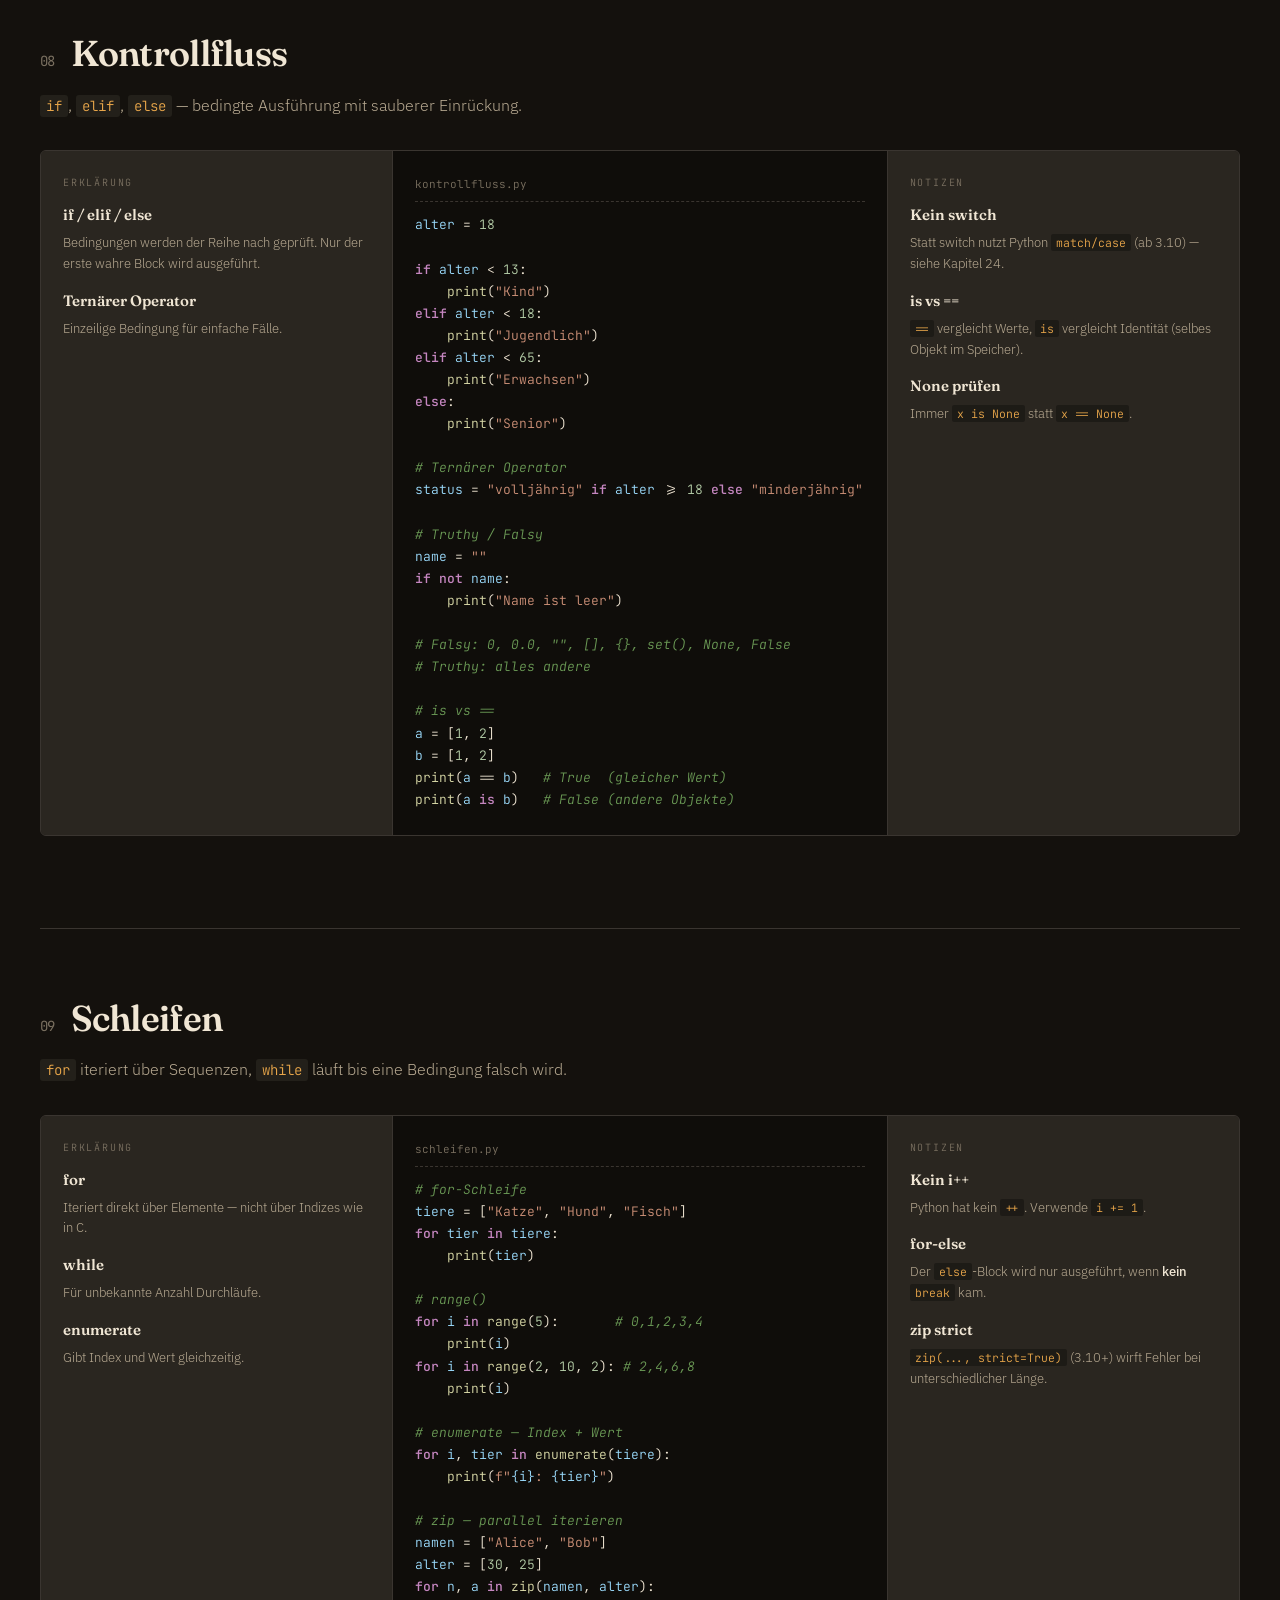
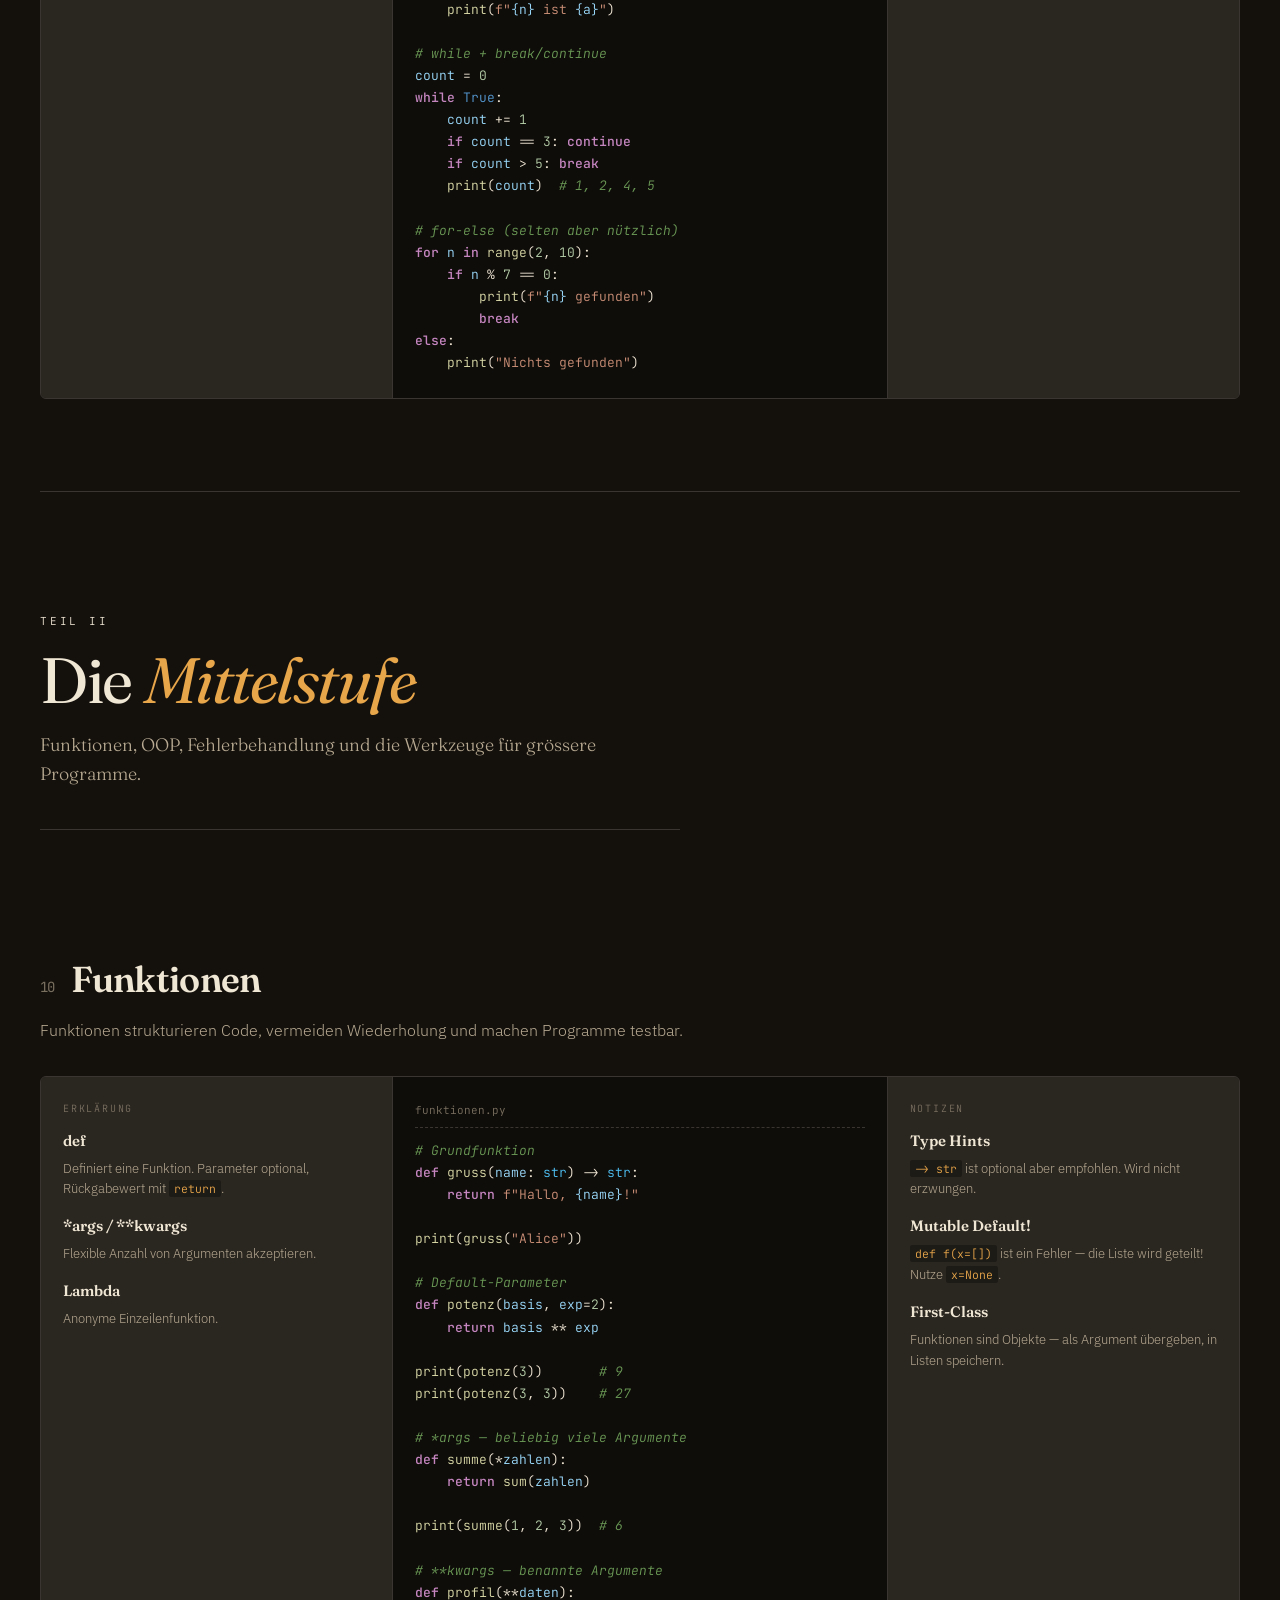
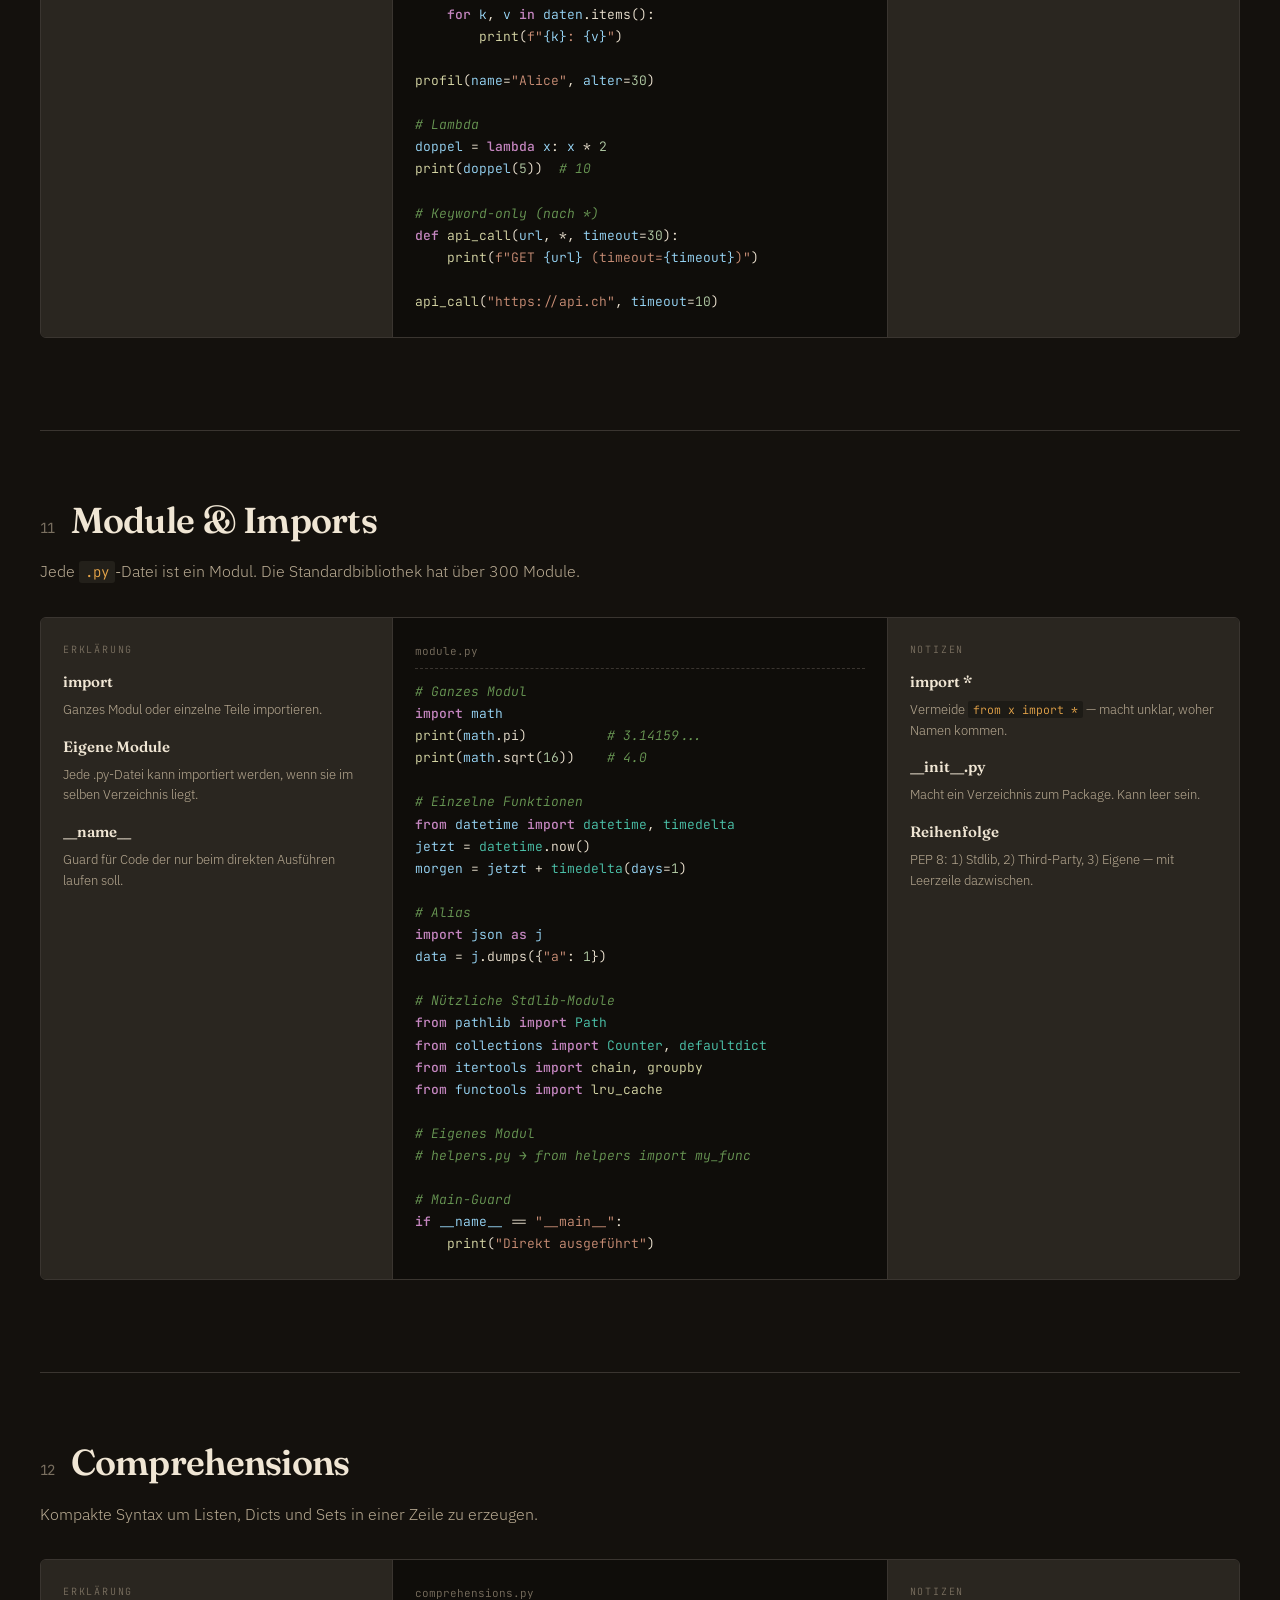
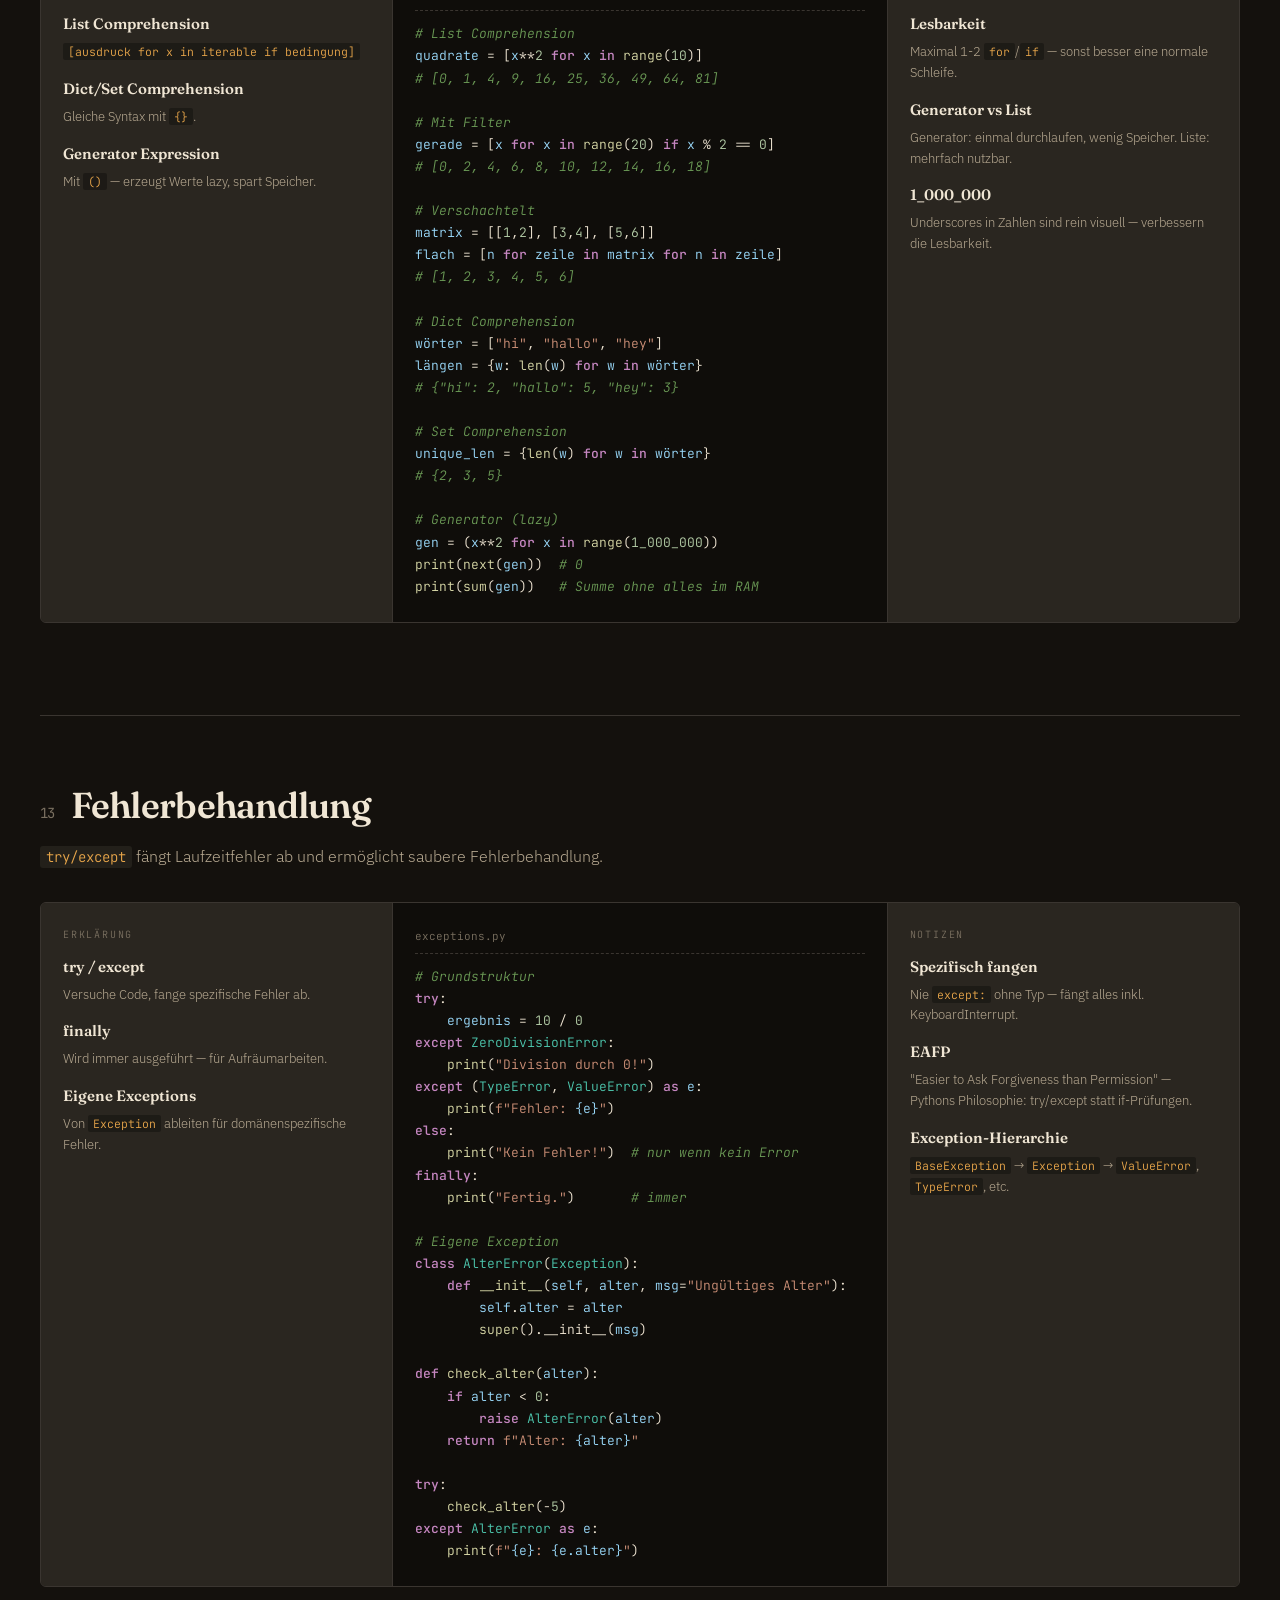
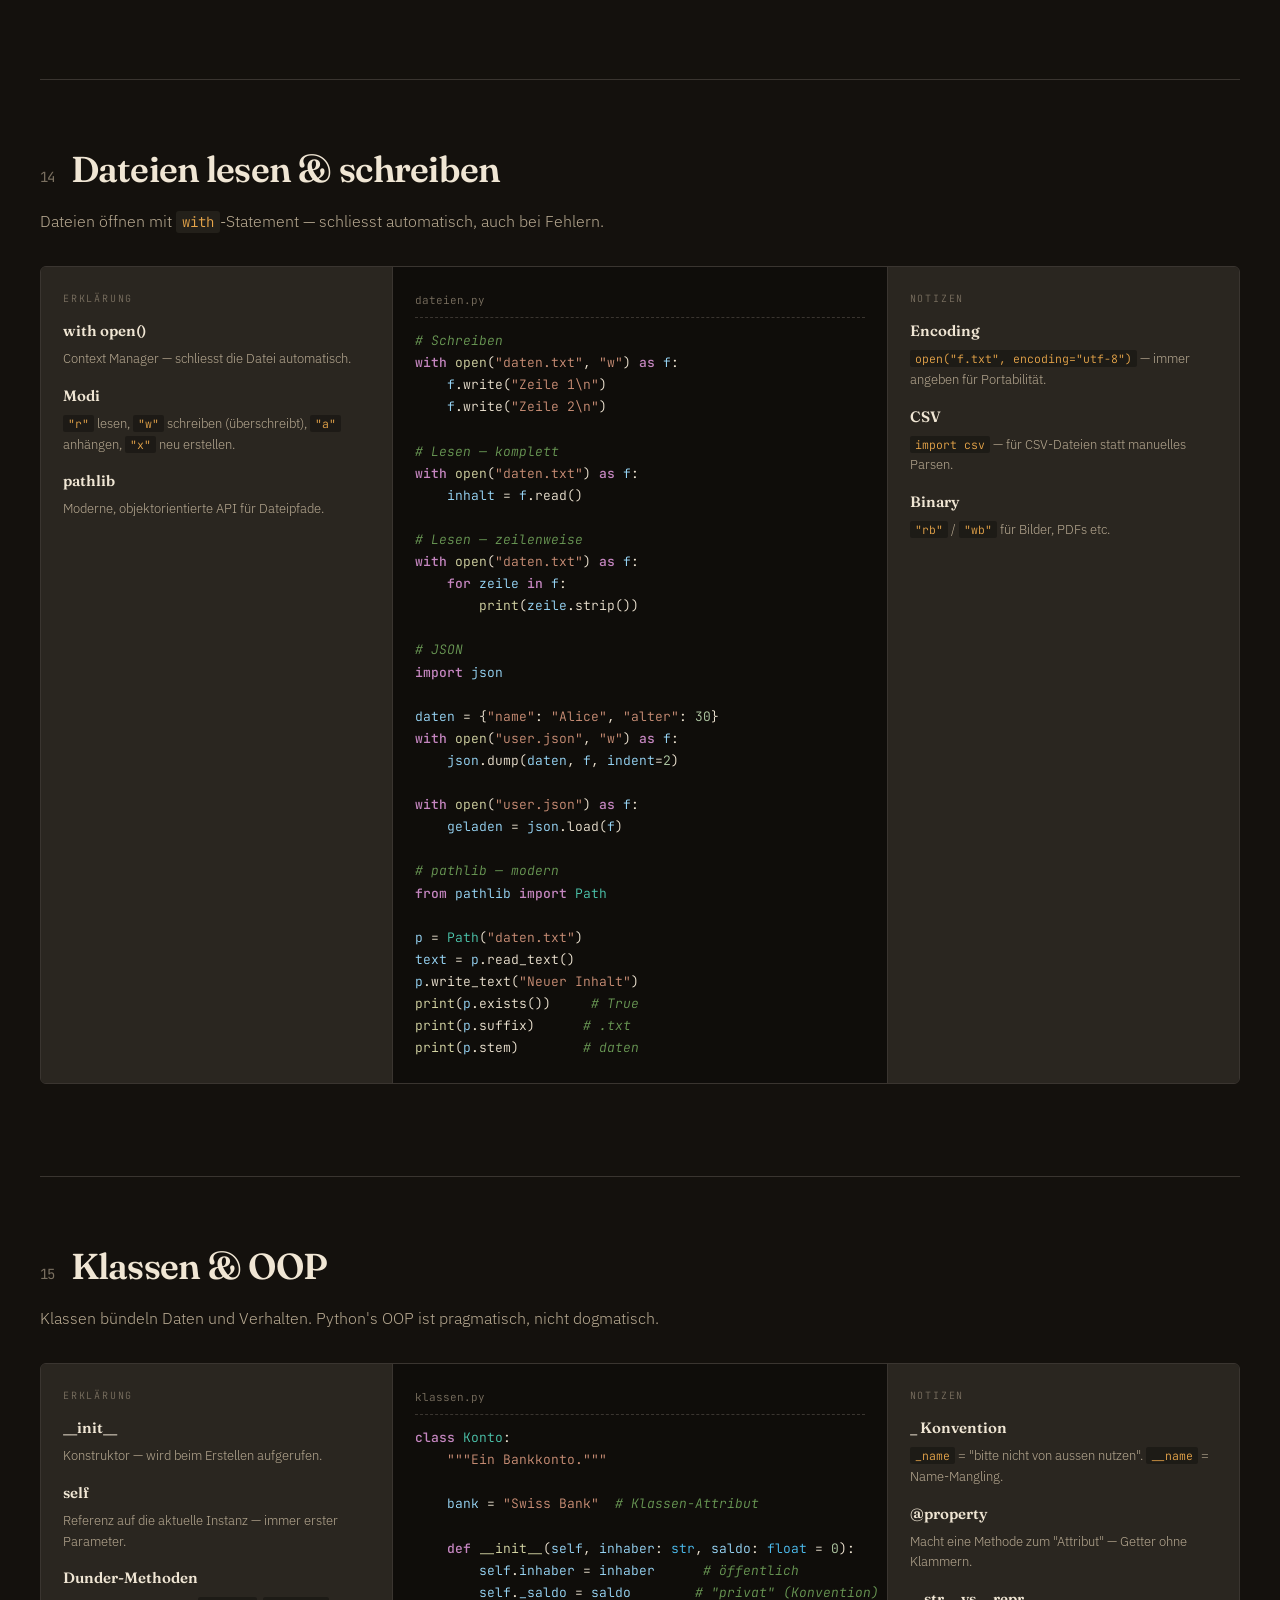
<file: python-doku.html>
<!DOCTYPE html>
<html lang="de">
<head>
<meta charset="UTF-8">
<meta name="viewport" content="width=device-width, initial-scale=1.0">
<title>Python — Vom Anfänger zum Fortgeschrittenen</title>
<link rel="preconnect" href="https://fonts.googleapis.com">
<link rel="preconnect" href="https://fonts.gstatic.com" crossorigin>
<link href="https://fonts.googleapis.com/css2?family=Fraunces:opsz,wght@9..144,400;9..144,600;9..144,800&family=IBM+Plex+Sans:wght@300;400;500;600&family=JetBrains+Mono:wght@400;500;700&display=swap" rel="stylesheet">
<link rel="stylesheet" href="./styles/style.css">
</head>
<body>
<div class="page">

<header class="hero">
  <a href="../index.html">
    <svg xmlns="http://www.w3.org/2000/svg" x="0px" y="0px" width="24" height="24" viewBox="0,0,256,256">
      <g fill="#e8a64a" fill-rule="nonzero" stroke="none" stroke-width="1" stroke-linecap="butt" stroke-linejoin="miter" stroke-miterlimit="10" stroke-dasharray="" stroke-dashoffset="0" font-family="none" font-weight="none" font-size="none" text-anchor="none" style="mix-blend-mode: normal"><g transform="scale(10.66667,10.66667)"><path d="M12,2.09961l-11,9.90039h3v9h6v-7h4v7h6v-9h3z"></path></g></g>
    </svg>
  </a>
  

  <div class="eyebrow">Dokumentation · Stand 2026 · Python 3.13+</div>
  <h1>Python<br><em>von A bis Z</em></h1>
  <p class="lede">Von der ersten Zeile bis zu Async, Dekoratoren und Pattern Matching — jedes Konzept mit Erklärung links, Code in der Mitte, Notizen rechts.</p>
  <div class="meta">
    <span><strong>Version</strong>Python 3.13+</span>
    <span><strong>Niveau</strong>Anfänger → Fortgeschritten</span>
    <span><strong>Kapitel</strong>25 + Referenz</span>
    <span><strong>Voraussetzung</strong>Keine</span>
  </div>
</header>

<nav class="toc">
  <div class="toc-title">Inhalt</div>
  <div class="toc-grid">
    <div class="toc-col">
      <h4>Teil I — Anfänger</h4>
      <ol>
        <li><a href="#was-ist-python">Was ist Python?</a></li>
        <li><a href="#setup">Installation &amp; Setup</a></li>
        <li><a href="#variablen">Variablen &amp; Datentypen</a></li>
        <li><a href="#strings">Strings</a></li>
        <li><a href="#zahlen">Zahlen &amp; Operatoren</a></li>
        <li><a href="#listen">Listen &amp; Tuples</a></li>
        <li><a href="#dicts">Dictionaries &amp; Sets</a></li>
        <li><a href="#if">Kontrollfluss</a></li>
        <li><a href="#schleifen">Schleifen</a></li>
      </ol>
    </div>
    <div class="toc-col">
      <h4>Teil II — Mittelstufe</h4>
      <ol>
        <li><a href="#funktionen">Funktionen</a></li>
        <li><a href="#module">Module &amp; Imports</a></li>
        <li><a href="#comprehensions">Comprehensions</a></li>
        <li><a href="#exceptions">Fehlerbehandlung</a></li>
        <li><a href="#dateien">Dateien lesen &amp; schreiben</a></li>
        <li><a href="#klassen">Klassen &amp; OOP</a></li>
        <li><a href="#vererbung">Vererbung &amp; Polymorphie</a></li>
        <li><a href="#iteratoren">Iteratoren &amp; Generatoren</a></li>
      </ol>
    </div>
    <div class="toc-col">
      <h4>Teil III — Fortgeschritten</h4>
      <ol>
        <li><a href="#dekoratoren">Dekoratoren</a></li>
        <li><a href="#context">Context Manager</a></li>
        <li><a href="#typehints">Type Hints</a></li>
        <li><a href="#dataclasses">Dataclasses</a></li>
        <li><a href="#async">Async &amp; Await</a></li>
        <li><a href="#pattern">Pattern Matching</a></li>
        <li><a href="#adv-oop">Fortgeschrittene OOP</a></li>
        <li><a href="#best-practices">Best Practices &amp; Tooling</a></li>
      </ol>
      <h4 style="margin-top:24px">Referenz</h4>
      <ol>
        <li><a href="#ref">pip, venv &amp; CLI</a></li>
      </ol>
    </div>
  </div>
</nav>

<!-- ═══════════════════════════════════════════════ TEIL I ═══════════════════════════════════════════════ -->
<div class="part">
  <div class="part-label">Teil I</div>
  <div class="part-title">Die <em>Grundlagen</em></div>
  <p class="part-desc">Variablen, Datentypen, Kontrollfluss und die ersten Programme — alles was du brauchst, um loszulegen.</p>
</div>

<!-- 01 -->
<section id="was-ist-python">
  <h2><span class="num">01</span> Was ist Python?</h2>
  <p class="section-intro">Python ist eine interpretierte, dynamisch typisierte Programmiersprache mit klarer Syntax. Sie wird für Web, Data Science, AI, Scripting und Automation eingesetzt.</p>

  <div class="example">
    <div class="ex-side left">
      <span class="ex-label">Erklärung</span>
      <h5>Hello World</h5>
      <p>Python braucht keine Klammern oder Semikolons. <code>print()</code> gibt Text in der Konsole aus.</p>
      <h5>Einrückung</h5>
      <p>Statt geschweifter Klammern nutzt Python <strong>Einrückung</strong> (4 Spaces) für Blöcke.</p>
    </div>
    <div class="ex-code">
      <div class="filename">hello.py</div>
<pre><span class="cm"># Mein erstes Python-Programm</span>
<span class="fn">print</span>(<span class="st">"Hallo, Welt!"</span>)

<span class="cm"># Variablen brauchen kein Schlüsselwort</span>
<span class="vr">name</span> = <span class="st">"Python"</span>
<span class="vr">version</span> = <span class="nm">3.13</span>
<span class="fn">print</span>(<span class="st">f"Willkommen bei <span class="vr">{name}</span> <span class="vr">{version}</span>"</span>)

<span class="cm"># Bedingung mit Einrückung</span>
<span class="kw">if</span> <span class="vr">version</span> >= <span class="nm">3.12</span>:
    <span class="fn">print</span>(<span class="st">"Moderne Version!"</span>)
</pre>
    </div>
    <div class="ex-side right">
      <span class="ex-label">Notizen</span>
      <h5>Interpretiert</h5>
      <p>Kein Kompilieren nötig — Code wird direkt ausgeführt.</p>
      <h5>Dynamisch typisiert</h5>
      <p>Variablentyp wird automatisch erkannt, nicht deklariert.</p>
      <h5>PEP 8</h5>
      <p>Der offizielle Style-Guide empfiehlt 4 Spaces pro Einrückung.</p>
    </div>
  </div>
  <div class="output">
    <div class="output-label">Terminal-Ausgabe</div>
    <pre>Hallo, Welt!
Willkommen bei Python 3.13
Moderne Version!</pre>
  </div>
</section>

<!-- 02 -->
<section id="setup">
  <h2><span class="num">02</span> Installation &amp; Setup</h2>
  <p class="section-intro">Python installieren, virtuelle Umgebungen einrichten und die ersten Befehle im Terminal ausführen.</p>

  <div class="example">
    <div class="ex-side left">
      <span class="ex-label">Erklärung</span>
      <h5>Installation</h5>
      <p>Unter macOS/Linux ist Python oft vorinstalliert. Unter Windows: <code>python.org</code> Installer.</p>
      <h5>venv</h5>
      <p>Virtuelle Umgebungen isolieren Packages pro Projekt.</p>
    </div>
    <div class="ex-code">
<pre><span class="cm"># Version prüfen</span>
$ python3 --version
Python 3.13.2

<span class="cm"># Virtuelle Umgebung erstellen</span>
$ python3 -m venv .venv

<span class="cm"># Aktivieren (macOS/Linux)</span>
$ source .venv/bin/activate

<span class="cm"># Aktivieren (Windows)</span>
$ .venv\Scripts\activate

<span class="cm"># Package installieren</span>
(.venv) $ pip install requests

<span class="cm"># REPL starten (interaktiv)</span>
(.venv) $ python3
>>> <span class="nm">2</span> + <span class="nm">2</span>
<span class="nm">4</span>
>>> <span class="fn">exit</span>()
</pre>
    </div>
    <div class="ex-side right">
      <span class="ex-label">Notizen</span>
      <h5>python vs python3</h5>
      <p>Unter macOS/Linux: immer <code>python3</code> verwenden. Windows: <code>python</code> reicht.</p>
      <h5>REPL</h5>
      <p>Read-Eval-Print-Loop: ideal zum schnellen Testen.</p>
      <h5>.venv</h5>
      <p>In <code>.gitignore</code> aufnehmen — nie committen.</p>
    </div>
  </div>

  <div class="callout">
    <div class="callout-label">Tipp</div>
    <p>VS Code erkennt <code>.venv</code> automatisch und aktiviert den Interpreter. Die Extension <strong>Python</strong> von Microsoft installieren für Syntax-Highlighting, Linting und Debugging.</p>
  </div>
</section>

<!-- 03 -->
<section id="variablen">
  <h2><span class="num">03</span> Variablen &amp; Datentypen</h2>
  <p class="section-intro">Python hat keine Typdeklaration — der Typ wird automatisch vom Wert abgeleitet.</p>

  <div class="example">
    <div class="ex-side left">
      <span class="ex-label">Erklärung</span>
      <h5>Grundtypen</h5>
      <p><code>int</code>, <code>float</code>, <code>str</code>, <code>bool</code>, <code>None</code> — die fünf Basistypen.</p>
      <h5>type()</h5>
      <p>Gibt den Typ eines Werts zurück.</p>
      <h5>Mehrfachzuweisung</h5>
      <p>Python erlaubt elegante Zuweisung in einer Zeile.</p>
    </div>
    <div class="ex-code">
      <div class="filename">typen.py</div>
<pre><span class="cm"># Grundtypen</span>
<span class="vr">alter</span> = <span class="nm">25</span>              <span class="cm"># int</span>
<span class="vr">preis</span> = <span class="nm">19.99</span>           <span class="cm"># float</span>
<span class="vr">name</span> = <span class="st">"Alice"</span>          <span class="cm"># str</span>
<span class="vr">aktiv</span> = <span class="bn">True</span>            <span class="cm"># bool</span>
<span class="vr">leer</span> = <span class="bn">None</span>             <span class="cm"># NoneType</span>

<span class="fn">print</span>(<span class="fn">type</span>(<span class="vr">alter</span>))     <span class="cm"># &lt;class 'int'&gt;</span>
<span class="fn">print</span>(<span class="fn">type</span>(<span class="vr">preis</span>))     <span class="cm"># &lt;class 'float'&gt;</span>

<span class="cm"># Mehrfachzuweisung</span>
<span class="vr">x</span>, <span class="vr">y</span>, <span class="vr">z</span> = <span class="nm">1</span>, <span class="nm">2</span>, <span class="nm">3</span>

<span class="cm"># Typ-Konvertierung</span>
<span class="vr">text_zahl</span> = <span class="st">"42"</span>
<span class="vr">zahl</span> = <span class="fn">int</span>(<span class="vr">text_zahl</span>)   <span class="cm"># 42</span>
<span class="vr">wieder_text</span> = <span class="fn">str</span>(<span class="vr">zahl</span>) <span class="cm"># "42"</span>

<span class="cm"># isinstance prüft den Typ</span>
<span class="fn">print</span>(<span class="fn">isinstance</span>(<span class="vr">alter</span>, <span class="tp">int</span>))  <span class="cm"># True</span>
</pre>
    </div>
    <div class="ex-side right">
      <span class="ex-label">Notizen</span>
      <h5>Dynamisch</h5>
      <p>Eine Variable kann ihren Typ jederzeit wechseln — <code>x = 1</code> dann <code>x = "hi"</code> ist erlaubt.</p>
      <h5>Naming</h5>
      <p>Konvention: <code>snake_case</code> für Variablen und Funktionen, <code>PascalCase</code> für Klassen.</p>
      <h5>Konstanten</h5>
      <p>Konvention: <code>MAX_SIZE = 100</code> (UPPER_SNAKE_CASE). Python erzwingt es nicht.</p>
    </div>
  </div>
</section>

<!-- 04 -->
<section id="strings">
  <h2><span class="num">04</span> Strings</h2>
  <p class="section-intro">Strings sind unveränderlich (immutable) und bieten mächtige Methoden für Textverarbeitung.</p>

  <div class="example">
    <div class="ex-side left">
      <span class="ex-label">Erklärung</span>
      <h5>f-Strings</h5>
      <p>Seit Python 3.6 — die beste Art, Variablen in Strings einzusetzen.</p>
      <h5>Slicing</h5>
      <p><code>[start:stop:step]</code> — extrahiert Teilstrings.</p>
      <h5>Methoden</h5>
      <p>Strings haben über 40 eingebaute Methoden.</p>
    </div>
    <div class="ex-code">
      <div class="filename">strings.py</div>
<pre><span class="vr">name</span> = <span class="st">"Python"</span>

<span class="cm"># f-Strings (formatierte Strings)</span>
<span class="fn">print</span>(<span class="st">f"Hallo <span class="vr">{name}</span>!"</span>)
<span class="fn">print</span>(<span class="st">f"2 + 2 = <span class="vr">{2 + 2}</span>"</span>)
<span class="fn">print</span>(<span class="st">f"<span class="vr">{name:&gt;10}</span>"</span>)  <span class="cm"># rechtsbündig</span>

<span class="cm"># Slicing</span>
<span class="fn">print</span>(<span class="vr">name</span>[<span class="nm">0</span>])      <span class="cm"># P</span>
<span class="fn">print</span>(<span class="vr">name</span>[<span class="nm">1</span>:<span class="nm">4</span>])   <span class="cm"># yth</span>
<span class="fn">print</span>(<span class="vr">name</span>[::-<span class="nm">1</span>])  <span class="cm"># nohtyP (umgekehrt)</span>

<span class="cm"># Wichtige Methoden</span>
<span class="vr">text</span> = <span class="st">"  Hallo Welt  "</span>
<span class="fn">print</span>(<span class="vr">text</span>.strip())       <span class="cm"># "Hallo Welt"</span>
<span class="fn">print</span>(<span class="vr">text</span>.strip().upper()) <span class="cm"># "HALLO WELT"</span>
<span class="fn">print</span>(<span class="vr">text</span>.strip().split()) <span class="cm"># ["Hallo", "Welt"]</span>
<span class="fn">print</span>(<span class="st">"-"</span>.join([<span class="st">"a"</span>, <span class="st">"b"</span>])) <span class="cm"># "a-b"</span>
<span class="fn">print</span>(<span class="st">"Py"</span> <span class="kw">in</span> <span class="vr">name</span>)       <span class="cm"># True</span>

<span class="cm"># Multiline</span>
<span class="vr">msg</span> = <span class="st">"""Zeile 1
Zeile 2
Zeile 3"""</span>
</pre>
    </div>
    <div class="ex-side right">
      <span class="ex-label">Notizen</span>
      <h5>Immutable</h5>
      <p><code>name[0] = "J"</code> → TypeError! Strings können nicht verändert werden.</p>
      <h5>Raw Strings</h5>
      <p><code>r"C:\new"</code> — Backslashes werden nicht als Escape interpretiert.</p>
      <h5>in-Operator</h5>
      <p>Prüft ob ein Substring enthalten ist — sehr pythonisch.</p>
    </div>
  </div>
</section>

<!-- 05 -->
<section id="zahlen">
  <h2><span class="num">05</span> Zahlen &amp; Operatoren</h2>
  <p class="section-intro">Python unterstützt beliebig grosse Ganzzahlen, Fliesskommazahlen und einen reichen Satz an Operatoren.</p>

  <div class="example">
    <div class="ex-side left">
      <span class="ex-label">Erklärung</span>
      <h5>Arithmetik</h5>
      <p>Standard-Operatoren plus <code>//</code> für Ganzzahldivision und <code>**</code> für Potenz.</p>
      <h5>Vergleich</h5>
      <p>Ketten wie <code>1 &lt; x &lt; 10</code> sind in Python gültig.</p>
    </div>
    <div class="ex-code">
      <div class="filename">zahlen.py</div>
<pre><span class="cm"># Arithmetik</span>
<span class="fn">print</span>(<span class="nm">10</span> + <span class="nm">3</span>)     <span class="cm"># 13</span>
<span class="fn">print</span>(<span class="nm">10</span> - <span class="nm">3</span>)     <span class="cm"># 7</span>
<span class="fn">print</span>(<span class="nm">10</span> * <span class="nm">3</span>)     <span class="cm"># 30</span>
<span class="fn">print</span>(<span class="nm">10</span> / <span class="nm">3</span>)     <span class="cm"># 3.3333...</span>
<span class="fn">print</span>(<span class="nm">10</span> // <span class="nm">3</span>)    <span class="cm"># 3  (Ganzzahl)</span>
<span class="fn">print</span>(<span class="nm">10</span> % <span class="nm">3</span>)     <span class="cm"># 1  (Modulo)</span>
<span class="fn">print</span>(<span class="nm">2</span> ** <span class="nm">10</span>)    <span class="cm"># 1024 (Potenz)</span>

<span class="cm"># Beliebig grosse Zahlen</span>
<span class="vr">gross</span> = <span class="nm">10</span> ** <span class="nm">100</span>  <span class="cm"># Googol — kein Overflow!</span>

<span class="cm"># Vergleichsketten</span>
<span class="vr">x</span> = <span class="nm">5</span>
<span class="fn">print</span>(<span class="nm">1</span> &lt; <span class="vr">x</span> &lt; <span class="nm">10</span>)    <span class="cm"># True</span>
<span class="fn">print</span>(<span class="nm">1</span> &lt; <span class="vr">x</span> &lt; <span class="nm">3</span>)     <span class="cm"># False</span>

<span class="cm"># Logische Operatoren</span>
<span class="fn">print</span>(<span class="bn">True</span> <span class="kw">and</span> <span class="bn">False</span>)  <span class="cm"># False</span>
<span class="fn">print</span>(<span class="bn">True</span> <span class="kw">or</span> <span class="bn">False</span>)   <span class="cm"># True</span>
<span class="fn">print</span>(<span class="kw">not</span> <span class="bn">True</span>)        <span class="cm"># False</span>

<span class="cm"># Walrus-Operator (:=) — seit 3.8</span>
<span class="kw">if</span> (<span class="vr">n</span> := <span class="fn">len</span>(<span class="st">"Hallo"</span>)) > <span class="nm">3</span>:
    <span class="fn">print</span>(<span class="st">f"Länge: <span class="vr">{n}</span>"</span>)
</pre>
    </div>
    <div class="ex-side right">
      <span class="ex-label">Notizen</span>
      <h5>/ vs //</h5>
      <p><code>/</code> gibt immer float, <code>//</code> rundet ab (floor division).</p>
      <h5>Kein Overflow</h5>
      <p>Python-Integers haben unbegrenzte Grösse — anders als in C/Java.</p>
      <h5>Walrus :=</h5>
      <p>Weist zu und gibt den Wert zurück — nützlich in Bedingungen.</p>
    </div>
  </div>
</section>

<!-- 06 -->
<section id="listen">
  <h2><span class="num">06</span> Listen &amp; Tuples</h2>
  <p class="section-intro">Listen sind veränderbar, Tuples nicht. Beide speichern geordnete Sammlungen.</p>

  <div class="example">
    <div class="ex-side left">
      <span class="ex-label">Erklärung</span>
      <h5>Listen</h5>
      <p>Veränderbar, mit eckigen Klammern. Die vielseitigste Datenstruktur.</p>
      <h5>Tuples</h5>
      <p>Unveränderbar, mit runden Klammern. Für fixe Daten.</p>
      <h5>Unpacking</h5>
      <p>Mehrere Werte gleichzeitig aus einer Sequenz extrahieren.</p>
    </div>
    <div class="ex-code">
      <div class="filename">listen.py</div>
<pre><span class="cm"># Listen</span>
<span class="vr">zahlen</span> = [<span class="nm">1</span>, <span class="nm">2</span>, <span class="nm">3</span>, <span class="nm">4</span>, <span class="nm">5</span>]
<span class="vr">zahlen</span>.append(<span class="nm">6</span>)          <span class="cm"># [1,2,3,4,5,6]</span>
<span class="vr">zahlen</span>.insert(<span class="nm">0</span>, <span class="nm">0</span>)       <span class="cm"># [0,1,2,3,4,5,6]</span>
<span class="vr">zahlen</span>.remove(<span class="nm">3</span>)           <span class="cm"># entfernt erste 3</span>
<span class="vr">letztes</span> = <span class="vr">zahlen</span>.pop()     <span class="cm"># entfernt &amp; gibt letztes</span>

<span class="cm"># Slicing (wie bei Strings)</span>
<span class="fn">print</span>(<span class="vr">zahlen</span>[<span class="nm">1</span>:<span class="nm">4</span>])   <span class="cm"># [1, 2, 4]</span>
<span class="fn">print</span>(<span class="vr">zahlen</span>[::-<span class="nm">1</span>])  <span class="cm"># umgekehrt</span>

<span class="cm"># Sortieren</span>
<span class="vr">zahlen</span>.sort()              <span class="cm"># in-place</span>
<span class="vr">kopie</span> = <span class="fn">sorted</span>(<span class="vr">zahlen</span>)    <span class="cm"># neue Liste</span>

<span class="cm"># Tuples — unveränderbar</span>
<span class="vr">punkt</span> = (<span class="nm">10</span>, <span class="nm">20</span>)
<span class="vr">x</span>, <span class="vr">y</span> = <span class="vr">punkt</span>  <span class="cm"># Unpacking</span>

<span class="cm"># Stern-Unpacking</span>
<span class="vr">first</span>, *<span class="vr">rest</span> = [<span class="nm">1</span>, <span class="nm">2</span>, <span class="nm">3</span>, <span class="nm">4</span>]
<span class="fn">print</span>(<span class="vr">first</span>)  <span class="cm"># 1</span>
<span class="fn">print</span>(<span class="vr">rest</span>)   <span class="cm"># [2, 3, 4]</span>
</pre>
    </div>
    <div class="ex-side right">
      <span class="ex-label">Notizen</span>
      <h5>Mutable vs Immutable</h5>
      <p>Listen: veränderbar → als Dict-Key nicht erlaubt. Tuples: erlaubt.</p>
      <h5>Performance</h5>
      <p>Tuples sind schneller und brauchen weniger Speicher als Listen.</p>
      <h5>Leere Strukturen</h5>
      <p><code>[]</code> leere Liste, <code>()</code> leeres Tuple, <code>(42,)</code> Tuple mit einem Element (Komma!).</p>
    </div>
  </div>
</section>

<!-- 07 -->
<section id="dicts">
  <h2><span class="num">07</span> Dictionaries &amp; Sets</h2>
  <p class="section-intro">Dicts speichern Key-Value-Paare, Sets speichern einzigartige Werte — beide extrem schnell beim Suchen.</p>

  <div class="example">
    <div class="ex-side left">
      <span class="ex-label">Erklärung</span>
      <h5>Dict</h5>
      <p>Key-Value-Paare in <code>{}</code>. Keys müssen hashbar sein (Strings, Zahlen, Tuples).</p>
      <h5>Sets</h5>
      <p>Ungeordnete Sammlung einzigartiger Elemente. Mengenoperationen möglich.</p>
    </div>
    <div class="ex-code">
      <div class="filename">dicts.py</div>
<pre><span class="cm"># Dictionary</span>
<span class="vr">person</span> = {
    <span class="st">"name"</span>: <span class="st">"Alice"</span>,
    <span class="st">"alter"</span>: <span class="nm">30</span>,
    <span class="st">"stadt"</span>: <span class="st">"Zürich"</span>
}

<span class="fn">print</span>(<span class="vr">person</span>[<span class="st">"name"</span>])        <span class="cm"># Alice</span>
<span class="fn">print</span>(<span class="vr">person</span>.get(<span class="st">"job"</span>, <span class="st">"?"</span>)) <span class="cm"># ? (Default)</span>

<span class="vr">person</span>[<span class="st">"job"</span>] = <span class="st">"Dev"</span>       <span class="cm"># hinzufügen</span>
<span class="kw">del</span> <span class="vr">person</span>[<span class="st">"stadt"</span>]         <span class="cm"># löschen</span>

<span class="cm"># Iterieren</span>
<span class="kw">for</span> <span class="vr">key</span>, <span class="vr">val</span> <span class="kw">in</span> <span class="vr">person</span>.items():
    <span class="fn">print</span>(<span class="st">f"<span class="vr">{key}</span>: <span class="vr">{val}</span>"</span>)

<span class="cm"># Dict Merge (3.9+)</span>
<span class="vr">a</span> = {<span class="st">"x"</span>: <span class="nm">1</span>}
<span class="vr">b</span> = {<span class="st">"y"</span>: <span class="nm">2</span>}
<span class="vr">merged</span> = <span class="vr">a</span> | <span class="vr">b</span>  <span class="cm"># {"x": 1, "y": 2}</span>

<span class="cm"># Sets</span>
<span class="vr">farben</span> = {<span class="st">"rot"</span>, <span class="st">"grün"</span>, <span class="st">"blau"</span>}
<span class="vr">farben</span>.add(<span class="st">"gelb"</span>)
<span class="fn">print</span>(<span class="st">"rot"</span> <span class="kw">in</span> <span class="vr">farben</span>)  <span class="cm"># True</span>

<span class="cm"># Mengenoperationen</span>
<span class="vr">a</span> = {<span class="nm">1</span>, <span class="nm">2</span>, <span class="nm">3</span>}
<span class="vr">b</span> = {<span class="nm">2</span>, <span class="nm">3</span>, <span class="nm">4</span>}
<span class="fn">print</span>(<span class="vr">a</span> & <span class="vr">b</span>)   <span class="cm"># {2, 3} Schnittmenge</span>
<span class="fn">print</span>(<span class="vr">a</span> | <span class="vr">b</span>)   <span class="cm"># {1,2,3,4} Vereinigung</span>
<span class="fn">print</span>(<span class="vr">a</span> - <span class="vr">b</span>)   <span class="cm"># {1} Differenz</span>
</pre>
    </div>
    <div class="ex-side right">
      <span class="ex-label">Notizen</span>
      <h5>get() vs []</h5>
      <p><code>[]</code> wirft KeyError, <code>get()</code> gibt Default zurück.</p>
      <h5>O(1) Lookup</h5>
      <p>Dicts und Sets nutzen Hashing — <code>in</code> ist extrem schnell.</p>
      <h5>Dict-Reihenfolge</h5>
      <p>Seit Python 3.7: Dicts behalten Einfüge-Reihenfolge.</p>
    </div>
  </div>
</section>

<!-- 08 -->
<section id="if">
  <h2><span class="num">08</span> Kontrollfluss</h2>
  <p class="section-intro"><code>if</code>, <code>elif</code>, <code>else</code> — bedingte Ausführung mit sauberer Einrückung.</p>

  <div class="example">
    <div class="ex-side left">
      <span class="ex-label">Erklärung</span>
      <h5>if / elif / else</h5>
      <p>Bedingungen werden der Reihe nach geprüft. Nur der erste wahre Block wird ausgeführt.</p>
      <h5>Ternärer Operator</h5>
      <p>Einzeilige Bedingung für einfache Fälle.</p>
    </div>
    <div class="ex-code">
      <div class="filename">kontrollfluss.py</div>
<pre><span class="vr">alter</span> = <span class="nm">18</span>

<span class="kw">if</span> <span class="vr">alter</span> &lt; <span class="nm">13</span>:
    <span class="fn">print</span>(<span class="st">"Kind"</span>)
<span class="kw">elif</span> <span class="vr">alter</span> &lt; <span class="nm">18</span>:
    <span class="fn">print</span>(<span class="st">"Jugendlich"</span>)
<span class="kw">elif</span> <span class="vr">alter</span> &lt; <span class="nm">65</span>:
    <span class="fn">print</span>(<span class="st">"Erwachsen"</span>)
<span class="kw">else</span>:
    <span class="fn">print</span>(<span class="st">"Senior"</span>)

<span class="cm"># Ternärer Operator</span>
<span class="vr">status</span> = <span class="st">"volljährig"</span> <span class="kw">if</span> <span class="vr">alter</span> >= <span class="nm">18</span> <span class="kw">else</span> <span class="st">"minderjährig"</span>

<span class="cm"># Truthy / Falsy</span>
<span class="vr">name</span> = <span class="st">""</span>
<span class="kw">if</span> <span class="kw">not</span> <span class="vr">name</span>:
    <span class="fn">print</span>(<span class="st">"Name ist leer"</span>)

<span class="cm"># Falsy: 0, 0.0, "", [], {}, set(), None, False</span>
<span class="cm"># Truthy: alles andere</span>

<span class="cm"># is vs ==</span>
<span class="vr">a</span> = [<span class="nm">1</span>, <span class="nm">2</span>]
<span class="vr">b</span> = [<span class="nm">1</span>, <span class="nm">2</span>]
<span class="fn">print</span>(<span class="vr">a</span> == <span class="vr">b</span>)   <span class="cm"># True  (gleicher Wert)</span>
<span class="fn">print</span>(<span class="vr">a</span> <span class="kw">is</span> <span class="vr">b</span>)   <span class="cm"># False (andere Objekte)</span>
</pre>
    </div>
    <div class="ex-side right">
      <span class="ex-label">Notizen</span>
      <h5>Kein switch</h5>
      <p>Statt switch nutzt Python <code>match/case</code> (ab 3.10) — siehe Kapitel 24.</p>
      <h5>is vs ==</h5>
      <p><code>==</code> vergleicht Werte, <code>is</code> vergleicht Identität (selbes Objekt im Speicher).</p>
      <h5>None prüfen</h5>
      <p>Immer <code>x is None</code> statt <code>x == None</code>.</p>
    </div>
  </div>
</section>

<!-- 09 -->
<section id="schleifen">
  <h2><span class="num">09</span> Schleifen</h2>
  <p class="section-intro"><code>for</code> iteriert über Sequenzen, <code>while</code> läuft bis eine Bedingung falsch wird.</p>

  <div class="example">
    <div class="ex-side left">
      <span class="ex-label">Erklärung</span>
      <h5>for</h5>
      <p>Iteriert direkt über Elemente — nicht über Indizes wie in C.</p>
      <h5>while</h5>
      <p>Für unbekannte Anzahl Durchläufe.</p>
      <h5>enumerate</h5>
      <p>Gibt Index und Wert gleichzeitig.</p>
    </div>
    <div class="ex-code">
      <div class="filename">schleifen.py</div>
<pre><span class="cm"># for-Schleife</span>
<span class="vr">tiere</span> = [<span class="st">"Katze"</span>, <span class="st">"Hund"</span>, <span class="st">"Fisch"</span>]
<span class="kw">for</span> <span class="vr">tier</span> <span class="kw">in</span> <span class="vr">tiere</span>:
    <span class="fn">print</span>(<span class="vr">tier</span>)

<span class="cm"># range()</span>
<span class="kw">for</span> <span class="vr">i</span> <span class="kw">in</span> <span class="fn">range</span>(<span class="nm">5</span>):       <span class="cm"># 0,1,2,3,4</span>
    <span class="fn">print</span>(<span class="vr">i</span>)
<span class="kw">for</span> <span class="vr">i</span> <span class="kw">in</span> <span class="fn">range</span>(<span class="nm">2</span>, <span class="nm">10</span>, <span class="nm">2</span>): <span class="cm"># 2,4,6,8</span>
    <span class="fn">print</span>(<span class="vr">i</span>)

<span class="cm"># enumerate — Index + Wert</span>
<span class="kw">for</span> <span class="vr">i</span>, <span class="vr">tier</span> <span class="kw">in</span> <span class="fn">enumerate</span>(<span class="vr">tiere</span>):
    <span class="fn">print</span>(<span class="st">f"<span class="vr">{i}</span>: <span class="vr">{tier}</span>"</span>)

<span class="cm"># zip — parallel iterieren</span>
<span class="vr">namen</span> = [<span class="st">"Alice"</span>, <span class="st">"Bob"</span>]
<span class="vr">alter</span> = [<span class="nm">30</span>, <span class="nm">25</span>]
<span class="kw">for</span> <span class="vr">n</span>, <span class="vr">a</span> <span class="kw">in</span> <span class="fn">zip</span>(<span class="vr">namen</span>, <span class="vr">alter</span>):
    <span class="fn">print</span>(<span class="st">f"<span class="vr">{n}</span> ist <span class="vr">{a}</span>"</span>)

<span class="cm"># while + break/continue</span>
<span class="vr">count</span> = <span class="nm">0</span>
<span class="kw">while</span> <span class="bn">True</span>:
    <span class="vr">count</span> += <span class="nm">1</span>
    <span class="kw">if</span> <span class="vr">count</span> == <span class="nm">3</span>: <span class="kw">continue</span>
    <span class="kw">if</span> <span class="vr">count</span> > <span class="nm">5</span>: <span class="kw">break</span>
    <span class="fn">print</span>(<span class="vr">count</span>)  <span class="cm"># 1, 2, 4, 5</span>

<span class="cm"># for-else (selten aber nützlich)</span>
<span class="kw">for</span> <span class="vr">n</span> <span class="kw">in</span> <span class="fn">range</span>(<span class="nm">2</span>, <span class="nm">10</span>):
    <span class="kw">if</span> <span class="vr">n</span> % <span class="nm">7</span> == <span class="nm">0</span>:
        <span class="fn">print</span>(<span class="st">f"<span class="vr">{n}</span> gefunden"</span>)
        <span class="kw">break</span>
<span class="kw">else</span>:
    <span class="fn">print</span>(<span class="st">"Nichts gefunden"</span>)
</pre>
    </div>
    <div class="ex-side right">
      <span class="ex-label">Notizen</span>
      <h5>Kein i++</h5>
      <p>Python hat kein <code>++</code>. Verwende <code>i += 1</code>.</p>
      <h5>for-else</h5>
      <p>Der <code>else</code>-Block wird nur ausgeführt, wenn <strong>kein</strong> <code>break</code> kam.</p>
      <h5>zip strict</h5>
      <p><code>zip(..., strict=True)</code> (3.10+) wirft Fehler bei unterschiedlicher Länge.</p>
    </div>
  </div>
</section>


<!-- ═══════════════════════════════════════════════ TEIL II ═══════════════════════════════════════════════ -->
<div class="part">
  <div class="part-label">Teil II</div>
  <div class="part-title">Die <em>Mittelstufe</em></div>
  <p class="part-desc">Funktionen, OOP, Fehlerbehandlung und die Werkzeuge für grössere Programme.</p>
</div>

<!-- 10 -->
<section id="funktionen">
  <h2><span class="num">10</span> Funktionen</h2>
  <p class="section-intro">Funktionen strukturieren Code, vermeiden Wiederholung und machen Programme testbar.</p>

  <div class="example">
    <div class="ex-side left">
      <span class="ex-label">Erklärung</span>
      <h5>def</h5>
      <p>Definiert eine Funktion. Parameter optional, Rückgabewert mit <code>return</code>.</p>
      <h5>*args / **kwargs</h5>
      <p>Flexible Anzahl von Argumenten akzeptieren.</p>
      <h5>Lambda</h5>
      <p>Anonyme Einzeilenfunktion.</p>
    </div>
    <div class="ex-code">
      <div class="filename">funktionen.py</div>
<pre><span class="cm"># Grundfunktion</span>
<span class="kw">def</span> <span class="fn">gruss</span>(<span class="vr">name</span>: <span class="tp">str</span>) -> <span class="tp">str</span>:
    <span class="kw">return</span> <span class="st">f"Hallo, <span class="vr">{name}</span>!"</span>

<span class="fn">print</span>(<span class="fn">gruss</span>(<span class="st">"Alice"</span>))

<span class="cm"># Default-Parameter</span>
<span class="kw">def</span> <span class="fn">potenz</span>(<span class="vr">basis</span>, <span class="vr">exp</span>=<span class="nm">2</span>):
    <span class="kw">return</span> <span class="vr">basis</span> ** <span class="vr">exp</span>

<span class="fn">print</span>(<span class="fn">potenz</span>(<span class="nm">3</span>))       <span class="cm"># 9</span>
<span class="fn">print</span>(<span class="fn">potenz</span>(<span class="nm">3</span>, <span class="nm">3</span>))    <span class="cm"># 27</span>

<span class="cm"># *args — beliebig viele Argumente</span>
<span class="kw">def</span> <span class="fn">summe</span>(*<span class="vr">zahlen</span>):
    <span class="kw">return</span> <span class="fn">sum</span>(<span class="vr">zahlen</span>)

<span class="fn">print</span>(<span class="fn">summe</span>(<span class="nm">1</span>, <span class="nm">2</span>, <span class="nm">3</span>))  <span class="cm"># 6</span>

<span class="cm"># **kwargs — benannte Argumente</span>
<span class="kw">def</span> <span class="fn">profil</span>(**<span class="vr">daten</span>):
    <span class="kw">for</span> <span class="vr">k</span>, <span class="vr">v</span> <span class="kw">in</span> <span class="vr">daten</span>.items():
        <span class="fn">print</span>(<span class="st">f"<span class="vr">{k}</span>: <span class="vr">{v}</span>"</span>)

<span class="fn">profil</span>(<span class="vr">name</span>=<span class="st">"Alice"</span>, <span class="vr">alter</span>=<span class="nm">30</span>)

<span class="cm"># Lambda</span>
<span class="vr">doppel</span> = <span class="kw">lambda</span> <span class="vr">x</span>: <span class="vr">x</span> * <span class="nm">2</span>
<span class="fn">print</span>(<span class="vr">doppel</span>(<span class="nm">5</span>))  <span class="cm"># 10</span>

<span class="cm"># Keyword-only (nach *)</span>
<span class="kw">def</span> <span class="fn">api_call</span>(<span class="vr">url</span>, *, <span class="vr">timeout</span>=<span class="nm">30</span>):
    <span class="fn">print</span>(<span class="st">f"GET <span class="vr">{url}</span> (timeout=<span class="vr">{timeout}</span>)"</span>)

<span class="fn">api_call</span>(<span class="st">"https://api.ch"</span>, <span class="vr">timeout</span>=<span class="nm">10</span>)
</pre>
    </div>
    <div class="ex-side right">
      <span class="ex-label">Notizen</span>
      <h5>Type Hints</h5>
      <p><code>-> str</code> ist optional aber empfohlen. Wird nicht erzwungen.</p>
      <h5>Mutable Default!</h5>
      <p><code>def f(x=[])</code> ist ein Fehler — die Liste wird geteilt! Nutze <code>x=None</code>.</p>
      <h5>First-Class</h5>
      <p>Funktionen sind Objekte — als Argument übergeben, in Listen speichern.</p>
    </div>
  </div>
</section>

<!-- 11 -->
<section id="module">
  <h2><span class="num">11</span> Module &amp; Imports</h2>
  <p class="section-intro">Jede <code>.py</code>-Datei ist ein Modul. Die Standardbibliothek hat über 300 Module.</p>

  <div class="example">
    <div class="ex-side left">
      <span class="ex-label">Erklärung</span>
      <h5>import</h5>
      <p>Ganzes Modul oder einzelne Teile importieren.</p>
      <h5>Eigene Module</h5>
      <p>Jede .py-Datei kann importiert werden, wenn sie im selben Verzeichnis liegt.</p>
      <h5>__name__</h5>
      <p>Guard für Code der nur beim direkten Ausführen laufen soll.</p>
    </div>
    <div class="ex-code">
      <div class="filename">module.py</div>
<pre><span class="cm"># Ganzes Modul</span>
<span class="kw">import</span> <span class="vr">math</span>
<span class="fn">print</span>(<span class="vr">math</span>.pi)          <span class="cm"># 3.14159...</span>
<span class="fn">print</span>(<span class="vr">math</span>.sqrt(<span class="nm">16</span>))    <span class="cm"># 4.0</span>

<span class="cm"># Einzelne Funktionen</span>
<span class="kw">from</span> <span class="vr">datetime</span> <span class="kw">import</span> <span class="cl">datetime</span>, <span class="cl">timedelta</span>
<span class="vr">jetzt</span> = <span class="cl">datetime</span>.now()
<span class="vr">morgen</span> = <span class="vr">jetzt</span> + <span class="cl">timedelta</span>(<span class="vr">days</span>=<span class="nm">1</span>)

<span class="cm"># Alias</span>
<span class="kw">import</span> <span class="vr">json</span> <span class="kw">as</span> <span class="vr">j</span>
<span class="vr">data</span> = <span class="vr">j</span>.dumps({<span class="st">"a"</span>: <span class="nm">1</span>})

<span class="cm"># Nützliche Stdlib-Module</span>
<span class="kw">from</span> <span class="vr">pathlib</span> <span class="kw">import</span> <span class="cl">Path</span>
<span class="kw">from</span> <span class="vr">collections</span> <span class="kw">import</span> <span class="cl">Counter</span>, <span class="cl">defaultdict</span>
<span class="kw">from</span> <span class="vr">itertools</span> <span class="kw">import</span> <span class="fn">chain</span>, <span class="fn">groupby</span>
<span class="kw">from</span> <span class="vr">functools</span> <span class="kw">import</span> <span class="fn">lru_cache</span>

<span class="cm"># Eigenes Modul</span>
<span class="cm"># helpers.py → from helpers import my_func</span>

<span class="cm"># Main-Guard</span>
<span class="kw">if</span> <span class="vr">__name__</span> == <span class="st">"__main__"</span>:
    <span class="fn">print</span>(<span class="st">"Direkt ausgeführt"</span>)
</pre>
    </div>
    <div class="ex-side right">
      <span class="ex-label">Notizen</span>
      <h5>import *</h5>
      <p>Vermeide <code>from x import *</code> — macht unklar, woher Namen kommen.</p>
      <h5>__init__.py</h5>
      <p>Macht ein Verzeichnis zum Package. Kann leer sein.</p>
      <h5>Reihenfolge</h5>
      <p>PEP 8: 1) Stdlib, 2) Third-Party, 3) Eigene — mit Leerzeile dazwischen.</p>
    </div>
  </div>
</section>

<!-- 12 -->
<section id="comprehensions">
  <h2><span class="num">12</span> Comprehensions</h2>
  <p class="section-intro">Kompakte Syntax um Listen, Dicts und Sets in einer Zeile zu erzeugen.</p>

  <div class="example">
    <div class="ex-side left">
      <span class="ex-label">Erklärung</span>
      <h5>List Comprehension</h5>
      <p><code>[ausdruck for x in iterable if bedingung]</code></p>
      <h5>Dict/Set Comprehension</h5>
      <p>Gleiche Syntax mit <code>{}</code>.</p>
      <h5>Generator Expression</h5>
      <p>Mit <code>()</code> — erzeugt Werte lazy, spart Speicher.</p>
    </div>
    <div class="ex-code">
      <div class="filename">comprehensions.py</div>
<pre><span class="cm"># List Comprehension</span>
<span class="vr">quadrate</span> = [<span class="vr">x</span>**<span class="nm">2</span> <span class="kw">for</span> <span class="vr">x</span> <span class="kw">in</span> <span class="fn">range</span>(<span class="nm">10</span>)]
<span class="cm"># [0, 1, 4, 9, 16, 25, 36, 49, 64, 81]</span>

<span class="cm"># Mit Filter</span>
<span class="vr">gerade</span> = [<span class="vr">x</span> <span class="kw">for</span> <span class="vr">x</span> <span class="kw">in</span> <span class="fn">range</span>(<span class="nm">20</span>) <span class="kw">if</span> <span class="vr">x</span> % <span class="nm">2</span> == <span class="nm">0</span>]
<span class="cm"># [0, 2, 4, 6, 8, 10, 12, 14, 16, 18]</span>

<span class="cm"># Verschachtelt</span>
<span class="vr">matrix</span> = [[<span class="nm">1</span>,<span class="nm">2</span>], [<span class="nm">3</span>,<span class="nm">4</span>], [<span class="nm">5</span>,<span class="nm">6</span>]]
<span class="vr">flach</span> = [<span class="vr">n</span> <span class="kw">for</span> <span class="vr">zeile</span> <span class="kw">in</span> <span class="vr">matrix</span> <span class="kw">for</span> <span class="vr">n</span> <span class="kw">in</span> <span class="vr">zeile</span>]
<span class="cm"># [1, 2, 3, 4, 5, 6]</span>

<span class="cm"># Dict Comprehension</span>
<span class="vr">wörter</span> = [<span class="st">"hi"</span>, <span class="st">"hallo"</span>, <span class="st">"hey"</span>]
<span class="vr">längen</span> = {<span class="vr">w</span>: <span class="fn">len</span>(<span class="vr">w</span>) <span class="kw">for</span> <span class="vr">w</span> <span class="kw">in</span> <span class="vr">wörter</span>}
<span class="cm"># {"hi": 2, "hallo": 5, "hey": 3}</span>

<span class="cm"># Set Comprehension</span>
<span class="vr">unique_len</span> = {<span class="fn">len</span>(<span class="vr">w</span>) <span class="kw">for</span> <span class="vr">w</span> <span class="kw">in</span> <span class="vr">wörter</span>}
<span class="cm"># {2, 3, 5}</span>

<span class="cm"># Generator (lazy)</span>
<span class="vr">gen</span> = (<span class="vr">x</span>**<span class="nm">2</span> <span class="kw">for</span> <span class="vr">x</span> <span class="kw">in</span> <span class="fn">range</span>(<span class="nm">1_000_000</span>))
<span class="fn">print</span>(<span class="fn">next</span>(<span class="vr">gen</span>))  <span class="cm"># 0</span>
<span class="fn">print</span>(<span class="fn">sum</span>(<span class="vr">gen</span>))   <span class="cm"># Summe ohne alles im RAM</span>
</pre>
    </div>
    <div class="ex-side right">
      <span class="ex-label">Notizen</span>
      <h5>Lesbarkeit</h5>
      <p>Maximal 1-2 <code>for</code>/<code>if</code> — sonst besser eine normale Schleife.</p>
      <h5>Generator vs List</h5>
      <p>Generator: einmal durchlaufen, wenig Speicher. Liste: mehrfach nutzbar.</p>
      <h5>1_000_000</h5>
      <p>Underscores in Zahlen sind rein visuell — verbessern die Lesbarkeit.</p>
    </div>
  </div>
</section>

<!-- 13 -->
<section id="exceptions">
  <h2><span class="num">13</span> Fehlerbehandlung</h2>
  <p class="section-intro"><code>try/except</code> fängt Laufzeitfehler ab und ermöglicht saubere Fehlerbehandlung.</p>

  <div class="example">
    <div class="ex-side left">
      <span class="ex-label">Erklärung</span>
      <h5>try / except</h5>
      <p>Versuche Code, fange spezifische Fehler ab.</p>
      <h5>finally</h5>
      <p>Wird immer ausgeführt — für Aufräumarbeiten.</p>
      <h5>Eigene Exceptions</h5>
      <p>Von <code>Exception</code> ableiten für domänenspezifische Fehler.</p>
    </div>
    <div class="ex-code">
      <div class="filename">exceptions.py</div>
<pre><span class="cm"># Grundstruktur</span>
<span class="kw">try</span>:
    <span class="vr">ergebnis</span> = <span class="nm">10</span> / <span class="nm">0</span>
<span class="kw">except</span> <span class="cl">ZeroDivisionError</span>:
    <span class="fn">print</span>(<span class="st">"Division durch 0!"</span>)
<span class="kw">except</span> (<span class="cl">TypeError</span>, <span class="cl">ValueError</span>) <span class="kw">as</span> <span class="vr">e</span>:
    <span class="fn">print</span>(<span class="st">f"Fehler: <span class="vr">{e}</span>"</span>)
<span class="kw">else</span>:
    <span class="fn">print</span>(<span class="st">"Kein Fehler!"</span>)  <span class="cm"># nur wenn kein Error</span>
<span class="kw">finally</span>:
    <span class="fn">print</span>(<span class="st">"Fertig."</span>)       <span class="cm"># immer</span>

<span class="cm"># Eigene Exception</span>
<span class="kw">class</span> <span class="cl">AlterError</span>(<span class="cl">Exception</span>):
    <span class="kw">def</span> <span class="fn">__init__</span>(<span class="vr">self</span>, <span class="vr">alter</span>, <span class="vr">msg</span>=<span class="st">"Ungültiges Alter"</span>):
        <span class="vr">self</span>.<span class="vr">alter</span> = <span class="vr">alter</span>
        <span class="fn">super</span>().__init__(<span class="vr">msg</span>)

<span class="kw">def</span> <span class="fn">check_alter</span>(<span class="vr">alter</span>):
    <span class="kw">if</span> <span class="vr">alter</span> &lt; <span class="nm">0</span>:
        <span class="kw">raise</span> <span class="cl">AlterError</span>(<span class="vr">alter</span>)
    <span class="kw">return</span> <span class="st">f"Alter: <span class="vr">{alter}</span>"</span>

<span class="kw">try</span>:
    <span class="fn">check_alter</span>(-<span class="nm">5</span>)
<span class="kw">except</span> <span class="cl">AlterError</span> <span class="kw">as</span> <span class="vr">e</span>:
    <span class="fn">print</span>(<span class="st">f"<span class="vr">{e}</span>: <span class="vr">{e.alter}</span>"</span>)
</pre>
    </div>
    <div class="ex-side right">
      <span class="ex-label">Notizen</span>
      <h5>Spezifisch fangen</h5>
      <p>Nie <code>except:</code> ohne Typ — fängt alles inkl. KeyboardInterrupt.</p>
      <h5>EAFP</h5>
      <p>"Easier to Ask Forgiveness than Permission" — Pythons Philosophie: try/except statt if-Prüfungen.</p>
      <h5>Exception-Hierarchie</h5>
      <p><code>BaseException</code> → <code>Exception</code> → <code>ValueError</code>, <code>TypeError</code>, etc.</p>
    </div>
  </div>
</section>

<!-- 14 -->
<section id="dateien">
  <h2><span class="num">14</span> Dateien lesen &amp; schreiben</h2>
  <p class="section-intro">Dateien öffnen mit <code>with</code>-Statement — schliesst automatisch, auch bei Fehlern.</p>

  <div class="example">
    <div class="ex-side left">
      <span class="ex-label">Erklärung</span>
      <h5>with open()</h5>
      <p>Context Manager — schliesst die Datei automatisch.</p>
      <h5>Modi</h5>
      <p><code>"r"</code> lesen, <code>"w"</code> schreiben (überschreibt), <code>"a"</code> anhängen, <code>"x"</code> neu erstellen.</p>
      <h5>pathlib</h5>
      <p>Moderne, objektorientierte API für Dateipfade.</p>
    </div>
    <div class="ex-code">
      <div class="filename">dateien.py</div>
<pre><span class="cm"># Schreiben</span>
<span class="kw">with</span> <span class="fn">open</span>(<span class="st">"daten.txt"</span>, <span class="st">"w"</span>) <span class="kw">as</span> <span class="vr">f</span>:
    <span class="vr">f</span>.write(<span class="st">"Zeile 1\n"</span>)
    <span class="vr">f</span>.write(<span class="st">"Zeile 2\n"</span>)

<span class="cm"># Lesen — komplett</span>
<span class="kw">with</span> <span class="fn">open</span>(<span class="st">"daten.txt"</span>) <span class="kw">as</span> <span class="vr">f</span>:
    <span class="vr">inhalt</span> = <span class="vr">f</span>.read()

<span class="cm"># Lesen — zeilenweise</span>
<span class="kw">with</span> <span class="fn">open</span>(<span class="st">"daten.txt"</span>) <span class="kw">as</span> <span class="vr">f</span>:
    <span class="kw">for</span> <span class="vr">zeile</span> <span class="kw">in</span> <span class="vr">f</span>:
        <span class="fn">print</span>(<span class="vr">zeile</span>.strip())

<span class="cm"># JSON</span>
<span class="kw">import</span> <span class="vr">json</span>

<span class="vr">daten</span> = {<span class="st">"name"</span>: <span class="st">"Alice"</span>, <span class="st">"alter"</span>: <span class="nm">30</span>}
<span class="kw">with</span> <span class="fn">open</span>(<span class="st">"user.json"</span>, <span class="st">"w"</span>) <span class="kw">as</span> <span class="vr">f</span>:
    <span class="vr">json</span>.dump(<span class="vr">daten</span>, <span class="vr">f</span>, <span class="vr">indent</span>=<span class="nm">2</span>)

<span class="kw">with</span> <span class="fn">open</span>(<span class="st">"user.json"</span>) <span class="kw">as</span> <span class="vr">f</span>:
    <span class="vr">geladen</span> = <span class="vr">json</span>.load(<span class="vr">f</span>)

<span class="cm"># pathlib — modern</span>
<span class="kw">from</span> <span class="vr">pathlib</span> <span class="kw">import</span> <span class="cl">Path</span>

<span class="vr">p</span> = <span class="cl">Path</span>(<span class="st">"daten.txt"</span>)
<span class="vr">text</span> = <span class="vr">p</span>.read_text()
<span class="vr">p</span>.write_text(<span class="st">"Neuer Inhalt"</span>)
<span class="fn">print</span>(<span class="vr">p</span>.exists())     <span class="cm"># True</span>
<span class="fn">print</span>(<span class="vr">p</span>.suffix)      <span class="cm"># .txt</span>
<span class="fn">print</span>(<span class="vr">p</span>.stem)        <span class="cm"># daten</span>
</pre>
    </div>
    <div class="ex-side right">
      <span class="ex-label">Notizen</span>
      <h5>Encoding</h5>
      <p><code>open("f.txt", encoding="utf-8")</code> — immer angeben für Portabilität.</p>
      <h5>CSV</h5>
      <p><code>import csv</code> — für CSV-Dateien statt manuelles Parsen.</p>
      <h5>Binary</h5>
      <p><code>"rb"</code> / <code>"wb"</code> für Bilder, PDFs etc.</p>
    </div>
  </div>
</section>

<!-- 15 -->
<section id="klassen">
  <h2><span class="num">15</span> Klassen &amp; OOP</h2>
  <p class="section-intro">Klassen bündeln Daten und Verhalten. Python's OOP ist pragmatisch, nicht dogmatisch.</p>

  <div class="example">
    <div class="ex-side left">
      <span class="ex-label">Erklärung</span>
      <h5>__init__</h5>
      <p>Konstruktor — wird beim Erstellen aufgerufen.</p>
      <h5>self</h5>
      <p>Referenz auf die aktuelle Instanz — immer erster Parameter.</p>
      <h5>Dunder-Methoden</h5>
      <p>Spezielle Methoden wie <code>__str__</code>, <code>__repr__</code> für String-Darstellung.</p>
    </div>
    <div class="ex-code">
      <div class="filename">klassen.py</div>
<pre><span class="kw">class</span> <span class="cl">Konto</span>:
    <span class="st">"""Ein Bankkonto."""</span>

    <span class="vr">bank</span> = <span class="st">"Swiss Bank"</span>  <span class="cm"># Klassen-Attribut</span>

    <span class="kw">def</span> <span class="fn">__init__</span>(<span class="vr">self</span>, <span class="vr">inhaber</span>: <span class="tp">str</span>, <span class="vr">saldo</span>: <span class="tp">float</span> = <span class="nm">0</span>):
        <span class="vr">self</span>.<span class="vr">inhaber</span> = <span class="vr">inhaber</span>      <span class="cm"># öffentlich</span>
        <span class="vr">self</span>.<span class="vr">_saldo</span> = <span class="vr">saldo</span>        <span class="cm"># "privat" (Konvention)</span>

    <span class="kw">def</span> <span class="fn">einzahlen</span>(<span class="vr">self</span>, <span class="vr">betrag</span>: <span class="tp">float</span>):
        <span class="vr">self</span>.<span class="vr">_saldo</span> += <span class="vr">betrag</span>

    <span class="kw">def</span> <span class="fn">abheben</span>(<span class="vr">self</span>, <span class="vr">betrag</span>: <span class="tp">float</span>):
        <span class="kw">if</span> <span class="vr">betrag</span> > <span class="vr">self</span>.<span class="vr">_saldo</span>:
            <span class="kw">raise</span> <span class="cl">ValueError</span>(<span class="st">"Nicht genug Geld"</span>)
        <span class="vr">self</span>.<span class="vr">_saldo</span> -= <span class="vr">betrag</span>

    @<span class="dc">property</span>
    <span class="kw">def</span> <span class="fn">saldo</span>(<span class="vr">self</span>) -> <span class="tp">float</span>:
        <span class="kw">return</span> <span class="vr">self</span>.<span class="vr">_saldo</span>

    <span class="kw">def</span> <span class="fn">__str__</span>(<span class="vr">self</span>):
        <span class="kw">return</span> <span class="st">f"<span class="vr">{self.inhaber}</span>: CHF <span class="vr">{self._saldo:.2f}</span>"</span>

    <span class="kw">def</span> <span class="fn">__repr__</span>(<span class="vr">self</span>):
        <span class="kw">return</span> <span class="st">f"Konto('<span class="vr">{self.inhaber}</span>', <span class="vr">{self._saldo}</span>)"</span>

<span class="vr">k</span> = <span class="cl">Konto</span>(<span class="st">"Alice"</span>, <span class="nm">1000</span>)
<span class="vr">k</span>.einzahlen(<span class="nm">500</span>)
<span class="fn">print</span>(<span class="vr">k</span>)          <span class="cm"># Alice: CHF 1500.00</span>
<span class="fn">print</span>(<span class="vr">k</span>.saldo)    <span class="cm"># 1500 (property)</span>
</pre>
    </div>
    <div class="ex-side right">
      <span class="ex-label">Notizen</span>
      <h5>_ Konvention</h5>
      <p><code>_name</code> = "bitte nicht von aussen nutzen". <code>__name</code> = Name-Mangling.</p>
      <h5>@property</h5>
      <p>Macht eine Methode zum "Attribut" — Getter ohne Klammern.</p>
      <h5>__str__ vs __repr__</h5>
      <p><code>__str__</code> für User, <code>__repr__</code> für Entwickler/Debugging.</p>
    </div>
  </div>
</section>

<!-- 16 -->
<section id="vererbung">
  <h2><span class="num">16</span> Vererbung &amp; Polymorphie</h2>
  <p class="section-intro">Klassen können von anderen erben. Python unterstützt auch Mehrfachvererbung.</p>

  <div class="example">
    <div class="ex-side left">
      <span class="ex-label">Erklärung</span>
      <h5>Vererbung</h5>
      <p>Kindklasse erbt alle Methoden und Attribute der Elternklasse.</p>
      <h5>super()</h5>
      <p>Ruft Methoden der Elternklasse auf.</p>
      <h5>ABC</h5>
      <p>Abstrakte Basisklassen erzwingen Implementierung.</p>
    </div>
    <div class="ex-code">
      <div class="filename">vererbung.py</div>
<pre><span class="kw">from</span> <span class="vr">abc</span> <span class="kw">import</span> <span class="cl">ABC</span>, <span class="fn">abstractmethod</span>

<span class="kw">class</span> <span class="cl">Form</span>(<span class="cl">ABC</span>):
    <span class="st">"""Abstrakte Basisklasse."""</span>

    @<span class="dc">abstractmethod</span>
    <span class="kw">def</span> <span class="fn">fläche</span>(<span class="vr">self</span>) -> <span class="tp">float</span>:
        ...

    <span class="kw">def</span> <span class="fn">beschreibung</span>(<span class="vr">self</span>):
        <span class="kw">return</span> <span class="st">f"<span class="vr">{self.__class__.__name__}</span>: <span class="vr">{self.fläche():.1f}</span>"</span>

<span class="kw">class</span> <span class="cl">Kreis</span>(<span class="cl">Form</span>):
    <span class="kw">def</span> <span class="fn">__init__</span>(<span class="vr">self</span>, <span class="vr">radius</span>: <span class="tp">float</span>):
        <span class="vr">self</span>.<span class="vr">radius</span> = <span class="vr">radius</span>

    <span class="kw">def</span> <span class="fn">fläche</span>(<span class="vr">self</span>) -> <span class="tp">float</span>:
        <span class="kw">return</span> <span class="nm">3.14159</span> * <span class="vr">self</span>.<span class="vr">radius</span> ** <span class="nm">2</span>

<span class="kw">class</span> <span class="cl">Rechteck</span>(<span class="cl">Form</span>):
    <span class="kw">def</span> <span class="fn">__init__</span>(<span class="vr">self</span>, <span class="vr">b</span>: <span class="tp">float</span>, <span class="vr">h</span>: <span class="tp">float</span>):
        <span class="vr">self</span>.<span class="vr">b</span> = <span class="vr">b</span>
        <span class="vr">self</span>.<span class="vr">h</span> = <span class="vr">h</span>

    <span class="kw">def</span> <span class="fn">fläche</span>(<span class="vr">self</span>) -> <span class="tp">float</span>:
        <span class="kw">return</span> <span class="vr">self</span>.<span class="vr">b</span> * <span class="vr">self</span>.<span class="vr">h</span>

<span class="cm"># Polymorphie</span>
<span class="vr">formen</span>: <span class="tp">list</span>[<span class="cl">Form</span>] = [<span class="cl">Kreis</span>(<span class="nm">5</span>), <span class="cl">Rechteck</span>(<span class="nm">3</span>, <span class="nm">4</span>)]
<span class="kw">for</span> <span class="vr">f</span> <span class="kw">in</span> <span class="vr">formen</span>:
    <span class="fn">print</span>(<span class="vr">f</span>.beschreibung())

<span class="cm"># Kreis: 78.5</span>
<span class="cm"># Rechteck: 12.0</span>
</pre>
    </div>
    <div class="ex-side right">
      <span class="ex-label">Notizen</span>
      <h5>Duck Typing</h5>
      <p>"If it quacks like a duck..." — Python prüft Verhalten, nicht Typ.</p>
      <h5>MRO</h5>
      <p>Method Resolution Order bei Mehrfachvererbung: <code>Klasse.mro()</code>.</p>
      <h5>Composition</h5>
      <p>"Favor composition over inheritance" — oft besser als tiefe Vererbungsketten.</p>
    </div>
  </div>
</section>

<!-- 17 -->
<section id="iteratoren">
  <h2><span class="num">17</span> Iteratoren &amp; Generatoren</h2>
  <p class="section-intro">Generatoren erzeugen Werte on-demand mit <code>yield</code> — ideal für grosse Datenmengen.</p>

  <div class="example">
    <div class="ex-side left">
      <span class="ex-label">Erklärung</span>
      <h5>yield</h5>
      <p>Pausiert die Funktion und gibt einen Wert zurück. Beim nächsten <code>next()</code> geht's weiter.</p>
      <h5>Iterator-Protokoll</h5>
      <p><code>__iter__</code> + <code>__next__</code> machen ein Objekt iterierbar.</p>
    </div>
    <div class="ex-code">
      <div class="filename">generatoren.py</div>
<pre><span class="cm"># Generator-Funktion</span>
<span class="kw">def</span> <span class="fn">countdown</span>(<span class="vr">n</span>: <span class="tp">int</span>):
    <span class="kw">while</span> <span class="vr">n</span> > <span class="nm">0</span>:
        <span class="kw">yield</span> <span class="vr">n</span>
        <span class="vr">n</span> -= <span class="nm">1</span>

<span class="kw">for</span> <span class="vr">i</span> <span class="kw">in</span> <span class="fn">countdown</span>(<span class="nm">3</span>):
    <span class="fn">print</span>(<span class="vr">i</span>)  <span class="cm"># 3, 2, 1</span>

<span class="cm"># Unendlicher Generator</span>
<span class="kw">def</span> <span class="fn">fibonacci</span>():
    <span class="vr">a</span>, <span class="vr">b</span> = <span class="nm">0</span>, <span class="nm">1</span>
    <span class="kw">while</span> <span class="bn">True</span>:
        <span class="kw">yield</span> <span class="vr">a</span>
        <span class="vr">a</span>, <span class="vr">b</span> = <span class="vr">b</span>, <span class="vr">a</span> + <span class="vr">b</span>

<span class="kw">from</span> <span class="vr">itertools</span> <span class="kw">import</span> <span class="fn">islice</span>
<span class="fn">print</span>(<span class="fn">list</span>(<span class="fn">islice</span>(<span class="fn">fibonacci</span>(), <span class="nm">10</span>)))
<span class="cm"># [0, 1, 1, 2, 3, 5, 8, 13, 21, 34]</span>

<span class="cm"># yield from — delegiert an Sub-Generator</span>
<span class="kw">def</span> <span class="fn">chain</span>(*<span class="vr">iterables</span>):
    <span class="kw">for</span> <span class="vr">it</span> <span class="kw">in</span> <span class="vr">iterables</span>:
        <span class="kw">yield from</span> <span class="vr">it</span>

<span class="fn">print</span>(<span class="fn">list</span>(<span class="fn">chain</span>([<span class="nm">1</span>,<span class="nm">2</span>], [<span class="nm">3</span>,<span class="nm">4</span>])))
<span class="cm"># [1, 2, 3, 4]</span>

<span class="cm"># Eigener Iterator</span>
<span class="kw">class</span> <span class="cl">Range2</span>:
    <span class="kw">def</span> <span class="fn">__init__</span>(<span class="vr">self</span>, <span class="vr">start</span>, <span class="vr">end</span>):
        <span class="vr">self</span>.<span class="vr">current</span> = <span class="vr">start</span>
        <span class="vr">self</span>.<span class="vr">end</span> = <span class="vr">end</span>

    <span class="kw">def</span> <span class="fn">__iter__</span>(<span class="vr">self</span>): <span class="kw">return</span> <span class="vr">self</span>
    <span class="kw">def</span> <span class="fn">__next__</span>(<span class="vr">self</span>):
        <span class="kw">if</span> <span class="vr">self</span>.<span class="vr">current</span> >= <span class="vr">self</span>.<span class="vr">end</span>:
            <span class="kw">raise</span> <span class="cl">StopIteration</span>
        <span class="vr">val</span> = <span class="vr">self</span>.<span class="vr">current</span>
        <span class="vr">self</span>.<span class="vr">current</span> += <span class="nm">1</span>
        <span class="kw">return</span> <span class="vr">val</span>
</pre>
    </div>
    <div class="ex-side right">
      <span class="ex-label">Notizen</span>
      <h5>Lazy Evaluation</h5>
      <p>Generatoren berechnen Werte erst bei Bedarf — perfekt für Streams, Log-Dateien.</p>
      <h5>Einmal-Nutzung</h5>
      <p>Ein Generator ist nach dem Durchlaufen erschöpft — kein zweites Mal möglich.</p>
      <h5>send()</h5>
      <p><code>gen.send(wert)</code> schickt einen Wert zurück in den Generator.</p>
    </div>
  </div>
</section>


<!-- ═══════════════════════════════════════════════ TEIL III ═══════════════════════════════════════════════ -->
<div class="part">
  <div class="part-label">Teil III</div>
  <div class="part-title">Für <em>Fortgeschrittene</em></div>
  <p class="part-desc">Dekoratoren, Async, Pattern Matching, Type Hints und die Werkzeuge professioneller Python-Entwickler.</p>
</div>

<!-- 18 -->
<section id="dekoratoren">
  <h2><span class="num">18</span> Dekoratoren</h2>
  <p class="section-intro">Dekoratoren wrappen Funktionen, um Verhalten hinzuzufügen — ohne den Originalcode zu ändern.</p>

  <div class="example">
    <div class="ex-side left">
      <span class="ex-label">Erklärung</span>
      <h5>@decorator</h5>
      <p>Syntactic Sugar für <code>fn = decorator(fn)</code>.</p>
      <h5>functools.wraps</h5>
      <p>Bewahrt den Funktionsnamen und Docstring.</p>
      <h5>Mit Argumenten</h5>
      <p>Braucht eine zusätzliche Verschachtelungsebene.</p>
    </div>
    <div class="ex-code">
      <div class="filename">dekoratoren.py</div>
<pre><span class="kw">import</span> <span class="vr">time</span>
<span class="kw">from</span> <span class="vr">functools</span> <span class="kw">import</span> <span class="fn">wraps</span>

<span class="cm"># Einfacher Dekorator</span>
<span class="kw">def</span> <span class="fn">timer</span>(<span class="vr">func</span>):
    @<span class="dc">wraps</span>(<span class="vr">func</span>)
    <span class="kw">def</span> <span class="fn">wrapper</span>(*<span class="vr">args</span>, **<span class="vr">kwargs</span>):
        <span class="vr">start</span> = <span class="vr">time</span>.perf_counter()
        <span class="vr">result</span> = <span class="vr">func</span>(*<span class="vr">args</span>, **<span class="vr">kwargs</span>)
        <span class="vr">ms</span> = (<span class="vr">time</span>.perf_counter() - <span class="vr">start</span>) * <span class="nm">1000</span>
        <span class="fn">print</span>(<span class="st">f"<span class="vr">{func.__name__}</span>: <span class="vr">{ms:.1f}</span>ms"</span>)
        <span class="kw">return</span> <span class="vr">result</span>
    <span class="kw">return</span> <span class="fn">wrapper</span>

@<span class="dc">timer</span>
<span class="kw">def</span> <span class="fn">slow</span>():
    <span class="vr">time</span>.sleep(<span class="nm">0.1</span>)
    <span class="kw">return</span> <span class="st">"fertig"</span>

<span class="fn">slow</span>()  <span class="cm"># slow: 100.3ms</span>

<span class="cm"># Dekorator mit Argumenten</span>
<span class="kw">def</span> <span class="fn">repeat</span>(<span class="vr">n</span>: <span class="tp">int</span>):
    <span class="kw">def</span> <span class="fn">decorator</span>(<span class="vr">func</span>):
        @<span class="dc">wraps</span>(<span class="vr">func</span>)
        <span class="kw">def</span> <span class="fn">wrapper</span>(*<span class="vr">args</span>, **<span class="vr">kwargs</span>):
            <span class="kw">for</span> <span class="vr">_</span> <span class="kw">in</span> <span class="fn">range</span>(<span class="vr">n</span>):
                <span class="vr">result</span> = <span class="vr">func</span>(*<span class="vr">args</span>, **<span class="vr">kwargs</span>)
            <span class="kw">return</span> <span class="vr">result</span>
        <span class="kw">return</span> <span class="fn">wrapper</span>
    <span class="kw">return</span> <span class="fn">decorator</span>

@<span class="dc">repeat</span>(<span class="nm">3</span>)
<span class="kw">def</span> <span class="fn">gruss</span>():
    <span class="fn">print</span>(<span class="st">"Hallo!"</span>)

<span class="fn">gruss</span>()  <span class="cm"># 3x "Hallo!"</span>

<span class="cm"># Klassen-Dekoratoren</span>
<span class="kw">from</span> <span class="vr">functools</span> <span class="kw">import</span> <span class="fn">lru_cache</span>

@<span class="dc">lru_cache</span>(<span class="vr">maxsize</span>=<span class="nm">128</span>)
<span class="kw">def</span> <span class="fn">fib</span>(<span class="vr">n</span>):
    <span class="kw">if</span> <span class="vr">n</span> &lt; <span class="nm">2</span>: <span class="kw">return</span> <span class="vr">n</span>
    <span class="kw">return</span> <span class="fn">fib</span>(<span class="vr">n</span>-<span class="nm">1</span>) + <span class="fn">fib</span>(<span class="vr">n</span>-<span class="nm">2</span>)
</pre>
    </div>
    <div class="ex-side right">
      <span class="ex-label">Notizen</span>
      <h5>Stacking</h5>
      <p>Mehrere Dekoratoren stapeln: <code>@a @b def f</code> → <code>f = a(b(f))</code>.</p>
      <h5>lru_cache</h5>
      <p>Memoization — cached Rückgabewerte basierend auf Argumenten.</p>
      <h5>Built-in</h5>
      <p><code>@property</code>, <code>@staticmethod</code>, <code>@classmethod</code>, <code>@abstractmethod</code>.</p>
    </div>
  </div>
</section>

<!-- 19 -->
<section id="context">
  <h2><span class="num">19</span> Context Manager</h2>
  <p class="section-intro"><code>with</code>-Blöcke garantieren Setup und Cleanup — auch bei Exceptions.</p>

  <div class="example">
    <div class="ex-side left">
      <span class="ex-label">Erklärung</span>
      <h5>__enter__ / __exit__</h5>
      <p>Das Protokoll hinter <code>with</code>.</p>
      <h5>@contextmanager</h5>
      <p>Generator-basierte Alternative — weniger Boilerplate.</p>
    </div>
    <div class="ex-code">
      <div class="filename">context.py</div>
<pre><span class="cm"># Klassen-basiert</span>
<span class="kw">class</span> <span class="cl">Timer</span>:
    <span class="kw">def</span> <span class="fn">__enter__</span>(<span class="vr">self</span>):
        <span class="kw">import</span> <span class="vr">time</span>
        <span class="vr">self</span>.<span class="vr">start</span> = <span class="vr">time</span>.perf_counter()
        <span class="kw">return</span> <span class="vr">self</span>

    <span class="kw">def</span> <span class="fn">__exit__</span>(<span class="vr">self</span>, <span class="vr">exc_type</span>, <span class="vr">exc_val</span>, <span class="vr">tb</span>):
        <span class="kw">import</span> <span class="vr">time</span>
        <span class="vr">self</span>.<span class="vr">elapsed</span> = <span class="vr">time</span>.perf_counter() - <span class="vr">self</span>.<span class="vr">start</span>
        <span class="fn">print</span>(<span class="st">f"<span class="vr">{self.elapsed:.3f}</span>s"</span>)
        <span class="kw">return</span> <span class="bn">False</span>  <span class="cm"># Exception nicht unterdrücken</span>

<span class="kw">with</span> <span class="cl">Timer</span>():
    <span class="fn">sum</span>(<span class="fn">range</span>(<span class="nm">1_000_000</span>))

<span class="cm"># Generator-basiert (einfacher)</span>
<span class="kw">from</span> <span class="vr">contextlib</span> <span class="kw">import</span> <span class="fn">contextmanager</span>

@<span class="dc">contextmanager</span>
<span class="kw">def</span> <span class="fn">temp_dir</span>():
    <span class="kw">import</span> <span class="vr">tempfile</span>, <span class="vr">shutil</span>
    <span class="vr">path</span> = <span class="vr">tempfile</span>.mkdtemp()
    <span class="kw">try</span>:
        <span class="kw">yield</span> <span class="vr">path</span>         <span class="cm"># ← as-Wert</span>
    <span class="kw">finally</span>:
        <span class="vr">shutil</span>.rmtree(<span class="vr">path</span>) <span class="cm"># Aufräumen</span>

<span class="kw">with</span> <span class="fn">temp_dir</span>() <span class="kw">as</span> <span class="vr">d</span>:
    <span class="fn">print</span>(<span class="st">f"Arbeite in <span class="vr">{d}</span>"</span>)
<span class="cm"># Verzeichnis ist jetzt gelöscht</span>
</pre>
    </div>
    <div class="ex-side right">
      <span class="ex-label">Notizen</span>
      <h5>Typische Nutzung</h5>
      <p>Dateien, DB-Verbindungen, Locks, Temp-Dateien, Transaktionen.</p>
      <h5>suppress()</h5>
      <p><code>with suppress(FileNotFoundError):</code> — ignoriert bestimmte Fehler.</p>
      <h5>Mehrere</h5>
      <p><code>with open("a") as a, open("b") as b:</code></p>
    </div>
  </div>
</section>

<!-- 20 -->
<section id="typehints">
  <h2><span class="num">20</span> Type Hints</h2>
  <p class="section-intro">Optionale Typannotationen für bessere IDE-Unterstützung und statische Analyse mit <code>mypy</code>.</p>

  <div class="example">
    <div class="ex-side left">
      <span class="ex-label">Erklärung</span>
      <h5>Grundsyntax</h5>
      <p>Parameter und Rückgabewerte annotieren.</p>
      <h5>Generics</h5>
      <p><code>list[str]</code>, <code>dict[str, int]</code> — seit Python 3.9 ohne <code>typing</code>.</p>
      <h5>Union / Optional</h5>
      <p><code>str | None</code> statt <code>Optional[str]</code> (3.10+).</p>
    </div>
    <div class="ex-code">
      <div class="filename">typehints.py</div>
<pre><span class="cm"># Grundtypen</span>
<span class="kw">def</span> <span class="fn">gruss</span>(<span class="vr">name</span>: <span class="tp">str</span>, <span class="vr">laut</span>: <span class="tp">bool</span> = <span class="bn">False</span>) -> <span class="tp">str</span>:
    <span class="vr">text</span> = <span class="st">f"Hallo <span class="vr">{name}</span>"</span>
    <span class="kw">return</span> <span class="vr">text</span>.upper() <span class="kw">if</span> <span class="vr">laut</span> <span class="kw">else</span> <span class="vr">text</span>

<span class="cm"># Collections (3.9+ built-in Generics)</span>
<span class="kw">def</span> <span class="fn">first</span>(<span class="vr">items</span>: <span class="tp">list</span>[<span class="tp">int</span>]) -> <span class="tp">int</span> | <span class="bn">None</span>:
    <span class="kw">return</span> <span class="vr">items</span>[<span class="nm">0</span>] <span class="kw">if</span> <span class="vr">items</span> <span class="kw">else</span> <span class="bn">None</span>

<span class="cm"># TypeAlias (3.12+)</span>
<span class="kw">type</span> <span class="tp">UserDict</span> = <span class="tp">dict</span>[<span class="tp">str</span>, <span class="tp">str</span> | <span class="tp">int</span>]

<span class="vr">user</span>: <span class="tp">UserDict</span> = {<span class="st">"name"</span>: <span class="st">"Alice"</span>, <span class="st">"alter"</span>: <span class="nm">30</span>}

<span class="cm"># Callable</span>
<span class="kw">from</span> <span class="vr">collections.abc</span> <span class="kw">import</span> <span class="cl">Callable</span>

<span class="kw">def</span> <span class="fn">apply</span>(<span class="vr">fn</span>: <span class="cl">Callable</span>[[<span class="tp">int</span>], <span class="tp">int</span>], <span class="vr">wert</span>: <span class="tp">int</span>) -> <span class="tp">int</span>:
    <span class="kw">return</span> <span class="vr">fn</span>(<span class="vr">wert</span>)

<span class="cm"># TypeVar (3.12+ neue Syntax)</span>
<span class="kw">def</span> <span class="fn">first_item</span>[<span class="tp">T</span>](<span class="vr">items</span>: <span class="tp">list</span>[<span class="tp">T</span>]) -> <span class="tp">T</span>:
    <span class="kw">return</span> <span class="vr">items</span>[<span class="nm">0</span>]

<span class="cm"># TypedDict</span>
<span class="kw">from</span> <span class="vr">typing</span> <span class="kw">import</span> <span class="cl">TypedDict</span>

<span class="kw">class</span> <span class="cl">User</span>(<span class="cl">TypedDict</span>):
    <span class="vr">name</span>: <span class="tp">str</span>
    <span class="vr">alter</span>: <span class="tp">int</span>
    <span class="vr">email</span>: <span class="tp">str</span> | <span class="bn">None</span>
</pre>
    </div>
    <div class="ex-side right">
      <span class="ex-label">Notizen</span>
      <h5>Nicht erzwungen</h5>
      <p>Python ignoriert Type Hints zur Laufzeit. Nutze <code>mypy</code> für Checks.</p>
      <h5>3.12 Syntax</h5>
      <p><code>def f[T](x: T) -> T:</code> statt separatem <code>TypeVar</code>.</p>
      <h5>Stufenweise</h5>
      <p>Du kannst Type Hints schrittweise hinzufügen — sie sind optional.</p>
    </div>
  </div>
</section>

<!-- 21 -->
<section id="dataclasses">
  <h2><span class="num">21</span> Dataclasses</h2>
  <p class="section-intro">Automatisch generierte <code>__init__</code>, <code>__repr__</code>, <code>__eq__</code> und mehr — weniger Boilerplate.</p>

  <div class="example">
    <div class="ex-side left">
      <span class="ex-label">Erklärung</span>
      <h5>@dataclass</h5>
      <p>Generiert automatisch Konstruktor, Repr und Vergleich.</p>
      <h5>field()</h5>
      <p>Für Default-Factories und Metadaten.</p>
      <h5>frozen</h5>
      <p>Macht die Instanz unveränderbar (immutable).</p>
    </div>
    <div class="ex-code">
      <div class="filename">dataclasses_demo.py</div>
<pre><span class="kw">from</span> <span class="vr">dataclasses</span> <span class="kw">import</span> <span class="fn">dataclass</span>, <span class="fn">field</span>

@<span class="dc">dataclass</span>
<span class="kw">class</span> <span class="cl">User</span>:
    <span class="vr">name</span>: <span class="tp">str</span>
    <span class="vr">alter</span>: <span class="tp">int</span>
    <span class="vr">email</span>: <span class="tp">str</span> = <span class="st">""</span>
    <span class="vr">tags</span>: <span class="tp">list</span>[<span class="tp">str</span>] = <span class="fn">field</span>(<span class="vr">default_factory</span>=<span class="tp">list</span>)

<span class="vr">u1</span> = <span class="cl">User</span>(<span class="st">"Alice"</span>, <span class="nm">30</span>)
<span class="vr">u2</span> = <span class="cl">User</span>(<span class="st">"Alice"</span>, <span class="nm">30</span>)
<span class="fn">print</span>(<span class="vr">u1</span>)           <span class="cm"># User(name='Alice', alter=30, ...)</span>
<span class="fn">print</span>(<span class="vr">u1</span> == <span class="vr">u2</span>)     <span class="cm"># True (Wertvergleich)</span>

<span class="cm"># Frozen — unveränderbar</span>
@<span class="dc">dataclass</span>(<span class="vr">frozen</span>=<span class="bn">True</span>)
<span class="kw">class</span> <span class="cl">Punkt</span>:
    <span class="vr">x</span>: <span class="tp">float</span>
    <span class="vr">y</span>: <span class="tp">float</span>

<span class="vr">p</span> = <span class="cl">Punkt</span>(<span class="nm">1.0</span>, <span class="nm">2.0</span>)
<span class="cm"># p.x = 5  → FrozenInstanceError!</span>

<span class="cm"># Sortierbar mit order=True</span>
@<span class="dc">dataclass</span>(<span class="vr">order</span>=<span class="bn">True</span>)
<span class="kw">class</span> <span class="cl">Version</span>:
    <span class="vr">major</span>: <span class="tp">int</span>
    <span class="vr">minor</span>: <span class="tp">int</span>
    <span class="vr">patch</span>: <span class="tp">int</span> = <span class="nm">0</span>

<span class="vr">versions</span> = [<span class="cl">Version</span>(<span class="nm">3</span>,<span class="nm">12</span>), <span class="cl">Version</span>(<span class="nm">3</span>,<span class="nm">9</span>), <span class="cl">Version</span>(<span class="nm">3</span>,<span class="nm">13</span>)]
<span class="fn">print</span>(<span class="fn">sorted</span>(<span class="vr">versions</span>))
<span class="cm"># [Version(3,9,0), Version(3,12,0), Version(3,13,0)]</span>

<span class="cm"># __post_init__ für Validierung</span>
@<span class="dc">dataclass</span>
<span class="kw">class</span> <span class="cl">Temp</span>:
    <span class="vr">celsius</span>: <span class="tp">float</span>
    <span class="vr">fahrenheit</span>: <span class="tp">float</span> = <span class="fn">field</span>(<span class="vr">init</span>=<span class="bn">False</span>)

    <span class="kw">def</span> <span class="fn">__post_init__</span>(<span class="vr">self</span>):
        <span class="vr">self</span>.<span class="vr">fahrenheit</span> = <span class="vr">self</span>.<span class="vr">celsius</span> * <span class="nm">1.8</span> + <span class="nm">32</span>
</pre>
    </div>
    <div class="ex-side right">
      <span class="ex-label">Notizen</span>
      <h5>vs NamedTuple</h5>
      <p>NamedTuple ist immer immutable und Tuple-basiert. Dataclass ist flexibler.</p>
      <h5>slots=True</h5>
      <p>Ab 3.10: <code>@dataclass(slots=True)</code> — weniger Speicher, schneller.</p>
      <h5>kw_only</h5>
      <p>Ab 3.10: <code>kw_only=True</code> — alle Parameter nur als Keyword-Argumente.</p>
    </div>
  </div>
</section>

<!-- 22 -->
<section id="async">
  <h2><span class="num">22</span> Async &amp; Await</h2>
  <p class="section-intro">Asynchrone Programmierung für I/O-intensive Aufgaben — HTTP-Requests, Dateioperationen, WebSockets.</p>

  <div class="example">
    <div class="ex-side left">
      <span class="ex-label">Erklärung</span>
      <h5>async def</h5>
      <p>Definiert eine Coroutine — muss mit <code>await</code> aufgerufen werden.</p>
      <h5>asyncio</h5>
      <p>Die Standardbibliothek für async. <code>asyncio.run()</code> startet die Event-Loop.</p>
      <h5>gather</h5>
      <p>Mehrere Coroutines parallel ausführen.</p>
    </div>
    <div class="ex-code">
      <div class="filename">async_demo.py</div>
<pre><span class="kw">import</span> <span class="vr">asyncio</span>

<span class="cm"># Einfache Coroutine</span>
<span class="kw">async def</span> <span class="fn">gruss</span>(<span class="vr">name</span>: <span class="tp">str</span>, <span class="vr">delay</span>: <span class="tp">float</span>):
    <span class="kw">await</span> <span class="vr">asyncio</span>.sleep(<span class="vr">delay</span>)
    <span class="fn">print</span>(<span class="st">f"Hallo <span class="vr">{name}</span>!"</span>)

<span class="cm"># Parallel ausführen</span>
<span class="kw">async def</span> <span class="fn">main</span>():
    <span class="cm"># Sequentiell: 3 Sekunden</span>
    <span class="kw">await</span> <span class="fn">gruss</span>(<span class="st">"Alice"</span>, <span class="nm">1</span>)
    <span class="kw">await</span> <span class="fn">gruss</span>(<span class="st">"Bob"</span>, <span class="nm">2</span>)

    <span class="cm"># Parallel: 2 Sekunden (Maximum)</span>
    <span class="kw">await</span> <span class="vr">asyncio</span>.gather(
        <span class="fn">gruss</span>(<span class="st">"Alice"</span>, <span class="nm">1</span>),
        <span class="fn">gruss</span>(<span class="st">"Bob"</span>, <span class="nm">2</span>),
    )

<span class="vr">asyncio</span>.run(<span class="fn">main</span>())

<span class="cm"># Async Context Manager</span>
<span class="kw">class</span> <span class="cl">AsyncDB</span>:
    <span class="kw">async def</span> <span class="fn">__aenter__</span>(<span class="vr">self</span>):
        <span class="fn">print</span>(<span class="st">"Verbinde..."</span>)
        <span class="kw">return</span> <span class="vr">self</span>

    <span class="kw">async def</span> <span class="fn">__aexit__</span>(<span class="vr">self</span>, *<span class="vr">args</span>):
        <span class="fn">print</span>(<span class="st">"Trenne..."</span>)

<span class="cm"># Async Iterator</span>
<span class="kw">async def</span> <span class="fn">zahlen</span>(<span class="vr">n</span>):
    <span class="kw">for</span> <span class="vr">i</span> <span class="kw">in</span> <span class="fn">range</span>(<span class="vr">n</span>):
        <span class="kw">await</span> <span class="vr">asyncio</span>.sleep(<span class="nm">0.1</span>)
        <span class="kw">yield</span> <span class="vr">i</span>

<span class="kw">async def</span> <span class="fn">run</span>():
    <span class="kw">async for</span> <span class="vr">n</span> <span class="kw">in</span> <span class="fn">zahlen</span>(<span class="nm">5</span>):
        <span class="fn">print</span>(<span class="vr">n</span>)
</pre>
    </div>
    <div class="ex-side right">
      <span class="ex-label">Notizen</span>
      <h5>Nicht für CPU</h5>
      <p>Async ist für I/O. Für CPU-intensive Arbeit: <code>multiprocessing</code> oder <code>concurrent.futures</code>.</p>
      <h5>httpx / aiohttp</h5>
      <p>Für async HTTP-Requests: <code>async with httpx.AsyncClient()</code>.</p>
      <h5>TaskGroup</h5>
      <p>Ab 3.11: <code>async with asyncio.TaskGroup() as tg:</code> — strukturierte Concurrency.</p>
    </div>
  </div>
</section>

<!-- 23 -->
<section id="pattern">
  <h2><span class="num">23</span> Pattern Matching</h2>
  <p class="section-intro"><code>match/case</code> seit Python 3.10 — strukturelles Pattern Matching, weit mächtiger als switch/case.</p>

  <div class="example">
    <div class="ex-side left">
      <span class="ex-label">Erklärung</span>
      <h5>match/case</h5>
      <p>Prüft Wert, Struktur, Typ und bindet Variablen gleichzeitig.</p>
      <h5>Guards</h5>
      <p><code>if</code>-Bedingung nach dem Pattern.</p>
      <h5>Wildcards</h5>
      <p><code>_</code> matcht alles (Default-Fall).</p>
    </div>
    <div class="ex-code">
      <div class="filename">pattern.py</div>
<pre><span class="cm"># Einfaches Matching</span>
<span class="kw">def</span> <span class="fn">status_text</span>(<span class="vr">code</span>: <span class="tp">int</span>) -> <span class="tp">str</span>:
    <span class="kw">match</span> <span class="vr">code</span>:
        <span class="kw">case</span> <span class="nm">200</span>: <span class="kw">return</span> <span class="st">"OK"</span>
        <span class="kw">case</span> <span class="nm">404</span>: <span class="kw">return</span> <span class="st">"Not Found"</span>
        <span class="kw">case</span> <span class="nm">500</span>: <span class="kw">return</span> <span class="st">"Server Error"</span>
        <span class="kw">case</span> <span class="vr">_</span>:   <span class="kw">return</span> <span class="st">"Unbekannt"</span>

<span class="cm"># Struktur-Matching</span>
<span class="kw">def</span> <span class="fn">handle</span>(<span class="vr">event</span>):
    <span class="kw">match</span> <span class="vr">event</span>:
        <span class="kw">case</span> {<span class="st">"type"</span>: <span class="st">"click"</span>, <span class="st">"x"</span>: <span class="vr">x</span>, <span class="st">"y"</span>: <span class="vr">y</span>}:
            <span class="fn">print</span>(<span class="st">f"Klick bei <span class="vr">{x}</span>,<span class="vr">{y}</span>"</span>)
        <span class="kw">case</span> {<span class="st">"type"</span>: <span class="st">"key"</span>, <span class="st">"key"</span>: <span class="vr">k</span>}:
            <span class="fn">print</span>(<span class="st">f"Taste: <span class="vr">{k}</span>"</span>)
        <span class="kw">case</span> <span class="vr">_</span>:
            <span class="fn">print</span>(<span class="st">"Unbekannt"</span>)

<span class="fn">handle</span>({<span class="st">"type"</span>: <span class="st">"click"</span>, <span class="st">"x"</span>: <span class="nm">10</span>, <span class="st">"y"</span>: <span class="nm">20</span>})

<span class="cm"># Typ-Matching + Guard</span>
<span class="kw">def</span> <span class="fn">process</span>(<span class="vr">wert</span>):
    <span class="kw">match</span> <span class="vr">wert</span>:
        <span class="kw">case</span> <span class="tp">int</span>(<span class="vr">n</span>) <span class="kw">if</span> <span class="vr">n</span> > <span class="nm">0</span>:
            <span class="fn">print</span>(<span class="st">f"Positive Zahl: <span class="vr">{n}</span>"</span>)
        <span class="kw">case</span> <span class="tp">str</span>(<span class="vr">s</span>) <span class="kw">if</span> <span class="fn">len</span>(<span class="vr">s</span>) > <span class="nm">5</span>:
            <span class="fn">print</span>(<span class="st">f"Langer String: <span class="vr">{s}</span>"</span>)
        <span class="kw">case</span> [<span class="vr">first</span>, *<span class="vr">rest</span>]:
            <span class="fn">print</span>(<span class="st">f"Liste: <span class="vr">{first}</span> + <span class="vr">{len(rest)}</span> mehr"</span>)
        <span class="kw">case</span> <span class="vr">_</span>:
            <span class="fn">print</span>(<span class="st">"Anderes"</span>)

<span class="cm"># OR-Pattern</span>
<span class="kw">match</span> <span class="vr">status</span>:
    <span class="kw">case</span> <span class="nm">200</span> | <span class="nm">201</span> | <span class="nm">204</span>:
        <span class="fn">print</span>(<span class="st">"Erfolg"</span>)
</pre>
    </div>
    <div class="ex-side right">
      <span class="ex-label">Notizen</span>
      <h5>Kein Fall-through</h5>
      <p>Anders als C/Java: nur der erste Match wird ausgeführt.</p>
      <h5>Binding</h5>
      <p>Variablen wie <code>x</code>, <code>y</code> im Pattern werden automatisch gebunden.</p>
      <h5>Klassen</h5>
      <p><code>case Point(x=0, y=y)</code> matcht Klasseninstanzen mit Attribut-Patterns.</p>
    </div>
  </div>
</section>

<!-- 24 -->
<section id="adv-oop">
  <h2><span class="num">24</span> Fortgeschrittene OOP</h2>
  <p class="section-intro">Protocols, <code>__slots__</code>, Deskriptoren und Metaclasses — für Library-Autoren und Framework-Entwickler.</p>

  <div class="example">
    <div class="ex-side left">
      <span class="ex-label">Erklärung</span>
      <h5>Protocol</h5>
      <p>Structural Typing — Interface ohne Vererbung (Duck Typing formalisiert).</p>
      <h5>__slots__</h5>
      <p>Fixe Attribut-Liste — spart Speicher, schnellerer Zugriff.</p>
      <h5>Deskriptoren</h5>
      <p>Kontrolliere Attribut-Zugriff auf Klassenebene.</p>
    </div>
    <div class="ex-code">
      <div class="filename">adv_oop.py</div>
<pre><span class="kw">from</span> <span class="vr">typing</span> <span class="kw">import</span> <span class="cl">Protocol</span>, <span class="fn">runtime_checkable</span>

<span class="cm"># Protocol — strukturelles Typing</span>
@<span class="dc">runtime_checkable</span>
<span class="kw">class</span> <span class="cl">Drawable</span>(<span class="cl">Protocol</span>):
    <span class="kw">def</span> <span class="fn">draw</span>(<span class="vr">self</span>) -> <span class="tp">str</span>: ...

<span class="kw">class</span> <span class="cl">Circle</span>:  <span class="cm"># KEINE Vererbung nötig!</span>
    <span class="kw">def</span> <span class="fn">draw</span>(<span class="vr">self</span>) -> <span class="tp">str</span>:
        <span class="kw">return</span> <span class="st">"○"</span>

<span class="kw">def</span> <span class="fn">render</span>(<span class="vr">item</span>: <span class="cl">Drawable</span>):
    <span class="fn">print</span>(<span class="vr">item</span>.draw())

<span class="fn">render</span>(<span class="cl">Circle</span>())  <span class="cm"># ✓ hat draw()</span>

<span class="cm"># __slots__ — Speicher sparen</span>
<span class="kw">class</span> <span class="cl">Punkt</span>:
    <span class="vr">__slots__</span> = (<span class="st">"x"</span>, <span class="st">"y"</span>)

    <span class="kw">def</span> <span class="fn">__init__</span>(<span class="vr">self</span>, <span class="vr">x</span>, <span class="vr">y</span>):
        <span class="vr">self</span>.<span class="vr">x</span> = <span class="vr">x</span>
        <span class="vr">self</span>.<span class="vr">y</span> = <span class="vr">y</span>
    <span class="cm"># p.z = 1 → AttributeError!</span>

<span class="cm"># Deskriptor</span>
<span class="kw">class</span> <span class="cl">Positive</span>:
    <span class="kw">def</span> <span class="fn">__set_name__</span>(<span class="vr">self</span>, <span class="vr">owner</span>, <span class="vr">name</span>):
        <span class="vr">self</span>.<span class="vr">name</span> = <span class="st">f"_<span class="vr">{name}</span>"</span>

    <span class="kw">def</span> <span class="fn">__get__</span>(<span class="vr">self</span>, <span class="vr">obj</span>, <span class="vr">type</span>=<span class="bn">None</span>):
        <span class="kw">return</span> <span class="fn">getattr</span>(<span class="vr">obj</span>, <span class="vr">self</span>.<span class="vr">name</span>, <span class="nm">0</span>)

    <span class="kw">def</span> <span class="fn">__set__</span>(<span class="vr">self</span>, <span class="vr">obj</span>, <span class="vr">value</span>):
        <span class="kw">if</span> <span class="vr">value</span> &lt; <span class="nm">0</span>:
            <span class="kw">raise</span> <span class="cl">ValueError</span>(<span class="st">"Muss positiv sein"</span>)
        <span class="fn">setattr</span>(<span class="vr">obj</span>, <span class="vr">self</span>.<span class="vr">name</span>, <span class="vr">value</span>)

<span class="kw">class</span> <span class="cl">Produkt</span>:
    <span class="vr">preis</span> = <span class="cl">Positive</span>()
    <span class="vr">menge</span> = <span class="cl">Positive</span>()
</pre>
    </div>
    <div class="ex-side right">
      <span class="ex-label">Notizen</span>
      <h5>Protocol vs ABC</h5>
      <p>Protocol: keine Vererbung nötig. ABC: erzwingt Vererbung.</p>
      <h5>__slots__ Nachteil</h5>
      <p>Kein <code>__dict__</code>, kein dynamisches Hinzufügen von Attributen.</p>
      <h5>Metaclasses</h5>
      <p><code>class Meta(type):</code> — kontrolliert Klassenerstellung. Selten nötig.</p>
    </div>
  </div>
</section>

<!-- 25 -->
<section id="best-practices">
  <h2><span class="num">25</span> Best Practices &amp; Tooling</h2>
  <p class="section-intro">Die Werkzeuge und Konventionen für professionelle Python-Projekte.</p>

  <div class="example">
    <div class="ex-side left">
      <span class="ex-label">Erklärung</span>
      <h5>Projektstruktur</h5>
      <p>Standard-Layout mit <code>src/</code>, <code>tests/</code>, <code>pyproject.toml</code>.</p>
      <h5>Linting & Formatting</h5>
      <p>Ruff (schnell!) oder Black + isort. Type-Checking mit mypy.</p>
      <h5>Testing</h5>
      <p>pytest als Standard-Testrunner.</p>
    </div>
    <div class="ex-code">
      <div class="filename">Projektstruktur</div>
<pre><span class="cm">mein-projekt/</span>
├── pyproject.toml        <span class="cm"># Konfiguration</span>
├── README.md
├── src/
│   └── meinprojekt/
│       ├── __init__.py
│       ├── main.py
│       └── utils.py
├── tests/
│   ├── __init__.py
│   ├── test_main.py
│   └── conftest.py       <span class="cm"># pytest Fixtures</span>
├── .venv/
├── .gitignore
└── .github/
    └── workflows/ci.yml</pre>
    </div>
    <div class="ex-side right">
      <span class="ex-label">Notizen</span>
      <h5>pyproject.toml</h5>
      <p>Ersetzt <code>setup.py</code> + <code>requirements.txt</code> — der moderne Standard.</p>
      <h5>Ruff</h5>
      <p>Extrem schneller Linter + Formatter. Ersetzt flake8, black, isort in einem Tool.</p>
      <h5>uv</h5>
      <p>Ultraschneller Package-Manager von Astral. Ersetzt pip + venv.</p>
    </div>
  </div>

  <h3>pytest Beispiel</h3>
  <div class="example">
    <div class="ex-side left">
      <span class="ex-label">Erklärung</span>
      <h5>Assertions</h5>
      <p>Einfache <code>assert</code>-Statements — pytest gibt detaillierte Diffs.</p>
      <h5>Fixtures</h5>
      <p>Setup/Teardown für Tests — wiederverwendbar, komposierbar.</p>
    </div>
    <div class="ex-code">
      <div class="filename">test_main.py</div>
<pre><span class="kw">import</span> <span class="vr">pytest</span>

<span class="cm"># Einfacher Test</span>
<span class="kw">def</span> <span class="fn">test_addition</span>():
    <span class="kw">assert</span> <span class="nm">1</span> + <span class="nm">1</span> == <span class="nm">2</span>

<span class="cm"># Parametrisiert</span>
@<span class="dc">pytest.mark.parametrize</span>(<span class="st">"a, b, expected"</span>, [
    (<span class="nm">1</span>, <span class="nm">2</span>, <span class="nm">3</span>),
    (<span class="nm">0</span>, <span class="nm">0</span>, <span class="nm">0</span>),
    (-<span class="nm">1</span>, <span class="nm">1</span>, <span class="nm">0</span>),
])
<span class="kw">def</span> <span class="fn">test_add</span>(<span class="vr">a</span>, <span class="vr">b</span>, <span class="vr">expected</span>):
    <span class="kw">assert</span> <span class="vr">a</span> + <span class="vr">b</span> == <span class="vr">expected</span>

<span class="cm"># Exception testen</span>
<span class="kw">def</span> <span class="fn">test_division</span>():
    <span class="kw">with</span> <span class="vr">pytest</span>.raises(<span class="cl">ZeroDivisionError</span>):
        <span class="nm">1</span> / <span class="nm">0</span>

<span class="cm"># Fixture</span>
@<span class="dc">pytest.fixture</span>
<span class="kw">def</span> <span class="fn">user_data</span>():
    <span class="kw">return</span> {<span class="st">"name"</span>: <span class="st">"Alice"</span>, <span class="st">"alter"</span>: <span class="nm">30</span>}

<span class="kw">def</span> <span class="fn">test_user</span>(<span class="vr">user_data</span>):
    <span class="kw">assert</span> <span class="vr">user_data</span>[<span class="st">"name"</span>] == <span class="st">"Alice"</span>
</pre>
    </div>
    <div class="ex-side right">
      <span class="ex-label">Notizen</span>
      <h5>Ausführen</h5>
      <p><code>pytest -v</code> verbose, <code>pytest -x</code> stop on first fail, <code>pytest -k "test_add"</code> filtern.</p>
      <h5>Coverage</h5>
      <p><code>pytest --cov=src</code> zeigt Test-Abdeckung.</p>
      <h5>conftest.py</h5>
      <p>Fixtures die automatisch allen Tests zur Verfügung stehen.</p>
    </div>
  </div>

  <div class="terminal">
    <div class="terminal-bar"><div class="terminal-dots"><span></span><span></span><span></span></div>Terminal</div>
    <div class="terminal-body">
<pre>$ ruff check .                    <span class="cm"># Linting</span>
$ ruff format .                   <span class="cm"># Formatting</span>
$ mypy src/                       <span class="cm"># Type-Checking</span>
$ pytest -v --cov=src             <span class="cm"># Tests + Coverage</span>
$ uv pip install requests         <span class="cm"># Schnelles Install</span>
$ uv venv                         <span class="cm"># Schnelles venv</span></pre>
    </div>
  </div>
</section>

<!-- ═══════════════════════════════════════════════ REFERENZ ═══════════════════════════════════════════════ -->
<div class="part">
  <div class="part-label">Referenz</div>
  <div class="part-title">pip, venv &amp; <em>CLI</em></div>
  <p class="part-desc">Alle wichtigen Befehle für den Python-Alltag auf einen Blick.</p>
</div>

<section id="ref">
  <h2><span class="num">26</span> Kommandozeilen-Referenz</h2>

  <h3 class="cli-group">Python-Interpreter</h3>
  <table class="cli-table">
    <thead><tr><th>Befehl</th><th>Beschreibung</th></tr></thead>
    <tbody>
      <tr><td>python3 script.py</td><td>Script ausführen.</td></tr>
      <tr><td>python3 -c "print('hi')"</td><td>Einzeiler direkt ausführen.</td></tr>
      <tr><td>python3 -m module</td><td>Modul als Script starten (z.B. <code>python3 -m http.server</code>).</td></tr>
      <tr><td>python3 -i script.py</td><td>Script ausführen, dann REPL öffnen (interaktiv debuggen).</td></tr>
      <tr><td>python3 --version</td><td>Installierte Version anzeigen.</td></tr>
      <tr><td>python3 -m venv .venv</td><td>Virtuelle Umgebung erstellen.</td></tr>
      <tr><td>source .venv/bin/activate</td><td>venv aktivieren (macOS/Linux).</td></tr>
      <tr><td>.venv\Scripts\activate</td><td>venv aktivieren (Windows).</td></tr>
      <tr><td>deactivate</td><td>venv deaktivieren.</td></tr>
    </tbody>
  </table>

  <h3 class="cli-group">pip — Package Manager</h3>
  <table class="cli-table">
    <thead><tr><th>Befehl</th><th>Beschreibung</th></tr></thead>
    <tbody>
      <tr><td>pip install paket</td><td>Package installieren.</td></tr>
      <tr><td>pip install paket==1.2.3</td><td>Spezifische Version installieren.</td></tr>
      <tr><td>pip install -r requirements.txt</td><td>Alle Packages aus Datei installieren.</td></tr>
      <tr><td>pip install -e .</td><td>Lokales Projekt im Editiermodus installieren.</td></tr>
      <tr><td>pip install --upgrade paket</td><td>Package aktualisieren.</td></tr>
      <tr><td>pip uninstall paket</td><td>Package deinstallieren.</td></tr>
      <tr><td>pip list</td><td>Alle installierten Packages anzeigen.</td></tr>
      <tr><td>pip show paket</td><td>Details zu einem Package.</td></tr>
      <tr><td>pip freeze > requirements.txt</td><td>Aktuelle Packages mit Versionen exportieren.</td></tr>
      <tr><td>pip check</td><td>Abhängigkeiten auf Konflikte prüfen.</td></tr>
    </tbody>
  </table>

  <h3 class="cli-group">uv — Moderner Package-Manager</h3>
  <table class="cli-table">
    <thead><tr><th>Befehl</th><th>Beschreibung</th></tr></thead>
    <tbody>
      <tr><td>uv init mein-projekt</td><td>Neues Projekt mit <code>pyproject.toml</code> anlegen.</td></tr>
      <tr><td>uv venv</td><td>Virtuelle Umgebung erstellen (10x schneller als <code>python -m venv</code>).</td></tr>
      <tr><td>uv pip install paket</td><td>Package installieren (100x schneller als pip).</td></tr>
      <tr><td>uv pip compile requirements.in</td><td>Lockfile aus <code>requirements.in</code> erzeugen.</td></tr>
      <tr><td>uv pip sync requirements.txt</td><td>Exakte Versionen installieren.</td></tr>
      <tr><td>uv run script.py</td><td>Script direkt ausführen (erstellt venv automatisch).</td></tr>
      <tr><td>uv add requests</td><td>Dependency zu <code>pyproject.toml</code> hinzufügen.</td></tr>
      <tr><td>uv remove requests</td><td>Dependency entfernen.</td></tr>
      <tr><td>uv lock</td><td>Lockfile aktualisieren.</td></tr>
      <tr><td>uv python install 3.13</td><td>Python-Version installieren.</td></tr>
    </tbody>
  </table>

  <h3 class="cli-group">Ruff — Linter &amp; Formatter</h3>
  <table class="cli-table">
    <thead><tr><th>Befehl</th><th>Beschreibung</th></tr></thead>
    <tbody>
      <tr><td>ruff check .</td><td>Linting: alle Dateien prüfen.</td></tr>
      <tr><td>ruff check --fix .</td><td>Automatisch behebbare Fehler fixen.</td></tr>
      <tr><td>ruff format .</td><td>Code formatieren (wie Black, aber schneller).</td></tr>
      <tr><td>ruff format --check .</td><td>Prüfen ohne zu ändern (für CI).</td></tr>
      <tr><td>ruff rule E501</td><td>Erklärung zu einer Regel anzeigen.</td></tr>
    </tbody>
  </table>

  <h3 class="cli-group">pytest — Testing</h3>
  <table class="cli-table">
    <thead><tr><th>Befehl</th><th>Beschreibung</th></tr></thead>
    <tbody>
      <tr><td>pytest</td><td>Alle Tests ausführen.</td></tr>
      <tr><td>pytest -v</td><td>Verbose — zeigt jeden Test einzeln.</td></tr>
      <tr><td>pytest -x</td><td>Stoppt beim ersten Fehler.</td></tr>
      <tr><td>pytest -k "test_name"</td><td>Nur Tests mit passendem Namen.</td></tr>
      <tr><td>pytest --cov=src</td><td>Test-Abdeckung messen.</td></tr>
      <tr><td>pytest -s</td><td>Print-Ausgaben anzeigen (kein Capture).</td></tr>
      <tr><td>pytest --lf</td><td>Nur zuletzt fehlgeschlagene Tests.</td></tr>
      <tr><td>pytest -n auto</td><td>Parallel ausführen (braucht <code>pytest-xdist</code>).</td></tr>
    </tbody>
  </table>

  <h3 class="cli-group">mypy — Type-Checking</h3>
  <table class="cli-table">
    <thead><tr><th>Befehl</th><th>Beschreibung</th></tr></thead>
    <tbody>
      <tr><td>mypy src/</td><td>Type-Checking aller Dateien in <code>src/</code>.</td></tr>
      <tr><td>mypy --strict src/</td><td>Strenger Modus — alle Funktionen brauchen Type Hints.</td></tr>
      <tr><td>mypy --ignore-missing-imports</td><td>Fehlende Stubs ignorieren.</td></tr>
      <tr><td>mypy --show-error-codes</td><td>Fehlercode bei jedem Fehler anzeigen.</td></tr>
    </tbody>
  </table>

  <h3 class="cli-group">Nützliche Stdlib-Module</h3>
  <table class="cli-table">
    <thead><tr><th>Befehl</th><th>Beschreibung</th></tr></thead>
    <tbody>
      <tr><td>python3 -m http.server 8080</td><td>Lokaler HTTP-Server im aktuellen Verzeichnis.</td></tr>
      <tr><td>python3 -m json.tool &lt; data.json</td><td>JSON hübsch formatieren.</td></tr>
      <tr><td>python3 -m pdb script.py</td><td>Debugger starten.</td></tr>
      <tr><td>python3 -m timeit "sum(range(1000))"</td><td>Performance messen.</td></tr>
      <tr><td>python3 -m zipfile -c out.zip *.py</td><td>Zip-Archiv erstellen.</td></tr>
      <tr><td>python3 -m py_compile script.py</td><td>Syntax prüfen ohne auszuführen.</td></tr>
      <tr><td>python3 -m ensurepip --upgrade</td><td>pip installieren/aktualisieren.</td></tr>
    </tbody>
  </table>

  <h3 class="cli-group">pyproject.toml — Konfiguration</h3>
  <div class="example">
    <div class="ex-side left">
      <span class="ex-label">Erklärung</span>
      <h5>Alles in einer Datei</h5>
      <p>Projektinfo, Dependencies, Tool-Konfiguration — alles zentral.</p>
    </div>
    <div class="ex-code">
      <div class="filename">pyproject.toml</div>
<pre><span class="cm">[project]</span>
<span class="vr">name</span> = <span class="st">"mein-projekt"</span>
<span class="vr">version</span> = <span class="st">"0.1.0"</span>
<span class="vr">requires-python</span> = <span class="st">">=3.12"</span>
<span class="vr">dependencies</span> = [
    <span class="st">"httpx>=0.27"</span>,
    <span class="st">"pydantic>=2.0"</span>,
]

<span class="cm">[project.optional-dependencies]</span>
<span class="vr">dev</span> = [<span class="st">"pytest"</span>, <span class="st">"ruff"</span>, <span class="st">"mypy"</span>]

<span class="cm">[tool.ruff]</span>
<span class="vr">line-length</span> = <span class="nm">88</span>
<span class="vr">target-version</span> = <span class="st">"py312"</span>

<span class="cm">[tool.pytest.ini_options]</span>
<span class="vr">testpaths</span> = [<span class="st">"tests"</span>]

<span class="cm">[tool.mypy]</span>
<span class="vr">strict</span> = <span class="bn">true</span>
</pre>
    </div>
    <div class="ex-side right">
      <span class="ex-label">Notizen</span>
      <h5>Install</h5>
      <p><code>pip install -e ".[dev]"</code> installiert Projekt + Dev-Dependencies.</p>
      <h5>uv</h5>
      <p><code>uv init</code> erstellt diese Datei automatisch.</p>
    </div>
  </div>

  <div class="callout">
    <div class="callout-label">Tipp</div>
    <p>Starte neue Projekte mit <code>uv init</code> — es erstellt die richtige Struktur und <code>pyproject.toml</code> automatisch. Für bestehende Projekte: <code>uv pip compile requirements.in -o requirements.txt</code> für reproduzierbare Builds.</p>
  </div>
</section>

<footer>
  Python · Dokumentation · Juni 2026 · Python 3.13+
</footer>

</div>
</body>
</html>
</file>
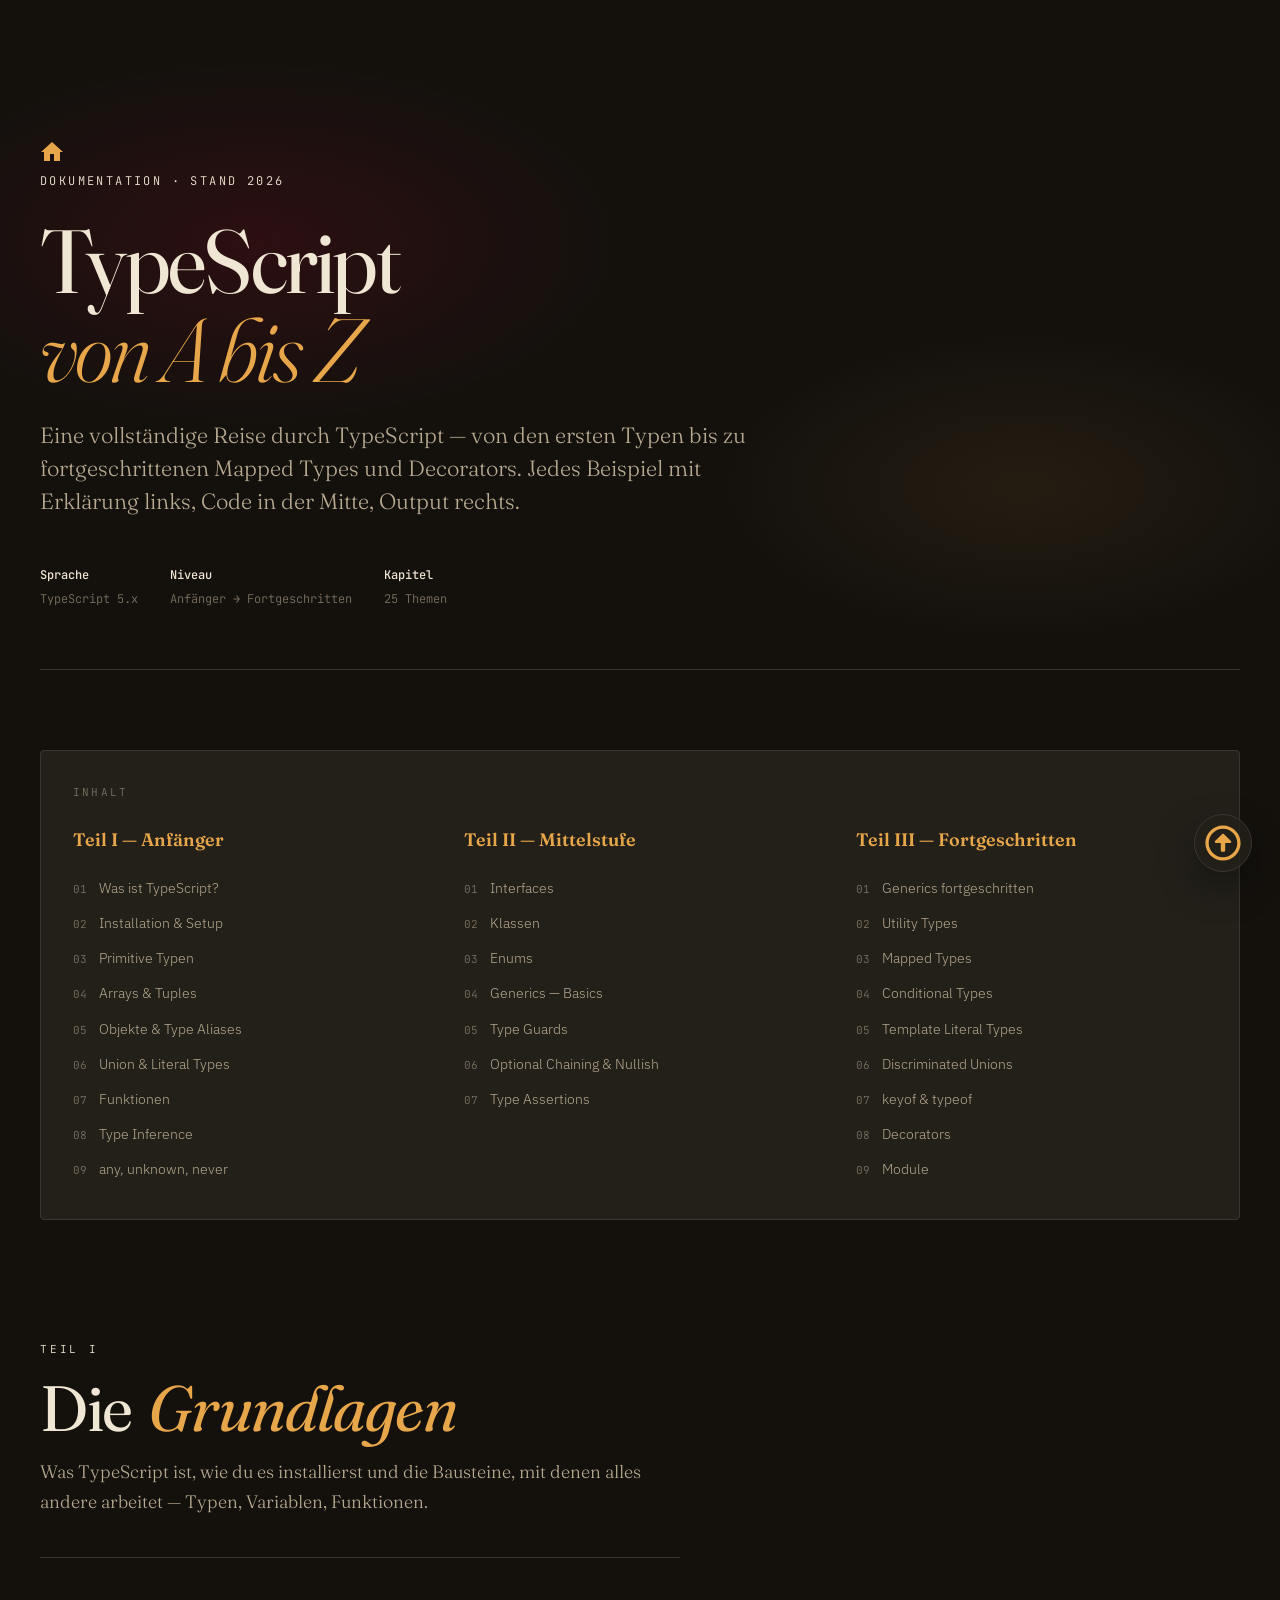
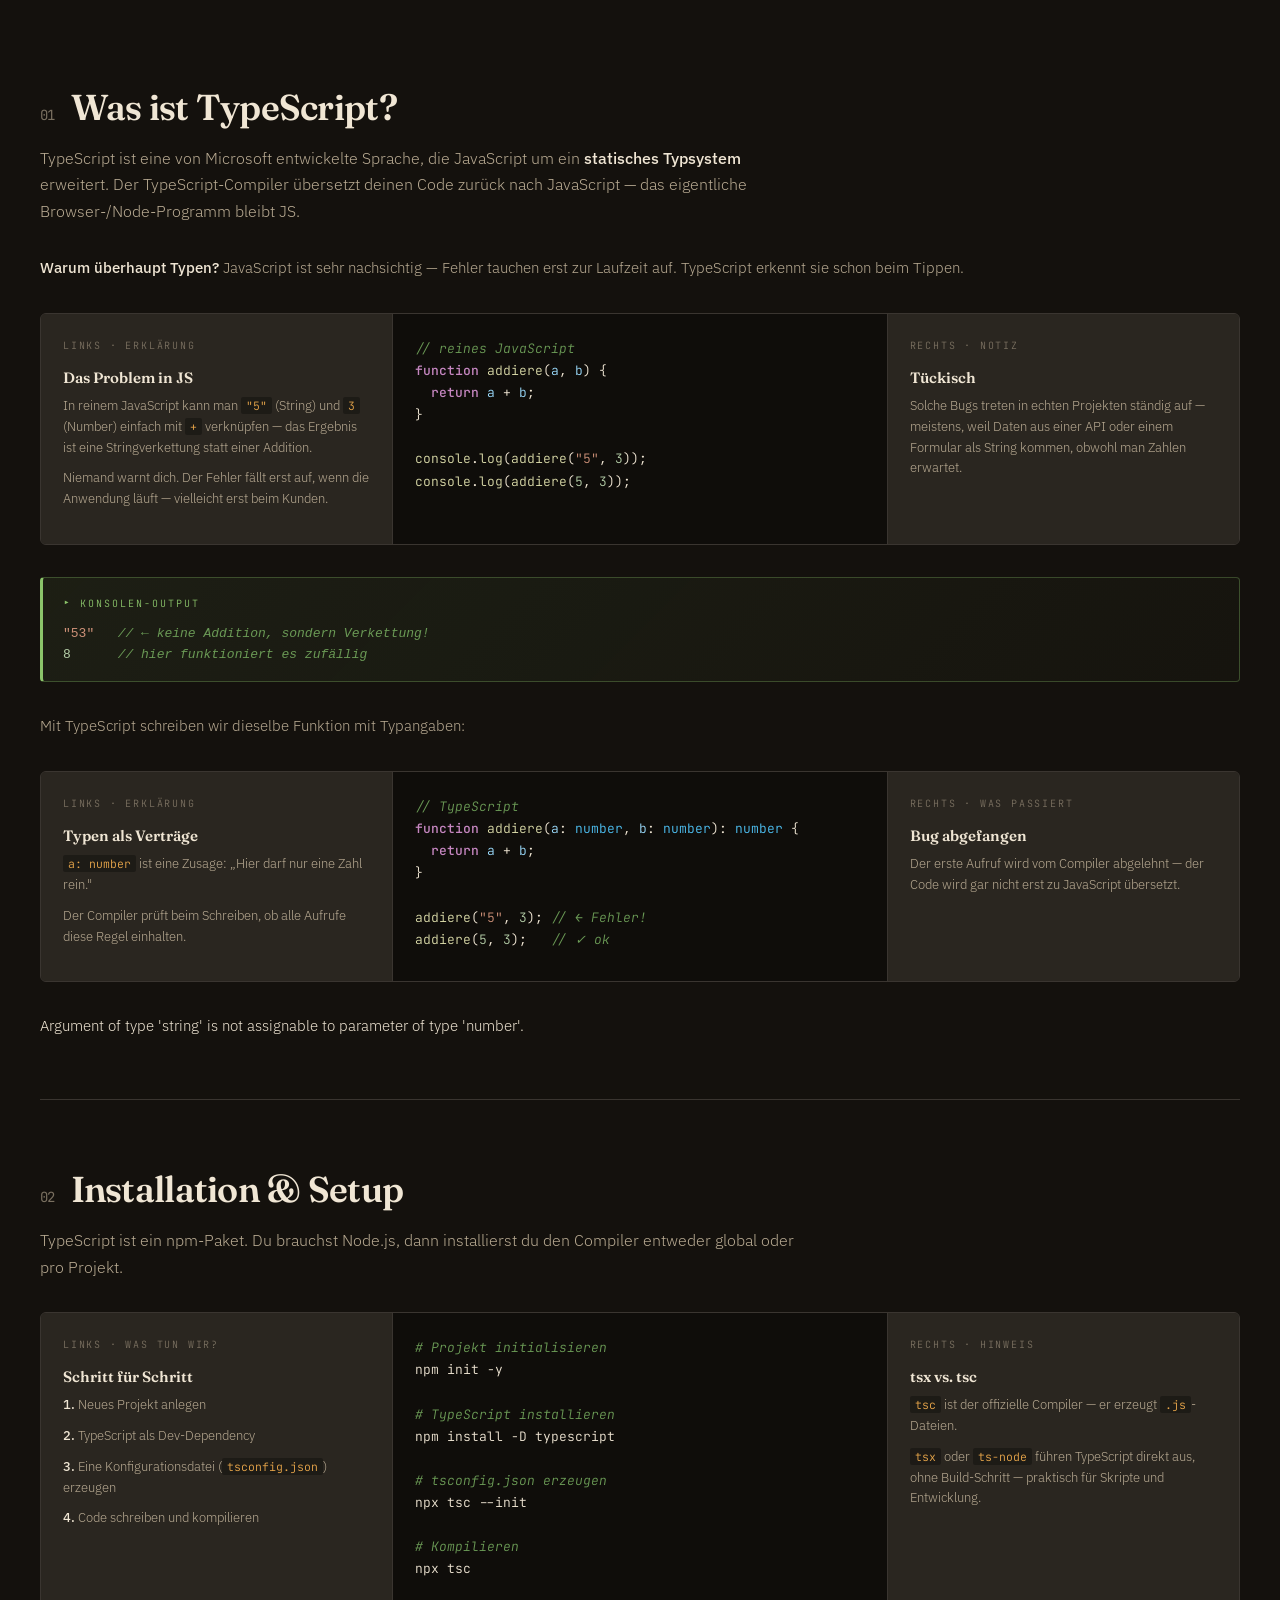
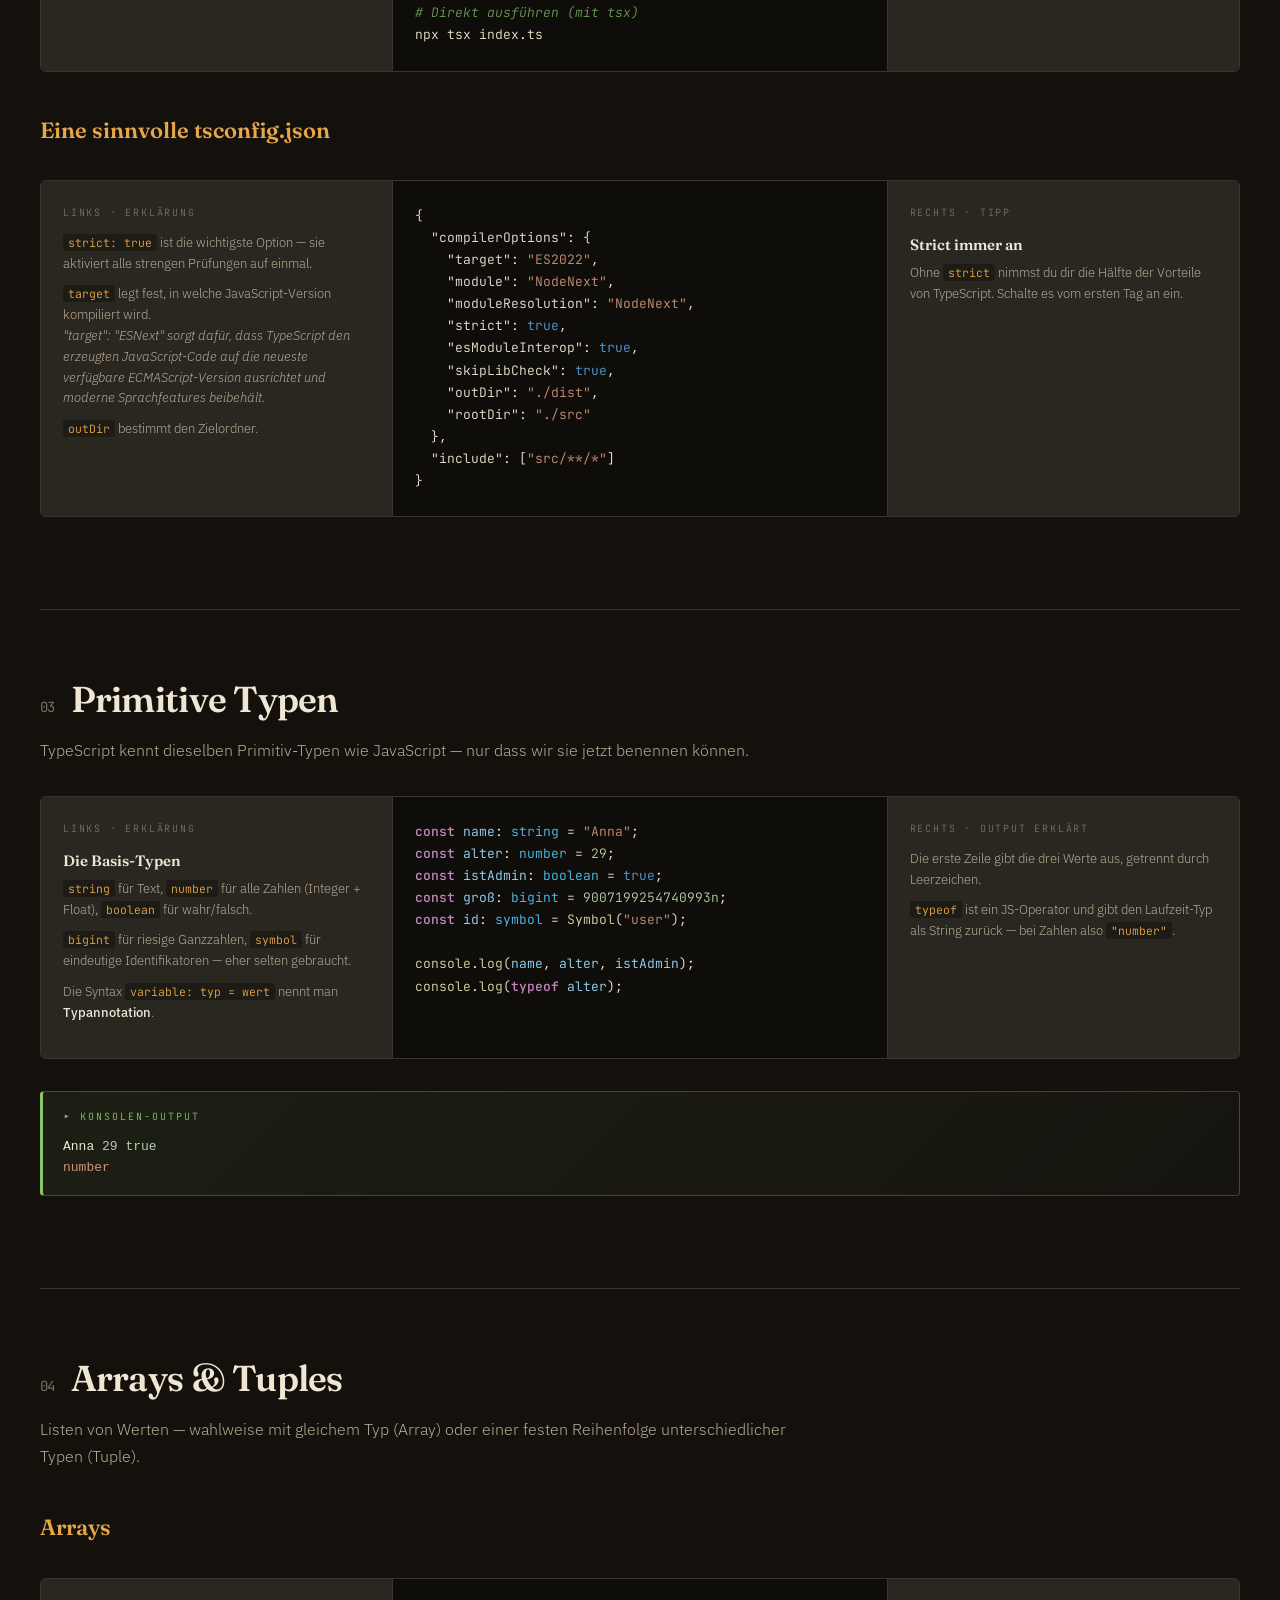
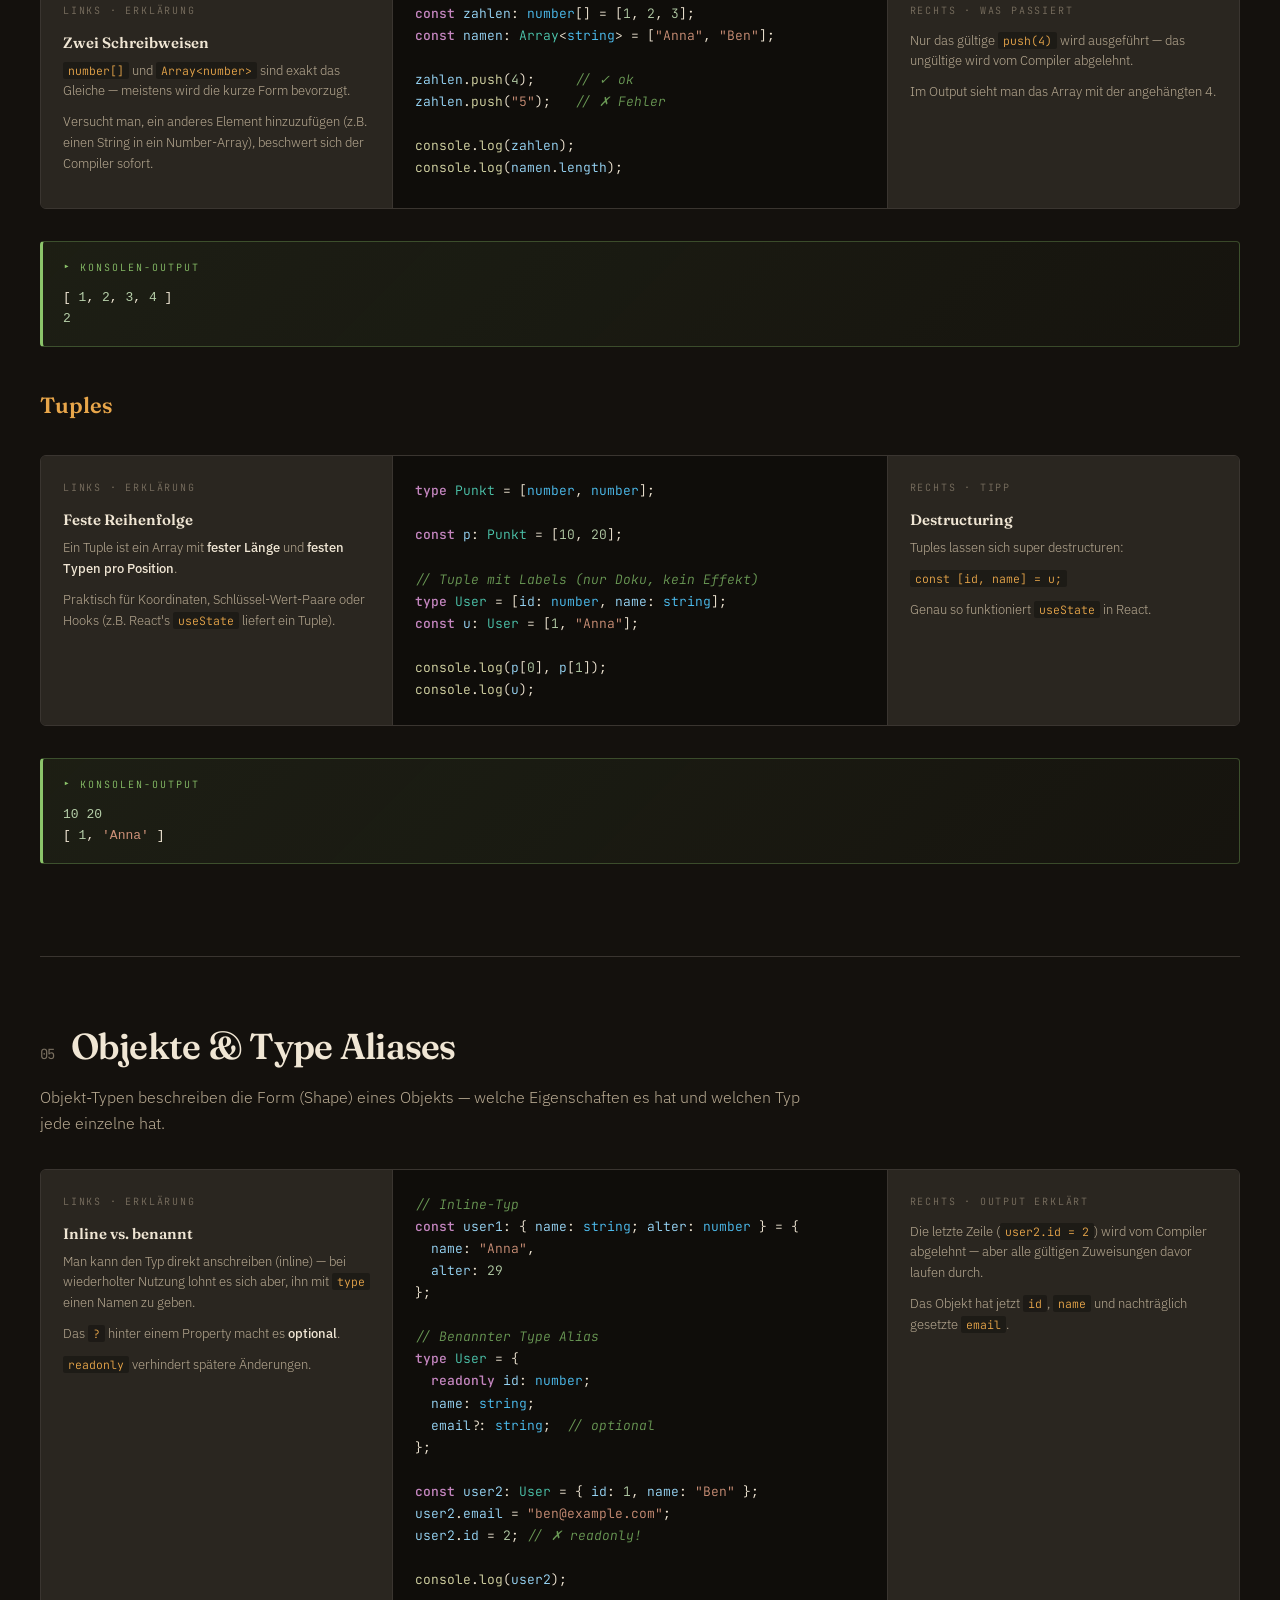
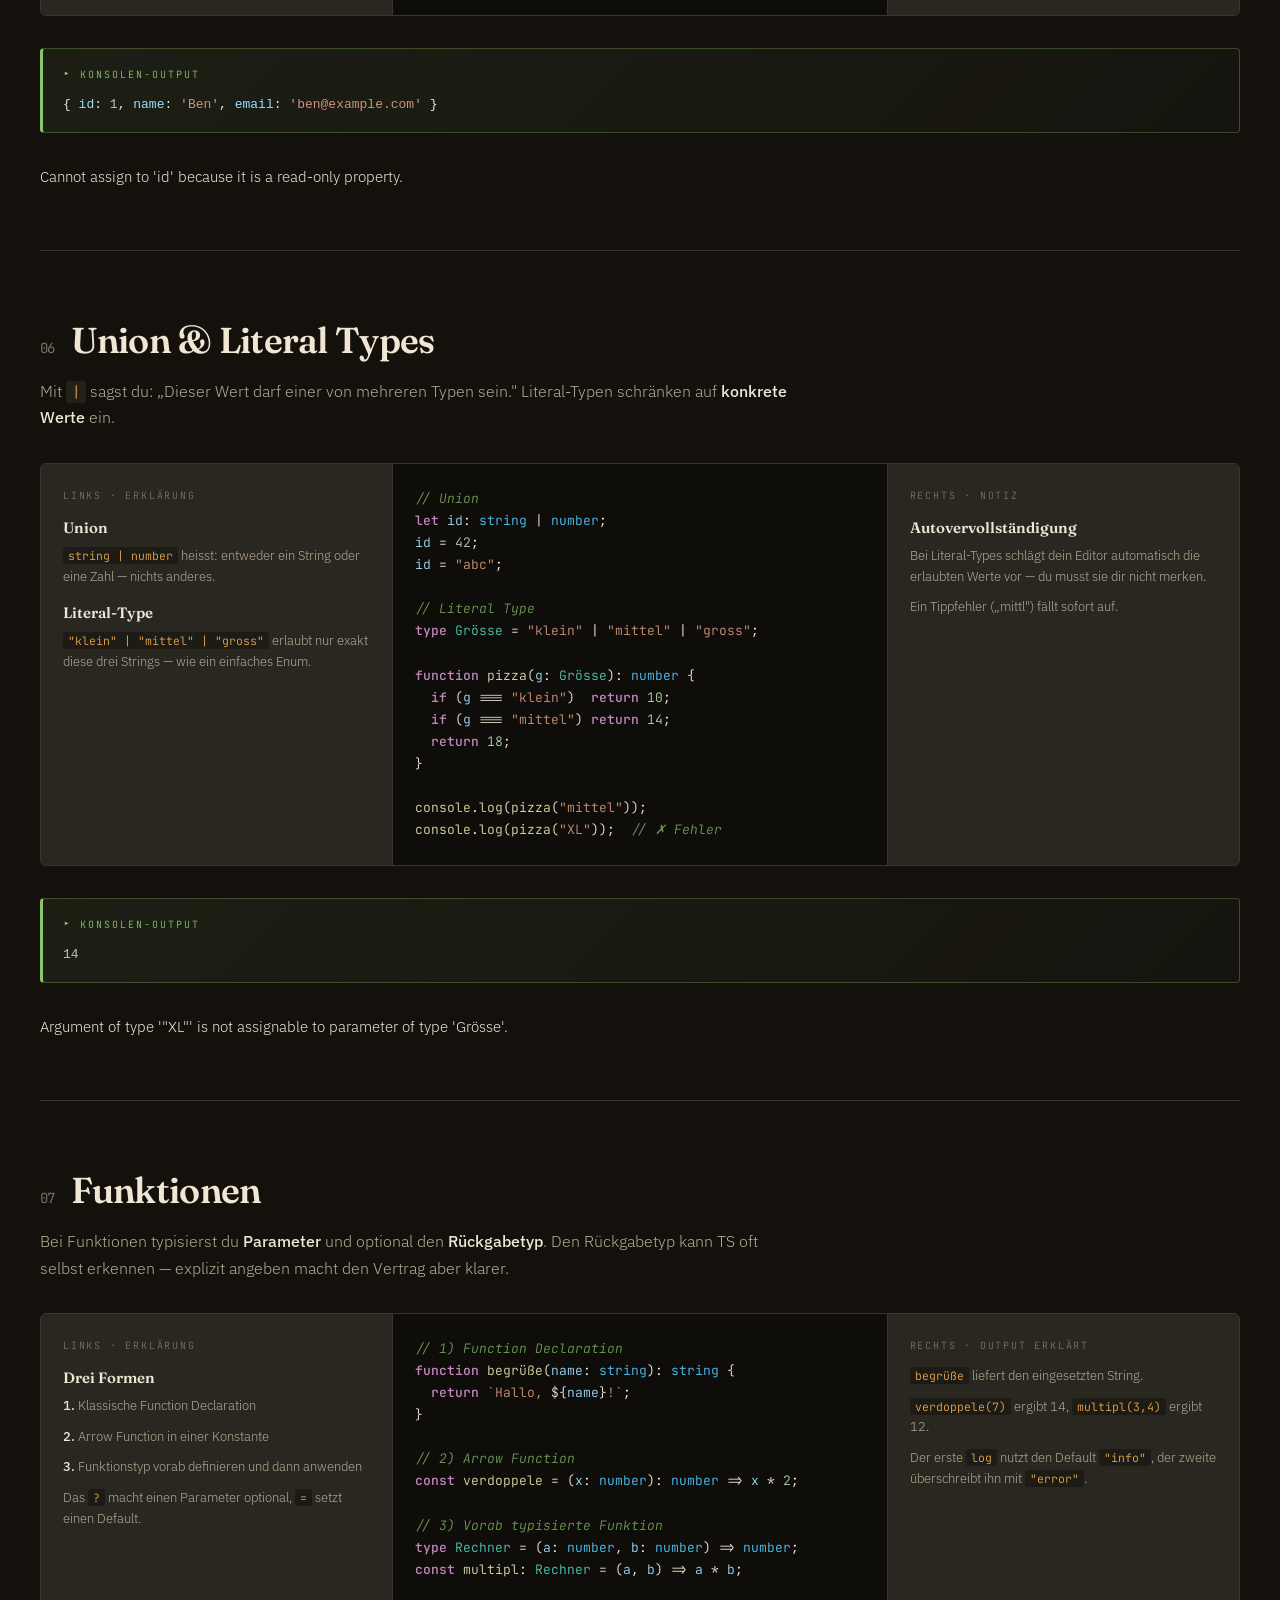
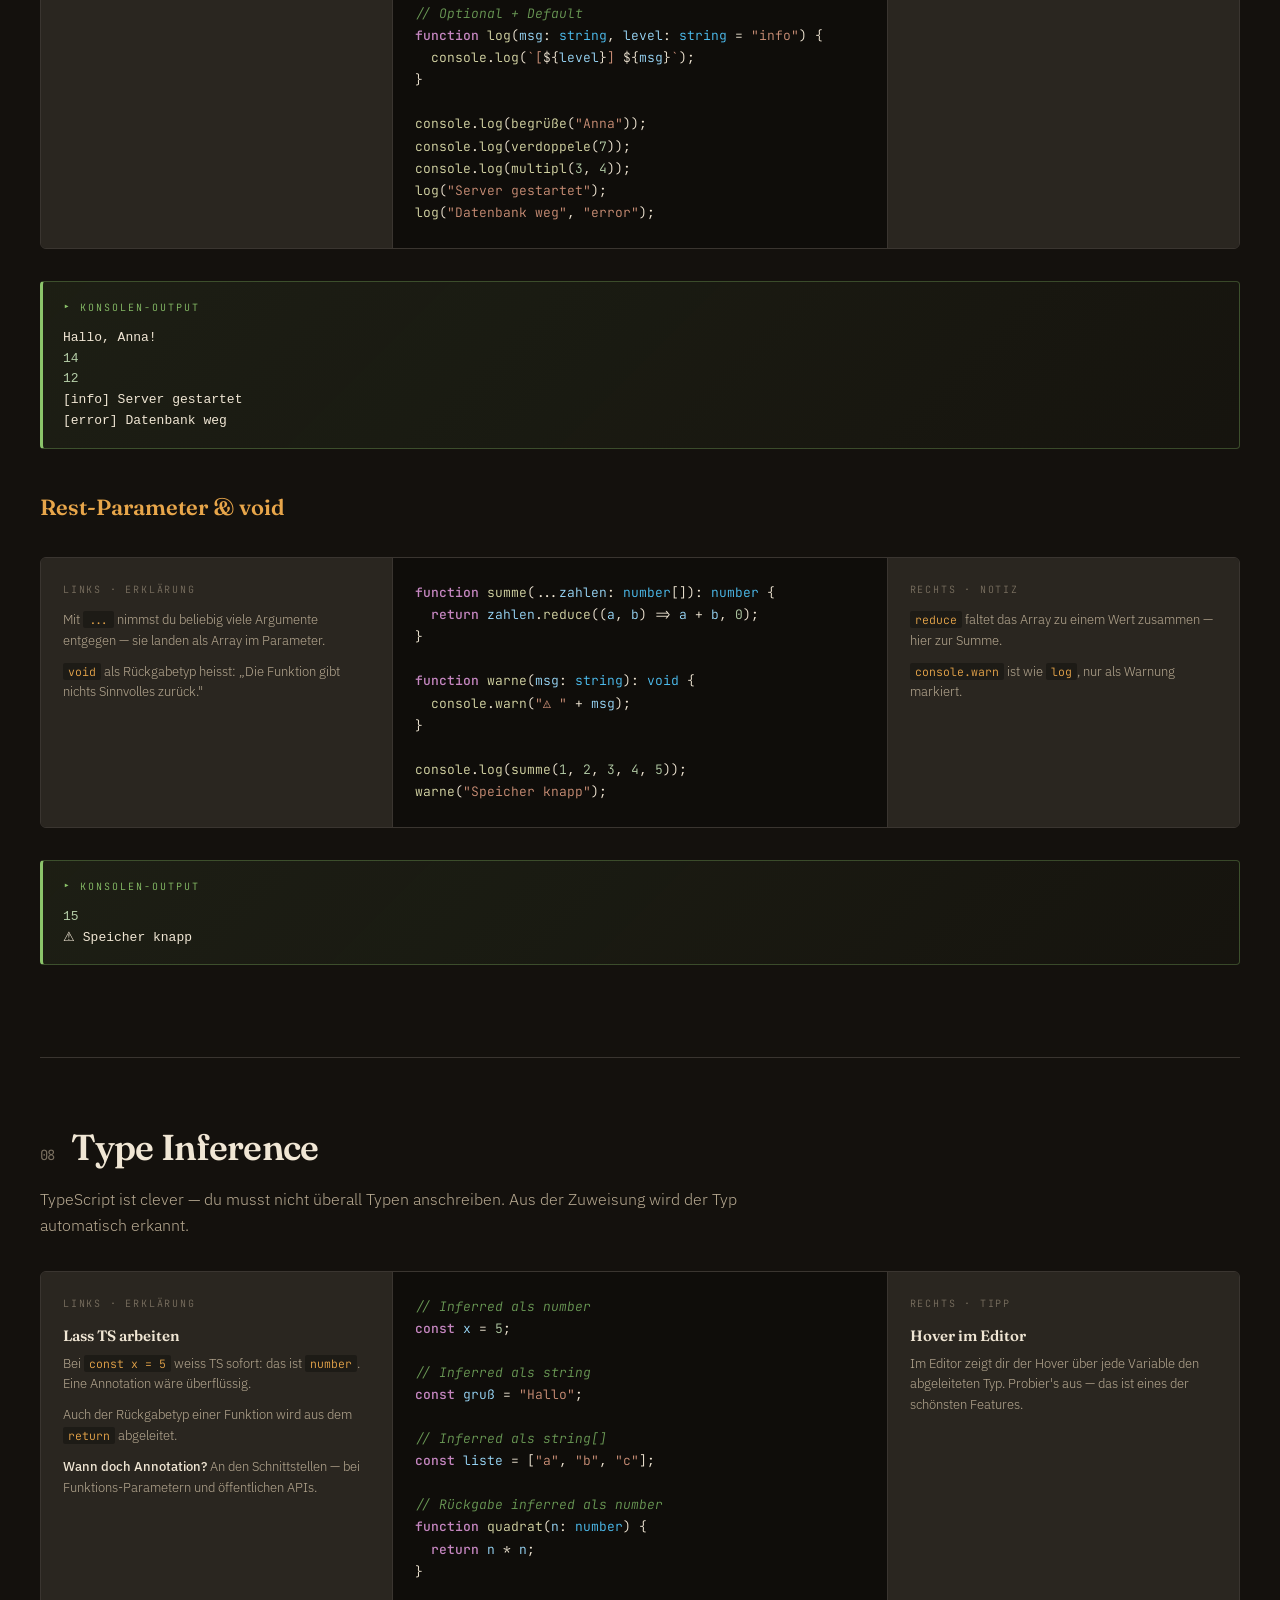
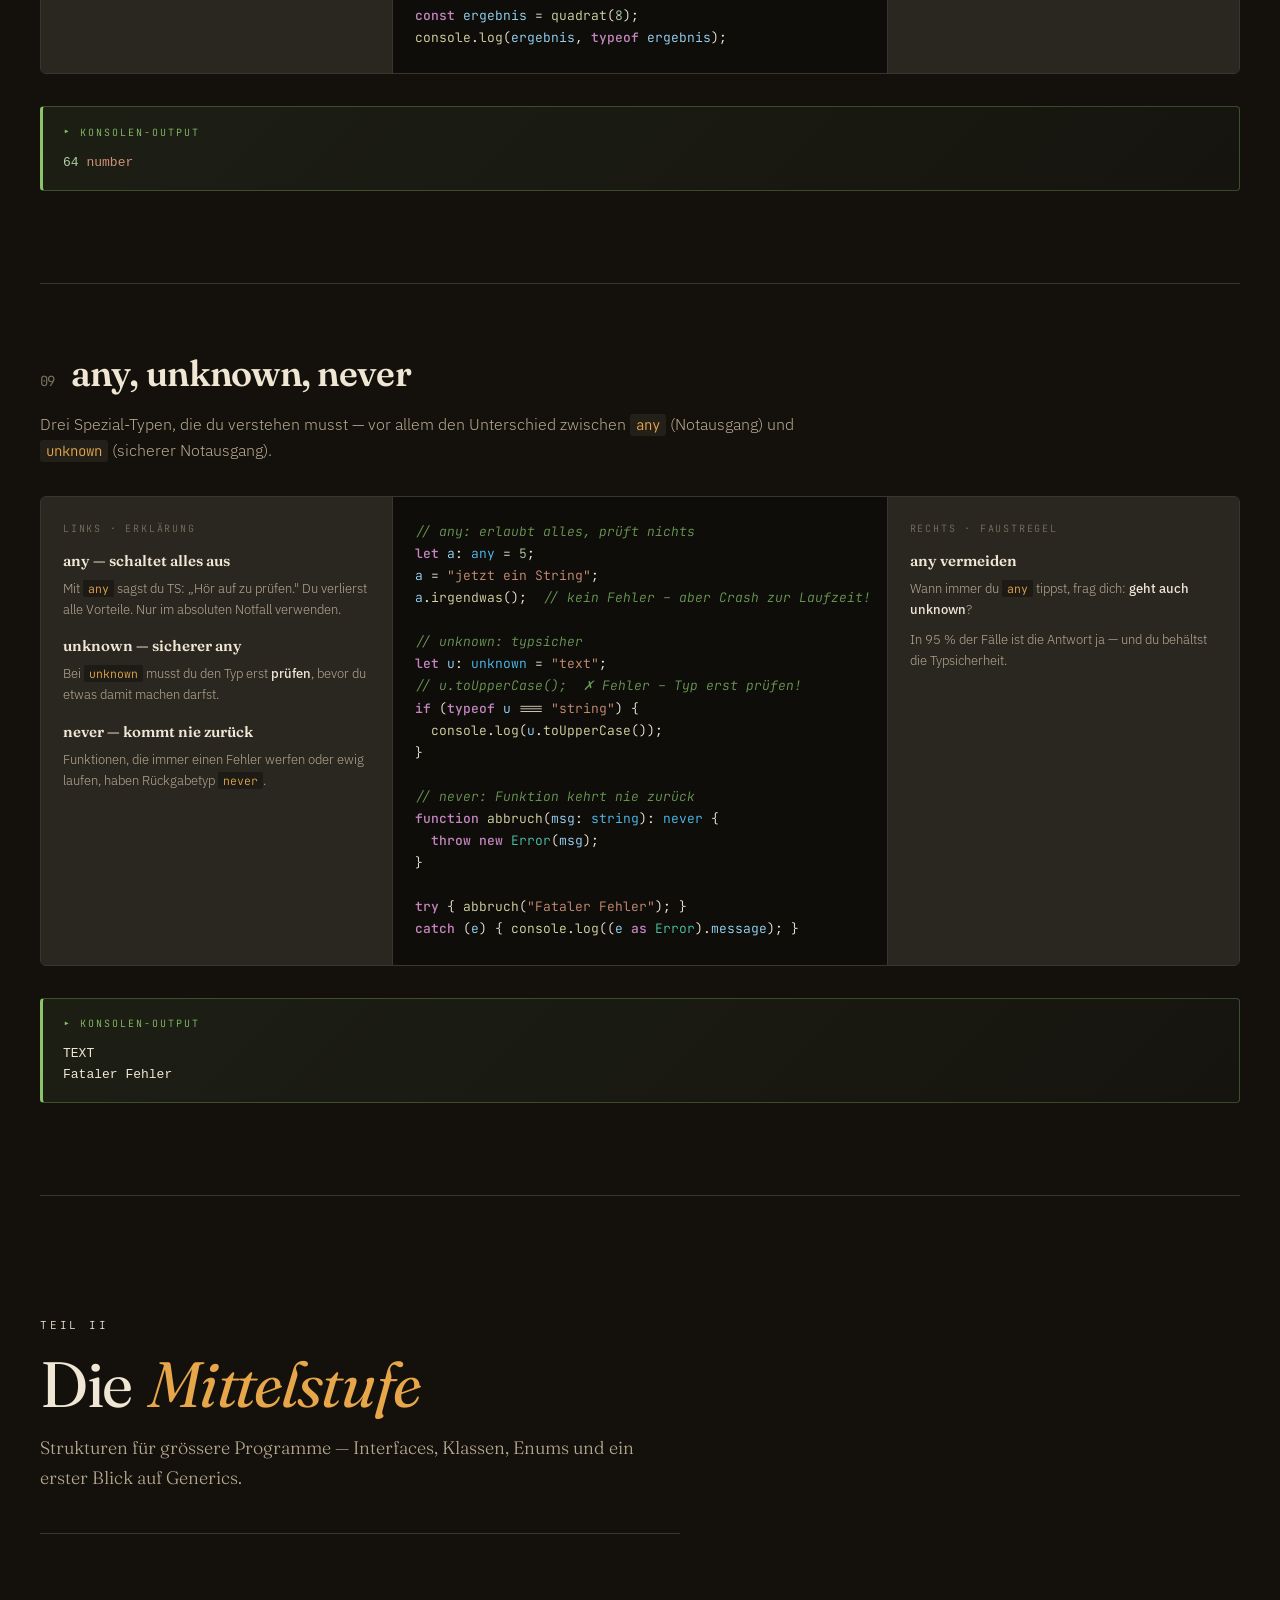
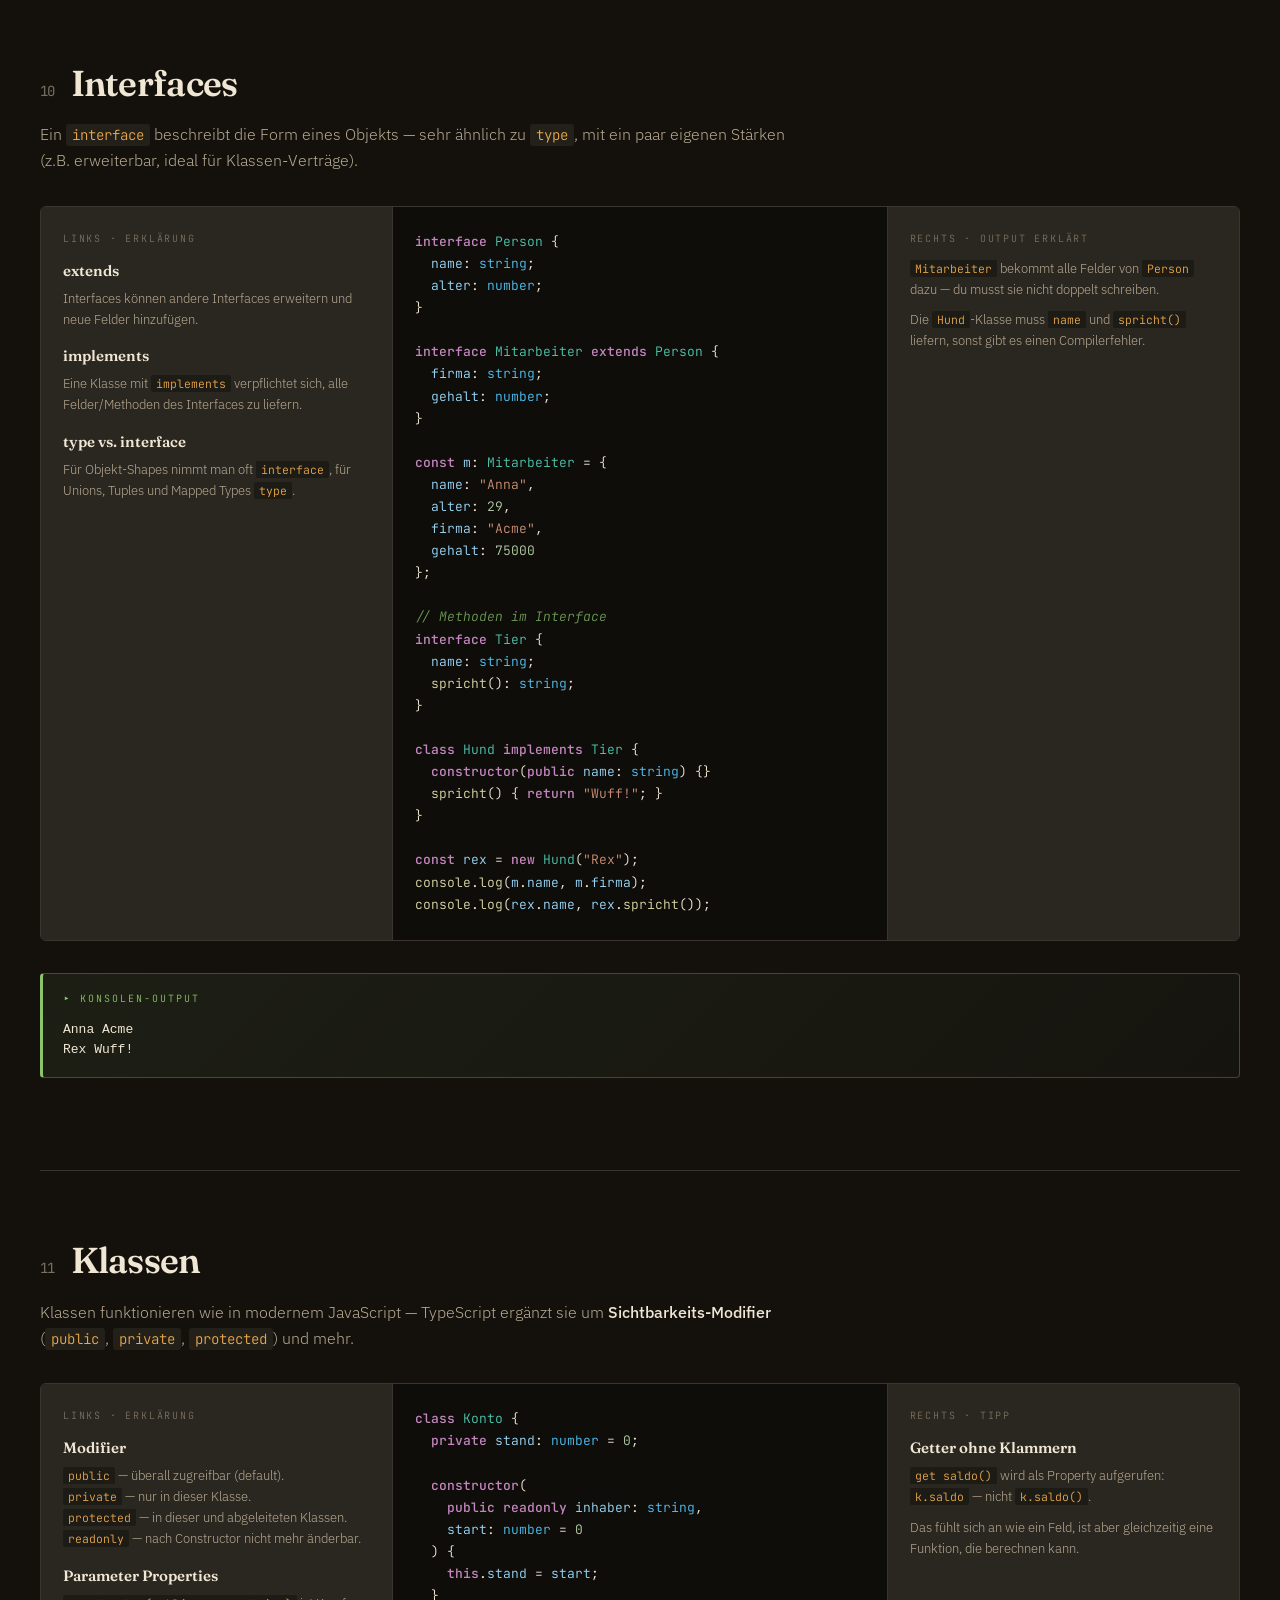
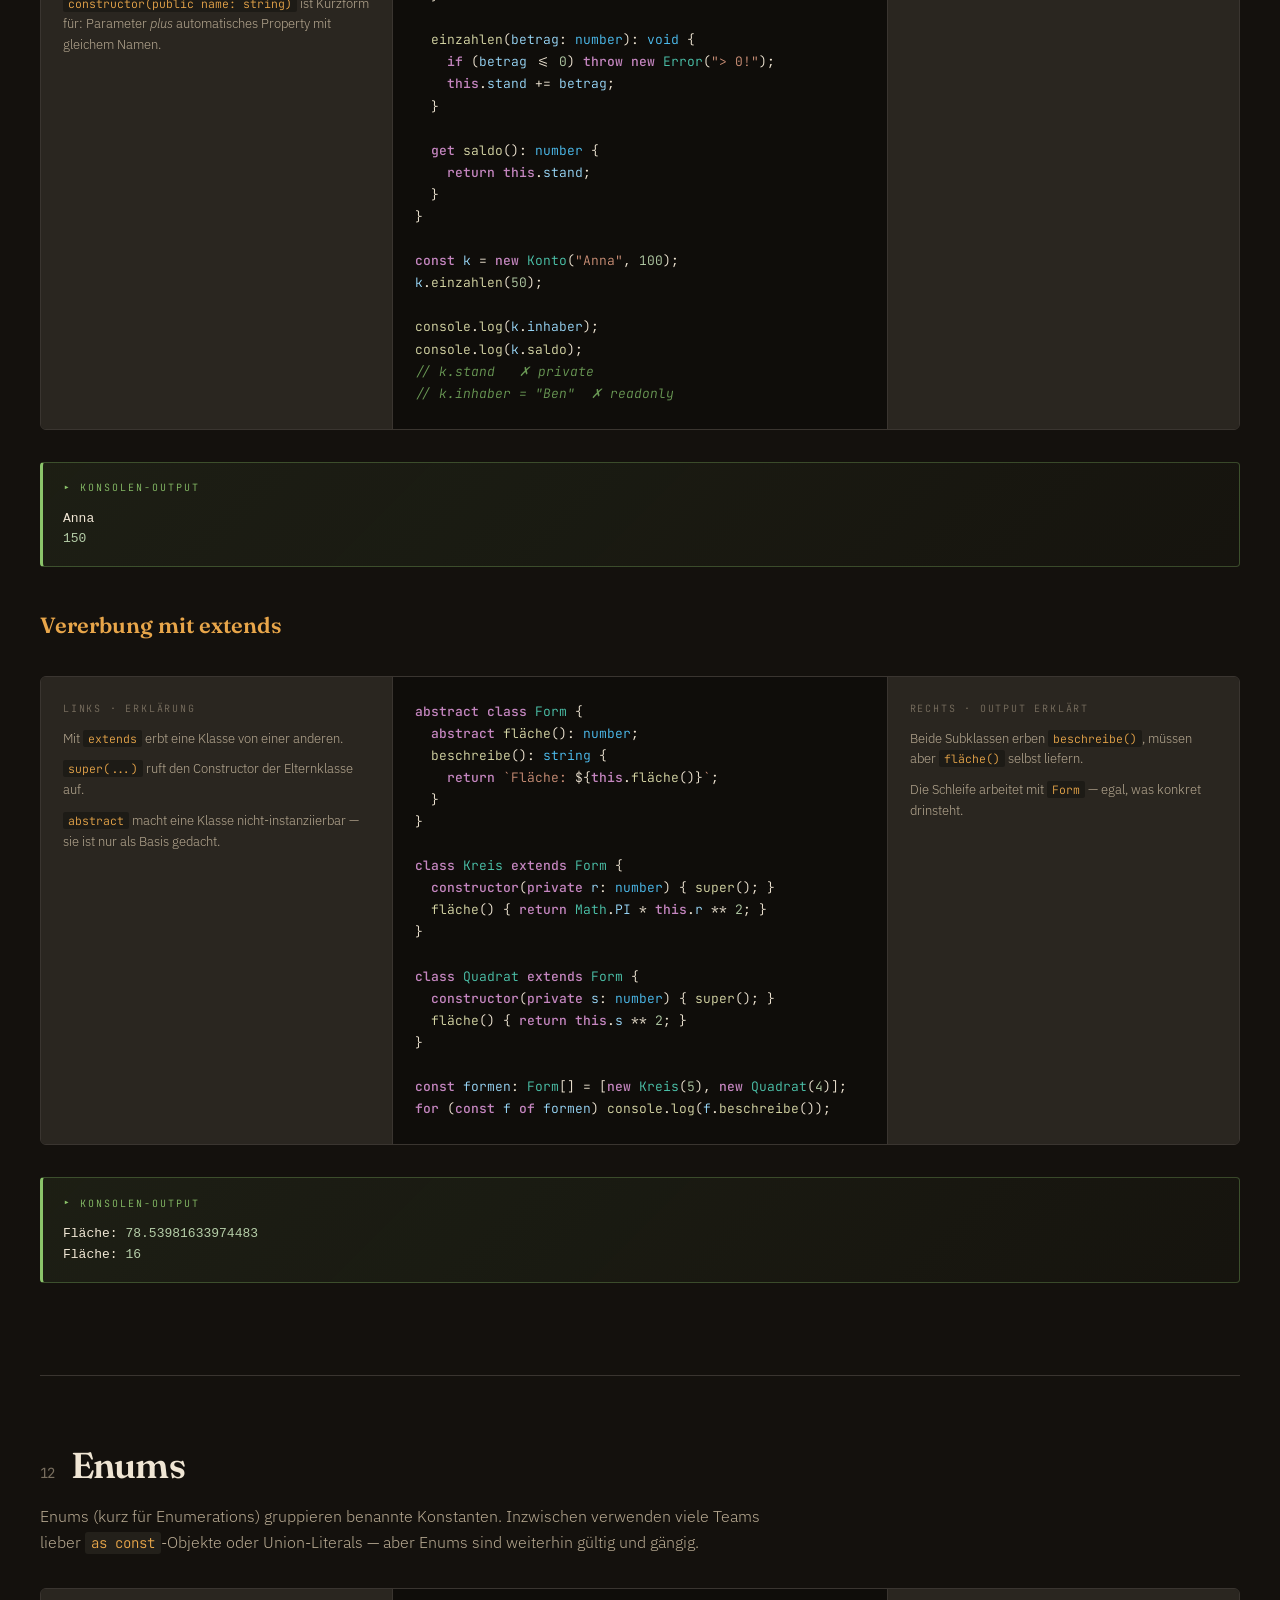
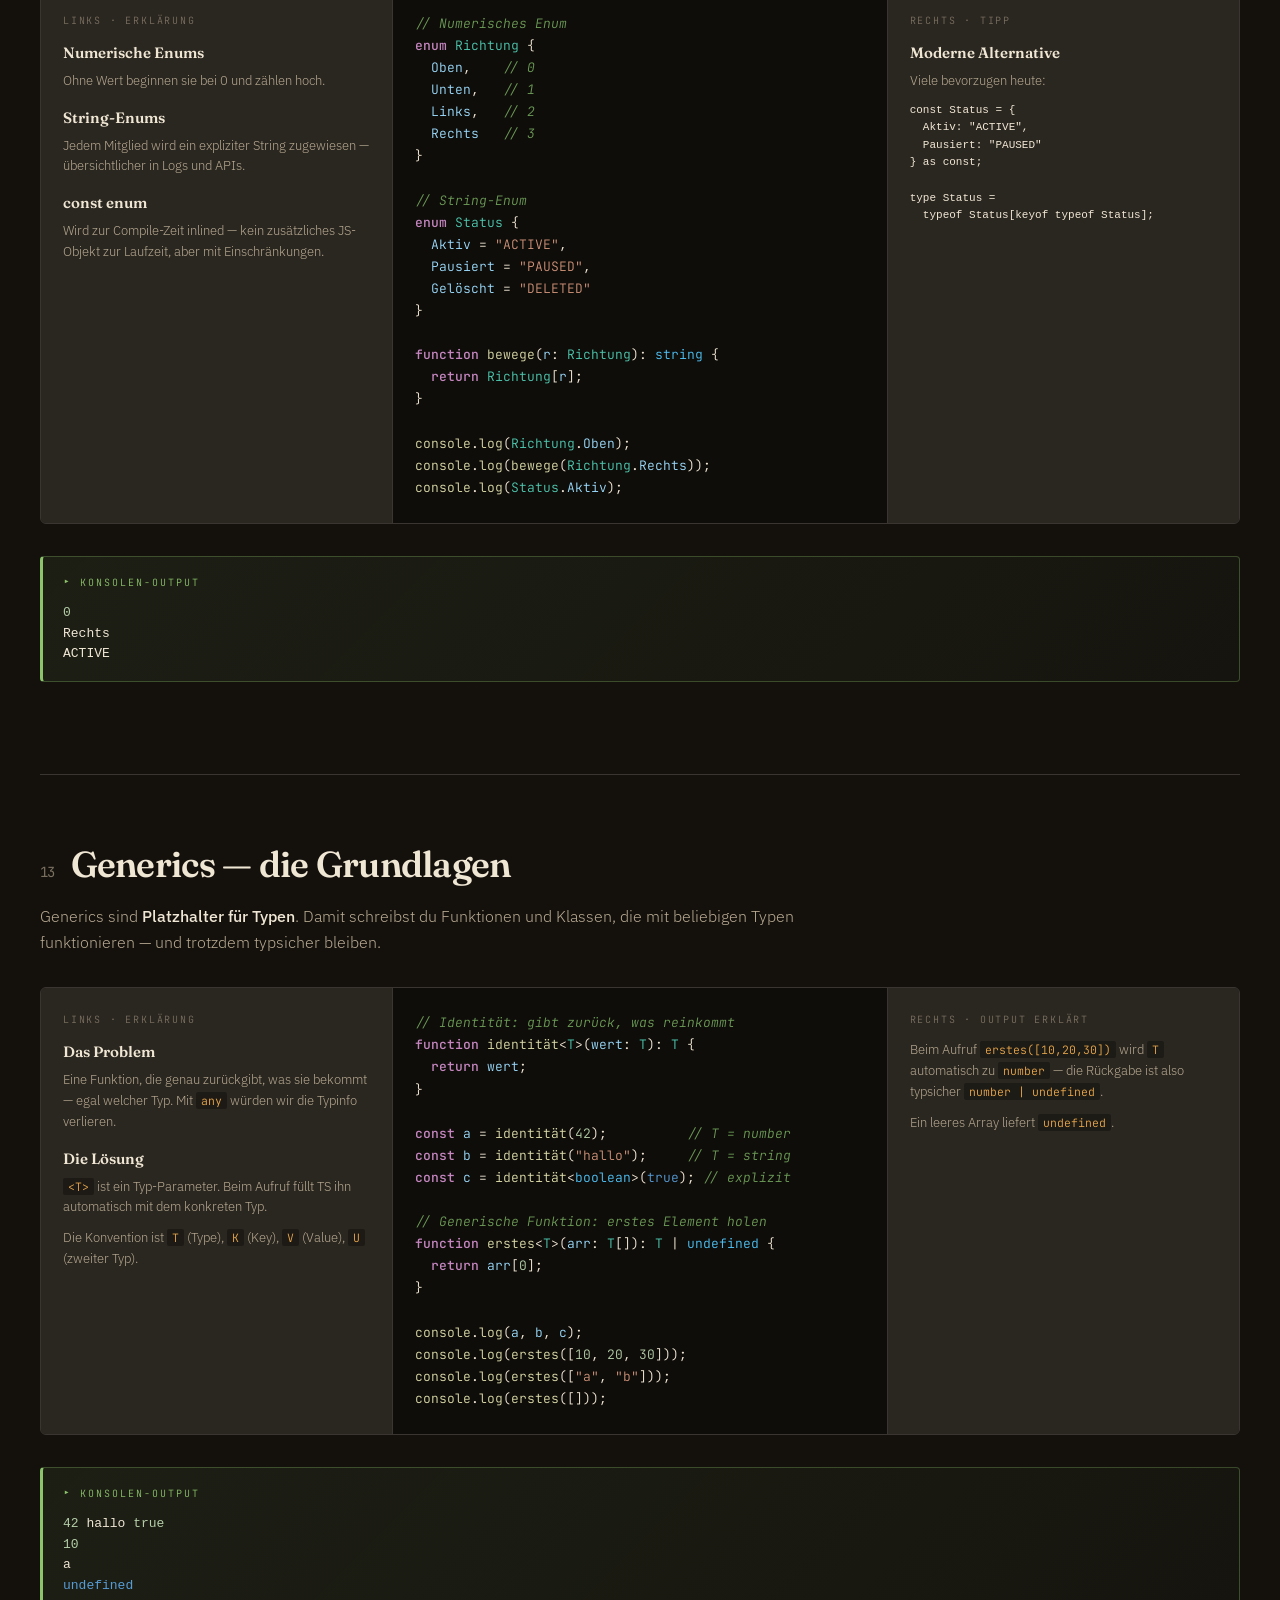
<file: typescript-doku.html>
<!DOCTYPE html>
<html lang="de">

<head>
  <meta charset="UTF-8">
  <meta name="viewport" content="width=device-width, initial-scale=1.0">
  <title>TypeScript — Vom Anfänger zum Fortgeschrittenen</title>
  <link rel="preconnect" href="https://fonts.googleapis.com">
  <link rel="preconnect" href="https://fonts.gstatic.com" crossorigin>
  <link rel="stylesheet" href="./styles/style.css">
  <link
    href="https://fonts.googleapis.com/css2?family=Fraunces:opsz,wght@9..144,400;9..144,600;9..144,800&family=IBM+Plex+Sans:wght@300;400;500;600&family=JetBrains+Mono:wght@400;500;700&display=swap"
    rel="stylesheet">

</head>

<body>
  <div class="page">

    <a class="back-to-top" href="#top" aria-label="Nach oben">
      <svg xmlns="http://www.w3.org/2000/svg" height="58px" viewBox="0 0 640 640">
        <path fill="rgb(232, 166, 73)"
          d="M320 112C434.9 112 528 205.1 528 320C528 434.9 434.9 528 320 528C205.1 528 112 434.9 112 320C112 205.1 205.1 112 320 112zM320 576C461.4 576 576 461.4 576 320C576 178.6 461.4 64 320 64C178.6 64 64 178.6 64 320C64 461.4 178.6 576 320 576zM331.3 188.7C325.1 182.5 314.9 182.5 308.7 188.7L204.7 292.7C200.1 297.3 198.8 304.2 201.2 310.1C203.6 316 209.5 320 216 320L288 320L288 424C288 437.3 298.7 448 312 448L328 448C341.3 448 352 437.3 352 424L352 320L424 320C430.5 320 436.3 316.1 438.8 310.1C441.3 304.1 439.9 297.2 435.3 292.7L331.3 188.7z" />
      </svg>
    </a>


    <!-- =============== HERO =============== -->
    <header class="hero">

      <a href="../index.html">
        <svg xmlns="http://www.w3.org/2000/svg" x="0px" y="0px" width="24" height="24" viewBox="0,0,256,256">
          <g fill="#e8a64a" fill-rule="nonzero" stroke="none" stroke-width="1" stroke-linecap="butt"
            stroke-linejoin="miter" stroke-miterlimit="10" stroke-dasharray="" stroke-dashoffset="0" font-family="none"
            font-weight="none" font-size="none" text-anchor="none" style="mix-blend-mode: normal">
            <g transform="scale(10.66667,10.66667)">
              <path d="M12,2.09961l-11,9.90039h3v9h6v-7h4v7h6v-9h3z"></path>
            </g>
          </g>
        </svg>
      </a>
      <div class="eyebrow">Dokumentation · Stand 2026</div>

      <h1>TypeScript<br><em>von A bis Z</em></h1>
      <p class="lede">Eine vollständige Reise durch TypeScript — von den ersten Typen bis zu fortgeschrittenen Mapped
        Types und Decorators. Jedes Beispiel mit Erklärung links, Code in der Mitte, Output rechts.</p>
      <div class="meta">
        <span><strong>Sprache</strong>TypeScript 5.x</span>
        <span><strong>Niveau</strong>Anfänger → Fortgeschritten</span>
        <span><strong>Kapitel</strong>25 Themen</span>
      </div>
    </header>

    <!-- =============== TOC =============== -->
    <nav class="toc">
      <div class="toc-title">Inhalt</div>
      <div class="toc-grid">
        <div class="toc-col">
          <h4>Teil I — Anfänger</h4>
          <ol>
            <li><a href="#was-ist-ts">Was ist TypeScript?</a></li>
            <li><a href="#setup">Installation &amp; Setup</a></li>
            <li><a href="#primitive">Primitive Typen</a></li>
            <li><a href="#arrays">Arrays &amp; Tuples</a></li>
            <li><a href="#objekte">Objekte &amp; Type Aliases</a></li>
            <li><a href="#union">Union &amp; Literal Types</a></li>
            <li><a href="#funktionen">Funktionen</a></li>
            <li><a href="#inference">Type Inference</a></li>
            <li><a href="#any-unknown">any, unknown, never</a></li>
          </ol>
        </div>
        <div class="toc-col">
          <h4>Teil II — Mittelstufe</h4>
          <ol>
            <li><a href="#interfaces">Interfaces</a></li>
            <li><a href="#klassen">Klassen</a></li>
            <li><a href="#enums">Enums</a></li>
            <li><a href="#generics-basic">Generics — Basics</a></li>
            <li><a href="#guards">Type Guards</a></li>
            <li><a href="#optional">Optional Chaining &amp; Nullish</a></li>
            <li><a href="#assertions">Type Assertions</a></li>
          </ol>
        </div>
        <div class="toc-col">
          <h4>Teil III — Fortgeschritten</h4>
          <ol>
            <li><a href="#generics-adv">Generics fortgeschritten</a></li>
            <li><a href="#utility">Utility Types</a></li>
            <li><a href="#mapped">Mapped Types</a></li>
            <li><a href="#conditional">Conditional Types</a></li>
            <li><a href="#template">Template Literal Types</a></li>
            <li><a href="#discriminated">Discriminated Unions</a></li>
            <li><a href="#keyof">keyof &amp; typeof</a></li>
            <li><a href="#decorators">Decorators</a></li>
            <li><a href="#module">Module</a></li>
          </ol>
        </div>
      </div>
    </nav>

    <!-- =============== TEIL I =============== -->
    <div class="part">
      <div class="part-label">Teil I</div>
      <h2 class="part-title">Die <em>Grundlagen</em></h2>
      <p class="part-desc">Was TypeScript ist, wie du es installierst und die Bausteine, mit denen alles andere arbeitet
        — Typen, Variablen, Funktionen.</p>
    </div>

    <!-- ============ 01 Was ist TS ============ -->
    <section id="was-ist-ts">
      <h2><span class="num">01</span>Was ist TypeScript?</h2>
      <p class="section-intro">TypeScript ist eine von Microsoft entwickelte Sprache, die JavaScript um ein
        <strong>statisches Typsystem</strong> erweitert. Der TypeScript-Compiler übersetzt deinen Code zurück nach
        JavaScript — das eigentliche Browser-/Node-Programm bleibt JS.</p>

      <p><strong>Warum überhaupt Typen?</strong> JavaScript ist sehr nachsichtig — Fehler tauchen erst zur Laufzeit auf.
        TypeScript erkennt sie schon beim Tippen.</p>

      <div class="example">
        <div class="ex-side left">
          <span class="ex-label">Links · Erklärung</span>
          <h5>Das Problem in JS</h5>
          <p>In reinem JavaScript kann man <code>"5"</code> (String) und <code>3</code> (Number) einfach mit
            <code>+</code> verknüpfen — das Ergebnis ist eine Stringverkettung statt einer Addition.</p>
          <p>Niemand warnt dich. Der Fehler fällt erst auf, wenn die Anwendung läuft — vielleicht erst beim Kunden.</p>
        </div>
        <div class="ex-code">
          <pre><span class="cm">// reines JavaScript</span>
<span class="kw">function</span> <span class="fn">addiere</span>(<span class="vr">a</span>, <span class="vr">b</span>) {
  <span class="kw">return</span> <span class="vr">a</span> + <span class="vr">b</span>;
}

<span class="fn">console</span>.<span class="fn">log</span>(<span class="fn">addiere</span>(<span class="st">"5"</span>, <span class="nm">3</span>));
<span class="fn">console</span>.<span class="fn">log</span>(<span class="fn">addiere</span>(<span class="nm">5</span>, <span class="nm">3</span>));</pre>
        </div>
        <div class="ex-side right">
          <span class="ex-label">Rechts · Notiz</span>
          <h5>Tückisch</h5>
          <p>Solche Bugs treten in echten Projekten ständig auf — meistens, weil Daten aus einer API oder einem Formular
            als String kommen, obwohl man Zahlen erwartet.</p>
        </div>
      </div>

      <div class="output">
        <div class="output-label">Konsolen-Output</div>
        <pre><span class="st">"53"</span>   <span class="cm">// ← keine Addition, sondern Verkettung!</span>
<span class="nm">8</span>      <span class="cm">// hier funktioniert es zufällig</span></pre>
      </div>

      <p>Mit TypeScript schreiben wir dieselbe Funktion mit Typangaben:</p>

      <div class="example">
        <div class="ex-side left">
          <span class="ex-label">Links · Erklärung</span>
          <h5>Typen als Verträge</h5>
          <p><code>a: number</code> ist eine Zusage: „Hier darf nur eine Zahl rein."</p>
          <p>Der Compiler prüft beim Schreiben, ob alle Aufrufe diese Regel einhalten.</p>
        </div>
        <div class="ex-code">
          <pre><span class="cm">// TypeScript</span>
<span class="kw">function</span> <span class="fn">addiere</span>(<span class="vr">a</span>: <span class="tp">number</span>, <span class="vr">b</span>: <span class="tp">number</span>): <span class="tp">number</span> {
  <span class="kw">return</span> <span class="vr">a</span> + <span class="vr">b</span>;
}

<span class="fn">addiere</span>(<span class="st">"5"</span>, <span class="nm">3</span>); <span class="cm">// ← Fehler!</span>
<span class="fn">addiere</span>(<span class="nm">5</span>, <span class="nm">3</span>);   <span class="cm">// ✓ ok</span></pre>
        </div>
        <div class="ex-side right">
          <span class="ex-label">Rechts · Was passiert</span>
          <h5>Bug abgefangen</h5>
          <p>Der erste Aufruf wird vom Compiler abgelehnt — der Code wird gar nicht erst zu JavaScript übersetzt.</p>
        </div>
      </div>

      <div class="ts-error">
        Argument of type 'string' is not assignable to parameter of type 'number'.
      </div>
    </section>

    <!-- ============ 02 Setup ============ -->
    <section id="setup">
      <h2><span class="num">02</span>Installation &amp; Setup</h2>
      <p class="section-intro">TypeScript ist ein npm-Paket. Du brauchst Node.js, dann installierst du den Compiler
        entweder global oder pro Projekt.</p>

      <div class="example">
        <div class="ex-side left">
          <span class="ex-label">Links · Was tun wir?</span>
          <h5>Schritt für Schritt</h5>
          <p><strong>1.</strong> Neues Projekt anlegen</p>
          <p><strong>2.</strong> TypeScript als Dev-Dependency</p>
          <p><strong>3.</strong> Eine Konfigurationsdatei (<code>tsconfig.json</code>) erzeugen</p>
          <p><strong>4.</strong> Code schreiben und kompilieren</p>
        </div>
        <div class="ex-code">
          <pre><span class="cm"># Projekt initialisieren</span>
npm init -y

<span class="cm"># TypeScript installieren</span>
npm install -D typescript

<span class="cm"># tsconfig.json erzeugen</span>
npx tsc --init

<span class="cm"># Kompilieren</span>
npx tsc

<span class="cm"># Direkt ausführen (mit tsx)</span>
npx tsx index.ts</pre>
        </div>
        <div class="ex-side right">
          <span class="ex-label">Rechts · Hinweis</span>
          <h5>tsx vs. tsc</h5>
          <p><code>tsc</code> ist der offizielle Compiler — er erzeugt <code>.js</code>-Dateien.</p>
          <p><code>tsx</code> oder <code>ts-node</code> führen TypeScript direkt aus, ohne Build-Schritt — praktisch für
            Skripte und Entwicklung.</p>
        </div>
      </div>

      <h3>Eine sinnvolle tsconfig.json</h3>

      <div class="example">
        <div class="ex-side left">
          <span class="ex-label">Links · Erklärung</span>
          <p><code>strict: true</code> ist die wichtigste Option — sie aktiviert alle strengen Prüfungen auf einmal.</p>
          <p><code>target</code> legt fest, in welche JavaScript-Version kompiliert wird. <br><i>"target": "ESNext"
              sorgt dafür, dass TypeScript den erzeugten JavaScript-Code auf die neueste verfügbare ECMAScript-Version
              ausrichtet und moderne Sprachfeatures beibehält.</i></p>
          <p><code>outDir</code> bestimmt den Zielordner.</p>
        </div>
        <div class="ex-code">
          <pre>{
  <span class="pn">"compilerOptions"</span>: {
    <span class="pn">"target"</span>: <span class="st">"ES2022"</span>,
    <span class="pn">"module"</span>: <span class="st">"NodeNext"</span>,
    <span class="pn">"moduleResolution"</span>: <span class="st">"NodeNext"</span>,
    <span class="pn">"strict"</span>: <span class="bn">true</span>,
    <span class="pn">"esModuleInterop"</span>: <span class="bn">true</span>,
    <span class="pn">"skipLibCheck"</span>: <span class="bn">true</span>,
    <span class="pn">"outDir"</span>: <span class="st">"./dist"</span>,
    <span class="pn">"rootDir"</span>: <span class="st">"./src"</span>
  },
  <span class="pn">"include"</span>: [<span class="st">"src/**/*"</span>]
}</pre>
        </div>
        <div class="ex-side right">
          <span class="ex-label">Rechts · Tipp</span>
          <h5>Strict immer an</h5>
          <p>Ohne <code>strict</code> nimmst du dir die Hälfte der Vorteile von TypeScript. Schalte es vom ersten Tag an
            ein.</p>
        </div>
      </div>
    </section>

    <!-- ============ 03 Primitive ============ -->
    <section id="primitive">
      <h2><span class="num">03</span>Primitive Typen</h2>
      <p class="section-intro">TypeScript kennt dieselben Primitiv-Typen wie JavaScript — nur dass wir sie jetzt
        benennen können.</p>

      <div class="example">
        <div class="ex-side left">
          <span class="ex-label">Links · Erklärung</span>
          <h5>Die Basis-Typen</h5>
          <p><code>string</code> für Text, <code>number</code> für alle Zahlen (Integer + Float), <code>boolean</code>
            für wahr/falsch.</p>
          <p><code>bigint</code> für riesige Ganzzahlen, <code>symbol</code> für eindeutige Identifikatoren — eher
            selten gebraucht.</p>
          <p>Die Syntax <code>variable: typ = wert</code> nennt man <strong>Typannotation</strong>.</p>
        </div>
        <div class="ex-code">
          <pre><span class="kw">const</span> <span class="vr">name</span>: <span class="tp">string</span> = <span class="st">"Anna"</span>;
<span class="kw">const</span> <span class="vr">alter</span>: <span class="tp">number</span> = <span class="nm">29</span>;
<span class="kw">const</span> <span class="vr">istAdmin</span>: <span class="tp">boolean</span> = <span class="bn">true</span>;
<span class="kw">const</span> <span class="vr">groß</span>: <span class="tp">bigint</span> = <span class="nm">9007199254740993n</span>;
<span class="kw">const</span> <span class="vr">id</span>: <span class="tp">symbol</span> = <span class="fn">Symbol</span>(<span class="st">"user"</span>);

<span class="fn">console</span>.<span class="fn">log</span>(<span class="vr">name</span>, <span class="vr">alter</span>, <span class="vr">istAdmin</span>);
<span class="fn">console</span>.<span class="fn">log</span>(<span class="kw">typeof</span> <span class="vr">alter</span>);</pre>
        </div>
        <div class="ex-side right">
          <span class="ex-label">Rechts · Output erklärt</span>
          <p>Die erste Zeile gibt die drei Werte aus, getrennt durch Leerzeichen.</p>
          <p><code>typeof</code> ist ein JS-Operator und gibt den Laufzeit-Typ als String zurück — bei Zahlen also
            <code>"number"</code>.</p>
        </div>
      </div>

      <div class="output">
        <div class="output-label">Konsolen-Output</div>
        <pre>Anna <span class="nm">29</span> <span class="nm">true</span>
<span class="st">number</span></pre>
      </div>
    </section>

    <!-- ============ 04 Arrays & Tuples ============ -->
    <section id="arrays">
      <h2><span class="num">04</span>Arrays &amp; Tuples</h2>
      <p class="section-intro">Listen von Werten — wahlweise mit gleichem Typ (Array) oder einer festen Reihenfolge
        unterschiedlicher Typen (Tuple).</p>

      <h3>Arrays</h3>

      <div class="example">
        <div class="ex-side left">
          <span class="ex-label">Links · Erklärung</span>
          <h5>Zwei Schreibweisen</h5>
          <p><code>number[]</code> und <code>Array&lt;number&gt;</code> sind exakt das Gleiche — meistens wird die kurze
            Form bevorzugt.</p>
          <p>Versucht man, ein anderes Element hinzuzufügen (z.B. einen String in ein Number-Array), beschwert sich der
            Compiler sofort.</p>
        </div>
        <div class="ex-code">
          <pre><span class="kw">const</span> <span class="vr">zahlen</span>: <span class="tp">number</span>[] = [<span class="nm">1</span>, <span class="nm">2</span>, <span class="nm">3</span>];
<span class="kw">const</span> <span class="vr">namen</span>: <span class="cl">Array</span>&lt;<span class="tp">string</span>&gt; = [<span class="st">"Anna"</span>, <span class="st">"Ben"</span>];

<span class="vr">zahlen</span>.<span class="fn">push</span>(<span class="nm">4</span>);     <span class="cm">// ✓ ok</span>
<span class="vr">zahlen</span>.<span class="fn">push</span>(<span class="st">"5"</span>);   <span class="cm">// ✗ Fehler</span>

<span class="fn">console</span>.<span class="fn">log</span>(<span class="vr">zahlen</span>);
<span class="fn">console</span>.<span class="fn">log</span>(<span class="vr">namen</span>.<span class="vr">length</span>);</pre>
        </div>
        <div class="ex-side right">
          <span class="ex-label">Rechts · Was passiert</span>
          <p>Nur das gültige <code>push(4)</code> wird ausgeführt — das ungültige wird vom Compiler abgelehnt.</p>
          <p>Im Output sieht man das Array mit der angehängten 4.</p>
        </div>
      </div>

      <div class="output">
        <div class="output-label">Konsolen-Output</div>
        <pre>[ <span class="nm">1</span>, <span class="nm">2</span>, <span class="nm">3</span>, <span class="nm">4</span> ]
<span class="nm">2</span></pre>
      </div>

      <h3>Tuples</h3>

      <div class="example">
        <div class="ex-side left">
          <span class="ex-label">Links · Erklärung</span>
          <h5>Feste Reihenfolge</h5>
          <p>Ein Tuple ist ein Array mit <strong>fester Länge</strong> und <strong>festen Typen pro Position</strong>.
          </p>
          <p>Praktisch für Koordinaten, Schlüssel-Wert-Paare oder Hooks (z.B. React's <code>useState</code> liefert ein
            Tuple).</p>
        </div>
        <div class="ex-code">
          <pre><span class="kw">type</span> <span class="cl">Punkt</span> = [<span class="tp">number</span>, <span class="tp">number</span>];

<span class="kw">const</span> <span class="vr">p</span>: <span class="cl">Punkt</span> = [<span class="nm">10</span>, <span class="nm">20</span>];

<span class="cm">// Tuple mit Labels (nur Doku, kein Effekt)</span>
<span class="kw">type</span> <span class="cl">User</span> = [<span class="vr">id</span>: <span class="tp">number</span>, <span class="vr">name</span>: <span class="tp">string</span>];
<span class="kw">const</span> <span class="vr">u</span>: <span class="cl">User</span> = [<span class="nm">1</span>, <span class="st">"Anna"</span>];

<span class="fn">console</span>.<span class="fn">log</span>(<span class="vr">p</span>[<span class="nm">0</span>], <span class="vr">p</span>[<span class="nm">1</span>]);
<span class="fn">console</span>.<span class="fn">log</span>(<span class="vr">u</span>);</pre>
        </div>
        <div class="ex-side right">
          <span class="ex-label">Rechts · Tipp</span>
          <h5>Destructuring</h5>
          <p>Tuples lassen sich super destructuren:</p>
          <p><code>const [id, name] = u;</code></p>
          <p>Genau so funktioniert <code>useState</code> in React.</p>
        </div>
      </div>

      <div class="output">
        <div class="output-label">Konsolen-Output</div>
        <pre><span class="nm">10</span> <span class="nm">20</span>
[ <span class="nm">1</span>, <span class="st">'Anna'</span> ]</pre>
      </div>
    </section>

    <!-- ============ 05 Objekte ============ -->
    <section id="objekte">
      <h2><span class="num">05</span>Objekte &amp; Type Aliases</h2>
      <p class="section-intro">Objekt-Typen beschreiben die Form (Shape) eines Objekts — welche Eigenschaften es hat und
        welchen Typ jede einzelne hat.</p>

      <div class="example">
        <div class="ex-side left">
          <span class="ex-label">Links · Erklärung</span>
          <h5>Inline vs. benannt</h5>
          <p>Man kann den Typ direkt anschreiben (inline) — bei wiederholter Nutzung lohnt es sich aber, ihn mit
            <code>type</code> einen Namen zu geben.</p>
          <p>Das <code>?</code> hinter einem Property macht es <strong>optional</strong>.</p>
          <p><code>readonly</code> verhindert spätere Änderungen.</p>
        </div>
        <div class="ex-code">
          <pre><span class="cm">// Inline-Typ</span>
<span class="kw">const</span> <span class="vr">user1</span>: { <span class="vr">name</span>: <span class="tp">string</span>; <span class="vr">alter</span>: <span class="tp">number</span> } = {
  <span class="vr">name</span>: <span class="st">"Anna"</span>,
  <span class="vr">alter</span>: <span class="nm">29</span>
};

<span class="cm">// Benannter Type Alias</span>
<span class="kw">type</span> <span class="cl">User</span> = {
  <span class="kw">readonly</span> <span class="vr">id</span>: <span class="tp">number</span>;
  <span class="vr">name</span>: <span class="tp">string</span>;
  <span class="vr">email</span>?: <span class="tp">string</span>;  <span class="cm">// optional</span>
};

<span class="kw">const</span> <span class="vr">user2</span>: <span class="cl">User</span> = { <span class="vr">id</span>: <span class="nm">1</span>, <span class="vr">name</span>: <span class="st">"Ben"</span> };
<span class="vr">user2</span>.<span class="vr">email</span> = <span class="st">"ben@example.com"</span>;
<span class="vr">user2</span>.<span class="vr">id</span> = <span class="nm">2</span>; <span class="cm">// ✗ readonly!</span>

<span class="fn">console</span>.<span class="fn">log</span>(<span class="vr">user2</span>);</pre>
        </div>
        <div class="ex-side right">
          <span class="ex-label">Rechts · Output erklärt</span>
          <p>Die letzte Zeile (<code>user2.id = 2</code>) wird vom Compiler abgelehnt — aber alle gültigen Zuweisungen
            davor laufen durch.</p>
          <p>Das Objekt hat jetzt <code>id</code>, <code>name</code> und nachträglich gesetzte <code>email</code>.</p>
        </div>
      </div>

      <div class="output">
        <div class="output-label">Konsolen-Output</div>
        <pre>{ <span class="vr">id</span>: <span class="nm">1</span>, <span class="vr">name</span>: <span class="st">'Ben'</span>, <span class="vr">email</span>: <span class="st">'ben@example.com'</span> }</pre>
      </div>

      <div class="ts-error">
        Cannot assign to 'id' because it is a read-only property.
      </div>
    </section>

    <!-- ============ 06 Union ============ -->
    <section id="union">
      <h2><span class="num">06</span>Union &amp; Literal Types</h2>
      <p class="section-intro">Mit <code>|</code> sagst du: „Dieser Wert darf einer von mehreren Typen sein."
        Literal-Typen schränken auf <strong>konkrete Werte</strong> ein.</p>

      <div class="example">
        <div class="ex-side left">
          <span class="ex-label">Links · Erklärung</span>
          <h5>Union</h5>
          <p><code>string | number</code> heisst: entweder ein String oder eine Zahl — nichts anderes.</p>
          <h5>Literal-Type</h5>
          <p><code>"klein" | "mittel" | "gross"</code> erlaubt nur exakt diese drei Strings — wie ein einfaches Enum.
          </p>
        </div>
        <div class="ex-code">
          <pre><span class="cm">// Union</span>
<span class="kw">let</span> <span class="vr">id</span>: <span class="tp">string</span> | <span class="tp">number</span>;
<span class="vr">id</span> = <span class="nm">42</span>;
<span class="vr">id</span> = <span class="st">"abc"</span>;

<span class="cm">// Literal Type</span>
<span class="kw">type</span> <span class="cl">Grösse</span> = <span class="st">"klein"</span> | <span class="st">"mittel"</span> | <span class="st">"gross"</span>;

<span class="kw">function</span> <span class="fn">pizza</span>(<span class="vr">g</span>: <span class="cl">Grösse</span>): <span class="tp">number</span> {
  <span class="kw">if</span> (<span class="vr">g</span> === <span class="st">"klein"</span>)  <span class="kw">return</span> <span class="nm">10</span>;
  <span class="kw">if</span> (<span class="vr">g</span> === <span class="st">"mittel"</span>) <span class="kw">return</span> <span class="nm">14</span>;
  <span class="kw">return</span> <span class="nm">18</span>;
}

<span class="fn">console</span>.<span class="fn">log</span>(<span class="fn">pizza</span>(<span class="st">"mittel"</span>));
<span class="fn">console</span>.<span class="fn">log</span>(<span class="fn">pizza</span>(<span class="st">"XL"</span>));  <span class="cm">// ✗ Fehler</span></pre>
        </div>
        <div class="ex-side right">
          <span class="ex-label">Rechts · Notiz</span>
          <h5>Autovervollständigung</h5>
          <p>Bei Literal-Types schlägt dein Editor automatisch die erlaubten Werte vor — du musst sie dir nicht merken.
          </p>
          <p>Ein Tippfehler („mittl") fällt sofort auf.</p>
        </div>
      </div>

      <div class="output">
        <div class="output-label">Konsolen-Output</div>
        <pre><span class="nm">14</span></pre>
      </div>

      <div class="ts-error">
        Argument of type '"XL"' is not assignable to parameter of type 'Grösse'.
      </div>
    </section>

    <!-- ============ 07 Funktionen ============ -->
    <section id="funktionen">
      <h2><span class="num">07</span>Funktionen</h2>
      <p class="section-intro">Bei Funktionen typisierst du <strong>Parameter</strong> und optional den
        <strong>Rückgabetyp</strong>. Den Rückgabetyp kann TS oft selbst erkennen — explizit angeben macht den Vertrag
        aber klarer.</p>

      <div class="example">
        <div class="ex-side left">
          <span class="ex-label">Links · Erklärung</span>
          <h5>Drei Formen</h5>
          <p><strong>1.</strong> Klassische Function Declaration</p>
          <p><strong>2.</strong> Arrow Function in einer Konstante</p>
          <p><strong>3.</strong> Funktionstyp vorab definieren und dann anwenden</p>
          <p>Das <code>?</code> macht einen Parameter optional, <code>=</code> setzt einen Default.</p>
        </div>
        <div class="ex-code">
          <pre><span class="cm">// 1) Function Declaration</span>
<span class="kw">function</span> <span class="fn">begrüße</span>(<span class="vr">name</span>: <span class="tp">string</span>): <span class="tp">string</span> {
  <span class="kw">return</span> <span class="st">`Hallo, </span>${<span class="vr">name</span>}<span class="st">!`</span>;
}

<span class="cm">// 2) Arrow Function</span>
<span class="kw">const</span> <span class="fn">verdoppele</span> = (<span class="vr">x</span>: <span class="tp">number</span>): <span class="tp">number</span> =&gt; <span class="vr">x</span> * <span class="nm">2</span>;

<span class="cm">// 3) Vorab typisierte Funktion</span>
<span class="kw">type</span> <span class="cl">Rechner</span> = (<span class="vr">a</span>: <span class="tp">number</span>, <span class="vr">b</span>: <span class="tp">number</span>) =&gt; <span class="tp">number</span>;
<span class="kw">const</span> <span class="fn">multipl</span>: <span class="cl">Rechner</span> = (<span class="vr">a</span>, <span class="vr">b</span>) =&gt; <span class="vr">a</span> * <span class="vr">b</span>;

<span class="cm">// Optional + Default</span>
<span class="kw">function</span> <span class="fn">log</span>(<span class="vr">msg</span>: <span class="tp">string</span>, <span class="vr">level</span>: <span class="tp">string</span> = <span class="st">"info"</span>) {
  <span class="fn">console</span>.<span class="fn">log</span>(<span class="st">`[</span>${<span class="vr">level</span>}<span class="st">] </span>${<span class="vr">msg</span>}<span class="st">`</span>);
}

<span class="fn">console</span>.<span class="fn">log</span>(<span class="fn">begrüße</span>(<span class="st">"Anna"</span>));
<span class="fn">console</span>.<span class="fn">log</span>(<span class="fn">verdoppele</span>(<span class="nm">7</span>));
<span class="fn">console</span>.<span class="fn">log</span>(<span class="fn">multipl</span>(<span class="nm">3</span>, <span class="nm">4</span>));
<span class="fn">log</span>(<span class="st">"Server gestartet"</span>);
<span class="fn">log</span>(<span class="st">"Datenbank weg"</span>, <span class="st">"error"</span>);</pre>
        </div>
        <div class="ex-side right">
          <span class="ex-label">Rechts · Output erklärt</span>
          <p><code>begrüße</code> liefert den eingesetzten String.</p>
          <p><code>verdoppele(7)</code> ergibt 14, <code>multipl(3,4)</code> ergibt 12.</p>
          <p>Der erste <code>log</code> nutzt den Default <code>"info"</code>, der zweite überschreibt ihn mit
            <code>"error"</code>.</p>
        </div>
      </div>

      <div class="output">
        <div class="output-label">Konsolen-Output</div>
        <pre>Hallo, Anna!
<span class="nm">14</span>
<span class="nm">12</span>
[info] Server gestartet
[error] Datenbank weg</pre>
      </div>

      <h3>Rest-Parameter &amp; void</h3>

      <div class="example">
        <div class="ex-side left">
          <span class="ex-label">Links · Erklärung</span>
          <p>Mit <code>...</code> nimmst du beliebig viele Argumente entgegen — sie landen als Array im Parameter.</p>
          <p><code>void</code> als Rückgabetyp heisst: „Die Funktion gibt nichts Sinnvolles zurück."</p>
        </div>
        <div class="ex-code">
          <pre><span class="kw">function</span> <span class="fn">summe</span>(...<span class="vr">zahlen</span>: <span class="tp">number</span>[]): <span class="tp">number</span> {
  <span class="kw">return</span> <span class="vr">zahlen</span>.<span class="fn">reduce</span>((<span class="vr">a</span>, <span class="vr">b</span>) =&gt; <span class="vr">a</span> + <span class="vr">b</span>, <span class="nm">0</span>);
}

<span class="kw">function</span> <span class="fn">warne</span>(<span class="vr">msg</span>: <span class="tp">string</span>): <span class="tp">void</span> {
  <span class="fn">console</span>.<span class="fn">warn</span>(<span class="st">"⚠ "</span> + <span class="vr">msg</span>);
}

<span class="fn">console</span>.<span class="fn">log</span>(<span class="fn">summe</span>(<span class="nm">1</span>, <span class="nm">2</span>, <span class="nm">3</span>, <span class="nm">4</span>, <span class="nm">5</span>));
<span class="fn">warne</span>(<span class="st">"Speicher knapp"</span>);</pre>
        </div>
        <div class="ex-side right">
          <span class="ex-label">Rechts · Notiz</span>
          <p><code>reduce</code> faltet das Array zu einem Wert zusammen — hier zur Summe.</p>
          <p><code>console.warn</code> ist wie <code>log</code>, nur als Warnung markiert.</p>
        </div>
      </div>

      <div class="output">
        <div class="output-label">Konsolen-Output</div>
        <pre><span class="nm">15</span>
⚠ Speicher knapp</pre>
      </div>
    </section>

    <!-- ============ 08 Inference ============ -->
    <section id="inference">
      <h2><span class="num">08</span>Type Inference</h2>
      <p class="section-intro">TypeScript ist clever — du musst nicht überall Typen anschreiben. Aus der Zuweisung wird
        der Typ automatisch erkannt.</p>

      <div class="example">
        <div class="ex-side left">
          <span class="ex-label">Links · Erklärung</span>
          <h5>Lass TS arbeiten</h5>
          <p>Bei <code>const x = 5</code> weiss TS sofort: das ist <code>number</code>. Eine Annotation wäre
            überflüssig.</p>
          <p>Auch der Rückgabetyp einer Funktion wird aus dem <code>return</code> abgeleitet.</p>
          <p><strong>Wann doch Annotation?</strong> An den Schnittstellen — bei Funktions-Parametern und öffentlichen
            APIs.</p>
        </div>
        <div class="ex-code">
          <pre><span class="cm">// Inferred als number</span>
<span class="kw">const</span> <span class="vr">x</span> = <span class="nm">5</span>;

<span class="cm">// Inferred als string</span>
<span class="kw">const</span> <span class="vr">gruß</span> = <span class="st">"Hallo"</span>;

<span class="cm">// Inferred als string[]</span>
<span class="kw">const</span> <span class="vr">liste</span> = [<span class="st">"a"</span>, <span class="st">"b"</span>, <span class="st">"c"</span>];

<span class="cm">// Rückgabe inferred als number</span>
<span class="kw">function</span> <span class="fn">quadrat</span>(<span class="vr">n</span>: <span class="tp">number</span>) {
  <span class="kw">return</span> <span class="vr">n</span> * <span class="vr">n</span>;
}

<span class="kw">const</span> <span class="vr">ergebnis</span> = <span class="fn">quadrat</span>(<span class="nm">8</span>);
<span class="fn">console</span>.<span class="fn">log</span>(<span class="vr">ergebnis</span>, <span class="kw">typeof</span> <span class="vr">ergebnis</span>);</pre>
        </div>
        <div class="ex-side right">
          <span class="ex-label">Rechts · Tipp</span>
          <h5>Hover im Editor</h5>
          <p>Im Editor zeigt dir der Hover über jede Variable den abgeleiteten Typ. Probier's aus — das ist eines der
            schönsten Features.</p>
        </div>
      </div>

      <div class="output">
        <div class="output-label">Konsolen-Output</div>
        <pre><span class="nm">64</span> <span class="st">number</span></pre>
      </div>
    </section>

    <!-- ============ 09 any / unknown / never ============ -->
    <section id="any-unknown">
      <h2><span class="num">09</span>any, unknown, never</h2>
      <p class="section-intro">Drei Spezial-Typen, die du verstehen musst — vor allem den Unterschied zwischen
        <code>any</code> (Notausgang) und <code>unknown</code> (sicherer Notausgang).</p>

      <div class="example">
        <div class="ex-side left">
          <span class="ex-label">Links · Erklärung</span>
          <h5>any — schaltet alles aus</h5>
          <p>Mit <code>any</code> sagst du TS: „Hör auf zu prüfen." Du verlierst alle Vorteile. Nur im absoluten Notfall
            verwenden.</p>
          <h5>unknown — sicherer any</h5>
          <p>Bei <code>unknown</code> musst du den Typ erst <strong>prüfen</strong>, bevor du etwas damit machen darfst.
          </p>
          <h5>never — kommt nie zurück</h5>
          <p>Funktionen, die immer einen Fehler werfen oder ewig laufen, haben Rückgabetyp <code>never</code>.</p>
        </div>
        <div class="ex-code">
          <pre><span class="cm">// any: erlaubt alles, prüft nichts</span>
<span class="kw">let</span> <span class="vr">a</span>: <span class="tp">any</span> = <span class="nm">5</span>;
<span class="vr">a</span> = <span class="st">"jetzt ein String"</span>;
<span class="vr">a</span>.<span class="fn">irgendwas</span>();  <span class="cm">// kein Fehler – aber Crash zur Laufzeit!</span>

<span class="cm">// unknown: typsicher</span>
<span class="kw">let</span> <span class="vr">u</span>: <span class="tp">unknown</span> = <span class="st">"text"</span>;
<span class="cm">// u.toUpperCase();  ✗ Fehler – Typ erst prüfen!</span>
<span class="kw">if</span> (<span class="kw">typeof</span> <span class="vr">u</span> === <span class="st">"string"</span>) {
  <span class="fn">console</span>.<span class="fn">log</span>(<span class="vr">u</span>.<span class="fn">toUpperCase</span>());
}

<span class="cm">// never: Funktion kehrt nie zurück</span>
<span class="kw">function</span> <span class="fn">abbruch</span>(<span class="vr">msg</span>: <span class="tp">string</span>): <span class="tp">never</span> {
  <span class="kw">throw</span> <span class="kw">new</span> <span class="cl">Error</span>(<span class="vr">msg</span>);
}

<span class="kw">try</span> { <span class="fn">abbruch</span>(<span class="st">"Fataler Fehler"</span>); }
<span class="kw">catch</span> (<span class="vr">e</span>) { <span class="fn">console</span>.<span class="fn">log</span>((<span class="vr">e</span> <span class="kw">as</span> <span class="cl">Error</span>).<span class="vr">message</span>); }</pre>
        </div>
        <div class="ex-side right">
          <span class="ex-label">Rechts · Faustregel</span>
          <h5>any vermeiden</h5>
          <p>Wann immer du <code>any</code> tippst, frag dich: <strong>geht auch unknown</strong>?</p>
          <p>In 95 % der Fälle ist die Antwort ja — und du behältst die Typsicherheit.</p>
        </div>
      </div>

      <div class="output">
        <div class="output-label">Konsolen-Output</div>
        <pre>TEXT
Fataler Fehler</pre>
      </div>
    </section>

    <!-- =============== TEIL II =============== -->
    <div class="part">
      <div class="part-label">Teil II</div>
      <h2 class="part-title">Die <em>Mittelstufe</em></h2>
      <p class="part-desc">Strukturen für grössere Programme — Interfaces, Klassen, Enums und ein erster Blick auf
        Generics.</p>
    </div>

    <!-- ============ 10 Interfaces ============ -->
    <section id="interfaces">
      <h2><span class="num">10</span>Interfaces</h2>
      <p class="section-intro">Ein <code>interface</code> beschreibt die Form eines Objekts — sehr ähnlich zu
        <code>type</code>, mit ein paar eigenen Stärken (z.B. erweiterbar, ideal für Klassen-Verträge).</p>

      <div class="example">
        <div class="ex-side left">
          <span class="ex-label">Links · Erklärung</span>
          <h5>extends</h5>
          <p>Interfaces können andere Interfaces erweitern und neue Felder hinzufügen.</p>
          <h5>implements</h5>
          <p>Eine Klasse mit <code>implements</code> verpflichtet sich, alle Felder/Methoden des Interfaces zu liefern.
          </p>
          <h5>type vs. interface</h5>
          <p>Für Objekt-Shapes nimmt man oft <code>interface</code>, für Unions, Tuples und Mapped Types
            <code>type</code>.</p>
        </div>
        <div class="ex-code">
          <pre><span class="kw">interface</span> <span class="cl">Person</span> {
  <span class="vr">name</span>: <span class="tp">string</span>;
  <span class="vr">alter</span>: <span class="tp">number</span>;
}

<span class="kw">interface</span> <span class="cl">Mitarbeiter</span> <span class="kw">extends</span> <span class="cl">Person</span> {
  <span class="vr">firma</span>: <span class="tp">string</span>;
  <span class="vr">gehalt</span>: <span class="tp">number</span>;
}

<span class="kw">const</span> <span class="vr">m</span>: <span class="cl">Mitarbeiter</span> = {
  <span class="vr">name</span>: <span class="st">"Anna"</span>,
  <span class="vr">alter</span>: <span class="nm">29</span>,
  <span class="vr">firma</span>: <span class="st">"Acme"</span>,
  <span class="vr">gehalt</span>: <span class="nm">75000</span>
};

<span class="cm">// Methoden im Interface</span>
<span class="kw">interface</span> <span class="cl">Tier</span> {
  <span class="vr">name</span>: <span class="tp">string</span>;
  <span class="fn">spricht</span>(): <span class="tp">string</span>;
}

<span class="kw">class</span> <span class="cl">Hund</span> <span class="kw">implements</span> <span class="cl">Tier</span> {
  <span class="kw">constructor</span>(<span class="kw">public</span> <span class="vr">name</span>: <span class="tp">string</span>) {}
  <span class="fn">spricht</span>() { <span class="kw">return</span> <span class="st">"Wuff!"</span>; }
}

<span class="kw">const</span> <span class="vr">rex</span> = <span class="kw">new</span> <span class="cl">Hund</span>(<span class="st">"Rex"</span>);
<span class="fn">console</span>.<span class="fn">log</span>(<span class="vr">m</span>.<span class="vr">name</span>, <span class="vr">m</span>.<span class="vr">firma</span>);
<span class="fn">console</span>.<span class="fn">log</span>(<span class="vr">rex</span>.<span class="vr">name</span>, <span class="vr">rex</span>.<span class="fn">spricht</span>());</pre>
        </div>
        <div class="ex-side right">
          <span class="ex-label">Rechts · Output erklärt</span>
          <p><code>Mitarbeiter</code> bekommt alle Felder von <code>Person</code> dazu — du musst sie nicht doppelt
            schreiben.</p>
          <p>Die <code>Hund</code>-Klasse muss <code>name</code> und <code>spricht()</code> liefern, sonst gibt es einen
            Compilerfehler.</p>
        </div>
      </div>

      <div class="output">
        <div class="output-label">Konsolen-Output</div>
        <pre>Anna Acme
Rex Wuff!</pre>
      </div>
    </section>

    <!-- ============ 11 Klassen ============ -->
    <section id="klassen">
      <h2><span class="num">11</span>Klassen</h2>
      <p class="section-intro">Klassen funktionieren wie in modernem JavaScript — TypeScript ergänzt sie um
        <strong>Sichtbarkeits-Modifier</strong> (<code>public</code>, <code>private</code>, <code>protected</code>) und
        mehr.</p>

      <div class="example">
        <div class="ex-side left">
          <span class="ex-label">Links · Erklärung</span>
          <h5>Modifier</h5>
          <p><code>public</code> — überall zugreifbar (default).<br>
            <code>private</code> — nur in dieser Klasse.<br>
            <code>protected</code> — in dieser und abgeleiteten Klassen.<br>
            <code>readonly</code> — nach Constructor nicht mehr änderbar.
          </p>
          <h5>Parameter Properties</h5>
          <p><code>constructor(public name: string)</code> ist Kurzform für: Parameter <em>plus</em> automatisches
            Property mit gleichem Namen.</p>
        </div>
        <div class="ex-code">
          <pre><span class="kw">class</span> <span class="cl">Konto</span> {
  <span class="kw">private</span> <span class="vr">stand</span>: <span class="tp">number</span> = <span class="nm">0</span>;

  <span class="kw">constructor</span>(
    <span class="kw">public</span> <span class="kw">readonly</span> <span class="vr">inhaber</span>: <span class="tp">string</span>,
    <span class="vr">start</span>: <span class="tp">number</span> = <span class="nm">0</span>
  ) {
    <span class="kw">this</span>.<span class="vr">stand</span> = <span class="vr">start</span>;
  }

  <span class="fn">einzahlen</span>(<span class="vr">betrag</span>: <span class="tp">number</span>): <span class="tp">void</span> {
    <span class="kw">if</span> (<span class="vr">betrag</span> &lt;= <span class="nm">0</span>) <span class="kw">throw</span> <span class="kw">new</span> <span class="cl">Error</span>(<span class="st">"&gt; 0!"</span>);
    <span class="kw">this</span>.<span class="vr">stand</span> += <span class="vr">betrag</span>;
  }

  <span class="kw">get</span> <span class="fn">saldo</span>(): <span class="tp">number</span> {
    <span class="kw">return</span> <span class="kw">this</span>.<span class="vr">stand</span>;
  }
}

<span class="kw">const</span> <span class="vr">k</span> = <span class="kw">new</span> <span class="cl">Konto</span>(<span class="st">"Anna"</span>, <span class="nm">100</span>);
<span class="vr">k</span>.<span class="fn">einzahlen</span>(<span class="nm">50</span>);

<span class="fn">console</span>.<span class="fn">log</span>(<span class="vr">k</span>.<span class="vr">inhaber</span>);
<span class="fn">console</span>.<span class="fn">log</span>(<span class="vr">k</span>.<span class="fn">saldo</span>);
<span class="cm">// k.stand   ✗ private</span>
<span class="cm">// k.inhaber = "Ben"  ✗ readonly</span></pre>
        </div>
        <div class="ex-side right">
          <span class="ex-label">Rechts · Tipp</span>
          <h5>Getter ohne Klammern</h5>
          <p><code>get saldo()</code> wird als Property aufgerufen: <code>k.saldo</code> — nicht <code>k.saldo()</code>.
          </p>
          <p>Das fühlt sich an wie ein Feld, ist aber gleichzeitig eine Funktion, die berechnen kann.</p>
        </div>
      </div>

      <div class="output">
        <div class="output-label">Konsolen-Output</div>
        <pre>Anna
<span class="nm">150</span></pre>
      </div>

      <h3>Vererbung mit extends</h3>

      <div class="example">
        <div class="ex-side left">
          <span class="ex-label">Links · Erklärung</span>
          <p>Mit <code>extends</code> erbt eine Klasse von einer anderen.</p>
          <p><code>super(...)</code> ruft den Constructor der Elternklasse auf.</p>
          <p><code>abstract</code> macht eine Klasse nicht-instanziierbar — sie ist nur als Basis gedacht.</p>
        </div>
        <div class="ex-code">
          <pre><span class="kw">abstract class</span> <span class="cl">Form</span> {
  <span class="kw">abstract</span> <span class="fn">fläche</span>(): <span class="tp">number</span>;
  <span class="fn">beschreibe</span>(): <span class="tp">string</span> {
    <span class="kw">return</span> <span class="st">`Fläche: </span>${<span class="kw">this</span>.<span class="fn">fläche</span>()}<span class="st">`</span>;
  }
}

<span class="kw">class</span> <span class="cl">Kreis</span> <span class="kw">extends</span> <span class="cl">Form</span> {
  <span class="kw">constructor</span>(<span class="kw">private</span> <span class="vr">r</span>: <span class="tp">number</span>) { <span class="fn">super</span>(); }
  <span class="fn">fläche</span>() { <span class="kw">return</span> <span class="cl">Math</span>.<span class="vr">PI</span> * <span class="kw">this</span>.<span class="vr">r</span> ** <span class="nm">2</span>; }
}

<span class="kw">class</span> <span class="cl">Quadrat</span> <span class="kw">extends</span> <span class="cl">Form</span> {
  <span class="kw">constructor</span>(<span class="kw">private</span> <span class="vr">s</span>: <span class="tp">number</span>) { <span class="fn">super</span>(); }
  <span class="fn">fläche</span>() { <span class="kw">return</span> <span class="kw">this</span>.<span class="vr">s</span> ** <span class="nm">2</span>; }
}

<span class="kw">const</span> <span class="vr">formen</span>: <span class="cl">Form</span>[] = [<span class="kw">new</span> <span class="cl">Kreis</span>(<span class="nm">5</span>), <span class="kw">new</span> <span class="cl">Quadrat</span>(<span class="nm">4</span>)];
<span class="kw">for</span> (<span class="kw">const</span> <span class="vr">f</span> <span class="kw">of</span> <span class="vr">formen</span>) <span class="fn">console</span>.<span class="fn">log</span>(<span class="vr">f</span>.<span class="fn">beschreibe</span>());</pre>
        </div>
        <div class="ex-side right">
          <span class="ex-label">Rechts · Output erklärt</span>
          <p>Beide Subklassen erben <code>beschreibe()</code>, müssen aber <code>fläche()</code> selbst liefern.</p>
          <p>Die Schleife arbeitet mit <code>Form</code> — egal, was konkret drinsteht.</p>
        </div>
      </div>

      <div class="output">
        <div class="output-label">Konsolen-Output</div>
        <pre>Fläche: <span class="nm">78.53981633974483</span>
Fläche: <span class="nm">16</span></pre>
      </div>
    </section>

    <!-- ============ 12 Enums ============ -->
    <section id="enums">
      <h2><span class="num">12</span>Enums</h2>
      <p class="section-intro">Enums (kurz für Enumerations) gruppieren benannte Konstanten. Inzwischen verwenden viele
        Teams lieber <code>as const</code>-Objekte oder Union-Literals — aber Enums sind weiterhin gültig und gängig.
      </p>

      <div class="example">
        <div class="ex-side left">
          <span class="ex-label">Links · Erklärung</span>
          <h5>Numerische Enums</h5>
          <p>Ohne Wert beginnen sie bei 0 und zählen hoch.</p>
          <h5>String-Enums</h5>
          <p>Jedem Mitglied wird ein expliziter String zugewiesen — übersichtlicher in Logs und APIs.</p>
          <h5>const enum</h5>
          <p>Wird zur Compile-Zeit inlined — kein zusätzliches JS-Objekt zur Laufzeit, aber mit Einschränkungen.</p>
        </div>
        <div class="ex-code">
          <pre><span class="cm">// Numerisches Enum</span>
<span class="kw">enum</span> <span class="cl">Richtung</span> {
  <span class="vr">Oben</span>,    <span class="cm">// 0</span>
  <span class="vr">Unten</span>,   <span class="cm">// 1</span>
  <span class="vr">Links</span>,   <span class="cm">// 2</span>
  <span class="vr">Rechts</span>   <span class="cm">// 3</span>
}

<span class="cm">// String-Enum</span>
<span class="kw">enum</span> <span class="cl">Status</span> {
  <span class="vr">Aktiv</span> = <span class="st">"ACTIVE"</span>,
  <span class="vr">Pausiert</span> = <span class="st">"PAUSED"</span>,
  <span class="vr">Gelöscht</span> = <span class="st">"DELETED"</span>
}

<span class="kw">function</span> <span class="fn">bewege</span>(<span class="vr">r</span>: <span class="cl">Richtung</span>): <span class="tp">string</span> {
  <span class="kw">return</span> <span class="cl">Richtung</span>[<span class="vr">r</span>];
}

<span class="fn">console</span>.<span class="fn">log</span>(<span class="cl">Richtung</span>.<span class="vr">Oben</span>);
<span class="fn">console</span>.<span class="fn">log</span>(<span class="fn">bewege</span>(<span class="cl">Richtung</span>.<span class="vr">Rechts</span>));
<span class="fn">console</span>.<span class="fn">log</span>(<span class="cl">Status</span>.<span class="vr">Aktiv</span>);</pre>
        </div>
        <div class="ex-side right">
          <span class="ex-label">Rechts · Tipp</span>
          <h5>Moderne Alternative</h5>
          <p>Viele bevorzugen heute:</p>
          <pre style="font-size:11px;margin-top:6px;color:var(--text)">const Status = {
  Aktiv: "ACTIVE",
  Pausiert: "PAUSED"
} as const;

type Status =
  typeof Status[keyof typeof Status];</pre>
        </div>
      </div>

      <div class="output">
        <div class="output-label">Konsolen-Output</div>
        <pre><span class="nm">0</span>
Rechts
ACTIVE</pre>
      </div>
    </section>

    <!-- ============ 13 Generics Basics ============ -->
    <section id="generics-basic">
      <h2><span class="num">13</span>Generics — die Grundlagen</h2>
      <p class="section-intro">Generics sind <strong>Platzhalter für Typen</strong>. Damit schreibst du Funktionen und
        Klassen, die mit beliebigen Typen funktionieren — und trotzdem typsicher bleiben.</p>

      <div class="example">
        <div class="ex-side left">
          <span class="ex-label">Links · Erklärung</span>
          <h5>Das Problem</h5>
          <p>Eine Funktion, die genau zurückgibt, was sie bekommt — egal welcher Typ. Mit <code>any</code> würden wir
            die Typinfo verlieren.</p>
          <h5>Die Lösung</h5>
          <p><code>&lt;T&gt;</code> ist ein Typ-Parameter. Beim Aufruf füllt TS ihn automatisch mit dem konkreten Typ.
          </p>
          <p>Die Konvention ist <code>T</code> (Type), <code>K</code> (Key), <code>V</code> (Value), <code>U</code>
            (zweiter Typ).</p>
        </div>
        <div class="ex-code">
          <pre><span class="cm">// Identität: gibt zurück, was reinkommt</span>
<span class="kw">function</span> <span class="fn">identität</span>&lt;<span class="cl">T</span>&gt;(<span class="vr">wert</span>: <span class="cl">T</span>): <span class="cl">T</span> {
  <span class="kw">return</span> <span class="vr">wert</span>;
}

<span class="kw">const</span> <span class="vr">a</span> = <span class="fn">identität</span>(<span class="nm">42</span>);          <span class="cm">// T = number</span>
<span class="kw">const</span> <span class="vr">b</span> = <span class="fn">identität</span>(<span class="st">"hallo"</span>);     <span class="cm">// T = string</span>
<span class="kw">const</span> <span class="vr">c</span> = <span class="fn">identität</span>&lt;<span class="tp">boolean</span>&gt;(<span class="bn">true</span>); <span class="cm">// explizit</span>

<span class="cm">// Generische Funktion: erstes Element holen</span>
<span class="kw">function</span> <span class="fn">erstes</span>&lt;<span class="cl">T</span>&gt;(<span class="vr">arr</span>: <span class="cl">T</span>[]): <span class="cl">T</span> | <span class="tp">undefined</span> {
  <span class="kw">return</span> <span class="vr">arr</span>[<span class="nm">0</span>];
}

<span class="fn">console</span>.<span class="fn">log</span>(<span class="vr">a</span>, <span class="vr">b</span>, <span class="vr">c</span>);
<span class="fn">console</span>.<span class="fn">log</span>(<span class="fn">erstes</span>([<span class="nm">10</span>, <span class="nm">20</span>, <span class="nm">30</span>]));
<span class="fn">console</span>.<span class="fn">log</span>(<span class="fn">erstes</span>([<span class="st">"a"</span>, <span class="st">"b"</span>]));
<span class="fn">console</span>.<span class="fn">log</span>(<span class="fn">erstes</span>([]));</pre>
        </div>
        <div class="ex-side right">
          <span class="ex-label">Rechts · Output erklärt</span>
          <p>Beim Aufruf <code>erstes([10,20,30])</code> wird <code>T</code> automatisch zu <code>number</code> — die
            Rückgabe ist also typsicher <code>number | undefined</code>.</p>
          <p>Ein leeres Array liefert <code>undefined</code>.</p>
        </div>
      </div>

      <div class="output">
        <div class="output-label">Konsolen-Output</div>
        <pre><span class="nm">42</span> hallo <span class="nm">true</span>
<span class="nm">10</span>
a
<span class="bn">undefined</span></pre>
      </div>

      <h3>Generische Klasse</h3>

      <div class="example">
        <div class="ex-side left">
          <span class="ex-label">Links · Erklärung</span>
          <p>Auch Klassen können generisch sein — perfekt für Container wie Stacks, Queues oder Caches.</p>
          <p>Der Typ-Parameter steht <strong>hinter dem Klassennamen</strong>.</p>
        </div>
        <div class="ex-code">
          <pre><span class="kw">class</span> <span class="cl">Stack</span>&lt;<span class="cl">T</span>&gt; {
  <span class="kw">private</span> <span class="vr">items</span>: <span class="cl">T</span>[] = [];
  <span class="fn">push</span>(<span class="vr">item</span>: <span class="cl">T</span>) { <span class="kw">this</span>.<span class="vr">items</span>.<span class="fn">push</span>(<span class="vr">item</span>); }
  <span class="fn">pop</span>(): <span class="cl">T</span> | <span class="tp">undefined</span> { <span class="kw">return</span> <span class="kw">this</span>.<span class="vr">items</span>.<span class="fn">pop</span>(); }
  <span class="kw">get</span> <span class="fn">size</span>() { <span class="kw">return</span> <span class="kw">this</span>.<span class="vr">items</span>.<span class="vr">length</span>; }
}

<span class="kw">const</span> <span class="vr">s</span> = <span class="kw">new</span> <span class="cl">Stack</span>&lt;<span class="tp">string</span>&gt;();
<span class="vr">s</span>.<span class="fn">push</span>(<span class="st">"erste"</span>);
<span class="vr">s</span>.<span class="fn">push</span>(<span class="st">"zweite"</span>);

<span class="fn">console</span>.<span class="fn">log</span>(<span class="vr">s</span>.<span class="fn">size</span>);
<span class="fn">console</span>.<span class="fn">log</span>(<span class="vr">s</span>.<span class="fn">pop</span>());
<span class="fn">console</span>.<span class="fn">log</span>(<span class="vr">s</span>.<span class="fn">size</span>);</pre>
        </div>
        <div class="ex-side right">
          <span class="ex-label">Rechts · Notiz</span>
          <p><code>new Stack&lt;string&gt;()</code> erzeugt einen Stack, der nur Strings akzeptiert.</p>
          <p>Ein Versuch wie <code>s.push(42)</code> wird sofort abgelehnt.</p>
        </div>
      </div>

      <div class="output">
        <div class="output-label">Konsolen-Output</div>
        <pre><span class="nm">2</span>
zweite
<span class="nm">1</span></pre>
      </div>
    </section>

    <!-- ============ 14 Type Guards ============ -->
    <section id="guards">
      <h2><span class="num">14</span>Type Guards</h2>
      <p class="section-intro">Type Guards sind Prüfungen, die TypeScript verstehen <em>und</em> innerhalb des
        <code>if</code>-Blocks zur Verengung des Typs nutzen kann.</p>

      <div class="example">
        <div class="ex-side left">
          <span class="ex-label">Links · Erklärung</span>
          <h5>Eingebaute Guards</h5>
          <p><code>typeof</code> — für Primitive (string, number, boolean ...).</p>
          <p><code>instanceof</code> — für Klassen-Instanzen.</p>
          <p><code>in</code> — prüft, ob ein Property existiert.</p>
          <h5>User-defined Guard</h5>
          <p>Mit <code>x is Type</code> als Rückgabetyp kannst du eigene Guards bauen.</p>
        </div>
        <div class="ex-code">
          <pre><span class="cm">// typeof-Guard</span>
<span class="kw">function</span> <span class="fn">drucke</span>(<span class="vr">v</span>: <span class="tp">string</span> | <span class="tp">number</span>) {
  <span class="kw">if</span> (<span class="kw">typeof</span> <span class="vr">v</span> === <span class="st">"string"</span>) {
    <span class="cm">// hier ist v: string</span>
    <span class="fn">console</span>.<span class="fn">log</span>(<span class="vr">v</span>.<span class="fn">toUpperCase</span>());
  } <span class="kw">else</span> {
    <span class="cm">// hier ist v: number</span>
    <span class="fn">console</span>.<span class="fn">log</span>(<span class="vr">v</span>.<span class="fn">toFixed</span>(<span class="nm">2</span>));
  }
}

<span class="cm">// instanceof-Guard</span>
<span class="kw">class</span> <span class="cl">Katze</span> { <span class="fn">miaut</span>() { <span class="kw">return</span> <span class="st">"Miau"</span>; } }
<span class="kw">class</span> <span class="cl">Hund</span>  { <span class="fn">bellt</span>() { <span class="kw">return</span> <span class="st">"Wuff"</span>; } }

<span class="kw">function</span> <span class="fn">geräusch</span>(<span class="vr">t</span>: <span class="cl">Katze</span> | <span class="cl">Hund</span>) {
  <span class="kw">if</span> (<span class="vr">t</span> <span class="kw">instanceof</span> <span class="cl">Katze</span>) <span class="kw">return</span> <span class="vr">t</span>.<span class="fn">miaut</span>();
  <span class="kw">return</span> <span class="vr">t</span>.<span class="fn">bellt</span>();
}

<span class="cm">// User-defined Guard</span>
<span class="kw">type</span> <span class="cl">Fisch</span> = { <span class="fn">schwimm</span>: () =&gt; <span class="tp">void</span> };
<span class="kw">function</span> <span class="fn">istFisch</span>(<span class="vr">x</span>: <span class="tp">any</span>): <span class="vr">x</span> <span class="kw">is</span> <span class="cl">Fisch</span> {
  <span class="kw">return</span> <span class="vr">x</span> &amp;&amp; <span class="kw">typeof</span> <span class="vr">x</span>.<span class="vr">schwimm</span> === <span class="st">"function"</span>;
}

<span class="fn">drucke</span>(<span class="st">"hallo"</span>);
<span class="fn">drucke</span>(<span class="nm">3.14159</span>);
<span class="fn">console</span>.<span class="fn">log</span>(<span class="fn">geräusch</span>(<span class="kw">new</span> <span class="cl">Katze</span>()));
<span class="fn">console</span>.<span class="fn">log</span>(<span class="fn">geräusch</span>(<span class="kw">new</span> <span class="cl">Hund</span>()));</pre>
        </div>
        <div class="ex-side right">
          <span class="ex-label">Rechts · Output erklärt</span>
          <p>Im <code>if (typeof v === "string")</code>-Zweig weiss TS: <code>v</code> ist ein String — also darf
            <code>.toUpperCase()</code> aufgerufen werden.</p>
          <p>Das nennt sich <strong>Narrowing</strong>.</p>
        </div>
      </div>

      <div class="output">
        <div class="output-label">Konsolen-Output</div>
        <pre>HALLO
<span class="nm">3.14</span>
Miau
Wuff</pre>
      </div>
    </section>

    <!-- ============ 15 Optional Chaining ============ -->
    <section id="optional">
      <h2><span class="num">15</span>Optional Chaining &amp; Nullish Coalescing</h2>
      <p class="section-intro">Zwei extrem nützliche JS-Features, die im TypeScript-Alltag ständig vorkommen.</p>

      <div class="example">
        <div class="ex-side left">
          <span class="ex-label">Links · Erklärung</span>
          <h5>?. — Optional Chaining</h5>
          <p>Greift nur dann auf das Property zu, wenn das davor weder <code>null</code> noch <code>undefined</code>
            ist. Sonst liefert es einfach <code>undefined</code>, ohne zu crashen.</p>
          <h5>?? — Nullish Coalescing</h5>
          <p>Liefert die rechte Seite nur, wenn die linke <code>null</code> oder <code>undefined</code> ist. Im
            Gegensatz zu <code>||</code> behält es <code>0</code> und <code>""</code> als gültige Werte.</p>
        </div>
        <div class="ex-code">
          <pre><span class="kw">type</span> <span class="cl">User</span> = {
  <span class="vr">name</span>: <span class="tp">string</span>;
  <span class="vr">adresse</span>?: { <span class="vr">stadt</span>?: <span class="tp">string</span> };
  <span class="vr">posts</span>?: <span class="tp">number</span>;
};

<span class="kw">const</span> <span class="vr">u1</span>: <span class="cl">User</span> = { <span class="vr">name</span>: <span class="st">"Anna"</span> };
<span class="kw">const</span> <span class="vr">u2</span>: <span class="cl">User</span> = {
  <span class="vr">name</span>: <span class="st">"Ben"</span>,
  <span class="vr">adresse</span>: { <span class="vr">stadt</span>: <span class="st">"Zürich"</span> },
  <span class="vr">posts</span>: <span class="nm">0</span>
};

<span class="cm">// Optional Chaining</span>
<span class="fn">console</span>.<span class="fn">log</span>(<span class="vr">u1</span>.<span class="vr">adresse</span>?.<span class="vr">stadt</span>);
<span class="fn">console</span>.<span class="fn">log</span>(<span class="vr">u2</span>.<span class="vr">adresse</span>?.<span class="vr">stadt</span>);

<span class="cm">// Nullish Coalescing</span>
<span class="fn">console</span>.<span class="fn">log</span>(<span class="vr">u1</span>.<span class="vr">adresse</span>?.<span class="vr">stadt</span> ?? <span class="st">"unbekannt"</span>);
<span class="fn">console</span>.<span class="fn">log</span>(<span class="vr">u2</span>.<span class="vr">posts</span> ?? <span class="st">"keine"</span>);
<span class="fn">console</span>.<span class="fn">log</span>(<span class="vr">u2</span>.<span class="vr">posts</span> || <span class="st">"keine"</span>);</pre>
        </div>
        <div class="ex-side right">
          <span class="ex-label">Rechts · Wichtig</span>
          <h5>?? vs. ||</h5>
          <p>Bei <code>u2.posts = 0</code>:</p>
          <p><code>?? "keine"</code> → <code>0</code> (0 ist gültig)</p>
          <p><code>|| "keine"</code> → <code>"keine"</code> (0 ist falsy)</p>
          <p>Das ist genau der Unterschied — und der Grund, warum man heute meistens <code>??</code> nimmt.</p>
        </div>
      </div>

      <div class="output">
        <div class="output-label">Konsolen-Output</div>
        <pre><span class="bn">undefined</span>
Zürich
unbekannt
<span class="nm">0</span>
keine</pre>
      </div>
    </section>

    <!-- ============ 16 Assertions ============ -->
    <section id="assertions">
      <h2><span class="num">16</span>Type Assertions</h2>
      <p class="section-intro">Manchmal weisst du als Entwickler mehr über einen Wert als TS. Mit einer Type Assertion
        sagst du dem Compiler: „Vertrau mir, das ist Typ X."</p>

      <div class="example">
        <div class="ex-side left">
          <span class="ex-label">Links · Erklärung</span>
          <h5>as</h5>
          <p>Die Standard-Syntax. Funktioniert auch in JSX/TSX-Dateien (im Gegensatz zur alten
            <code>&lt;Type&gt;</code>-Syntax).</p>
          <h5>! — Non-null Assertion</h5>
          <p><code>x!</code> sagt: „Ich garantiere, <code>x</code> ist nicht <code>null</code> oder
            <code>undefined</code>."</p>
          <h5>satisfies</h5>
          <p>Prüft, dass ein Wert einem Typ <em>entspricht</em>, ohne den Typ zu verengen.</p>
        </div>
        <div class="ex-code">
          <pre><span class="cm">// "as" verwendet, weil wir wissen, dass JSON ein User ist</span>
<span class="kw">const</span> <span class="vr">data</span> = <span class="cl">JSON</span>.<span class="fn">parse</span>(<span class="st">'{"name":"Anna","alter":29}'</span>);
<span class="kw">const</span> <span class="vr">user</span> = <span class="vr">data</span> <span class="kw">as</span> { <span class="vr">name</span>: <span class="tp">string</span>; <span class="vr">alter</span>: <span class="tp">number</span> };
<span class="fn">console</span>.<span class="fn">log</span>(<span class="vr">user</span>.<span class="vr">name</span>);

<span class="cm">// DOM: Element könnte null sein</span>
<span class="cm">// const btn = document.getElementById("ok") as HTMLButtonElement;</span>

<span class="cm">// "!" – Non-null Assertion</span>
<span class="kw">function</span> <span class="fn">erste</span>(<span class="vr">arr</span>: <span class="tp">number</span>[]) {
  <span class="kw">return</span> <span class="vr">arr</span>[<span class="nm">0</span>]!;  <span class="cm">// ich versichere: nicht undefined</span>
}

<span class="cm">// "satisfies" – prüfen ohne zu verengen</span>
<span class="kw">const</span> <span class="vr">config</span> = {
  <span class="vr">port</span>: <span class="nm">3000</span>,
  <span class="vr">host</span>: <span class="st">"localhost"</span>
} <span class="kw">satisfies</span> <span class="cl">Record</span>&lt;<span class="tp">string</span>, <span class="tp">string</span> | <span class="tp">number</span>&gt;;

<span class="fn">console</span>.<span class="fn">log</span>(<span class="vr">config</span>.<span class="vr">port</span> + <span class="nm">1</span>);  <span class="cm">// Typ bleibt number!</span>
<span class="fn">console</span>.<span class="fn">log</span>(<span class="fn">erste</span>([<span class="nm">10</span>, <span class="nm">20</span>]));</pre>
        </div>
        <div class="ex-side right">
          <span class="ex-label">Rechts · Warnung</span>
          <h5>Sparsam einsetzen</h5>
          <p>Assertions schalten Prüfungen aus. Wenn du falsch liegst, crasht dein Programm zur Laufzeit.</p>
          <p>Frag dich: Geht es nicht auch mit einem <strong>Type Guard</strong>?</p>
        </div>
      </div>

      <div class="output">
        <div class="output-label">Konsolen-Output</div>
        <pre>Anna
<span class="nm">3001</span>
<span class="nm">10</span></pre>
      </div>
    </section>

    <!-- =============== TEIL III =============== -->
    <div class="part">
      <div class="part-label">Teil III</div>
      <h2 class="part-title">Die <em>fortgeschrittenen</em> Konzepte</h2>
      <p class="part-desc">Jetzt wird es interessant. Hier passiert die Magie von TypeScript — Typen werden zu einer
        eigenen kleinen Sprache, in der man rechnen, transformieren und schliessen kann.</p>
    </div>

    <!-- ============ 17 Generics Advanced ============ -->
    <section id="generics-adv">
      <h2><span class="num">17</span>Generics — fortgeschritten</h2>
      <p class="section-intro">Generics werden richtig mächtig mit <strong>Constraints</strong> (Einschränkungen),
        <strong>Defaults</strong> und mehreren Typ-Parametern.</p>

      <div class="example">
        <div class="ex-side left">
          <span class="ex-label">Links · Erklärung</span>
          <h5>extends — Constraint</h5>
          <p><code>&lt;T extends X&gt;</code> heisst: „<code>T</code> muss mindestens die Form von <code>X</code>
            haben."</p>
          <h5>keyof als Constraint</h5>
          <p><code>K extends keyof T</code> garantiert: <code>K</code> ist ein gültiger Property-Key von <code>T</code>.
          </p>
          <h5>Default-Typ</h5>
          <p>Mit <code>&lt;T = string&gt;</code> bekommt der Parameter einen Default, falls er nicht übergeben wird.</p>
        </div>
        <div class="ex-code">
          <pre><span class="cm">// Constraint: T muss eine Länge haben</span>
<span class="kw">function</span> <span class="fn">längste</span>&lt;<span class="cl">T</span> <span class="kw">extends</span> { <span class="vr">length</span>: <span class="tp">number</span> }&gt;(
  <span class="vr">a</span>: <span class="cl">T</span>, <span class="vr">b</span>: <span class="cl">T</span>
): <span class="cl">T</span> {
  <span class="kw">return</span> <span class="vr">a</span>.<span class="vr">length</span> &gt;= <span class="vr">b</span>.<span class="vr">length</span> ? <span class="vr">a</span> : <span class="vr">b</span>;
}

<span class="fn">console</span>.<span class="fn">log</span>(<span class="fn">längste</span>(<span class="st">"hello"</span>, <span class="st">"hi"</span>));
<span class="fn">console</span>.<span class="fn">log</span>(<span class="fn">längste</span>([<span class="nm">1</span>, <span class="nm">2</span>, <span class="nm">3</span>], [<span class="nm">9</span>]));

<span class="cm">// keyof + zwei Typ-Parameter: typsicheres get()</span>
<span class="kw">function</span> <span class="fn">getProp</span>&lt;<span class="cl">T</span>, <span class="cl">K</span> <span class="kw">extends</span> <span class="kw">keyof</span> <span class="cl">T</span>&gt;(
  <span class="vr">obj</span>: <span class="cl">T</span>, <span class="vr">key</span>: <span class="cl">K</span>
): <span class="cl">T</span>[<span class="cl">K</span>] {
  <span class="kw">return</span> <span class="vr">obj</span>[<span class="vr">key</span>];
}

<span class="kw">const</span> <span class="vr">u</span> = { <span class="vr">name</span>: <span class="st">"Anna"</span>, <span class="vr">alter</span>: <span class="nm">29</span> };
<span class="fn">console</span>.<span class="fn">log</span>(<span class="fn">getProp</span>(<span class="vr">u</span>, <span class="st">"name"</span>));
<span class="fn">console</span>.<span class="fn">log</span>(<span class="fn">getProp</span>(<span class="vr">u</span>, <span class="st">"alter"</span>));
<span class="cm">// getProp(u, "xyz");  ✗ Fehler – nicht in keyof</span>

<span class="cm">// Default-Typ</span>
<span class="kw">interface</span> <span class="cl">Response</span>&lt;<span class="cl">T</span> = <span class="tp">unknown</span>&gt; {
  <span class="vr">ok</span>: <span class="tp">boolean</span>;
  <span class="vr">data</span>: <span class="cl">T</span>;
}

<span class="kw">const</span> <span class="vr">r</span>: <span class="cl">Response</span>&lt;<span class="tp">number</span>[]&gt; = { <span class="vr">ok</span>: <span class="bn">true</span>, <span class="vr">data</span>: [<span class="nm">1</span>, <span class="nm">2</span>] };
<span class="fn">console</span>.<span class="fn">log</span>(<span class="vr">r</span>.<span class="vr">data</span>.<span class="vr">length</span>);</pre>
        </div>
        <div class="ex-side right">
          <span class="ex-label">Rechts · Output erklärt</span>
          <p><code>"hello"</code> hat 5 Zeichen, <code>"hi"</code> nur 2 → "hello".</p>
          <p>Bei den Arrays: 3 &gt; 1 → <code>[1,2,3]</code>.</p>
          <p>Bei <code>getProp</code>: der Rückgabetyp <code>T[K]</code> ist exakt der Typ des angefragten Felds — bei
            <code>"name"</code> string, bei <code>"alter"</code> number.</p>
        </div>
      </div>

      <div class="output">
        <div class="output-label">Konsolen-Output</div>
        <pre>hello
[ <span class="nm">1</span>, <span class="nm">2</span>, <span class="nm">3</span> ]
Anna
<span class="nm">29</span>
<span class="nm">2</span></pre>
      </div>
    </section>

    <!-- ============ 18 Utility Types ============ -->
    <section id="utility">
      <h2><span class="num">18</span>Utility Types</h2>
      <p class="section-intro">TypeScript bringt eine Bibliothek mit „Werkzeug-Typen" mit — sie transformieren
        bestehende Typen in neue. Diese sind Brot &amp; Butter im Alltag.</p>

      <div class="example">
        <div class="ex-side left">
          <span class="ex-label">Links · Erklärung</span>
          <h5>Partial&lt;T&gt;</h5>
          <p>Macht alle Felder optional.</p>
          <h5>Required&lt;T&gt;</h5>
          <p>Macht alle Felder Pflicht.</p>
          <h5>Readonly&lt;T&gt;</h5>
          <p>Alle Felder werden unveränderbar.</p>
          <h5>Pick&lt;T, K&gt;</h5>
          <p>Wählt nur die angegebenen Felder aus.</p>
          <h5>Omit&lt;T, K&gt;</h5>
          <p>Das Gegenteil: lässt die angegebenen Felder weg.</p>
        </div>
        <div class="ex-code">
          <pre><span class="kw">interface</span> <span class="cl">User</span> {
  <span class="vr">id</span>: <span class="tp">number</span>;
  <span class="vr">name</span>: <span class="tp">string</span>;
  <span class="vr">email</span>: <span class="tp">string</span>;
  <span class="vr">passwort</span>: <span class="tp">string</span>;
}

<span class="cm">// Update-Payload: alles optional</span>
<span class="kw">type</span> <span class="cl">UserUpdate</span> = <span class="cl">Partial</span>&lt;<span class="cl">User</span>&gt;;
<span class="kw">const</span> <span class="vr">update</span>: <span class="cl">UserUpdate</span> = { <span class="vr">name</span>: <span class="st">"Anna Neu"</span> };

<span class="cm">// Öffentlich: ohne Passwort</span>
<span class="kw">type</span> <span class="cl">PublicUser</span> = <span class="cl">Omit</span>&lt;<span class="cl">User</span>, <span class="st">"passwort"</span>&gt;;

<span class="cm">// Login: nur diese Felder</span>
<span class="kw">type</span> <span class="cl">Login</span> = <span class="cl">Pick</span>&lt;<span class="cl">User</span>, <span class="st">"email"</span> | <span class="st">"passwort"</span>&gt;;

<span class="cm">// Record: Map mit festen Keys</span>
<span class="kw">type</span> <span class="cl">Rolle</span> = <span class="st">"admin"</span> | <span class="st">"user"</span> | <span class="st">"gast"</span>;
<span class="kw">const</span> <span class="vr">rechte</span>: <span class="cl">Record</span>&lt;<span class="cl">Rolle</span>, <span class="tp">number</span>&gt; = {
  <span class="vr">admin</span>: <span class="nm">100</span>,
  <span class="vr">user</span>: <span class="nm">50</span>,
  <span class="vr">gast</span>: <span class="nm">10</span>
};

<span class="kw">const</span> <span class="vr">pub</span>: <span class="cl">PublicUser</span> = {
  <span class="vr">id</span>: <span class="nm">1</span>, <span class="vr">name</span>: <span class="st">"Anna"</span>, <span class="vr">email</span>: <span class="st">"a@x.de"</span>
};

<span class="fn">console</span>.<span class="fn">log</span>(<span class="vr">update</span>);
<span class="fn">console</span>.<span class="fn">log</span>(<span class="vr">pub</span>);
<span class="fn">console</span>.<span class="fn">log</span>(<span class="vr">rechte</span>.<span class="vr">admin</span>);</pre>
        </div>
        <div class="ex-side right">
          <span class="ex-label">Rechts · Weitere</span>
          <h5>Mehr Utility Types</h5>
          <p><code>NonNullable&lt;T&gt;</code> — entfernt null/undefined</p>
          <p><code>ReturnType&lt;F&gt;</code> — der Rückgabetyp einer Funktion</p>
          <p><code>Parameters&lt;F&gt;</code> — Tuple der Parameter</p>
          <p><code>Awaited&lt;P&gt;</code> — der „ausgepackte" Promise-Typ</p>
          <p><code>Readonly&lt;T&gt;</code> — alle Felder readonly</p>
        </div>
      </div>

      <div class="output">
        <div class="output-label">Konsolen-Output</div>
        <pre>{ <span class="vr">name</span>: <span class="st">'Anna Neu'</span> }
{ <span class="vr">id</span>: <span class="nm">1</span>, <span class="vr">name</span>: <span class="st">'Anna'</span>, <span class="vr">email</span>: <span class="st">'a@x.de'</span> }
<span class="nm">100</span></pre>
      </div>

      <h3>ReturnType &amp; Parameters in Action</h3>

      <div class="example">
        <div class="ex-side left">
          <span class="ex-label">Links · Erklärung</span>
          <p><code>typeof funktion</code> gibt den Funktionstyp.</p>
          <p><code>ReturnType&lt;...&gt;</code> extrahiert daraus den Rückgabetyp.</p>
          <p>So bleibt der abgeleitete Typ <strong>automatisch synchron</strong> mit der Funktion — keine Doppelpflege.
          </p>
        </div>
        <div class="ex-code">
          <pre><span class="kw">function</span> <span class="fn">erstelleUser</span>(<span class="vr">name</span>: <span class="tp">string</span>, <span class="vr">alter</span>: <span class="tp">number</span>) {
  <span class="kw">return</span> { <span class="vr">id</span>: <span class="cl">Math</span>.<span class="fn">random</span>(), <span class="vr">name</span>, <span class="vr">alter</span>, <span class="vr">aktiv</span>: <span class="bn">true</span> };
}

<span class="kw">type</span> <span class="cl">User</span>   = <span class="cl">ReturnType</span>&lt;<span class="kw">typeof</span> <span class="fn">erstelleUser</span>&gt;;
<span class="kw">type</span> <span class="cl">Params</span> = <span class="cl">Parameters</span>&lt;<span class="kw">typeof</span> <span class="fn">erstelleUser</span>&gt;;

<span class="kw">const</span> <span class="vr">args</span>: <span class="cl">Params</span> = [<span class="st">"Anna"</span>, <span class="nm">29</span>];
<span class="kw">const</span> <span class="vr">u</span>: <span class="cl">User</span> = <span class="fn">erstelleUser</span>(...<span class="vr">args</span>);

<span class="fn">console</span>.<span class="fn">log</span>(<span class="vr">u</span>.<span class="vr">name</span>, <span class="vr">u</span>.<span class="vr">aktiv</span>);</pre>
        </div>
        <div class="ex-side right">
          <span class="ex-label">Rechts · Wow-Effekt</span>
          <p>Du hast die Typen <code>User</code> und <code>Params</code> nirgends von Hand definiert — sie werden
            vollständig aus der Funktion abgeleitet.</p>
          <p>Ändert sich die Funktion, ändern sich die Typen mit.</p>
        </div>
      </div>

      <div class="output">
        <div class="output-label">Konsolen-Output</div>
        <pre>Anna <span class="nm">true</span></pre>
      </div>
    </section>

    <!-- ============ 19 Mapped Types ============ -->
    <section id="mapped">
      <h2><span class="num">19</span>Mapped Types</h2>
      <p class="section-intro">Mapped Types erzeugen neue Typen, indem sie über die Properties eines bestehenden Typs
        <strong>iterieren</strong> — wie <code>Array.map</code>, nur auf Typ-Ebene.</p>

      <div class="example">
        <div class="ex-side left">
          <span class="ex-label">Links · Erklärung</span>
          <h5>Die Syntax</h5>
          <p><code>{ [K in keyof T]: ... }</code> heisst: „für jeden Key <code>K</code> aus <code>T</code>, erzeuge ein
            Feld mit dem angegebenen Typ."</p>
          <h5>Modifier-Tricks</h5>
          <p><code>+?</code> macht optional, <code>-?</code> macht Pflicht.<br>
            <code>+readonly</code> macht readonly, <code>-readonly</code> entfernt es.
          </p>
        </div>
        <div class="ex-code">
          <pre><span class="kw">type</span> <span class="cl">User</span> = {
  <span class="vr">id</span>: <span class="tp">number</span>;
  <span class="vr">name</span>: <span class="tp">string</span>;
  <span class="vr">email</span>: <span class="tp">string</span>;
};

<span class="cm">// Eigenes Partial</span>
<span class="kw">type</span> <span class="cl">MeinPartial</span>&lt;<span class="cl">T</span>&gt; = {
  [<span class="cl">K</span> <span class="kw">in</span> <span class="kw">keyof</span> <span class="cl">T</span>]?: <span class="cl">T</span>[<span class="cl">K</span>];
};

<span class="cm">// Alles zu string</span>
<span class="kw">type</span> <span class="cl">Stringify</span>&lt;<span class="cl">T</span>&gt; = {
  [<span class="cl">K</span> <span class="kw">in</span> <span class="kw">keyof</span> <span class="cl">T</span>]: <span class="tp">string</span>;
};

<span class="cm">// Readonly + optional</span>
<span class="kw">type</span> <span class="cl">Draft</span>&lt;<span class="cl">T</span>&gt; = {
  <span class="kw">readonly</span> [<span class="cl">K</span> <span class="kw">in</span> <span class="kw">keyof</span> <span class="cl">T</span>]?: <span class="cl">T</span>[<span class="cl">K</span>];
};

<span class="kw">const</span> <span class="vr">p</span>: <span class="cl">MeinPartial</span>&lt;<span class="cl">User</span>&gt; = { <span class="vr">name</span>: <span class="st">"Anna"</span> };
<span class="kw">const</span> <span class="vr">s</span>: <span class="cl">Stringify</span>&lt;<span class="cl">User</span>&gt; = {
  <span class="vr">id</span>: <span class="st">"1"</span>, <span class="vr">name</span>: <span class="st">"Anna"</span>, <span class="vr">email</span>: <span class="st">"a@x.de"</span>
};

<span class="fn">console</span>.<span class="fn">log</span>(<span class="vr">p</span>);
<span class="fn">console</span>.<span class="fn">log</span>(<span class="vr">s</span>);</pre>
        </div>
        <div class="ex-side right">
          <span class="ex-label">Rechts · Key Remapping</span>
          <h5>Keys umbenennen</h5>
          <p>Mit <code>as</code> kannst du im Mapped Type den Key transformieren:</p>
          <pre style="font-size:11px;margin-top:6px;color:var(--text)">type Getters&lt;T&gt; = {
  [K in keyof T as
    `get${Capitalize&lt;string &amp; K&gt;}`
  ]: () =&gt; T[K];
};</pre>
          <p>Aus <code>name</code> wird <code>getName</code>.</p>
        </div>
      </div>

      <div class="output">
        <div class="output-label">Konsolen-Output</div>
        <pre>{ <span class="vr">name</span>: <span class="st">'Anna'</span> }
{ <span class="vr">id</span>: <span class="st">'1'</span>, <span class="vr">name</span>: <span class="st">'Anna'</span>, <span class="vr">email</span>: <span class="st">'a@x.de'</span> }</pre>
      </div>
    </section>

    <!-- ============ 20 Conditional Types ============ -->
    <section id="conditional">
      <h2><span class="num">20</span>Conditional Types</h2>
      <p class="section-intro">Bedingungen auf Typ-Ebene: <code>T extends U ? X : Y</code>. Damit kannst du je nach
        Eingabe-Typ unterschiedliche Ergebnisse zurückgeben — die Basis vieler Utility Types.</p>

      <div class="example">
        <div class="ex-side left">
          <span class="ex-label">Links · Erklärung</span>
          <h5>extends als Frage</h5>
          <p>„Ist <code>T</code> zuweisbar zu <code>U</code>?" — wenn ja, nimm <code>X</code>, sonst <code>Y</code>.</p>
          <h5>infer</h5>
          <p>Das absolute Power-Feature: <code>infer X</code> lässt TS einen Typ aus einer Stelle
            <strong>extrahieren</strong>.</p>
          <p>So funktionieren <code>ReturnType</code>, <code>Awaited</code>, <code>Parameters</code> &amp; Co. unter der
            Haube.</p>
        </div>
        <div class="ex-code">
          <pre><span class="cm">// Einfache Bedingung</span>
<span class="kw">type</span> <span class="cl">IstString</span>&lt;<span class="cl">T</span>&gt; = <span class="cl">T</span> <span class="kw">extends</span> <span class="tp">string</span> ? <span class="bn">true</span> : <span class="bn">false</span>;

<span class="kw">type</span> <span class="cl">A</span> = <span class="cl">IstString</span>&lt;<span class="st">"hallo"</span>&gt;;  <span class="cm">// true</span>
<span class="kw">type</span> <span class="cl">B</span> = <span class="cl">IstString</span>&lt;<span class="nm">42</span>&gt;;       <span class="cm">// false</span>

<span class="cm">// Mit infer: Element-Typ eines Arrays holen</span>
<span class="kw">type</span> <span class="cl">ElementOf</span>&lt;<span class="cl">T</span>&gt; = <span class="cl">T</span> <span class="kw">extends</span> (<span class="kw">infer</span> <span class="cl">E</span>)[] ? <span class="cl">E</span> : <span class="kw">never</span>;

<span class="kw">type</span> <span class="cl">C</span> = <span class="cl">ElementOf</span>&lt;<span class="tp">string</span>[]&gt;;       <span class="cm">// string</span>
<span class="kw">type</span> <span class="cl">D</span> = <span class="cl">ElementOf</span>&lt;<span class="tp">number</span>[]&gt;;       <span class="cm">// number</span>

<span class="cm">// Eigenes ReturnType</span>
<span class="kw">type</span> <span class="cl">MyReturn</span>&lt;<span class="cl">F</span>&gt; = <span class="cl">F</span> <span class="kw">extends</span> (...<span class="vr">a</span>: <span class="tp">any</span>[]) =&gt; <span class="kw">infer</span> <span class="cl">R</span>
  ? <span class="cl">R</span>
  : <span class="kw">never</span>;

<span class="kw">function</span> <span class="fn">hi</span>() { <span class="kw">return</span> <span class="st">"hallo"</span>; }
<span class="kw">type</span> <span class="cl">HiR</span> = <span class="cl">MyReturn</span>&lt;<span class="kw">typeof</span> <span class="fn">hi</span>&gt;; <span class="cm">// string</span>

<span class="cm">// Demo zur Laufzeit (zeigt die Funktion)</span>
<span class="kw">const</span> <span class="vr">x</span>: <span class="cl">HiR</span> = <span class="fn">hi</span>();
<span class="fn">console</span>.<span class="fn">log</span>(<span class="vr">x</span>, <span class="kw">typeof</span> <span class="vr">x</span>);</pre>
        </div>
        <div class="ex-side right">
          <span class="ex-label">Rechts · Distributiv</span>
          <h5>Union verteilt sich</h5>
          <p>Bei Conditional Types verteilt sich eine Union automatisch:</p>
          <p><code>IstString&lt;"a" | 1&gt;</code></p>
          <p>wird zu</p>
          <p><code>IstString&lt;"a"&gt; | IstString&lt;1&gt;</code></p>
          <p>also <code>true | false</code> = <code>boolean</code>.</p>
        </div>
      </div>

      <div class="output">
        <div class="output-label">Konsolen-Output</div>
        <pre>hallo string</pre>
      </div>
    </section>

    <!-- ============ 21 Template Literals ============ -->
    <section id="template">
      <h2><span class="num">21</span>Template Literal Types</h2>
      <p class="section-intro">Wie Template-Strings in JS — nur dass sie <strong>Typen</strong> zusammenbauen. Erlaubt
        sehr präzise Restriktionen, z.B. für CSS-Werte, Event-Namen oder API-Routen.</p>

      <div class="example">
        <div class="ex-side left">
          <span class="ex-label">Links · Erklärung</span>
          <h5>Strings auf Typ-Ebene bauen</h5>
          <p>Du kombinierst Literal-Types mit Template-Backticks. Das Ergebnis ist eine genaue Vorgabe für erlaubte
            Strings.</p>
          <h5>Kombinierbar mit Utilities</h5>
          <p><code>Uppercase</code>, <code>Lowercase</code>, <code>Capitalize</code> und <code>Uncapitalize</code> sind
            eingebaute String-Manipulationen auf Typ-Ebene.</p>
        </div>
        <div class="ex-code">
          <pre><span class="kw">type</span> <span class="cl">Farbe</span>    = <span class="st">"rot"</span> | <span class="st">"grün"</span> | <span class="st">"blau"</span>;
<span class="kw">type</span> <span class="cl">Helligkeit</span> = <span class="st">"hell"</span> | <span class="st">"dunkel"</span>;

<span class="cm">// Kombiniert: "hell-rot" | "hell-grün" ...</span>
<span class="kw">type</span> <span class="cl">FarbCode</span> = <span class="st">`</span>${<span class="cl">Helligkeit</span>}<span class="st">-</span>${<span class="cl">Farbe</span>}<span class="st">`</span>;

<span class="kw">const</span> <span class="vr">c1</span>: <span class="cl">FarbCode</span> = <span class="st">"hell-rot"</span>;     <span class="cm">// ✓</span>
<span class="cm">// const c2: FarbCode = "hell-lila";  ✗ Fehler</span>

<span class="cm">// Event-Handler-Namen</span>
<span class="kw">type</span> <span class="cl">EventName</span> = <span class="st">"click"</span> | <span class="st">"hover"</span> | <span class="st">"submit"</span>;
<span class="kw">type</span> <span class="cl">Handler</span>&lt;<span class="cl">E</span> <span class="kw">extends</span> <span class="tp">string</span>&gt; = <span class="st">`on</span>${<span class="cl">Capitalize</span>&lt;<span class="cl">E</span>&gt;}<span class="st">`</span>;

<span class="kw">type</span> <span class="cl">H</span> = <span class="cl">Handler</span>&lt;<span class="cl">EventName</span>&gt;;
<span class="cm">// "onClick" | "onHover" | "onSubmit"</span>

<span class="kw">const</span> <span class="vr">handler</span>: <span class="cl">H</span> = <span class="st">"onClick"</span>;
<span class="fn">console</span>.<span class="fn">log</span>(<span class="vr">c1</span>, <span class="vr">handler</span>);

<span class="cm">// API-Route</span>
<span class="kw">type</span> <span class="cl">Route</span> = <span class="st">`/api/</span>${<span class="tp">string</span>}<span class="st">`</span>;
<span class="kw">const</span> <span class="vr">r</span>: <span class="cl">Route</span> = <span class="st">"/api/users/42"</span>;
<span class="fn">console</span>.<span class="fn">log</span>(<span class="vr">r</span>);</pre>
        </div>
        <div class="ex-side right">
          <span class="ex-label">Rechts · Anwendung</span>
          <h5>Praxisbeispiele</h5>
          <p>CSS-Längen: <code>`${number}px` | `${number}%`</code></p>
          <p>Redux-Actions: <code>`user/${string}`</code></p>
          <p>Storage-Keys: <code>`cache:${string}`</code></p>
          <p>Sehr beliebt in Bibliotheken wie tRPC oder Drizzle.</p>
        </div>
      </div>

      <div class="output">
        <div class="output-label">Konsolen-Output</div>
        <pre>hell-rot onClick
/api/users/42</pre>
      </div>
    </section>

    <!-- ============ 22 Discriminated Unions ============ -->
    <section id="discriminated">
      <h2><span class="num">22</span>Discriminated Unions</h2>
      <p class="section-intro">Ein Pattern, das in TS-Code überall auftaucht: mehrere Objekt-Typen mit einem gemeinsamen
        <strong>Diskriminator-Feld</strong>, das den Typ eindeutig identifiziert.</p>

      <div class="example">
        <div class="ex-side left">
          <span class="ex-label">Links · Erklärung</span>
          <h5>Das Diskriminator-Feld</h5>
          <p>Üblicherweise <code>kind</code>, <code>type</code> oder <code>status</code>. Jedes Mitglied der Union setzt
            es auf einen anderen Literal-String.</p>
          <h5>Narrowing via switch</h5>
          <p>Im <code>switch</code> auf den Diskriminator verengt TS automatisch — innerhalb jedes <code>case</code>
            kennt es die exakte Form.</p>
          <h5>Exhaustiveness mit never</h5>
          <p>Der <code>default</code>-Zweig fängt Fälle ab, die du vergessen hast — der Compiler warnt.</p>
        </div>
        <div class="ex-code">
          <pre><span class="kw">type</span> <span class="cl">Form</span> =
  | { <span class="vr">kind</span>: <span class="st">"kreis"</span>;   <span class="vr">radius</span>: <span class="tp">number</span> }
  | { <span class="vr">kind</span>: <span class="st">"quadrat"</span>; <span class="vr">seite</span>: <span class="tp">number</span> }
  | { <span class="vr">kind</span>: <span class="st">"rechteck"</span>; <span class="vr">b</span>: <span class="tp">number</span>; <span class="vr">h</span>: <span class="tp">number</span> };

<span class="kw">function</span> <span class="fn">fläche</span>(<span class="vr">f</span>: <span class="cl">Form</span>): <span class="tp">number</span> {
  <span class="kw">switch</span> (<span class="vr">f</span>.<span class="vr">kind</span>) {
    <span class="kw">case</span> <span class="st">"kreis"</span>:
      <span class="kw">return</span> <span class="cl">Math</span>.<span class="vr">PI</span> * <span class="vr">f</span>.<span class="vr">radius</span> ** <span class="nm">2</span>;
    <span class="kw">case</span> <span class="st">"quadrat"</span>:
      <span class="kw">return</span> <span class="vr">f</span>.<span class="vr">seite</span> ** <span class="nm">2</span>;
    <span class="kw">case</span> <span class="st">"rechteck"</span>:
      <span class="kw">return</span> <span class="vr">f</span>.<span class="vr">b</span> * <span class="vr">f</span>.<span class="vr">h</span>;
    <span class="kw">default</span>:
      <span class="kw">const</span> <span class="vr">_e</span>: <span class="kw">never</span> = <span class="vr">f</span>;  <span class="cm">// Vollständigkeit!</span>
      <span class="kw">return</span> <span class="vr">_e</span>;
  }
}

<span class="fn">console</span>.<span class="fn">log</span>(<span class="fn">fläche</span>({ <span class="vr">kind</span>: <span class="st">"kreis"</span>,    <span class="vr">radius</span>: <span class="nm">5</span> }));
<span class="fn">console</span>.<span class="fn">log</span>(<span class="fn">fläche</span>({ <span class="vr">kind</span>: <span class="st">"quadrat"</span>,  <span class="vr">seite</span>:  <span class="nm">4</span> }));
<span class="fn">console</span>.<span class="fn">log</span>(<span class="fn">fläche</span>({ <span class="vr">kind</span>: <span class="st">"rechteck"</span>, <span class="vr">b</span>: <span class="nm">3</span>, <span class="vr">h</span>: <span class="nm">7</span> }));</pre>
        </div>
        <div class="ex-side right">
          <span class="ex-label">Rechts · Beliebtes Muster</span>
          <h5>API-Responses</h5>
          <pre style="font-size:11px;margin-top:6px;color:var(--text)">type Result&lt;T&gt; =
  | { ok: true; data: T }
  | { ok: false; error: string };</pre>
          <p>Im Aufrufer prüfst du <code>if (res.ok)</code> — TS weiss dann, dass <code>data</code> existiert.</p>
        </div>
      </div>

      <div class="output">
        <div class="output-label">Konsolen-Output</div>
        <pre><span class="nm">78.53981633974483</span>
<span class="nm">16</span>
<span class="nm">21</span></pre>
      </div>
    </section>

    <!-- ============ 23 keyof / typeof ============ -->
    <section id="keyof">
      <h2><span class="num">23</span>keyof &amp; typeof</h2>
      <p class="section-intro">Zwei Typ-Operatoren, die du ständig brauchst: <code>keyof</code> liefert die Keys eines
        Typs als Union, <code>typeof</code> macht aus einem Wert einen Typ.</p>

      <div class="example">
        <div class="ex-side left">
          <span class="ex-label">Links · Erklärung</span>
          <h5>keyof T</h5>
          <p>Ergibt die Union aller Property-Namen von <code>T</code> als String-Literals.</p>
          <h5>typeof variable</h5>
          <p>Liest den Typ einer Variablen aus — sehr praktisch, um sich keine Typen doppelt aufschreiben zu müssen.</p>
          <h5>Kombiniert</h5>
          <p><code>typeof obj</code> + <code>keyof typeof obj</code> ergibt eine typsichere Liste der Schlüssel.</p>
        </div>
        <div class="ex-code">
          <pre><span class="kw">const</span> <span class="vr">user</span> = {
  <span class="vr">name</span>: <span class="st">"Anna"</span>,
  <span class="vr">alter</span>: <span class="nm">29</span>,
  <span class="vr">email</span>: <span class="st">"a@x.de"</span>
};

<span class="kw">type</span> <span class="cl">User</span>    = <span class="kw">typeof</span> <span class="vr">user</span>;
<span class="cm">// { name: string; alter: number; email: string }</span>

<span class="kw">type</span> <span class="cl">UserKey</span> = <span class="kw">keyof</span> <span class="cl">User</span>;
<span class="cm">// "name" | "alter" | "email"</span>

<span class="kw">function</span> <span class="fn">log</span>&lt;<span class="cl">K</span> <span class="kw">extends</span> <span class="cl">UserKey</span>&gt;(<span class="vr">k</span>: <span class="cl">K</span>): <span class="cl">User</span>[<span class="cl">K</span>] {
  <span class="kw">return</span> <span class="vr">user</span>[<span class="vr">k</span>];
}

<span class="fn">console</span>.<span class="fn">log</span>(<span class="fn">log</span>(<span class="st">"name"</span>));
<span class="fn">console</span>.<span class="fn">log</span>(<span class="fn">log</span>(<span class="st">"alter"</span>));
<span class="cm">// log("xyz");  ✗ – nicht in keyof</span>

<span class="cm">// "as const" friert Werte ein</span>
<span class="kw">const</span> <span class="vr">rollen</span> = [<span class="st">"admin"</span>, <span class="st">"user"</span>, <span class="st">"gast"</span>] <span class="kw">as const</span>;
<span class="kw">type</span> <span class="cl">Rolle</span> = (<span class="kw">typeof</span> <span class="vr">rollen</span>)[<span class="tp">number</span>];
<span class="cm">// "admin" | "user" | "gast"</span>

<span class="kw">const</span> <span class="vr">r</span>: <span class="cl">Rolle</span> = <span class="st">"admin"</span>;
<span class="fn">console</span>.<span class="fn">log</span>(<span class="vr">r</span>);</pre>
        </div>
        <div class="ex-side right">
          <span class="ex-label">Rechts · Magie</span>
          <h5>as const</h5>
          <p>Ohne <code>as const</code> wäre <code>rollen</code> ein <code>string[]</code> — der Index-Typ wäre nur
            <code>string</code>.</p>
          <p>Mit <code>as const</code> werden die Werte <strong>readonly</strong> und behalten ihre exakten
            Literal-Typen.</p>
          <p>Dann ergibt <code>(typeof rollen)[number]</code> die präzise Union.</p>
        </div>
      </div>

      <div class="output">
        <div class="output-label">Konsolen-Output</div>
        <pre>Anna
<span class="nm">29</span>
admin</pre>
      </div>
    </section>

    <!-- ============ 24 Decorators ============ -->
    <section id="decorators">
      <h2><span class="num">24</span>Decorators</h2>
      <p class="section-intro">Decorators sind Funktionen, die Klassen, Methoden oder Felder „dekorieren" — also ihr
        Verhalten erweitern. Bekannt aus Angular, NestJS und MobX.</p>

      <div class="callout">
        <div class="callout-label">Hinweis</div>
        <p>Seit TypeScript 5.0 sind <strong>Standard-konforme</strong> Decorators (TC39 Stage 3) verfügbar. Aktiviere
          sie über <code>"experimentalDecorators"</code> in tsconfig oder nutze die neue Syntax direkt — Frameworks
          setzen oft noch auf die alte Variante.</p>
      </div>

      <div class="example">
        <div class="ex-side left">
          <span class="ex-label">Links · Erklärung</span>
          <h5>Methoden-Decorator</h5>
          <p>Ein Decorator, der eine Methode <em>wrappt</em>: vorher und nachher loggen, Argumente prüfen, Performance
            messen — du fügst Logik hinzu, ohne die Methode selbst zu ändern.</p>
          <h5>Anwendung</h5>
          <p>Mit <code>@decorator</code> über der Methode angeben.</p>
        </div>
        <div class="ex-code">
          <pre><span class="cm">// Methoden-Decorator (Stage 3 Syntax)</span>
<span class="kw">function</span> <span class="fn">logged</span>&lt;<span class="cl">This</span>, <span class="cl">Args</span> <span class="kw">extends</span> <span class="tp">any</span>[], <span class="cl">Ret</span>&gt;(
  <span class="vr">target</span>: (<span class="kw">this</span>: <span class="cl">This</span>, ...<span class="vr">a</span>: <span class="cl">Args</span>) =&gt; <span class="cl">Ret</span>,
  <span class="vr">ctx</span>: <span class="cl">ClassMethodDecoratorContext</span>
) {
  <span class="kw">return</span> <span class="kw">function</span> (<span class="kw">this</span>: <span class="cl">This</span>, ...<span class="vr">args</span>: <span class="cl">Args</span>): <span class="cl">Ret</span> {
    <span class="fn">console</span>.<span class="fn">log</span>(<span class="st">`→ </span>${<span class="cl">String</span>(<span class="vr">ctx</span>.<span class="vr">name</span>)}<span class="st">(</span>${<span class="vr">args</span>}<span class="st">)`</span>);
    <span class="kw">const</span> <span class="vr">r</span> = <span class="vr">target</span>.<span class="fn">call</span>(<span class="kw">this</span>, ...<span class="vr">args</span>);
    <span class="fn">console</span>.<span class="fn">log</span>(<span class="st">`← </span>${<span class="vr">r</span>}<span class="st">`</span>);
    <span class="kw">return</span> <span class="vr">r</span>;
  };
}

<span class="kw">class</span> <span class="cl">Rechner</span> {
  @<span class="fn">logged</span>
  <span class="fn">addiere</span>(<span class="vr">a</span>: <span class="tp">number</span>, <span class="vr">b</span>: <span class="tp">number</span>) {
    <span class="kw">return</span> <span class="vr">a</span> + <span class="vr">b</span>;
  }
}

<span class="kw">const</span> <span class="vr">r</span> = <span class="kw">new</span> <span class="cl">Rechner</span>();
<span class="vr">r</span>.<span class="fn">addiere</span>(<span class="nm">2</span>, <span class="nm">3</span>);
<span class="vr">r</span>.<span class="fn">addiere</span>(<span class="nm">10</span>, <span class="nm">5</span>);</pre>
        </div>
        <div class="ex-side right">
          <span class="ex-label">Rechts · Was passiert</span>
          <p>Bei jedem Aufruf von <code>addiere</code> wird die echte Methode automatisch von einem Wrapper umgeben —
            der vorher die Argumente loggt und nachher das Ergebnis.</p>
          <p>Dieselbe Idee steckt hinter <code>@Component</code> in Angular oder <code>@Controller</code> in NestJS.</p>
        </div>
      </div>

      <div class="output">
        <div class="output-label">Konsolen-Output</div>
        <pre>→ addiere(2,3)
← <span class="nm">5</span>
→ addiere(10,5)
← <span class="nm">15</span></pre>
      </div>
    </section>

    <!-- ============ 25 Module ============ -->
    <section id="module">
      <h2><span class="num">25</span>Module</h2>
      <p class="section-intro">TypeScript nutzt das normale ES-Modul-System: <code>export</code> stellt etwas bereit,
        <code>import</code> holt es. Pro Datei = pro Modul.</p>

      <div class="example">
        <div class="ex-side left">
          <span class="ex-label">Links · Erklärung</span>
          <h5>Named Exports</h5>
          <p>Mehrere Exports pro Datei, beim Import in geschweiften Klammern.</p>
          <h5>Default Export</h5>
          <p>Genau ein Standard-Export pro Datei, beim Import frei benennbar.</p>
          <h5>Type-only Imports</h5>
          <p><code>import type</code> importiert <strong>nur den Typ</strong> — der Compiler entfernt die Zeile komplett
            aus dem JS-Output.</p>
        </div>
        <div class="ex-code">
          <pre><span class="cm">// mathe.ts</span>
<span class="kw">export</span> <span class="kw">function</span> <span class="fn">add</span>(<span class="vr">a</span>: <span class="tp">number</span>, <span class="vr">b</span>: <span class="tp">number</span>) {
  <span class="kw">return</span> <span class="vr">a</span> + <span class="vr">b</span>;
}

<span class="kw">export</span> <span class="kw">const</span> <span class="vr">PI</span> = <span class="nm">3.14159</span>;

<span class="kw">export</span> <span class="kw">type</span> <span class="cl">Vektor</span> = { <span class="vr">x</span>: <span class="tp">number</span>; <span class="vr">y</span>: <span class="tp">number</span> };

<span class="kw">export</span> <span class="kw">default</span> <span class="kw">class</span> <span class="cl">Rechner</span> {
  <span class="fn">summe</span>(<span class="vr">a</span>: <span class="tp">number</span>, <span class="vr">b</span>: <span class="tp">number</span>) { <span class="kw">return</span> <span class="vr">a</span> + <span class="vr">b</span>; }
}


<span class="cm">// app.ts</span>
<span class="kw">import</span> <span class="cl">Rechner</span>, { <span class="fn">add</span>, <span class="vr">PI</span> } <span class="kw">from</span> <span class="st">"./mathe"</span>;
<span class="kw">import</span> <span class="kw">type</span> { <span class="cl">Vektor</span> } <span class="kw">from</span> <span class="st">"./mathe"</span>;

<span class="kw">const</span> <span class="vr">v</span>: <span class="cl">Vektor</span> = { <span class="vr">x</span>: <span class="nm">1</span>, <span class="vr">y</span>: <span class="nm">2</span> };

<span class="fn">console</span>.<span class="fn">log</span>(<span class="fn">add</span>(<span class="nm">2</span>, <span class="nm">3</span>));
<span class="fn">console</span>.<span class="fn">log</span>(<span class="vr">PI</span>);
<span class="fn">console</span>.<span class="fn">log</span>(<span class="kw">new</span> <span class="cl">Rechner</span>().<span class="fn">summe</span>(<span class="nm">10</span>, <span class="nm">20</span>));
<span class="fn">console</span>.<span class="fn">log</span>(<span class="vr">v</span>);</pre>
        </div>
        <div class="ex-side right">
          <span class="ex-label">Rechts · Best Practice</span>
          <h5>Named &gt; Default</h5>
          <p>Bevorzuge Named Exports — sie sind durchsuchbar, einheitlich benannt und beim Refactoring sicherer.</p>
          <h5>Barrel Files</h5>
          <p>Eine <code>index.ts</code>, die alles aus einem Ordner re-exportiert, vereinfacht Imports:</p>
          <p><code>import { X, Y } from "./module";</code></p>
        </div>
      </div>

      <div class="output">
        <div class="output-label">Konsolen-Output</div>
        <pre><span class="nm">5</span>
<span class="nm">3.14159</span>
<span class="nm">30</span>
{ <span class="vr">x</span>: <span class="nm">1</span>, <span class="vr">y</span>: <span class="nm">2</span> }</pre>
      </div>
    </section>

    <!-- ============ Abschluss ============ -->
    <section style="border-bottom:none;">
      <h2 style="margin-bottom:24px;">Geschafft.</h2>
      <p>Du hast jetzt das komplette Inventar an Werkzeugen, mit denen TypeScript-Profis arbeiten. Die Sprache lernst du
        am besten, indem du sie <strong>einsetzt</strong> — bau ein kleines Projekt mit strict mode, lass dich vom
        Compiler treiben, und schau dir hin und wieder den Hover-Tooltip im Editor an. Da steckt mehr Wissen drin, als
        jede Doku zeigen kann.</p>

      <div class="callout" style="margin-top:32px;">
        <div class="callout-label">Nächste Schritte</div>
        <p><strong>1. Spielwiese</strong> — <a href="https://www.typescriptlang.org/play"
            style="color:var(--ts-light);">typescriptlang.org/play</a>: TS direkt im Browser ausprobieren.</p>
        <p><strong>2. Type Challenges</strong> — <a href="https://github.com/type-challenges/type-challenges"
            style="color:var(--ts-light);">github.com/type-challenges</a>: Rätsel, die dein Typsystem-Verständnis
          hochschrauben.</p>
        <p><strong>3. Offizielles Handbuch</strong> — <a href="https://www.typescriptlang.org/docs/handbook/intro.html"
            style="color:var(--ts-light);">typescriptlang.org/docs</a>: kompakt und gut gemacht.</p>
      </div>
    </section>

    <footer>
      TypeScript-Doku · Anfänger bis Fortgeschritten · 25 Kapitel
    </footer>

  </div>
</body>

</html>
</file>
<file: styles/style.css>
:root {
    --bg: #14110d;
    --bg-2: #1c1812;
    --surface: #23201a;
    --surface-2: #2a2620;
    --border: #3a3530;
    --text: #f0e6d4;
    --text-dim: #b8aa92;
    --text-mute: #7a7060;
    --ts: #3178c6;
    --ts-light: #5a9fe6;
    --amber: #e8a64a;
    --green: #8bc46a;
    --red: #e07560;
    --purple: #c084fc;
    --pink: #f472b6;
    --code-bg: #0f0d0a;
  }
  * { box-sizing: border-box; margin: 0; padding: 0; }
  html { scroll-behavior: smooth; scroll-padding-top: 20px; }
  body {
    font-family: 'IBM Plex Sans', sans-serif;
    background: var(--bg);
    color: var(--text);
    line-height: 1.65;
    font-size: 15px;
    font-weight: 300;
    -webkit-font-smoothing: antialiased;
  }
  .page {
    max-width: 1600px;
    margin: 0 auto;
    padding: 60px 40px 120px;
  }

  /* Hero */
  .hero {
    padding: 80px 0 60px;
    border-bottom: 1px solid var(--border);
    margin-bottom: 80px;
    position: relative;
  }
  .hero::before {
    content: '';
    position: absolute;
    top: 0; left: -40px; right: -40px; bottom: 0;
    background:
      radial-gradient(ellipse 600px 300px at 20% 30%, rgba(221,0,49,0.12), transparent 60%),
      radial-gradient(ellipse 500px 250px at 80% 70%, rgba(232,166,74,0.08), transparent 60%);
    pointer-events: none;
    z-index: 0;
  }
  .hero > * { position: relative; z-index: 1; }
  .eyebrow {
    font-family: 'JetBrains Mono', monospace;
    font-size: 12px;
    letter-spacing: 0.2em;
    text-transform: uppercase;
    color: var(--ng-light);
    margin-bottom: 24px;
  }
  h1 {
    font-family: 'Fraunces', serif;
    font-weight: 400;
    font-size: clamp(48px, 7vw, 96px);
    line-height: 1;
    letter-spacing: -0.03em;
    margin-bottom: 24px;
  }
  h1 em {
    font-style: italic;
    color: var(--amber);
    font-weight: 300;
  }
  .lede {
    font-family: 'Fraunces', serif;
    font-size: clamp(18px, 1.8vw, 22px);
    color: var(--text-dim);
    max-width: 720px;
    line-height: 1.5;
    font-weight: 300;
  }
  .meta {
    display: flex;
    gap: 32px;
    margin-top: 48px;
    font-family: 'JetBrains Mono', monospace;
    font-size: 12px;
    color: var(--text-mute);
    flex-wrap: wrap;
  }
  .meta span strong {
    color: var(--text);
    display: block;
    font-weight: 500;
    margin-bottom: 4px;
  }

  /* TOC */
  .toc {
      background: var(--surface);
      border: 1px solid var(--border);
      border-radius: 4px;
      padding: 32px;
      margin-bottom: 80px;
  }
  .toc-title {
    font-family: 'JetBrains Mono', monospace;
    font-size: 11px;
    letter-spacing: 0.2em;
    text-transform: uppercase;
    color: var(--text-mute);
    margin-bottom: 24px;
  }
  .toc-grid {
    display: grid;
    grid-template-columns: repeat(3, 1fr);
    gap: 40px;
  }
  .toc-col h4 {
    font-family: 'Fraunces', serif;
    font-weight: 600;
    font-size: 18px;
    margin-bottom: 16px;
    color: var(--amber);
  }
  .toc-col ol {
    list-style: none;
    counter-reset: item;
  }
  .toc-col li {
    counter-increment: item;
    padding: 6px 0;
    font-size: 14px;
  }
  .toc-col li::before {
    content: counter(item, decimal-leading-zero);
    font-family: 'JetBrains Mono', monospace;
    font-size: 11px;
    color: var(--text-mute);
    margin-right: 12px;
  }
  .toc-col a,
  a.toc-col {
    color: var(--text-dim);
    text-decoration: none;
    transition: color 0.2s;
  }
  .toc-col a:hover,
  a.toc-col:hover { color: var(--amber); }

  /* Sections */
  .part {
    margin-top: 120px;
    margin-bottom: 60px;
  }
  .part-label {
    font-family: 'JetBrains Mono', monospace;
    font-size: 11px;
    letter-spacing: 0.25em;
    text-transform: uppercase;
    color: var(--ng-light);
    margin-bottom: 16px;
  }
  .part-title {
    font-family: 'Fraunces', serif;
    font-weight: 400;
    font-size: clamp(36px, 5vw, 64px);
    letter-spacing: -0.02em;
    line-height: 1.05;
    margin-bottom: 16px;
  }
  .part-title em { font-style: italic; color: var(--amber); }
  .part-desc {
    font-family: 'Fraunces', serif;
    color: var(--text-dim);
    font-size: 18px;
    max-width: 640px;
    border-bottom: 1px solid var(--border);
    padding-bottom: 40px;
  }
  section { padding: 60px 0; border-bottom: 1px solid var(--border); }
  section:last-child { border-bottom: none; }
  h2 {
    font-family: 'Fraunces', serif;
    font-weight: 600;
    font-size: 36px;
    letter-spacing: -0.02em;
    margin-bottom: 8px;
    display: flex;
    align-items: baseline;
    gap: 16px;
  }
  h2 .num {
    font-family: 'JetBrains Mono', monospace;
    font-size: 14px;
    color: var(--text-mute);
    font-weight: 400;
  }
  .section-intro {
    color: var(--text-dim);
    max-width: 760px;
    margin-bottom: 32px;
    font-size: 16px;
  }
  h3 {
    font-family: 'Fraunces', serif;
    font-weight: 600;
    font-size: 22px;
    margin: 40px 0 12px;
    color: var(--amber);
  }
  p { margin-bottom: 16px; color: var(--text-dim); }
  p strong { color: var(--text); font-weight: 500; }
  p code, li code {
    font-family: 'JetBrains Mono', monospace;
    font-size: 0.88em;
    background: var(--surface);
    padding: 2px 6px;
    border-radius: 3px;
    color: var(--amber);
  }
  ul { margin: 16px 0 16px 24px; color: var(--text-dim); }
  ul li { margin-bottom: 6px; }

  .back-to-top {
    position: fixed;
    right: 28px;
    bottom: 28px;
    z-index: 1000;
    display: flex;
    align-items: center;
    justify-content: center;
    width: 58px;
    height: 58px;
    border-radius: 50%;
    background: rgba(35, 32, 26, 0.85);
    border: 1px solid var(--border);
    box-shadow: 0 16px 36px rgba(0, 0, 0, 0.35);
    transition: transform 0.2s ease, background 0.2s ease;
  }

  .back-to-top:hover {
    background: var(--surface-2);
    transform: translateY(-3px);
  }

  .back-to-top svg {
    width: 44px;
    height: 44px;
  }

  /* Example block: 3-column layout */
  .example {
    display: grid;
    grid-template-columns: 1fr 1.4fr 1fr;
    gap: 0;
    margin: 32px 0;
    background: var(--surface);
    border: 1px solid var(--border);
    border-radius: 6px;
    overflow: hidden;
  }
  .ex-side {
    padding: 24px 22px;
    font-size: 13px;
    line-height: 1.6;
    color: var(--text-dim);
  }
  .ex-side.left {
    background: var(--surface-2);
    border-right: 1px solid var(--border);
  }
  .ex-side.right {
    background: var(--surface-2);
    border-left: 1px solid var(--border);
  }
  .ex-label {
    font-family: 'JetBrains Mono', monospace;
    font-size: 10px;
    letter-spacing: 0.18em;
    text-transform: uppercase;
    color: var(--text-mute);
    margin-bottom: 12px;
    display: block;
  }
  .ex-side h5 {
    font-family: 'Fraunces', serif;
    font-weight: 600;
    font-size: 15px;
    color: var(--text);
    margin: 14px 0 6px;
  }
  .ex-side h5:first-of-type { margin-top: 0; }
  .ex-side p { margin-bottom: 10px; font-size: 13px; }
  .ex-side ul { margin: 8px 0 8px 18px; font-size: 13px; }
  .ex-side code {
    font-family: 'JetBrains Mono', monospace;
    background: rgba(0,0,0,0.3);
    color: var(--amber);
    padding: 1px 5px;
    border-radius: 2px;
    font-size: 11.5px;
  }
  .ex-code {
    background: var(--code-bg);
    padding: 24px 22px;
    overflow-x: auto;
  }
  .ex-code pre {
    font-family: 'JetBrains Mono', monospace;
    font-size: 13px;
    line-height: 1.7;
    color: var(--text);
    white-space: pre;
  }
  .ex-code .filename {
    font-family: 'JetBrains Mono', monospace;
    font-size: 11px;
    color: var(--text-mute);
    margin-bottom: 12px;
    padding-bottom: 8px;
    border-bottom: 1px dashed var(--border);
  }

  /* Syntax highlighting */
  .kw { color: #c586c0; font-weight: 500; }     /* keywords */
  .tp { color: #4fc3f7; }                        /* types */
  .st { color: #ce9178; }                        /* strings */
  .nm { color: #b5cea8; }                        /* numbers */
  .fn { color: #dcdcaa; }                        /* function names */
  .vr { color: #9cdcfe; }                        /* variables */
  .cm { color: #6a9955; font-style: italic; }    /* comments */
  .op { color: #d4d4d4; }                        /* operators */
  .bn { color: #569cd6; }                        /* boolean / null */
  .cl { color: #4ec9b0; }                        /* class / interface */
  .dec { color: var(--amber); }                  /* decorators */
  .tag { color: var(--ng-light); }               /* HTML tags */
  .attr { color: #9cdcfe; }                      /* HTML attrs */
  .ctrl { color: #ff8fa3; font-weight: 500; }    /* @if @for control flow */

  /* Output block */
  .output {
    margin: 16px 0 32px;
    background: linear-gradient(135deg, rgba(139,196,106,0.08), rgba(139,196,106,0.02));
    border: 1px solid rgba(139,196,106,0.3);
    border-left: 3px solid var(--green);
    border-radius: 4px;
    padding: 16px 20px;
    font-family: 'JetBrains Mono', monospace;
    font-size: 13px;
  }
  .output-label {
    font-size: 10px;
    letter-spacing: 0.2em;
    text-transform: uppercase;
    color: var(--green);
    margin-bottom: 10px;
    display: flex;
    align-items: center;
    gap: 8px;
  }
  .output-label::before {
    content: '▸';
    font-size: 12px;
  }
  .output pre {
    color: var(--text);
    white-space: pre-wrap;
    line-height: 1.6;
  }
  .output .ok { color: var(--green); }
  .output .err { color: var(--red); }
  .output .nm { color: #b5cea8; }
  .output .st { color: #ce9178; }

  /* Browser preview (for HTML rendering result) */
  .browser {
    margin: 16px 0 32px;
    background: var(--surface);
    border: 1px solid var(--border);
    border-radius: 6px;
    overflow: hidden;
  }
  .browser-bar {
    background: var(--surface-2);
    padding: 10px 14px;
    border-bottom: 1px solid var(--border);
    display: flex;
    align-items: center;
    gap: 8px;
    font-family: 'JetBrains Mono', monospace;
    font-size: 11px;
    color: var(--text-mute);
  }
  .browser-dots { display: flex; gap: 6px; }
  .browser-dots span {
    width: 10px; height: 10px;
    border-radius: 50%;
    background: var(--border);
  }
  .browser-url {
    margin-left: 12px;
    color: var(--text-mute);
  }
  .browser-body {
    background: #fafafa;
    color: #1a1a1a;
    padding: 22px 26px;
    font-family: 'IBM Plex Sans', sans-serif;
    font-size: 14px;
    min-height: 60px;
  }
  .browser-body h1, .browser-body h2, .browser-body h3, .browser-body p {
    color: #1a1a1a;
    margin: 0 0 10px;
    font-family: inherit;
  }
  .browser-body h1 { font-size: 24px; font-weight: 600; }
  .browser-body h2 { font-size: 20px; font-weight: 600; }
  .browser-body h3 { font-size: 17px; font-weight: 600; }
  .browser-body button {
    background: var(--ng);
    color: white;
    border: none;
    padding: 8px 16px;
    border-radius: 4px;
    cursor: pointer;
    font-family: inherit;
    font-size: 13px;
  }
  .browser-body input {
    border: 1px solid #ccc;
    padding: 6px 10px;
    border-radius: 4px;
    font-family: inherit;
    font-size: 13px;
  }
  .browser-body ul { margin: 8px 0 8px 20px; color: inherit; }
  .browser-body .item { padding: 4px 0; }

  /* Terminal block */
  .terminal {
    margin: 16px 0 32px;
    background: #0d0c0a;
    border: 1px solid var(--border);
    border-radius: 6px;
    overflow: hidden;
  }
  .terminal-bar {
    background: #1a1612;
    padding: 8px 14px;
    border-bottom: 1px solid var(--border);
    display: flex;
    align-items: center;
    gap: 10px;
    font-family: 'JetBrains Mono', monospace;
    font-size: 11px;
    color: var(--text-mute);
  }
  .terminal-bar .dots { display: flex; gap: 5px; }
  .terminal-bar .dots span {
    width: 9px; height: 9px;
    border-radius: 50%;
    background: var(--border);
  }
  .terminal-body {
    padding: 16px 18px;
    font-family: 'JetBrains Mono', monospace;
    font-size: 13px;
    line-height: 1.7;
    color: var(--text);
  }
  .terminal-body .prompt { color: var(--ng-light); margin-right: 8px; }
  .terminal-body .cmd { color: var(--text); }
  .terminal-body .out { color: var(--text-dim); display: block; padding-left: 0; }
  .terminal-body .ok { color: var(--green); }
  .terminal-body .dim { color: var(--text-mute); }

  /* Callout */
  .callout {
    margin: 32px 0;
    padding: 20px 24px;
    background: var(--surface);
    border-left: 3px solid var(--ng);
    border-radius: 0 4px 4px 0;
  }
  .callout-label {
    font-family: 'JetBrains Mono', monospace;
    font-size: 10px;
    letter-spacing: 0.2em;
    text-transform: uppercase;
    color: var(--ng-light);
    margin-bottom: 8px;
  }
  .callout p { margin-bottom: 8px; color: var(--text); font-size: 14.5px; }
  .callout p:last-child { margin-bottom: 0; }

  /* CLI table */
  .cli-table {
    width: 100%;
    border-collapse: collapse;
    margin: 20px 0 32px;
    background: var(--surface);
    border: 1px solid var(--border);
    border-radius: 6px;
    overflow: hidden;
    font-size: 13.5px;
  }
  .cli-table thead {
    background: var(--surface-2);
  }
  .cli-table th {
    text-align: left;
    padding: 12px 16px;
    font-family: 'JetBrains Mono', monospace;
    font-size: 11px;
    letter-spacing: 0.15em;
    text-transform: uppercase;
    color: var(--text-mute);
    font-weight: 500;
    border-bottom: 1px solid var(--border);
  }
  .cli-table td {
    padding: 12px 16px;
    border-bottom: 1px solid var(--border);
    vertical-align: top;
    color: var(--text-dim);
  }
  .cli-table tr:last-child td { border-bottom: none; }
  .cli-table td:first-child {
    font-family: 'JetBrains Mono', monospace;
    color: var(--amber);
    font-size: 12.5px;
    white-space: nowrap;
    width: 38%;
  }
  .cli-group {
    font-family: 'Fraunces', serif;
    font-size: 18px;
    color: var(--amber);
    margin: 36px 0 14px;
    font-weight: 600;
  }

  /* Footer */
  footer {
    margin-top: 120px;
    padding-top: 40px;
    border-top: 1px solid var(--border);
    text-align: center;
    color: var(--text-mute);
    font-family: 'JetBrains Mono', monospace;
    font-size: 12px;
    letter-spacing: 0.1em;
  }

  /* Mobile */
  @media (max-width: 1100px) {
    .example { grid-template-columns: 1fr; }
    .ex-side.left { border-right: none; border-bottom: 1px solid var(--border); }
    .ex-side.right { border-left: none; border-top: 1px solid var(--border); }
    .toc-grid { grid-template-columns: 1fr; gap: 24px; }
  }
  @media (max-width: 640px) {
    .page { padding: 40px 20px 80px; }
    .hero { padding-top: 0px; }
    .back-to-top {
      right: 16px;
      bottom: 16px;
      width: 48px;
      height: 48px;
    }

    .back-to-top svg {
      width: 36px;
      height: 36px;
    }

  }
</file>
<file: styles/index.css>
:root {
      --bg: #14110d;
      --bg-2: #1c1812;
      --surface: #23201a;
      --surface-2: #2a2620;
      --border: #3a3530;
      --text: #f0e6d4;
      --text-dim: #b8aa92;
      --text-mute: #7a7060;
      --ts: #3178c6;
      --ts-light: #5a9fe6;
      --amber: #e8a64a;
      --green: #8bc46a;
      --red: #e07560;
      --purple: #c084fc;
      --pink: #f472b6;
      --code-bg: #0f0d0a;
  }

  * {
      box-sizing: border-box;

  }

  .slideshow-container>a[href] {
      pointer-events: none;
  }

  .slideshow-container>a[href]:has(.mySlides1.active) {
      pointer-events: auto;
  }

  .mySlides1 {
      display: block;
      position: absolute;
      top: 50%;
      left: 50%;

      max-width: 420px;
      padding: 1.5rem;
      border-radius: 1.5rem;
      background: rgba(255, 255, 255, 0.06);
      box-shadow: 0 40px 90px rgba(0, 0, 0, 0.25);
      transition: transform 0.6s ease, opacity 0.6s ease, filter 0.6s ease;
      text-align: center;
      opacity: 0;
      transform: translate(-50%, -50%) scale(0.8);
  }


  .mySlides1.active {
      display: flex;
      flex-direction: column;
      align-content: center;
      align-items: center;
      height: 50vh;
      opacity: 1;
      transform: translate(-50%, -50%) scale(1);
      z-index: 2;
  }

  .mySlides1.prev {
      opacity: 0.08;
      transform: translate(-125%, -50%) scale(0.82);
      z-index: 1;
  }

  .mySlides1.next {
      opacity: 0.08;
      transform: translate(25%, -50%) scale(0.82);
      z-index: 1;
  }

  .mySlides1.hidden {
      opacity: 0;
      pointer-events: none;
      transform: translate(-50%, -50%) scale(0.7);
  }

  .numbertext {
      margin-top: 1.25rem;
      font-size: 3rem;
      color: #fff;
  }

  /* Slideshow container */
  .slideshow-container {
      height: 100vh;
      position: relative;
      overflow: hidden;
      background: var(--bg);
      display: flex;
      align-items: center;
      justify-content: center;
      font-size: 3rem;
  }

  .nav-dots {
      position: absolute;
      bottom: 20px;
      width: 100%;
      text-align: center;
  }

  /* Next & previous buttons */
  .prev {
      cursor: pointer;
      position: absolute;
      width: auto;
      padding: 16px;
      color: white;
      font-weight: bold;
      font-size: 110px;
      transition: 0.6s ease;
      left: 20px;
  }

  svg {
      width: 288px;
      height: 288px;
  }

  .next {
      cursor: pointer;
      position: absolute;
      width: auto;
      padding: 16px;
      color: white;
      font-weight: bold;
      font-size: 110px;
      right: 20px;
      transition: 0.6s ease;

      border-radius: 0 23px 23px 0;
  }

  /* Position the "next button" to the right */
  .prev {
      border-radius: 23px 0 0 23px;
  }

  /* On hover, add a grey background color */
  .prev:hover,
  .next:hover {
      background-color: #f1f1f126;
      color: rgba(255, 255, 255, 0.528);
  }

  @media screen and (max-width: 768px) {
      svg {
          width: 188px;
          height: 188px;
      }

      .prev {
          font-size: 50px;
          left: 5px;
      }

      .next {
          font-size: 50px;
          right: 5px;
      }
  }

  .numbertext {
      font-size: 2rem;
  }




  @media screen and (max-width: 580px) {

      .mySlides1.active {
          height: 40vh;
          opacity: 1;
          transform: translate(-50%, -50%) scale(1);
          z-index: 2;
      }

      .prev,
      .next {
          font-size: 25px;
      }

      svg {
          width: 120px;
          height: 120px;
      }
  }
</file>
